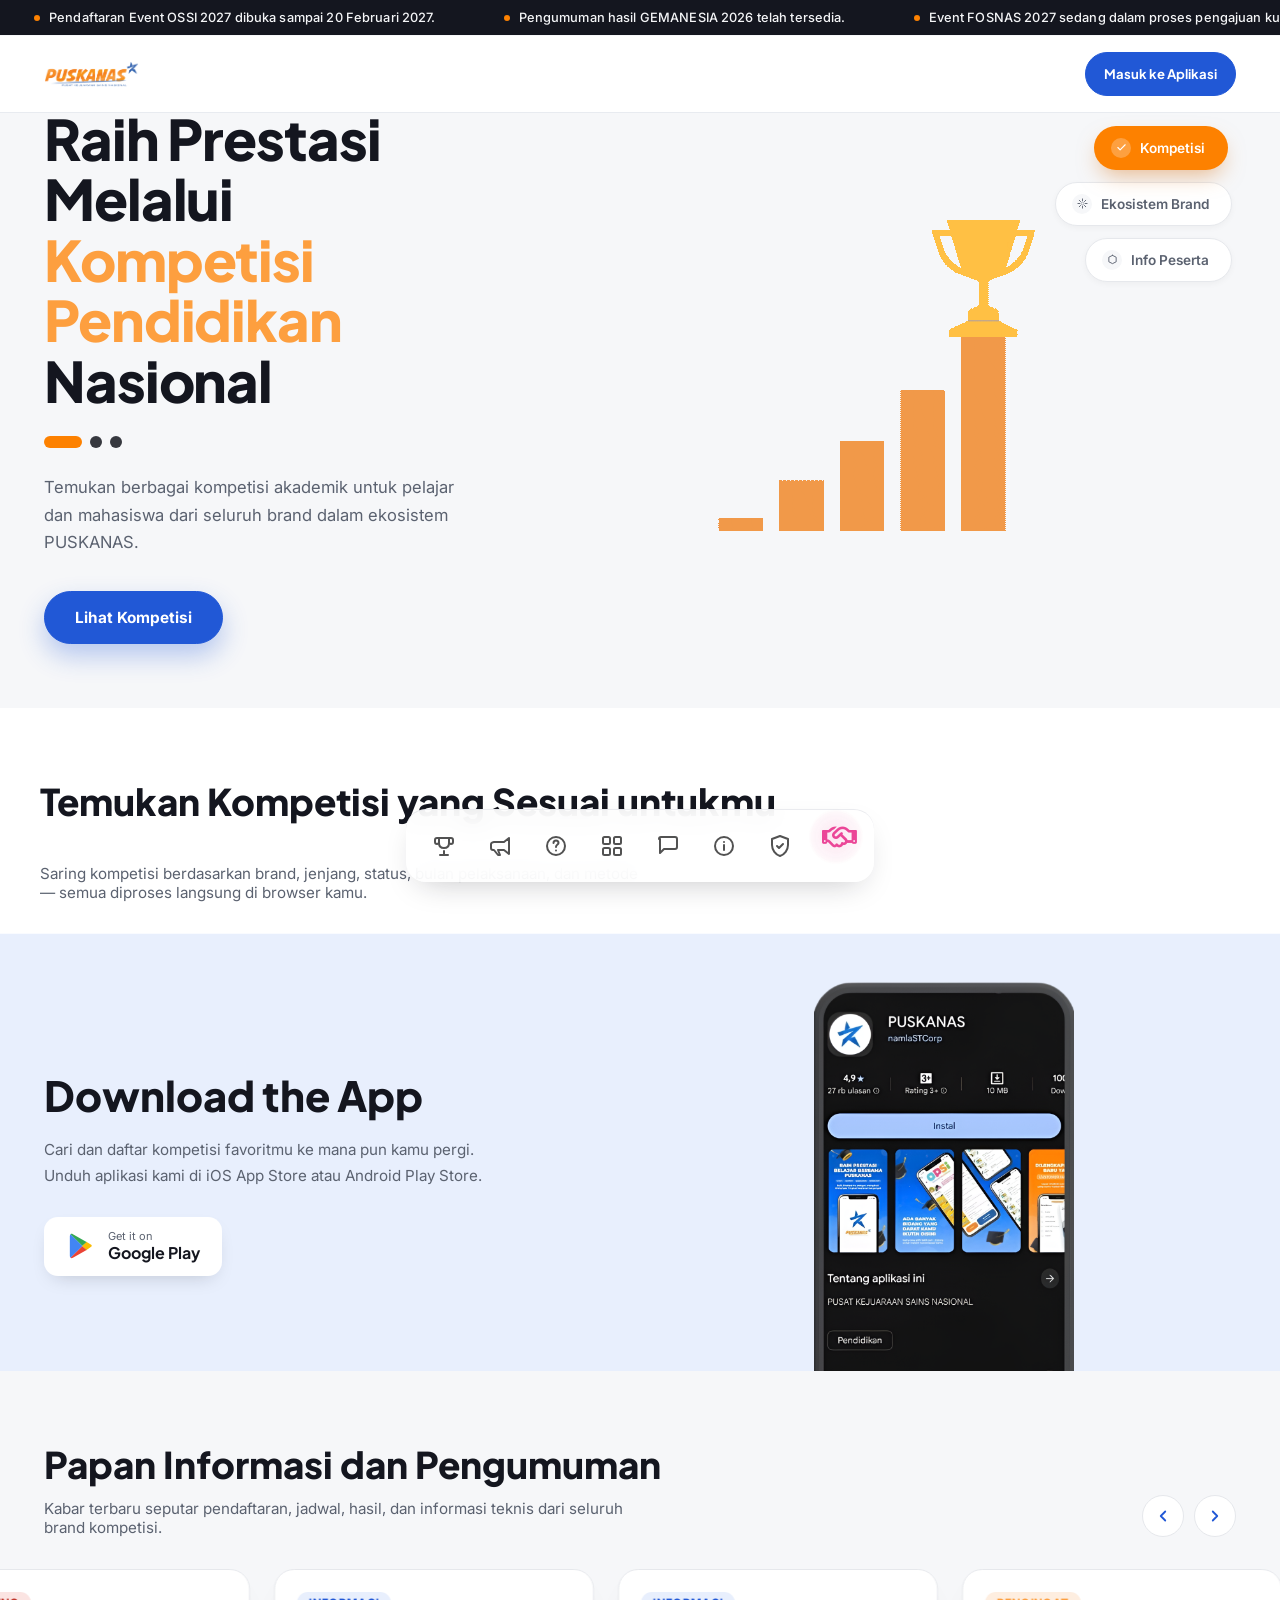
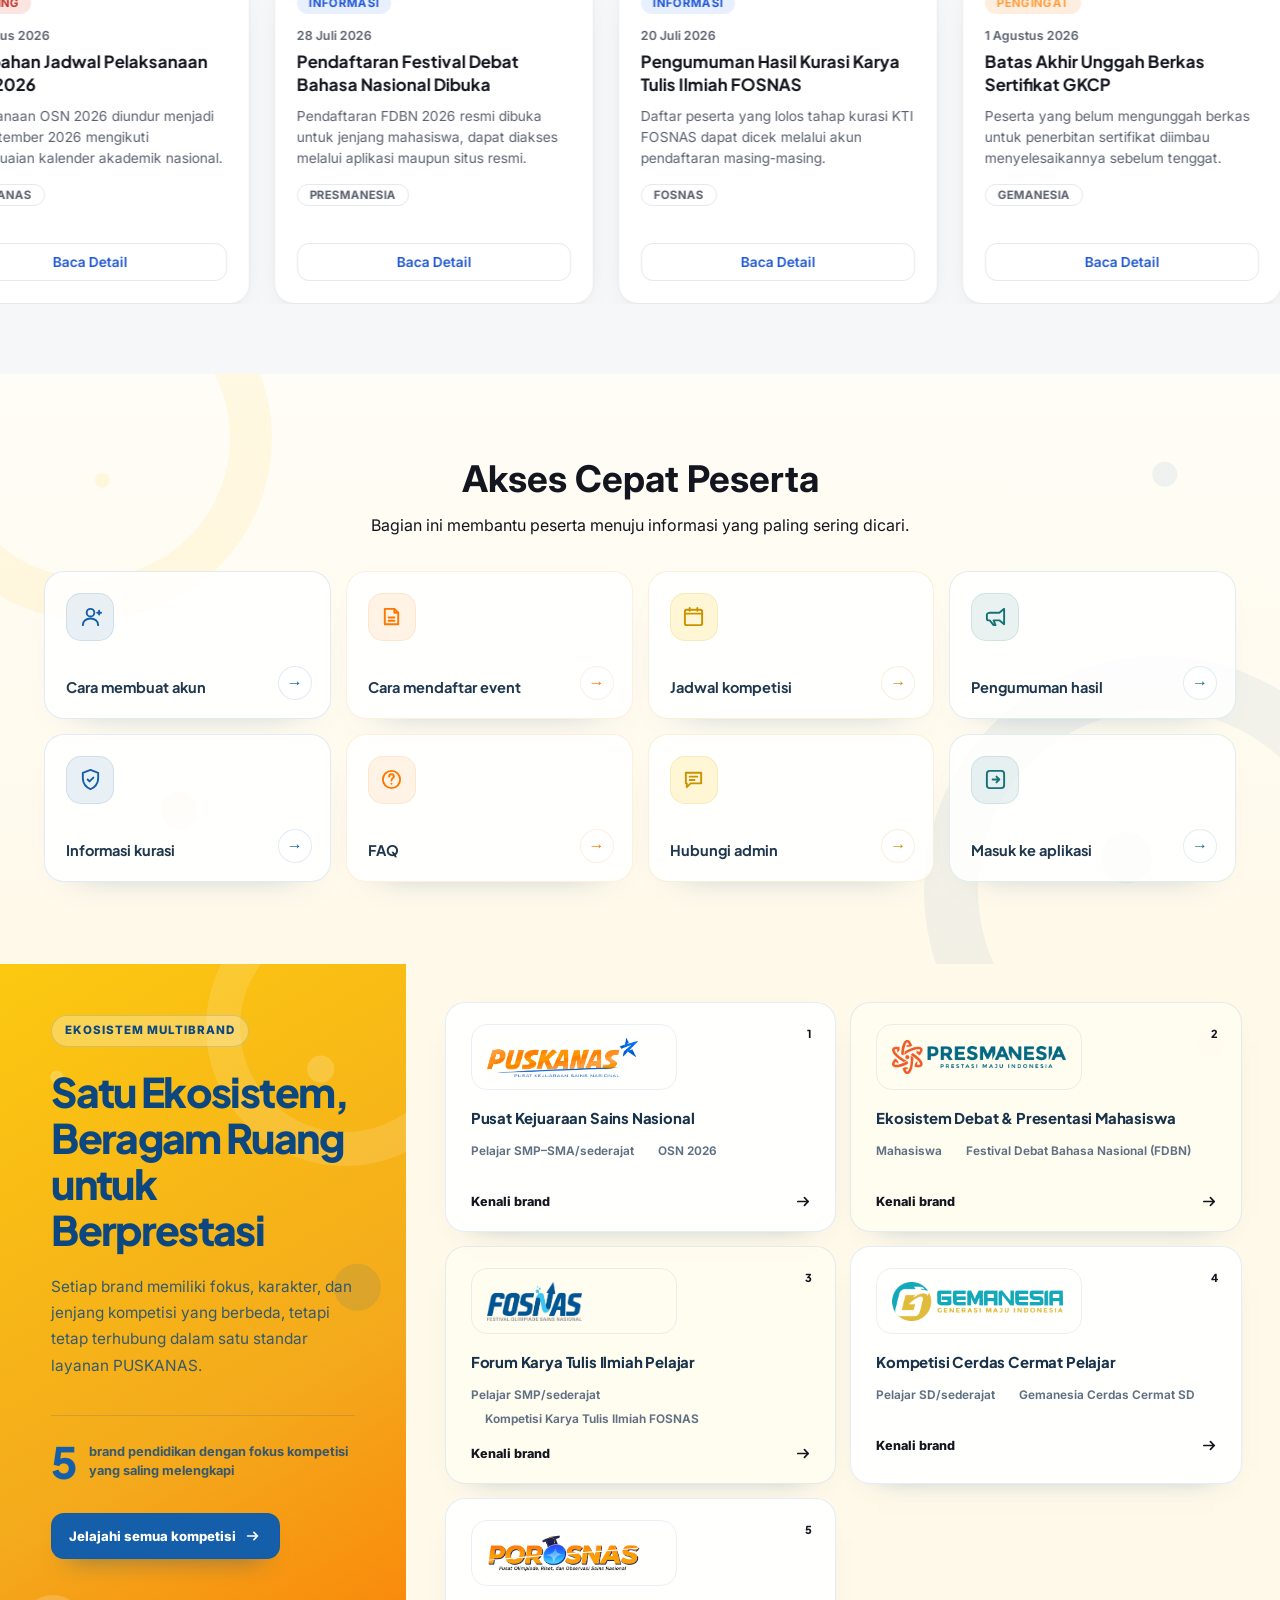
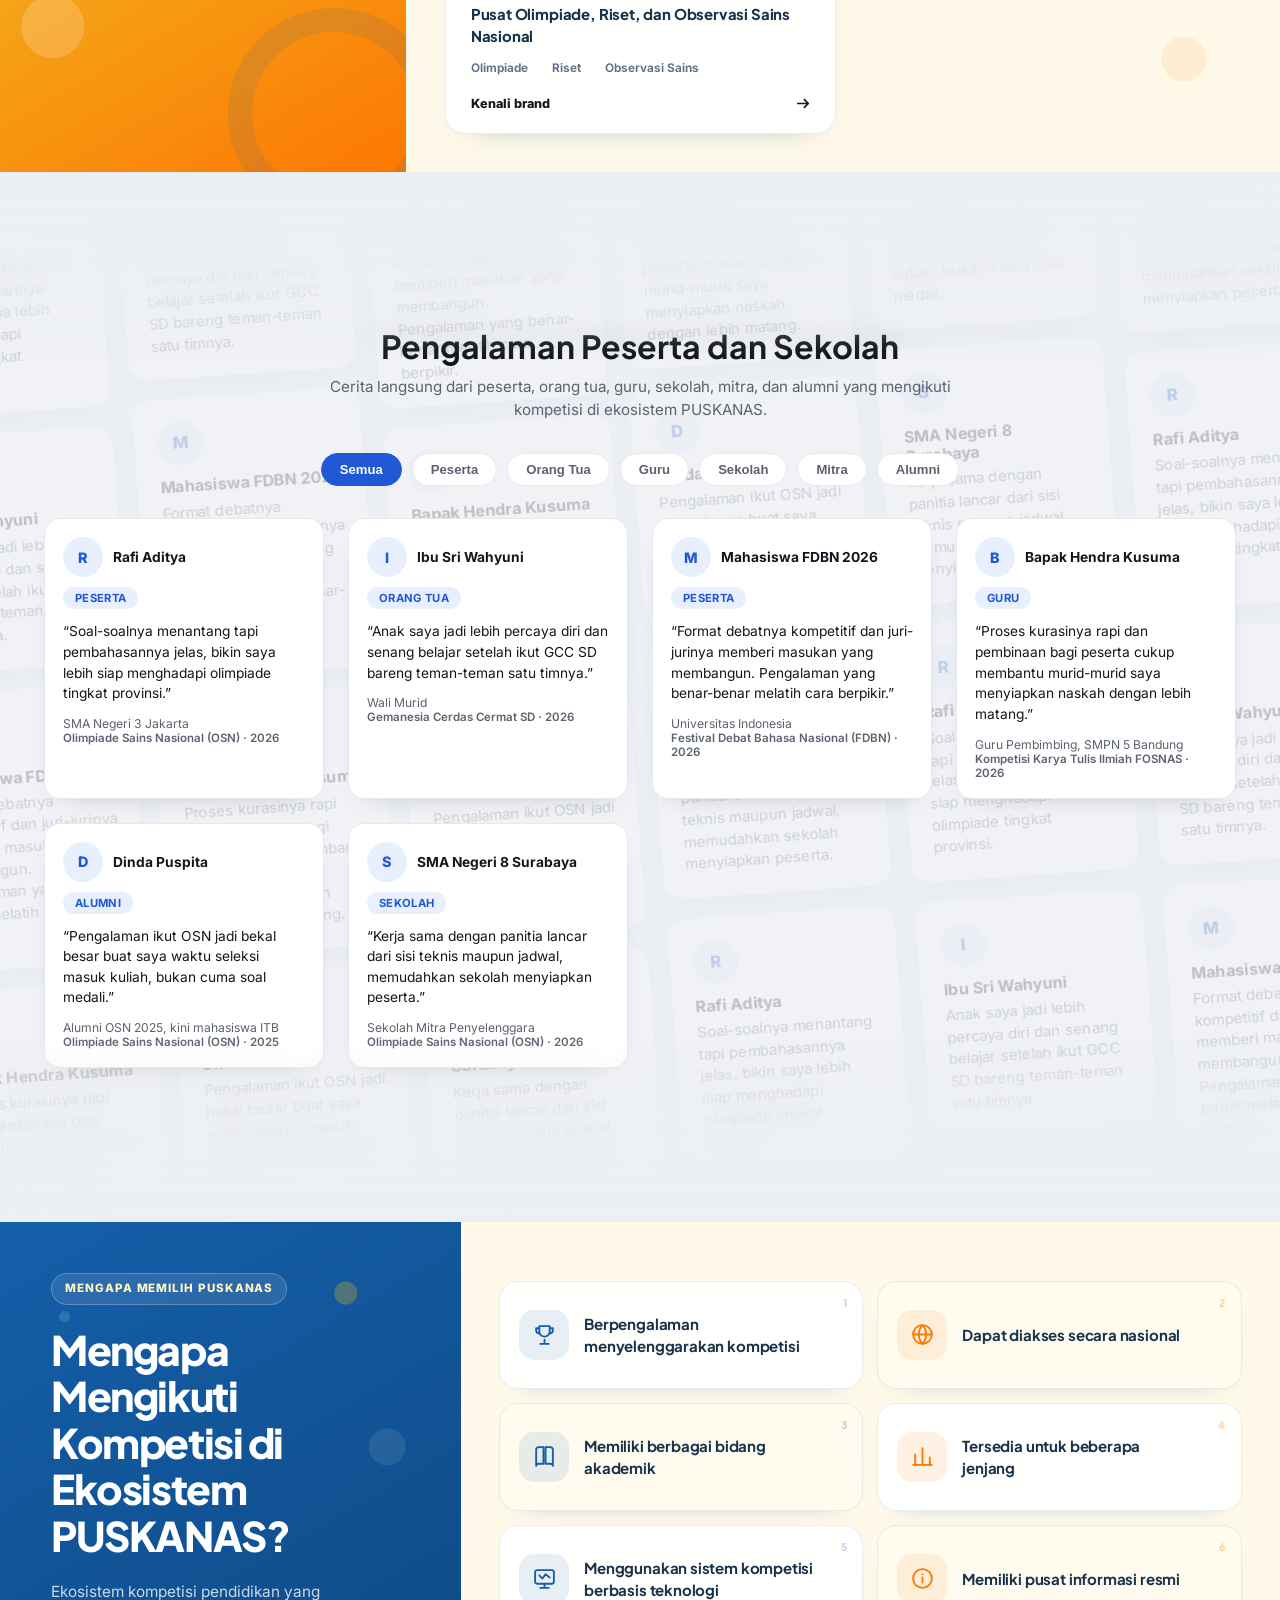
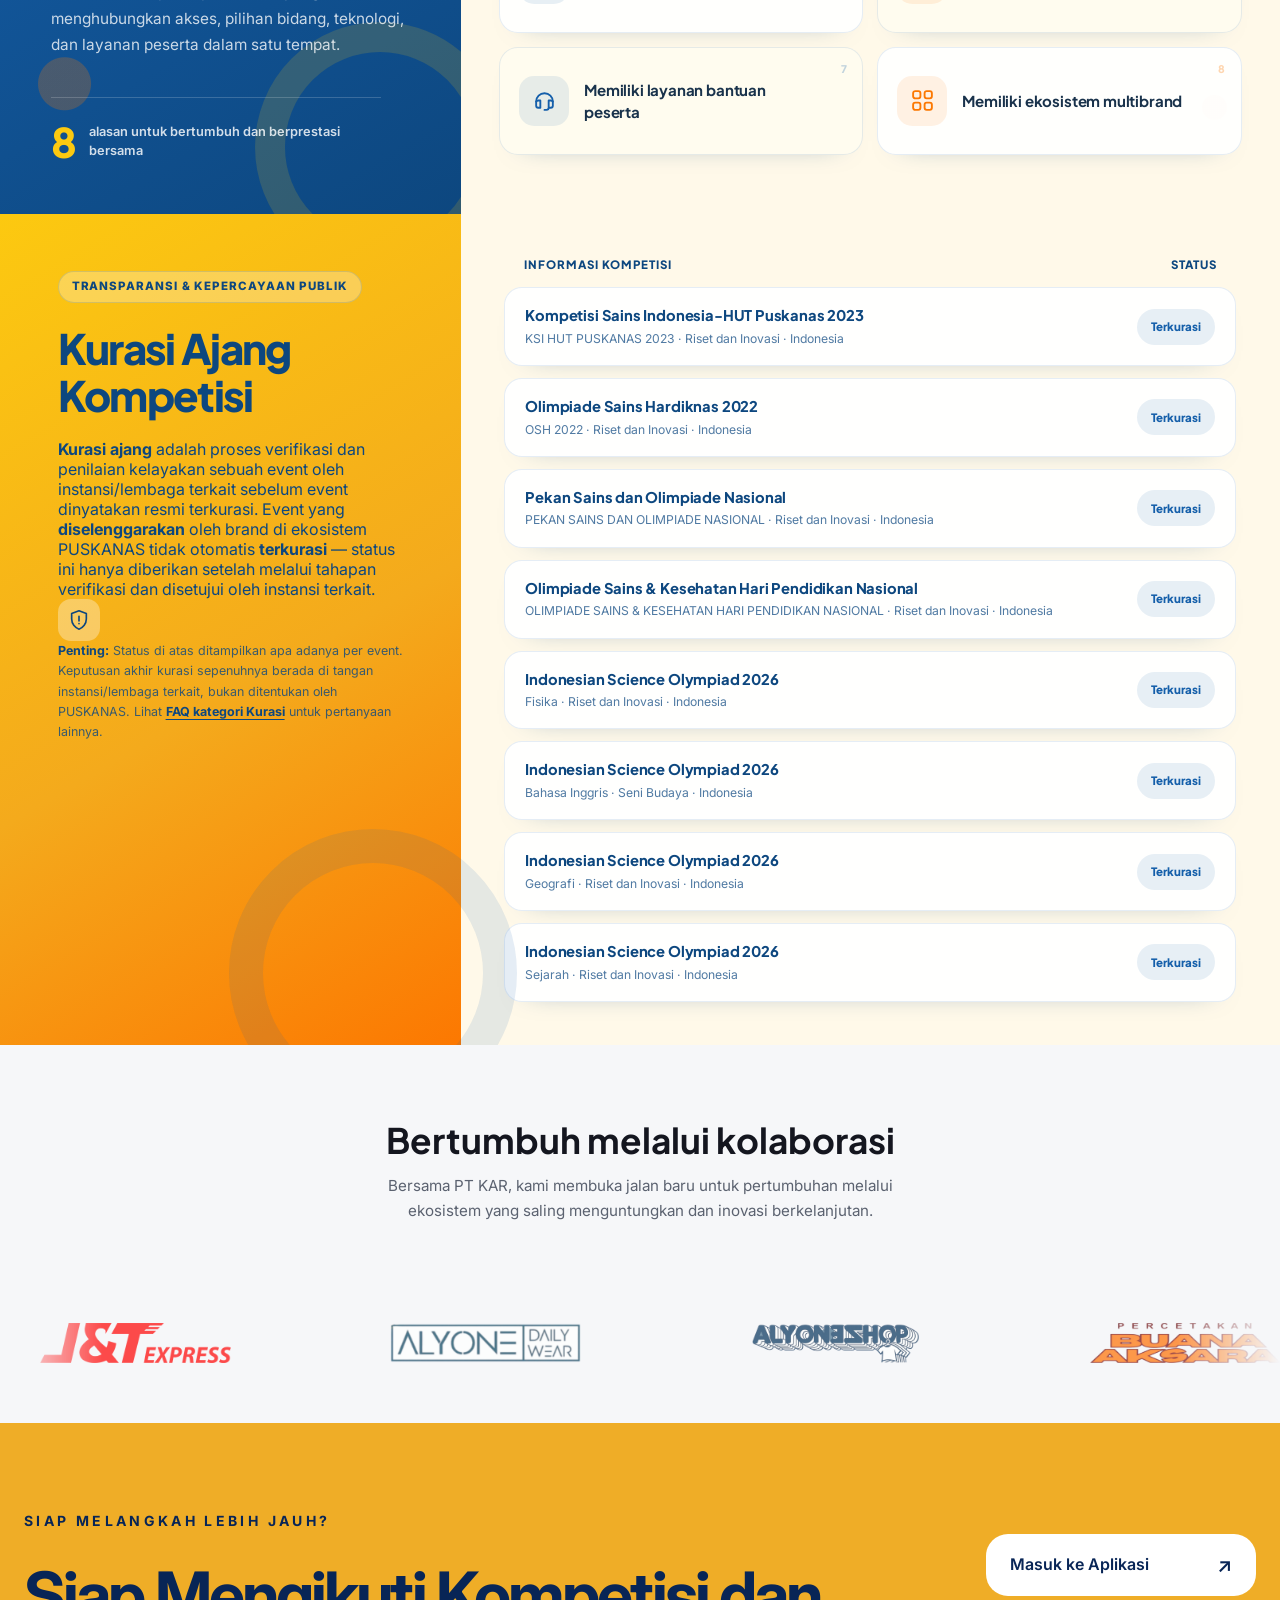
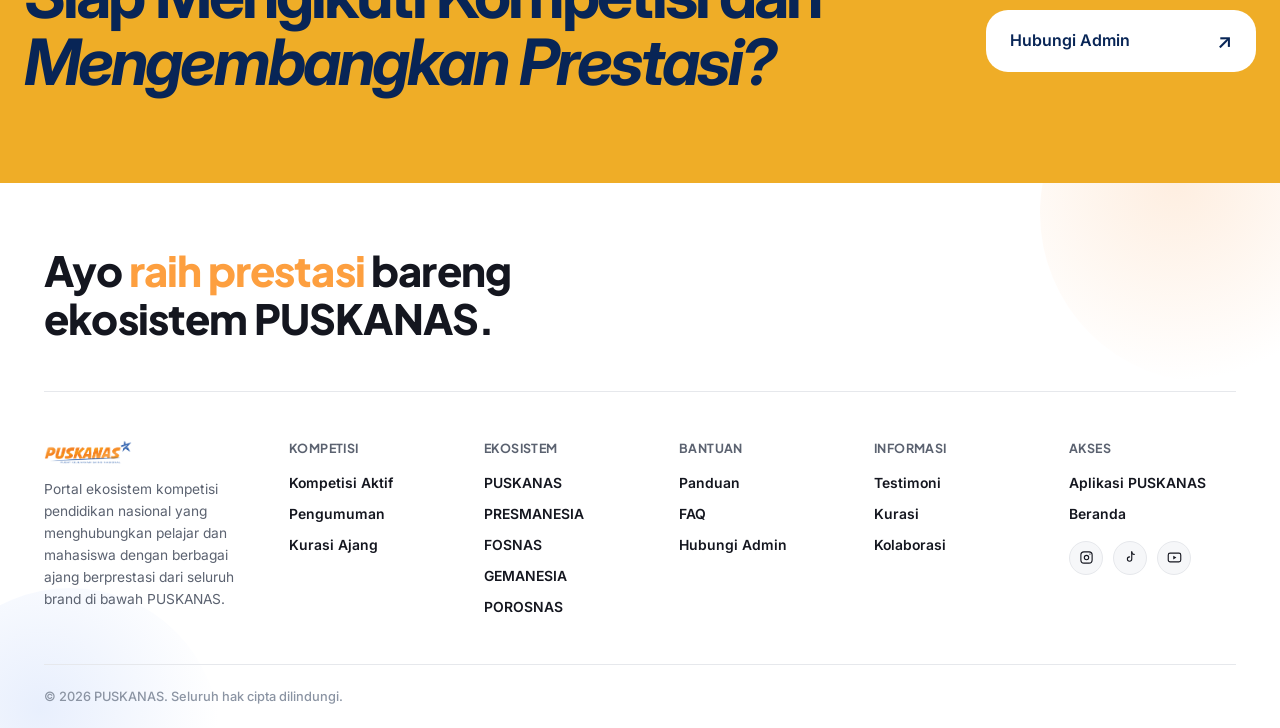
<file: index.html>
<!DOCTYPE html>
<html lang="id">
<head>
<meta charset="UTF-8">
<meta name="viewport" content="width=device-width, initial-scale=1.0">
<title>PUSKANAS — Hero Section</title>
<link rel="icon" type="image/x-icon" href="assets/images/favicon.ico">
<link rel="icon" type="image/png" sizes="32x32" href="assets/images/favicon-192.png">
<link rel="apple-touch-icon" href="assets/images/apple-touch-icon.png">
<link rel="preconnect" href="https://fonts.googleapis.com">
<link rel="preconnect" href="https://fonts.gstatic.com" crossorigin>
<link href="https://fonts.googleapis.com/css2?family=Plus+Jakarta+Sans:wght@500;600;700;800&family=Inter:wght@400;500;600&display=swap" rel="stylesheet">
<link rel="stylesheet" href="style.css?v=kurasi-index-redesign-2">
<link rel="stylesheet" href="assets/css/brand-orbit.css">



<link rel="stylesheet" href="assets/css/components.css?v=1">
<link rel="stylesheet" href="https://cdnjs.cloudflare.com/ajax/libs/font-awesome/6.5.2/css/all.min.css">
</head>
<body>
  <div class="info-bar" aria-label="Informasi dan pengumuman">
    <div class="info-track">
      <span class="info-item"><span class="dot"></span>Pendaftaran Event OSSI 2027 dibuka sampai 20 Februari 2027.</span>
      <span class="info-item"><span class="dot"></span>Pengumuman hasil GEMANESIA 2026 telah tersedia.</span>
      <span class="info-item"><span class="dot"></span>Event FOSNAS 2027 sedang dalam proses pengajuan kurasi.</span>
      <span class="info-item" aria-hidden="true"><span class="dot"></span>Pendaftaran Event OSSI 2027 dibuka sampai 20 Februari 2027.</span>
      <span class="info-item" aria-hidden="true"><span class="dot"></span>Pengumuman hasil GEMANESIA 2026 telah tersedia.</span>
      <span class="info-item" aria-hidden="true"><span class="dot"></span>Event FOSNAS 2027 sedang dalam proses pengajuan kurasi.</span>
    </div>
  </div>

  <!-- Navbar dimuat dari components/navbar.html -->
  <div id="site-navbar"></div>

  <div class="wrap">

    <div class="hero">
      <!-- LEFT -->
      <div>
        <h1 id="slideTitle" class="hero-fade">Raih Prestasi Melalui <span class="hl">Kompetisi Pendidikan</span> Nasional</h1>

        <div class="indicator" id="indicator">
          <div class="seg active" data-i="0"></div>
          <div class="seg" data-i="1"></div>
          <div class="seg" data-i="2"></div>
        </div>

        <p class="lede hero-fade" id="slideDesc">Temukan berbagai kompetisi akademik untuk pelajar dan mahasiswa dari seluruh brand dalam ekosistem PUSKANAS.</p>

        <a href="#" class="btn-primary hero-fade" id="slideCta">Lihat Kompetisi</a>
      </div>

      <!-- RIGHT -->
      <div class="visual">
        <div class="photo-slot" id="photoSlot">
          <img id="photoImg" class="photo-img" alt="Ilustrasi hero PUSKANAS">

          <!-- Gambar untuk panel "Ekosistem Brand": animasi 5 logo brand berputar, menggantikan foto statis khusus di slide ini -->
          <section class="brand-orbit" id="brandOrbit" aria-labelledby="brandOrbitTitle">
            <div class="brand-orbit__stage" data-brand-orbit>
              <div class="brand-orbit__glow" aria-hidden="true"></div>
              <div class="brand-orbit__ring brand-orbit__ring--outer" aria-hidden="true"></div>
              <div class="brand-orbit__ring brand-orbit__ring--inner" aria-hidden="true"></div>

              <div class="brand-orbit__hub">
                <span class="brand-orbit__hub-icon" aria-hidden="true">
                  <svg viewBox="0 0 64 64" role="img">
                    <path d="M8 25 32 13l24 12-24 12L8 25Z"/>
                    <path d="M17 31v12c8 7 22 7 30 0V31"/>
                    <path d="M54 27v16"/>
                  </svg>
                </span>
                <!-- <h3 id="brandOrbitTitle">Ekosistem<br>PUSKANAS</h3>
                <p>Satu ekosistem pendidikan</p> -->
              </div>

              <div class="brand-orbit__item" style="--orbit-delay: 0s;">
                <div class="brand-orbit__counter-rotation" style="--orbit-delay: 0s;">
                  <article class="brand-card">
                    <img src="assets/images/puskanas.webp" alt="Logo PUSKANAS" draggable="false">
        </article>
                </div>
              </div>

              <div class="brand-orbit__item" style="--orbit-delay: -4s;">
                <div class="brand-orbit__counter-rotation" style="--orbit-delay: -4s;">
                  <article class="brand-card">
                    <img src="assets/images/gemanesia.webp" alt="Logo GEMANESIA" draggable="false">
        </article>
                </div>
              </div>

              <div class="brand-orbit__item" style="--orbit-delay: -8s;">
                <div class="brand-orbit__counter-rotation" style="--orbit-delay: -8s;">
                  <article class="brand-card">
                    <img src="assets/images/presmanesia.webp" alt="Logo PRESMANESIA" draggable="false">
        </article>
                </div>
              </div>

              <div class="brand-orbit__item" style="--orbit-delay: -12s;">
                <div class="brand-orbit__counter-rotation" style="--orbit-delay: -12s;">
                  <article class="brand-card">
                    <img src="assets/images/fosnas.webp" alt="Logo FOSNAS" draggable="false">
        </article>
                </div>
              </div>

              <div class="brand-orbit__item" style="--orbit-delay: -16s;">
                <div class="brand-orbit__counter-rotation" style="--orbit-delay: -16s;">
                  <article class="brand-card brand-card--porosnas">
                    <img src="assets/images/porosnas.png" alt="Logo POROSNAS" draggable="false">
                  </article>
                </div>
              </div>

             
            </div>
          </section>
        </div>

        <!-- Gambar akan otomatis berganti tiap panel aktif berubah, membaca dari hero-1.gif, assets/images/hero-2.png, hero-3.png.
             Selama file belum diunggah ke folder tersebut, kotak placeholder di atas akan tetap tampil sebagai penanda. -->

        <div class="pill-stack" id="pillStack">
          <button class="pill active" data-i="0">
            <span class="dot"><svg viewBox="0 0 24 24" fill="none"><path d="M20 6L9 17L4 12" stroke-width="2.4" stroke-linecap="round" stroke-linejoin="round"/></svg></span>
            Kompetisi
          </button>
          <button class="pill outline" data-i="1">
            <span class="dot"><svg viewBox="0 0 24 24" fill="none"><circle cx="12" cy="12" r="3"/><path d="M12 2V6M12 18V22M4.9 4.9L7.8 7.8M16.2 16.2L19.1 19.1M2 12H6M18 12H22M4.9 19.1L7.8 16.2M16.2 7.8L19.1 4.9" stroke-width="2" stroke-linecap="round"/></svg></span>
            Ekosistem Brand
          </button>
          <button class="pill outline" data-i="2">
            <span class="dot"><svg viewBox="0 0 24 24" fill="none"><path d="M12 3L4 7V17L12 21L20 17V7L12 3Z" stroke-width="2" stroke-linecap="round" stroke-linejoin="round"/></svg></span>
            Info Peserta
          </button>
        </div>


      </div>
    </div>
  </div>
 
  <section class="komp-filter" id="filter-kompetisi">
    <div class="komp-filter-inner">
      <h2>Temukan Kompetisi yang Sesuai untukmu</h2>
      <p>Saring kompetisi berdasarkan brand, jenjang, status, bulan pelaksanaan, dan metode — semua diproses langsung di browser kamu.</p>
      <section class="download-app">
        <div class="download-app-inner">
          <div class="download-copy">
            <h2>Download the App</h2>
            <p>Cari dan daftar kompetisi favoritmu ke mana pun kamu pergi. Unduh aplikasi kami di iOS App Store atau Android Play Store.</p>
            <div class="store-badges">

              <a href="https://play.google.com/store/apps/details?id=com.namlastcorp.newgen_pusk&pcampaignid=web_share" class="store-badge">
      
  <svg
    class="google-play-icon"
    viewBox="0 0 24 24"
    aria-hidden="true"
  >
    <path
      fill="#4285F4"
      d="M3.61 2.65c-.34.36-.54.92-.54 1.64v15.42c0 .72.2 1.28.55 1.64l.1.08L13 12.15v-.29L3.71 2.57l-.1.08z"
    />
    <path
      fill="#FBBC04"
      d="M16.2 15.35l-3.2-3.2v-.3l3.21-3.21 3.63 2.06c1.04.59 1.04 1.55 0 2.14l-3.64 2.51z"
    />
    <path
      fill="#EA4335"
      d="M13 12.15l-9.34 9.28c.35.36 1.02.4 1.86-.07l10.93-6.2-3.45-3.01z"
    />
    <path
      fill="#34A853"
      d="M13 11.85l3.45-3-10.93-6.2c-.84-.48-1.51-.43-1.86-.07L13 11.85z"
    />
  </svg>

  <span>
    <small>Get it on</small>
    <strong>Google Play</strong>
  </span>
</a>

            </div>
          </div>
    
          <div class="phone-mockup">
            <!-- TODO: nanti kalau sudah ada gambar HP, ganti div ini jadi:
                 <img src="nama-file.jpg" alt="Preview aplikasi PUSKANAS di HP" class="phone-image"> -->
            <div class="phone-image" role="img" aria-label="Preview aplikasi PUSKANAS di HP"><img src="gambarhp.png" alt=""></div>
          </div>
        </div>
      </section>
</div>
</section>

  <section class="papan-pengumuman" id="papan-pengumuman">
    <div class="papan-inner">
      <div class="papan-head">
        <div>
          <h2>Papan Informasi dan Pengumuman</h2>
          <p>Kabar terbaru seputar pendaftaran, jadwal, hasil, dan informasi teknis dari seluruh brand kompetisi.</p>
        </div>
        <div class="papan-nav">
          <button type="button" class="papan-nav-btn" id="papanPrev" aria-label="Pengumuman sebelumnya">
            <svg width="18" height="18" viewBox="0 0 24 24" fill="none" stroke="currentColor" stroke-width="2.4" stroke-linecap="round" stroke-linejoin="round" aria-hidden="true"><path d="M15 18l-6-6 6-6"/></svg>
          </button>
          <button type="button" class="papan-nav-btn" id="papanNext" aria-label="Pengumuman berikutnya">
            <svg width="18" height="18" viewBox="0 0 24 24" fill="none" stroke="currentColor" stroke-width="2.4" stroke-linecap="round" stroke-linejoin="round" aria-hidden="true"><path d="M9 6l6 6-6 6"/></svg>
          </button>
        </div>
      </div>

      <div class="papan-marquee">
        <div class="papan-track" id="papanTrack">
          <article class="papan-card">
            <span class="papan-badge is-penting">Penting</span>
            <time class="papan-date" datetime="2026-08-05">5 Agustus 2026</time>
            <h3>Perubahan Jadwal Pelaksanaan OSN 2026</h3>
            <p class="papan-ringkasan">Pelaksanaan OSN 2026 diundur menjadi 22 September 2026 mengikuti penyesuaian kalender akademik nasional.</p>
            <span class="papan-brand">PUSKANAS</span>
            <a href="pengumuman.html?id=osn-2026-jadwal" class="komp-cta-secondary">Baca Detail</a>
        </article>

          <article class="papan-card">
            <span class="papan-badge is-informasi">Informasi</span>
            <time class="papan-date" datetime="2026-07-28">28 Juli 2026</time>
            <h3>Pendaftaran Festival Debat Bahasa Nasional Dibuka</h3>
            <p class="papan-ringkasan">Pendaftaran FDBN 2026 resmi dibuka untuk jenjang mahasiswa, dapat diakses melalui aplikasi maupun situs resmi.</p>
            <span class="papan-brand">PRESMANESIA</span>
            <a href="pengumuman.html?id=fdbn-pendaftaran" class="komp-cta-secondary">Baca Detail</a>
        </article>

          <article class="papan-card">
            <span class="papan-badge is-informasi">Informasi</span>
            <time class="papan-date" datetime="2026-07-20">20 Juli 2026</time>
            <h3>Pengumuman Hasil Kurasi Karya Tulis Ilmiah FOSNAS</h3>
            <p class="papan-ringkasan">Daftar peserta yang lolos tahap kurasi KTI FOSNAS dapat dicek melalui akun pendaftaran masing-masing.</p>
            <span class="papan-brand">FOSNAS</span>
            <a href="pengumuman.html?id=kti-fosnas-hasil" class="komp-cta-secondary">Baca Detail</a>
        </article>

          <article class="papan-card">
            <span class="papan-badge is-pengingat">Pengingat</span>
            <time class="papan-date" datetime="2026-08-01">1 Agustus 2026</time>
            <h3>Batas Akhir Unggah Berkas Sertifikat GKCP</h3>
            <p class="papan-ringkasan">Peserta yang belum mengunggah berkas untuk penerbitan sertifikat diimbau menyelesaikannya sebelum tenggat.</p>
            <span class="papan-brand">GEMANESIA</span>
            <a href="pengumuman.html?id=gkcp-sertifikat" class="komp-cta-secondary">Baca Detail</a>
        </article>

          <article class="papan-card">
            <span class="papan-badge is-informasi">Informasi</span>
            <time class="papan-date" datetime="2026-07-15">15 Juli 2026</time>
            <h3>Pemeliharaan Sistem Aplikasi PUSKANAS</h3>
            <p class="papan-ringkasan">Aplikasi akan mengalami pemeliharaan terjadwal sehingga pendaftaran dan pengiriman berkas bisa terganggu sementara.</p>
            <span class="papan-brand">PUSKANAS</span>
            <a href="pengumuman.html?id=puskanas-pemeliharaan" class="komp-cta-secondary">Baca Detail</a>
        </article>

          <article class="papan-card is-tuntas">
            <span class="papan-badge is-selesai">Selesai</span>
            <time class="papan-date" datetime="2026-06-30">30 Juni 2026</time>
            <h3>Pengiriman Piala dan Sertifikat PPSC 2026 Selesai</h3>
            <p class="papan-ringkasan">Seluruh piala dan sertifikat pemenang Puskanas Physics and Science Challenge telah dikirimkan ke alamat pemenang.</p>
            <span class="papan-brand">PUSKANAS</span>
            <a href="pengumuman.html?id=ppsc-2026-selesai" class="komp-cta-secondary">Baca Detail</a>
        </article>

          <!-- duplikat untuk loop marquee tanpa jeda; disembunyikan dari pembaca layar & keyboard -->
          <article class="papan-card" aria-hidden="true">
            <span class="papan-badge is-penting">Penting</span>
            <time class="papan-date" datetime="2026-08-05">5 Agustus 2026</time>
            <h3>Perubahan Jadwal Pelaksanaan OSN 2026</h3>
            <p class="papan-ringkasan">Pelaksanaan OSN 2026 diundur menjadi 22 September 2026 mengikuti penyesuaian kalender akademik nasional.</p>
            <span class="papan-brand">PUSKANAS</span>
            <a href="pengumuman.html?id=osn-2026-jadwal" class="komp-cta-secondary" tabindex="-1">Baca Detail</a>
        </article>

          <article class="papan-card" aria-hidden="true">
            <span class="papan-badge is-informasi">Informasi</span>
            <time class="papan-date" datetime="2026-07-28">28 Juli 2026</time>
            <h3>Pendaftaran Festival Debat Bahasa Nasional Dibuka</h3>
            <p class="papan-ringkasan">Pendaftaran FDBN 2026 resmi dibuka untuk jenjang mahasiswa, dapat diakses melalui aplikasi maupun situs resmi.</p>
            <span class="papan-brand">PRESMANESIA</span>
            <a href="pengumuman.html?id=fdbn-pendaftaran" class="komp-cta-secondary" tabindex="-1">Baca Detail</a>
        </article>

          <article class="papan-card" aria-hidden="true">
            <span class="papan-badge is-informasi">Informasi</span>
            <time class="papan-date" datetime="2026-07-20">20 Juli 2026</time>
            <h3>Pengumuman Hasil Kurasi Karya Tulis Ilmiah FOSNAS</h3>
            <p class="papan-ringkasan">Daftar peserta yang lolos tahap kurasi KTI FOSNAS dapat dicek melalui akun pendaftaran masing-masing.</p>
            <span class="papan-brand">FOSNAS</span>
            <a href="pengumuman.html?id=kti-fosnas-hasil" class="komp-cta-secondary" tabindex="-1">Baca Detail</a>
        </article>

          <article class="papan-card" aria-hidden="true">
            <span class="papan-badge is-pengingat">Pengingat</span>
            <time class="papan-date" datetime="2026-08-01">1 Agustus 2026</time>
            <h3>Batas Akhir Unggah Berkas Sertifikat GKCP</h3>
            <p class="papan-ringkasan">Peserta yang belum mengunggah berkas untuk penerbitan sertifikat diimbau menyelesaikannya sebelum tenggat.</p>
            <span class="papan-brand">GEMANESIA</span>
            <a href="pengumuman.html?id=gkcp-sertifikat" class="komp-cta-secondary" tabindex="-1">Baca Detail</a>
        </article>

          <article class="papan-card" aria-hidden="true">
            <span class="papan-badge is-informasi">Informasi</span>
            <time class="papan-date" datetime="2026-07-15">15 Juli 2026</time>
            <h3>Pemeliharaan Sistem Aplikasi PUSKANAS</h3>
            <p class="papan-ringkasan">Aplikasi akan mengalami pemeliharaan terjadwal sehingga pendaftaran dan pengiriman berkas bisa terganggu sementara.</p>
            <span class="papan-brand">PUSKANAS</span>
            <a href="pengumuman.html?id=puskanas-pemeliharaan" class="komp-cta-secondary" tabindex="-1">Baca Detail</a>
        </article>

          <article class="papan-card is-tuntas" aria-hidden="true">
            <span class="papan-badge is-selesai">Selesai</span>
            <time class="papan-date" datetime="2026-06-30">30 Juni 2026</time>
            <h3>Pengiriman Piala dan Sertifikat PPSC 2026 Selesai</h3>
            <p class="papan-ringkasan">Seluruh piala dan sertifikat pemenang Puskanas Physics and Science Challenge telah dikirimkan ke alamat pemenang.</p>
            <span class="papan-brand">PUSKANAS</span>
            <a href="pengumuman.html?id=ppsc-2026-selesai" class="komp-cta-secondary" tabindex="-1">Baca Detail</a>
        </article>
        </div>
      </div>
    </div>
  </section>

  <section class="akses-cepat" id="akses-cepat">
    <div class="akses-cepat-inner">
      <div class="akses-cepat-head">
        <h2>Akses Cepat Peserta</h2>
        <p>Bagian ini membantu peserta menuju informasi yang paling sering dicari.</p>
      </div>

      <nav class="akses-grid" aria-label="Menu akses cepat">
        <a href="panduan.html#akun" class="akses-item">
          <span class="akses-ic"><svg viewBox="0 0 24 24" fill="none" stroke-linecap="round" stroke-linejoin="round"><circle cx="12" cy="8" r="4" stroke-width="2"/><path d="M4 21C4 17 7.5 14 12 14C16.5 14 20 17 20 21" stroke-width="2"/><path d="M19 8H23M21 6V10" stroke-width="2"/></svg></span>
          Cara membuat akun
        </a>
        <a href="panduan.html#daftar" class="akses-item">
          <span class="akses-ic"><svg viewBox="0 0 24 24" fill="none" stroke-linecap="round" stroke-linejoin="round"><path d="M5 4H15L19 8V20H5V4Z" stroke-width="2"/><path d="M15 4V8H19" stroke-width="2"/><path d="M9 13H15M9 16.5H15" stroke-width="2"/></svg></span>
          Cara mendaftar event
        </a>
        <a href="#filter-kompetisi" class="akses-item">
          <span class="akses-ic"><svg viewBox="0 0 24 24" fill="none" stroke-linecap="round" stroke-linejoin="round"><rect x="3" y="5" width="18" height="16" rx="2" stroke-width="2"/><path d="M3 9H21" stroke-width="2"/><path d="M8 3V6M16 3V6" stroke-width="2"/></svg></span>
          Jadwal kompetisi
        </a>
        <a href="#papan-pengumuman" class="akses-item">
          <span class="akses-ic"><svg viewBox="0 0 24 24" fill="none" stroke-linecap="round" stroke-linejoin="round"><path d="M3 10V14C3 15 4 16 5 16H6L10 21H12L10 16H16L21 20V4L16 8H10H6C5 8 3 9 3 10Z" stroke-width="2"/></svg></span>
          Pengumuman hasil
        </a>
        <a href="#kurasi" class="akses-item">
          <span class="akses-ic"><svg viewBox="0 0 24 24" fill="none" stroke-linecap="round" stroke-linejoin="round"><path d="M12 2L20 5V11C20 16 16.5 20.5 12 22C7.5 20.5 4 16 4 11V5L12 2Z" stroke-width="2"/><path d="M9 12L11 14L15 10" stroke-width="2"/></svg></span>
          Informasi kurasi
        </a>
        <a href="faq.html" class="akses-item">
          <span class="akses-ic"><svg viewBox="0 0 24 24" fill="none" stroke-linecap="round" stroke-linejoin="round"><circle cx="12" cy="12" r="9" stroke-width="2"/><path d="M9.5 9C9.5 7.5 10.5 6.5 12 6.5C13.5 6.5 14.5 7.5 14.5 9C14.5 10.5 12 10.5 12 13" stroke-width="2"/><circle cx="12" cy="16.5" r="1" fill="currentColor" stroke="none"/></svg></span>
          FAQ
        </a>
        <a href="panduan.html#admin" class="akses-item">
          <span class="akses-ic"><svg viewBox="0 0 24 24" fill="none" stroke-linecap="round" stroke-linejoin="round"><path d="M4 5H20V16H9L5 20V16H4V5Z" stroke-width="2"/><path d="M8 9H16M8 12.5H13" stroke-width="2"/></svg></span>
          Hubungi admin
        </a>
        <a href="https://app.puskanas.id/" class="akses-item" target="_blank" rel="noopener">
          <span class="akses-ic"><svg viewBox="0 0 24 24" fill="none" stroke-linecap="round" stroke-linejoin="round"><rect x="3" y="3" width="18" height="18" rx="3" stroke-width="2"/><path d="M9 12H16M16 12L13 9M16 12L13 15" stroke-width="2"/></svg></span>
          Masuk ke aplikasi
        </a>
      </nav>
    </div>
  </section>

  <section class="ekosistem-brand" id="ekosistem-brand" aria-labelledby="ekosistemTitle">
    <div class="ekosistem-inner">
      <div class="ekosistem-panel">
        <div class="ekosistem-intro">
          <span class="ekosistem-eyebrow">Ekosistem multibrand</span>
          <h2 id="ekosistemTitle">Satu Ekosistem, Beragam Ruang untuk Berprestasi</h2>
          <p>Setiap brand memiliki fokus, karakter, dan jenjang kompetisi yang berbeda, tetapi tetap terhubung dalam satu standar layanan PUSKANAS.</p>

          <div class="ekosistem-summary" aria-label="Lima brand dalam ekosistem PUSKANAS">
            <strong>5</strong>
            <span>brand pendidikan dengan fokus kompetisi yang saling melengkapi</span>
          </div>

          <a class="ekosistem-all-link" href="#filter-kompetisi">
            Jelajahi semua kompetisi
            <svg viewBox="0 0 20 20" fill="none" aria-hidden="true">
              <path d="M4 10h11M11 6l4 4-4 4" stroke="currentColor" stroke-width="1.8" stroke-linecap="round" stroke-linejoin="round"/>
            </svg>
          </a>
        </div>

        <div class="ekosistem-content">
          <div class="ekosistem-grid" id="ekosistemGrid" aria-label="Daftar brand dalam ekosistem PUSKANAS">
            <!-- Kartu brand dirender otomatis oleh ekosistem-brand.js dari data-brand.js -->
          </div>


        </div>
      </div>
    </div>
  </section>

  <section class="testimoni-section" id="testimoni">
    <div class="testimoni-bg" id="testimoniBg" aria-hidden="true"></div>
    <div class="testimoni-inner">
      <div class="testimoni-head">
        <h2>Pengalaman Peserta dan Sekolah</h2>
        <p>Cerita langsung dari peserta, orang tua, guru, sekolah, mitra, dan alumni yang mengikuti kompetisi di ekosistem PUSKANAS.</p>
      </div>

      <div class="testimoni-filter" id="testimoniFilter" role="group" aria-label="Saring testimoni berdasarkan sumber">
        <button type="button" class="testimoni-chip is-active" data-sumber="semua">Semua</button>
        <button type="button" class="testimoni-chip" data-sumber="peserta">Peserta</button>
        <button type="button" class="testimoni-chip" data-sumber="orangtua">Orang Tua</button>
        <button type="button" class="testimoni-chip" data-sumber="guru">Guru</button>
        <button type="button" class="testimoni-chip" data-sumber="sekolah">Sekolah</button>
        <button type="button" class="testimoni-chip" data-sumber="mitra">Mitra</button>
        <button type="button" class="testimoni-chip" data-sumber="alumni">Alumni</button>
      </div>

      <div class="testimoni-grid" id="testimoniGrid"></div>
      <p class="testimoni-empty" id="testimoniEmpty" hidden>Belum ada testimoni untuk kategori ini.</p>
    </div>
  </section>

  <section class="alasan-section" id="alasan" aria-labelledby="alasanTitle">
    <div class="alasan-inner">
      <div class="alasan-panel">
        <div class="alasan-intro">
          <span class="alasan-eyebrow">Mengapa memilih PUSKANAS</span>
          <h2 id="alasanTitle">Mengapa Mengikuti Kompetisi di Ekosistem PUSKANAS?</h2>
          <p>Ekosistem kompetisi pendidikan yang menghubungkan akses, pilihan bidang, teknologi, dan layanan peserta dalam satu tempat.</p>

          <div class="alasan-summary" aria-label="Delapan alasan memilih ekosistem PUSKANAS">
            <strong>8</strong>
            <span>alasan untuk bertumbuh dan berprestasi bersama</span>
          </div>
        </div>

        <div class="alasan-content">
          <div class="alasan-grid">
            <article class="alasan-card">
              <span class="alasan-number" aria-hidden="true">1</span>
              <span class="alasan-icon" aria-hidden="true">
                <svg viewBox="0 0 24 24" fill="none" stroke="currentColor" stroke-width="1.8" stroke-linecap="round" stroke-linejoin="round">
                  <path d="M8 21h8M12 17v4M7 4h10v5a5 5 0 0 1-10 0V4Z"/>
                  <path d="M7 6H4v2a3 3 0 0 0 3 3M17 6h3v2a3 3 0 0 1-3 3"/>
                </svg>
              </span>
              <h3>Berpengalaman menyelenggarakan kompetisi</h3>
            </article>

            <article class="alasan-card">
              <span class="alasan-number" aria-hidden="true">2</span>
              <span class="alasan-icon" aria-hidden="true">
                <svg viewBox="0 0 24 24" fill="none" stroke="currentColor" stroke-width="1.8" stroke-linecap="round" stroke-linejoin="round">
                  <circle cx="12" cy="12" r="9"/>
                  <path d="M3 12h18M12 3c2.3 2.5 3.5 5.5 3.5 9S14.3 18.5 12 21M12 3C9.7 5.5 8.5 8.5 8.5 12S9.7 18.5 12 21"/>
                </svg>
              </span>
              <h3>Dapat diakses secara nasional</h3>
            </article>

            <article class="alasan-card">
              <span class="alasan-number" aria-hidden="true">3</span>
              <span class="alasan-icon" aria-hidden="true">
                <svg viewBox="0 0 24 24" fill="none" stroke="currentColor" stroke-width="1.8" stroke-linecap="round" stroke-linejoin="round">
                  <path d="M4 5.5A2.5 2.5 0 0 1 6.5 3H11v16H6.5A2.5 2.5 0 0 0 4 21V5.5ZM20 5.5A2.5 2.5 0 0 0 17.5 3H13v16h4.5A2.5 2.5 0 0 1 20 21V5.5Z"/>
                </svg>
              </span>
              <h3>Memiliki berbagai bidang akademik</h3>
            </article>

            <article class="alasan-card">
              <span class="alasan-number" aria-hidden="true">4</span>
              <span class="alasan-icon" aria-hidden="true">
                <svg viewBox="0 0 24 24" fill="none" stroke="currentColor" stroke-width="1.8" stroke-linecap="round" stroke-linejoin="round">
                  <path d="M5 20V10M12 20V4M19 20v-7"/>
                  <path d="M3 20h18"/>
                </svg>
              </span>
              <h3>Tersedia untuk beberapa jenjang</h3>
            </article>

            <article class="alasan-card">
              <span class="alasan-number" aria-hidden="true">5</span>
              <span class="alasan-icon" aria-hidden="true">
                <svg viewBox="0 0 24 24" fill="none" stroke="currentColor" stroke-width="1.8" stroke-linecap="round" stroke-linejoin="round">
                  <rect x="3" y="4" width="18" height="13" rx="2"/>
                  <path d="M8 21h8M12 17v4M7 9l3 3 3-4 4 3"/>
                </svg>
              </span>
              <h3>Menggunakan sistem kompetisi berbasis teknologi</h3>
            </article>

            <article class="alasan-card">
              <span class="alasan-number" aria-hidden="true">6</span>
              <span class="alasan-icon" aria-hidden="true">
                <svg viewBox="0 0 24 24" fill="none" stroke="currentColor" stroke-width="1.8" stroke-linecap="round" stroke-linejoin="round">
                  <circle cx="12" cy="12" r="9"/>
                  <path d="M12 11v5M12 8h.01"/>
                </svg>
              </span>
              <h3>Memiliki pusat informasi resmi</h3>
            </article>

            <article class="alasan-card">
              <span class="alasan-number" aria-hidden="true">7</span>
              <span class="alasan-icon" aria-hidden="true">
                <svg viewBox="0 0 24 24" fill="none" stroke="currentColor" stroke-width="1.8" stroke-linecap="round" stroke-linejoin="round">
                  <path d="M4 13a8 8 0 0 1 16 0"/>
                  <path d="M4 13v4a2 2 0 0 0 2 2h2v-7H6a2 2 0 0 0-2 2ZM20 13v4a2 2 0 0 1-2 2h-2v-7h2a2 2 0 0 1 2 2ZM16 19c0 1.1-.9 2-2 2h-2"/>
                </svg>
              </span>
              <h3>Memiliki layanan bantuan peserta</h3>
            </article>

            <article class="alasan-card">
              <span class="alasan-number" aria-hidden="true">8</span>
              <span class="alasan-icon" aria-hidden="true">
                <svg viewBox="0 0 24 24" fill="none" stroke="currentColor" stroke-width="1.8" stroke-linecap="round" stroke-linejoin="round">
                  <rect x="3" y="3" width="7" height="7" rx="2"/>
                  <rect x="14" y="3" width="7" height="7" rx="2"/>
                  <rect x="3" y="14" width="7" height="7" rx="2"/>
                  <rect x="14" y="14" width="7" height="7" rx="2"/>
                </svg>
              </span>
              <h3>Memiliki ekosistem multibrand</h3>
            </article>
          </div>
        </div>
      </div>
    </div>
  </section>

  <section class="kurasi-section kurasi-v4" id="kurasi" aria-labelledby="kurasiTitle">
    <div class="kurasi-v4__inner">
      <div class="kurasi-v4__panel">
        <div class="kurasi-v4__intro">
          <span class="kurasi-eyebrow">Transparansi &amp; Kepercayaan Publik</span>
          <h2 id="kurasiTitle">Kurasi Ajang Kompetisi</h2>
          <p><strong>Kurasi ajang</strong> adalah proses verifikasi dan penilaian kelayakan sebuah event oleh instansi/lembaga terkait sebelum event dinyatakan resmi terkurasi. Event yang <strong>diselenggarakan</strong> oleh brand di ekosistem PUSKANAS tidak otomatis <strong>terkurasi</strong> — status ini hanya diberikan setelah melalui tahapan verifikasi dan disetujui oleh instansi terkait.</p>

          <aside class="kurasi-v4__disclaimer">
            <span class="kurasi-v4__disclaimer-icon" aria-hidden="true">
              <svg viewBox="0 0 24 24" fill="none" stroke="currentColor" stroke-width="1.8" stroke-linecap="round" stroke-linejoin="round">
                <path d="M12 2 20 5v6c0 5-3.5 9.5-8 11-4.5-1.5-8-6-8-11V5l8-3Z"/>
                <path d="M12 8v5M12 16h.01"/>
              </svg>
            </span>
            <p><strong>Penting:</strong> Status di atas ditampilkan apa adanya per event. Keputusan akhir kurasi sepenuhnya berada di tangan instansi/lembaga terkait, bukan ditentukan oleh PUSKANAS. Lihat <a href="faq.html">FAQ kategori Kurasi</a> untuk pertanyaan lainnya.</p>
          </aside>
        </div>

        <div class="kurasi-v4__content">
          <div class="kurasi-v4__content-head" aria-hidden="true">
            <span>Informasi Kompetisi</span>
            <span>Status</span>
          </div>
          <div class="kurasi-events" id="kurasiEvents"></div>
        </div>
      </div>
    </div>
  </section>

  <section class="kolaborasi-section" id="kolaborasi">
    <div class="kolaborasi-inner">
      <h2>Bertumbuh melalui kolaborasi</h2>
      <p>Bersama PT KAR, kami membuka jalan baru untuk pertumbuhan melalui ekosistem yang saling menguntungkan dan inovasi berkelanjutan.</p>
    </div>

    <div class="mitra-marquee" aria-label="Mitra kolaborasi PUSKANAS">
      <div class="mitra-track">
        <span class="mitra-logo"><img src="assets/images/mitra/J&T_Express_logo.webp" alt=""></span>
        <span class="mitra-logo"><img src="assets/images/mitra/logo-alyone-daily.webp" alt=""></span>
        <span class="mitra-logo"><img src="assets/images/mitra/logo-alyone-shop.webp" alt=""></span>
        <span class="mitra-logo"><img src="assets/images/mitra/logo-busana-aksara.webp" alt=""></span>
        <span class="mitra-logo"><img src="assets/images/mitra/logo-daffa-kreatif.webp" alt=""></span>
        <span class="mitra-logo"><img src="assets/images/mitra/logo-pt-multi-karya.webp" alt=""></span>
        <span class="mitra-logo"><img src="assets/images/mitra/Logo_JNE.png" alt=""></span>
        <!-- duplikat buat efek loop tak berujung -->
        <span class="mitra-logo"><img src="assets/images/mitra/J&T_Express_logo.webp" alt=""></span>
        <span class="mitra-logo"><img src="assets/images/mitra/logo-alyone-daily.webp" alt=""></span>
        <span class="mitra-logo"><img src="assets/images/mitra/logo-alyone-shop.webp" alt=""></span>
        <span class="mitra-logo"><img src="assets/images/mitra/logo-busana-aksara.webp" alt=""></span>
        <span class="mitra-logo"><img src="assets/images/mitra/logo-daffa-kreatif.webp" alt=""></span>
        <span class="mitra-logo"><img src="assets/images/mitra/logo-pt-multi-karya.webp" alt=""></span>
        <span class="mitra-logo"><img src="assets/images/mitra/Logo_JNE.png" alt=""></span>
      </div>
    </div>
  </section>

  <!-- CTA Penutup -->
<section class="closing-cta" aria-labelledby="closing-cta-title">
  <div class="closing-cta__container">
    <div class="closing-cta__content">
      <p class="closing-cta__label">SIAP MELANGKAH LEBIH JAUH?</p>

      <h2 class="closing-cta__title" id="closing-cta-title">
        Siap Mengikuti Kompetisi dan
        <span>Mengembangkan Prestasi?</span>
      </h2>
    </div>

    <div class="closing-cta__actions">
      <a
        class="closing-cta__button"
        href="https://app.puskanas.id/#reg"
        aria-label="Masuk ke Aplikasi PUSKANAS"
      >
        <span>Masuk ke Aplikasi</span>
        <span class="closing-cta__arrow" aria-hidden="true">↗</span>
      </a>
    
      <a
        class="closing-cta__button"
        href="https://wa.me/6281225000794"
        aria-label="Hubungi Admin PUSKANAS"
      >
        <span>Hubungi Admin</span>
        <span class="closing-cta__arrow" aria-hidden="true">↗</span>
      </a>
    </div>
</section>

  <!-- Footer dimuat dari components/footer.html -->
  <div id="site-footer"></div>

  <!-- Dock navigasi (urutan mengikuti urutan section halaman dari atas ke bawah) -->
  <div class="dock-wrap">
    <nav class="dock" id="dock">
      <div class="dock-item" data-target="#filter-kompetisi">
        <span class="dock-face">
            <span class="dock-glow"></span>
            <svg viewBox="0 0 24 24" fill="none" stroke-linecap="round" stroke-linejoin="round">
              <path d="M8 21H16M12 17V21M7 4H17V9C17 12 15 14 12 14C9 14 7 12 7 9V4Z" stroke-width="2"/>
              <path d="M5 4H7V8C7 9 6 10 5 10C4 10 3 9 3 8V6C3 5 4 4 5 4Z" stroke-width="2"/>
              <path d="M19 4H17V8C17 9 18 10 19 10C20 10 21 9 21 8V6C21 5 20 4 19 4Z" stroke-width="2"/>
            </svg>
            <span class="dock-label">Kompetisi</span>
        </span>
      </div>
      <div class="dock-item" data-target="#papan-pengumuman">
        <span class="dock-face">
            <span class="dock-glow"></span>
            <svg viewBox="0 0 24 24" fill="none" stroke-linecap="round" stroke-linejoin="round">
              <path d="M3 10V14C3 15 4 16 5 16H6L10 21H12L10 16H16L21 20V4L16 8H10H6C5 8 3 9 3 10Z" stroke-width="2"/>
            </svg>
            <span class="dock-label">Pengumuman</span>
        </span>
      </div>
      <div class="dock-item" data-target="#akses-cepat">
        <span class="dock-face">
            <span class="dock-glow"></span>
            <svg viewBox="0 0 24 24" fill="none" stroke-linecap="round" stroke-linejoin="round">
              <circle cx="12" cy="12" r="9" stroke-width="2"/>
              <path d="M9.5 9C9.5 7.5 10.5 6.5 12 6.5C13.5 6.5 14.5 7.5 14.5 9C14.5 10.5 12 10.5 12 13" stroke-width="2"/>
              <circle cx="12" cy="16.5" r="1" fill="#525252" stroke="none"/>
            </svg>
            <span class="dock-label">Bantuan</span>
        </span>
      </div>
      <div class="dock-item" data-target="#ekosistem-brand">
        <span class="dock-face">
            <span class="dock-glow"></span>
            <svg viewBox="0 0 24 24" fill="none" stroke-linecap="round" stroke-linejoin="round">
              <rect x="3" y="3" width="7" height="7" rx="1.5" stroke-width="2"/>
              <rect x="14" y="3" width="7" height="7" rx="1.5" stroke-width="2"/>
              <rect x="3" y="14" width="7" height="7" rx="1.5" stroke-width="2"/>
              <rect x="14" y="14" width="7" height="7" rx="1.5" stroke-width="2"/>
            </svg>
            <span class="dock-label">Brand Kami</span>
        </span>
      </div>
      <div class="dock-item" data-target="#testimoni">
        <span class="dock-face">
            <span class="dock-glow"></span>
            <svg viewBox="0 0 24 24" fill="none" stroke-linecap="round" stroke-linejoin="round">
              <path d="M3 5C3 3.9 3.9 3 5 3H19C20.1 3 21 3.9 21 5V13C21 14.1 20.1 15 19 15H8L4 19V5Z" stroke-width="2"/>
            </svg>
            <span class="dock-label">Testimoni</span>
        </span>
      </div>
      <div class="dock-item" data-target="#alasan">
        <span class="dock-face">
            <span class="dock-glow"></span>
            <svg viewBox="0 0 24 24" fill="none" stroke-linecap="round" stroke-linejoin="round">
              <circle cx="12" cy="12" r="9" stroke-width="2"/>
              <path d="M12 11V16" stroke-width="2"/>
              <circle cx="12" cy="8" r="1" fill="#525252" stroke="none"/>
            </svg>
            <span class="dock-label">Tentang</span>
        </span>
      </div>
      <div class="dock-item" data-target="#kurasi">
        <span class="dock-face">
            <span class="dock-glow"></span>
            <svg viewBox="0 0 24 24" fill="none" stroke-linecap="round" stroke-linejoin="round">
              <path d="M12 2L20 5V11C20 16 16.5 20.5 12 22C7.5 20.5 4 16 4 11V5L12 2Z" stroke-width="2"/>
              <path d="M9 12L11 14L15 10" stroke-width="2"/>
            </svg>
            <span class="dock-label">Kurasi</span>
        </span>
      </div>
      <div class="dock-item" data-target="#kolaborasi">
        <span class="dock-face">
            <span class="dock-glow"></span>
            <i class="fa-regular fa-handshake"></i>
            <span class="dock-label">Kolaborasi</span>
        </span>
      </div>
    </nav>
  </div>

<script src="data-kompetisi.js"></script>
<script src="data-testimoni.js"></script>
<script src="testimoni.js"></script>
<script src="data-brand.js"></script>
<script src="ekosistem-brand.js"></script>
<script src="assets/js/brand-orbit.js"></script>
<script src="data-kurasi.js"></script>
<script src="kurasi-events.js"></script>
<script src="main.js"></script>
<script src="assets/js/components.js?v=1" defer></script>
</body>
</html>
</file>
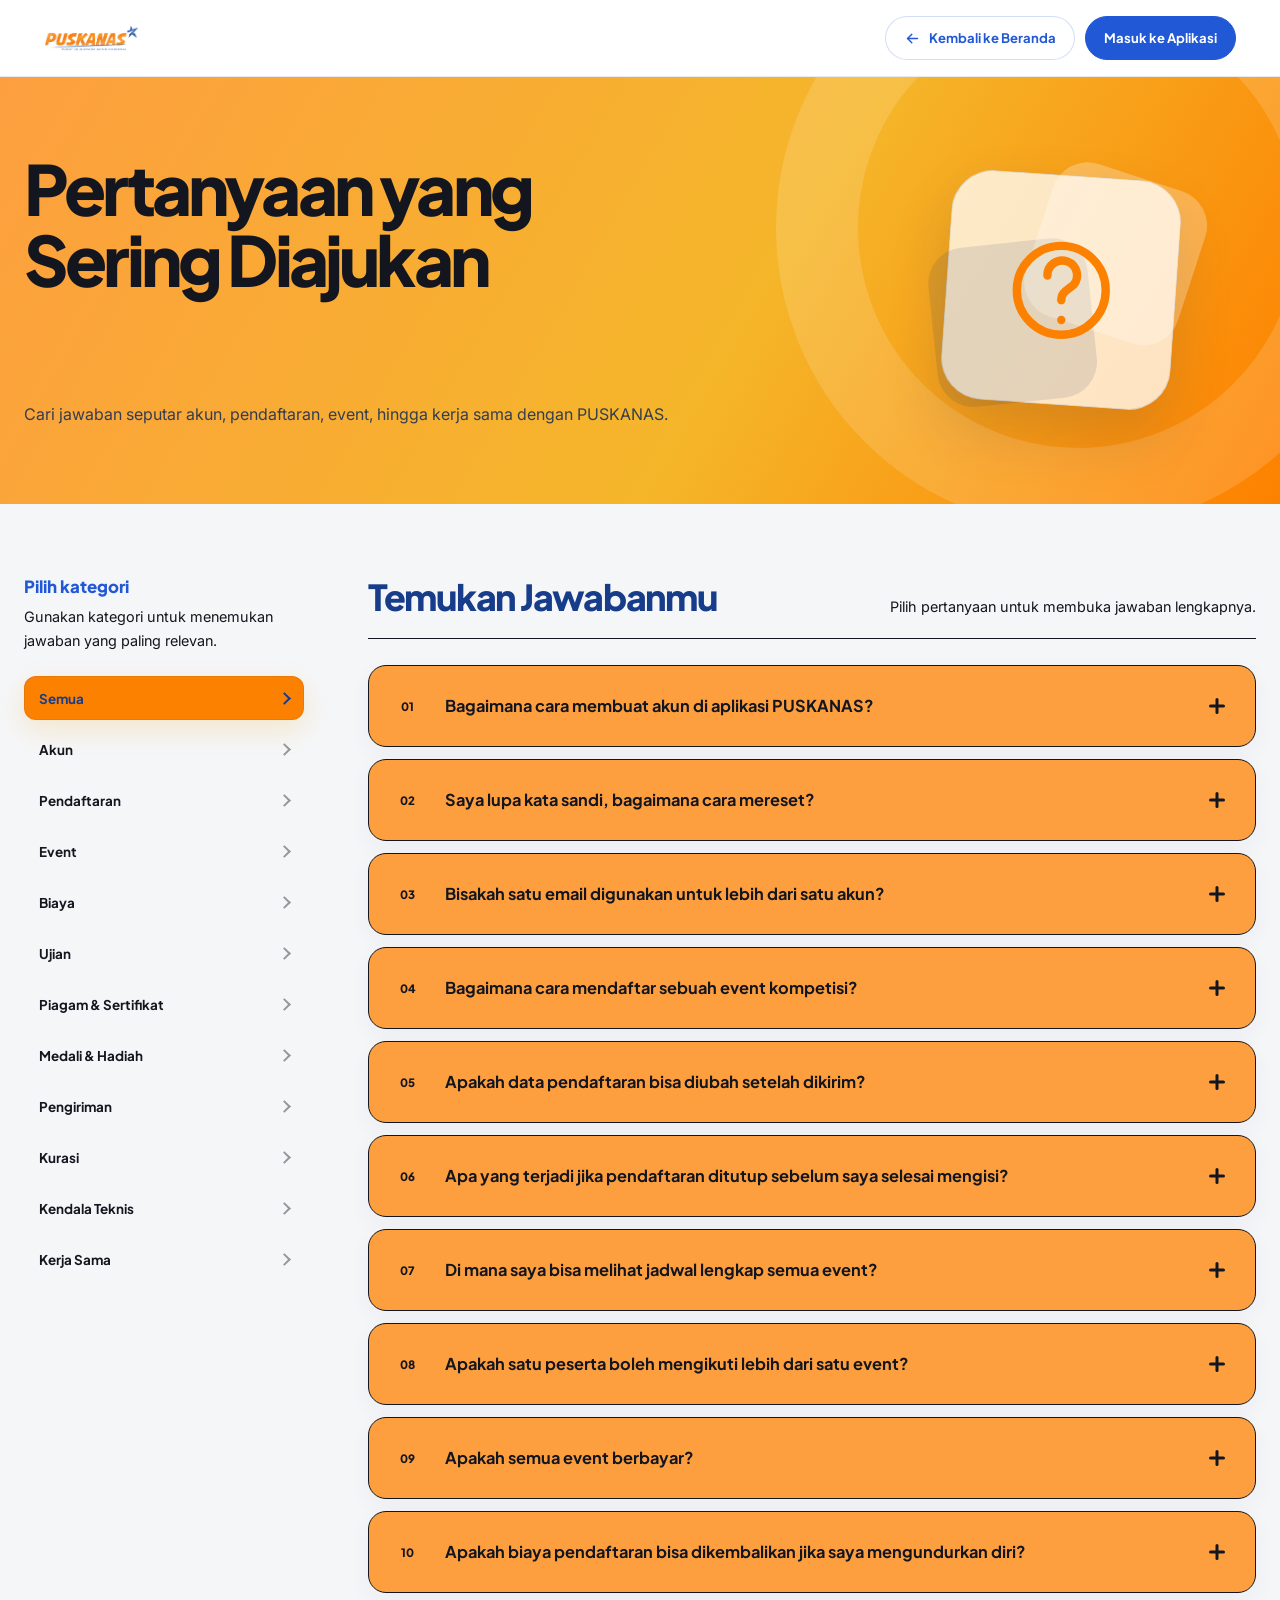
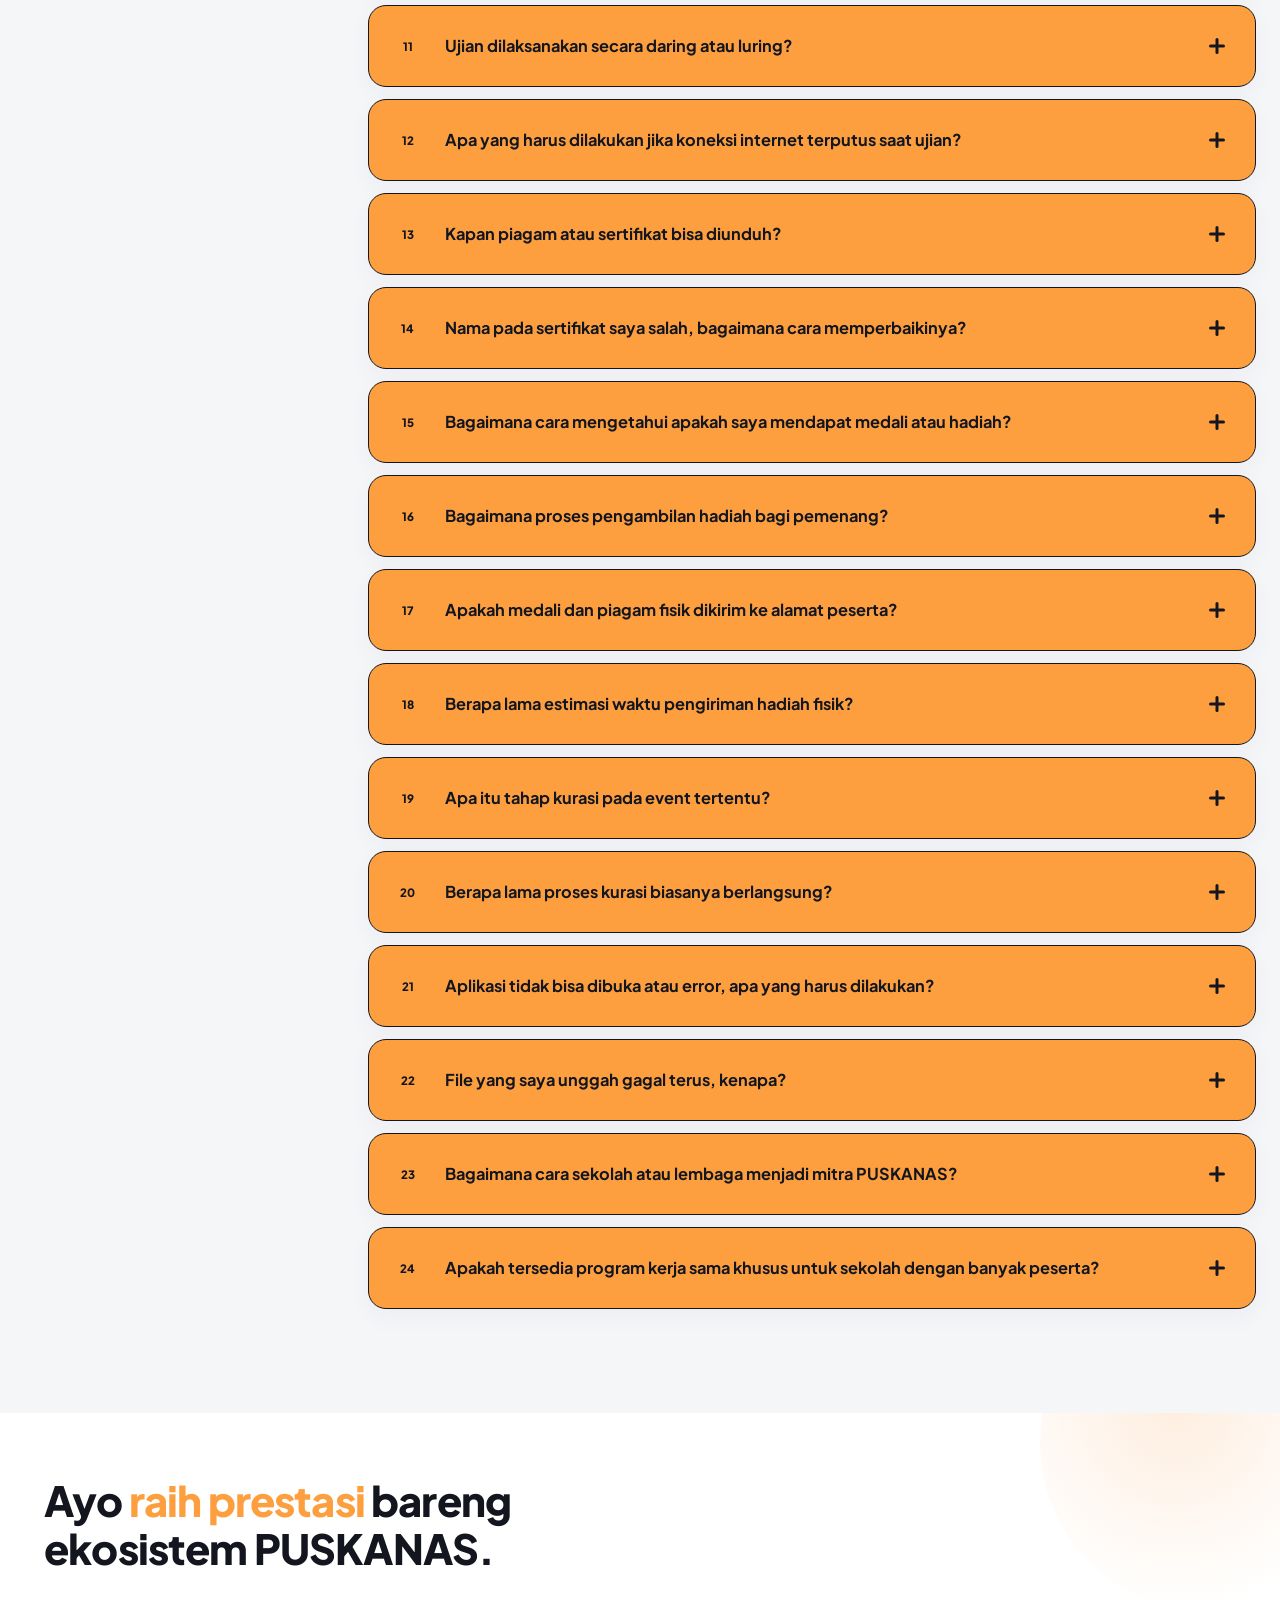
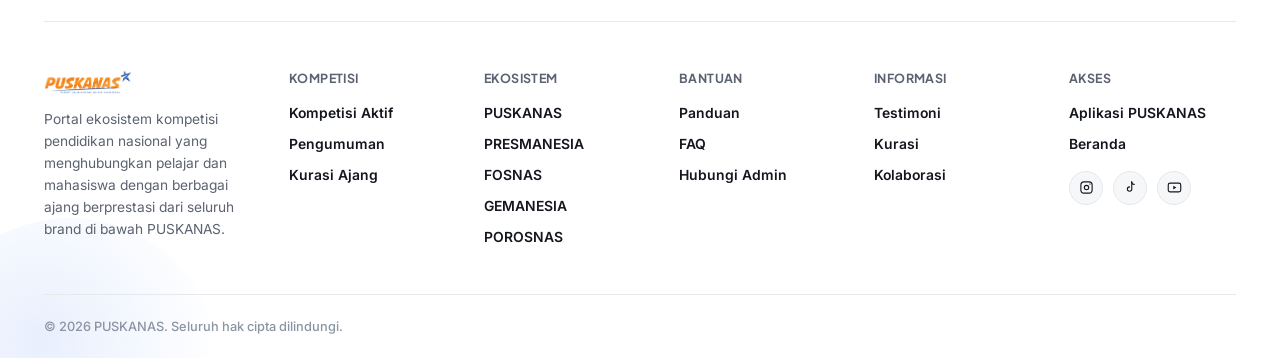
<file: faq.html>
<!DOCTYPE html>
<html lang="id">
<head>
<meta charset="UTF-8">
<meta name="viewport" content="width=device-width, initial-scale=1.0">
<title>FAQ — PUSKANAS</title>
<link rel="icon" type="image/x-icon" href="assets/images/favicon.ico">
<link rel="icon" type="image/png" sizes="32x32" href="assets/images/favicon-192.png">
<link rel="apple-touch-icon" href="assets/images/apple-touch-icon.png">
<link rel="preconnect" href="https://fonts.googleapis.com">
<link rel="preconnect" href="https://fonts.gstatic.com" crossorigin>
<link href="https://fonts.googleapis.com/css2?family=Plus+Jakarta+Sans:wght@500;600;700;800&family=Inter:wght@400;500;600&display=swap" rel="stylesheet">
<link rel="stylesheet" href="style.css">

<link rel="stylesheet" href="assets/css/components.css?v=1">
</head>
<body class="faq-redesign">
  <a class="faq-skip-link" href="#faq-main">Lewati ke konten utama</a>

  <!-- Navbar dimuat dari components/navbar.html -->
  <div id="site-navbar"></div>

  <main id="faq-main">
    <section class="faq-hero-v2" aria-labelledby="faq-title">
      <div class="faq-hero-v2__inner">
        <div>
         
          <h1 id="faq-title">Pertanyaan yang Sering Diajukan</h1>
          <p>Cari jawaban seputar akun, pendaftaran, event, hingga kerja sama dengan PUSKANAS.</p>
        </div>

        <div class="faq-hero-v2__visual" aria-hidden="true">
          <div class="faq-hero-v2__symbol">
            <svg viewBox="0 0 24 24" fill="none" stroke="currentColor" stroke-width="1.7" stroke-linecap="round" stroke-linejoin="round">
              <path d="M9.2 9a3 3 0 1 1 5.3 1.9c-1.3 1.1-2.5 1.5-2.5 3.1"/>
              <path d="M12 18h.01"/>
              <circle cx="12" cy="12" r="9"/>
            </svg>
          </div>
        </div>
      </div>
    </section>

    <div class="wrap">
      <section class="faq-page" aria-label="Daftar pertanyaan dan jawaban">
        <div class="faq-content-v2">
          <aside class="faq-category-panel" aria-label="Kategori pertanyaan">
            <h2 class="faq-category-panel__title">Pilih kategori</h2>
            <p class="faq-category-panel__description">Gunakan kategori untuk menemukan jawaban yang paling relevan.</p>

            <div class="testimoni-filter" id="faqFilter" role="group" aria-label="Saring FAQ berdasarkan kategori">
              <button type="button" class="testimoni-chip is-active" data-kategori="semua">Semua</button>
              <button type="button" class="testimoni-chip" data-kategori="akun">Akun</button>
              <button type="button" class="testimoni-chip" data-kategori="pendaftaran">Pendaftaran</button>
              <button type="button" class="testimoni-chip" data-kategori="event">Event</button>
              <button type="button" class="testimoni-chip" data-kategori="biaya">Biaya</button>
              <button type="button" class="testimoni-chip" data-kategori="ujian">Ujian</button>
              <button type="button" class="testimoni-chip" data-kategori="piagam">Piagam &amp; Sertifikat</button>
              <button type="button" class="testimoni-chip" data-kategori="medali">Medali &amp; Hadiah</button>
              <button type="button" class="testimoni-chip" data-kategori="pengiriman">Pengiriman</button>
              <button type="button" class="testimoni-chip" data-kategori="kurasi">Kurasi</button>
              <button type="button" class="testimoni-chip" data-kategori="teknis">Kendala Teknis</button>
              <button type="button" class="testimoni-chip" data-kategori="kerjasama">Kerja Sama</button>
            </div>
          </aside>

          <div class="faq-results-panel">
            <div class="faq-results-panel__head">
              <h2>Temukan Jawabanmu</h2>
              <p>Pilih pertanyaan untuk membuka jawaban lengkapnya.</p>
            </div>

            <div class="faq-list" id="faqList"></div>
            <p class="testimoni-empty" id="faqEmpty" hidden>Belum ada pertanyaan untuk kategori ini.</p>
          </div>
        </div>
      </section>
    </div>
  </main>

  <!-- Footer dimuat dari components/footer.html -->
  <div id="site-footer"></div>

<script src="data-faq.js"></script>
<script src="faq.js"></script>
<script src="assets/js/components.js?v=1" defer></script>
</body>
</html>
</file>
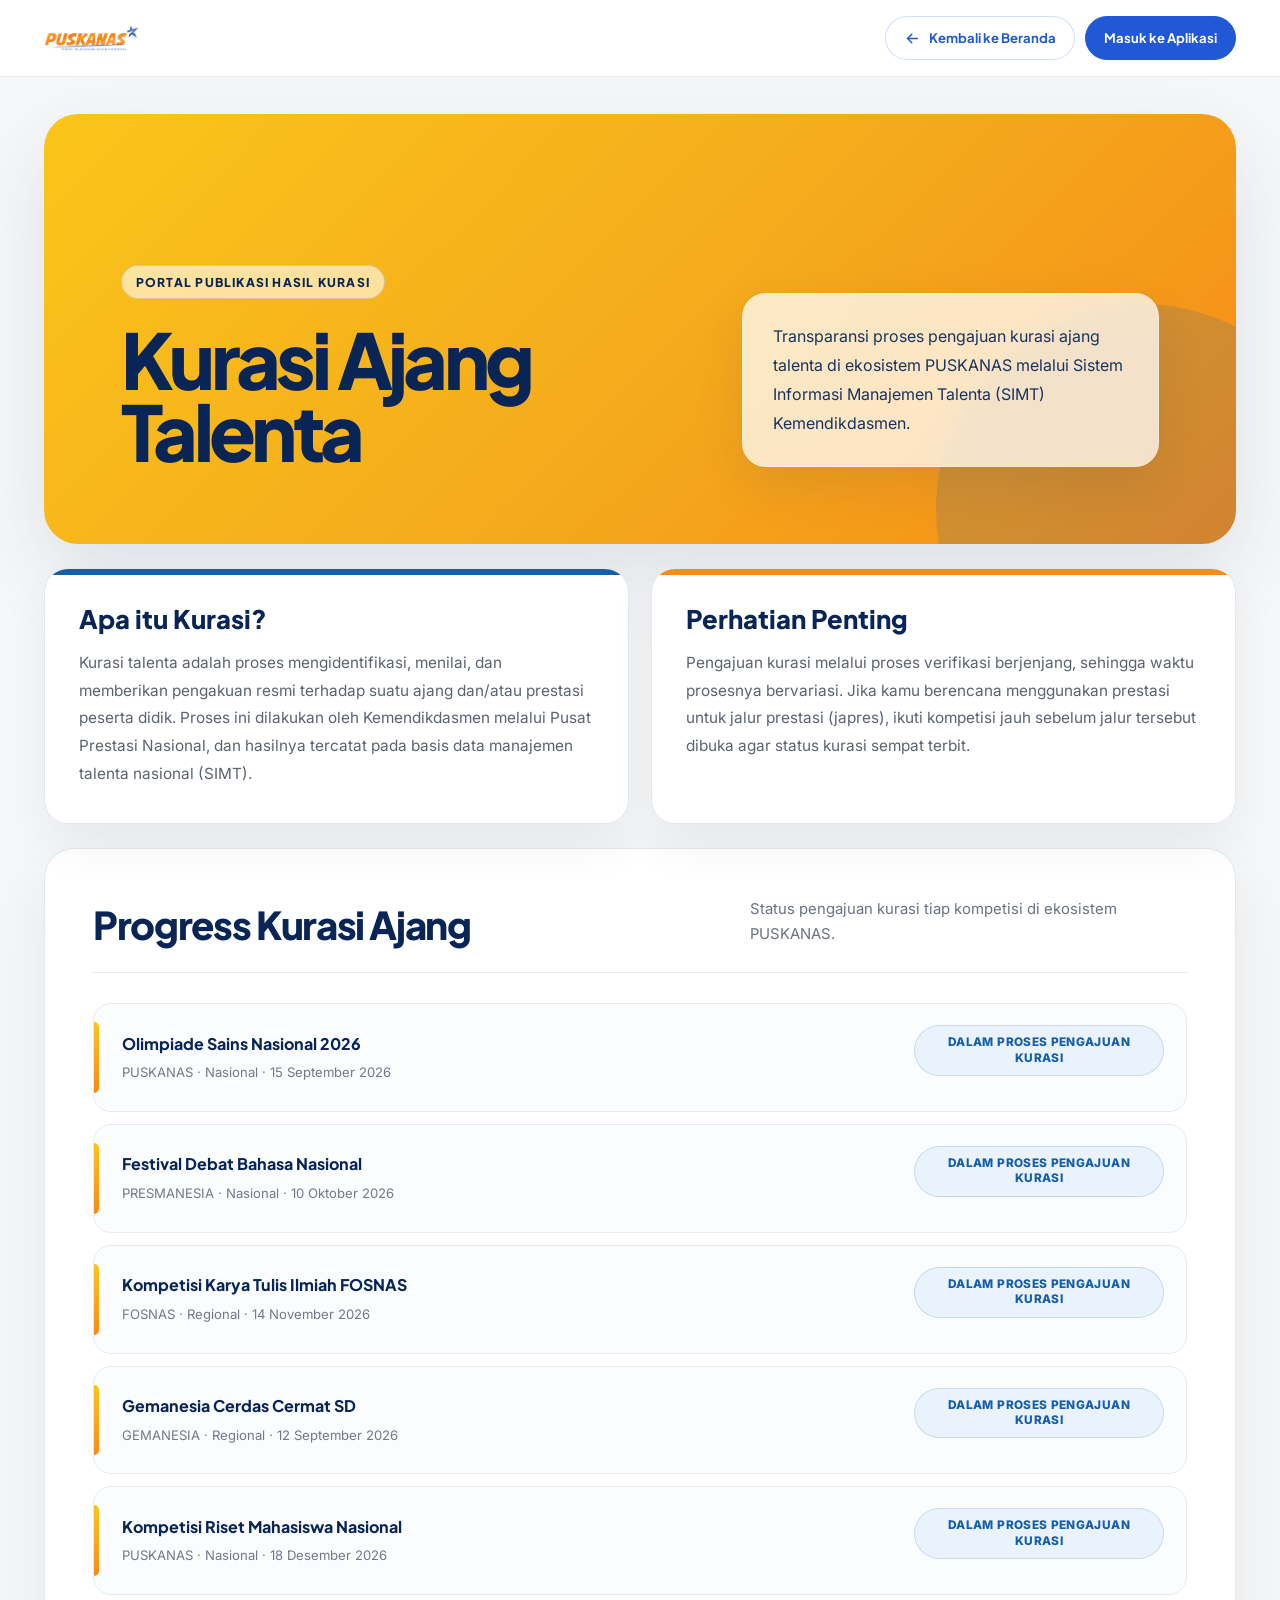
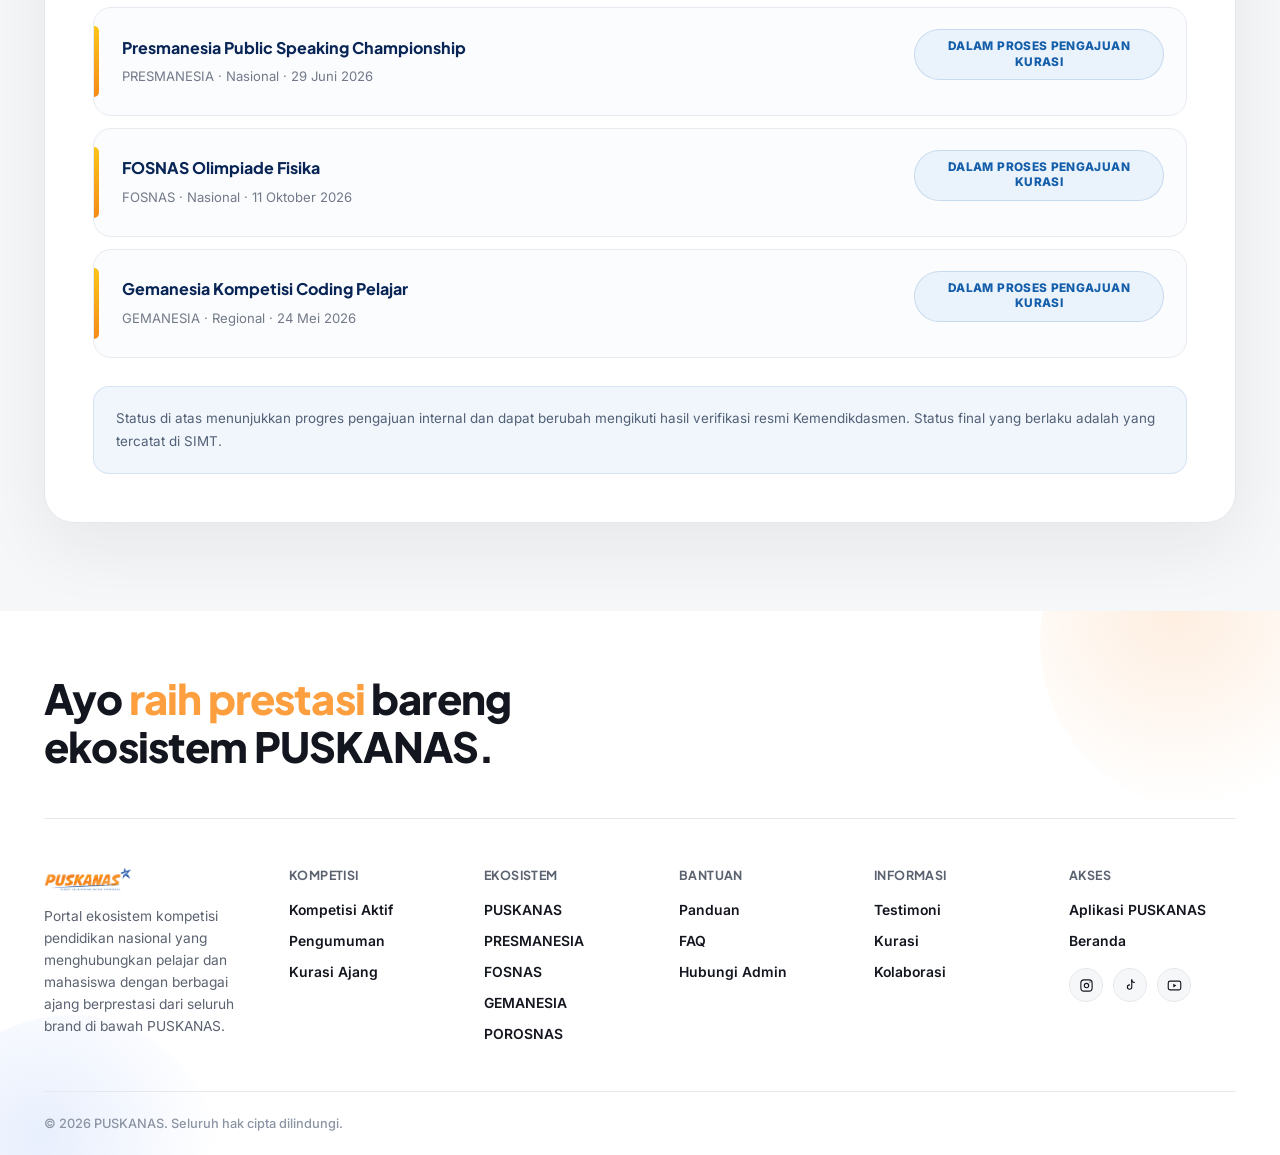
<file: kurasi.html>
<!doctype html>
<html lang="id">
  <head>
    <meta charset="UTF-8" />
    <meta name="viewport" content="width=device-width, initial-scale=1.0" />
    <title>Kurasi Ajang Talenta — PUSKANAS</title>
<link rel="icon" type="image/x-icon" href="assets/images/favicon.ico">
<link rel="icon" type="image/png" sizes="32x32" href="assets/images/favicon-192.png">
<link rel="apple-touch-icon" href="assets/images/apple-touch-icon.png">
    <link rel="preconnect" href="https://fonts.googleapis.com" />
    <link rel="preconnect" href="https://fonts.gstatic.com" crossorigin />
    <link
      href="https://fonts.googleapis.com/css2?family=Plus+Jakarta+Sans:wght@500;600;700;800&family=Inter:wght@400;500;600&display=swap"
      rel="stylesheet"
    />
    <link rel="stylesheet" href="style.css" />

    <style>
      /* =====================================================
         REDESIGN HALAMAN KURASI
         Seluruh style dibatasi di .kurasi-page agar tidak
         memengaruhi halaman lain.
         ===================================================== */

      .kurasi-page {
        width: min(100%, 1360px);
        margin-inline: auto;
        padding: 38px 44px 88px;
      }

      .kurasi-hero {
        position: relative;
        isolation: isolate;
        overflow: hidden;
        display: grid;
        grid-template-columns: minmax(0, 1.12fr) minmax(320px, 0.88fr);
        align-items: end;
        gap: clamp(42px, 7vw, 112px);
        min-height: 430px;
        padding: clamp(46px, 6vw, 82px);
        border-radius: 34px;
        background: linear-gradient(135deg, #fbc51a 0%, #f4aa1c 54%, #f68b18 100%);
        box-shadow: 0 30px 80px rgba(46, 63, 92, 0.12);
      }

      .kurasi-hero::after {
        content: "";
        position: absolute;
        right: -110px;
        bottom: -170px;
        z-index: -1;
        width: 410px;
        aspect-ratio: 1;
        border-radius: 50%;
        background: rgba(21, 95, 170, 0.16);
      }

      .kurasi-hero__copy,
      .kurasi-hero__summary {
        position: relative;
        z-index: 1;
      }

      .kurasi-eyebrow {
        display: inline-flex;
        align-items: center;
        min-height: 34px;
        margin: 0 0 24px;
        padding: 8px 14px;
        border: 1px solid rgba(8, 37, 86, 0.14);
        border-radius: 999px;
        background: rgba(255, 255, 255, 0.58);
        color: #082556;
        font-family: "Plus Jakarta Sans", sans-serif;
        font-size: 0.76rem;
        font-weight: 800;
        line-height: 1;
        letter-spacing: 0.1em;
        text-transform: uppercase;
        backdrop-filter: blur(8px);
        -webkit-backdrop-filter: blur(8px);
      }

      .kurasi-hero h1 {
        max-width: 730px;
        min-height: 0;
        margin: 0;
        color: #082556;
        font-size: clamp(3.2rem, 6vw, 6.6rem);
        line-height: 0.94;
        letter-spacing: -0.06em;
      }

      .kurasi-hero__summary {
        padding: 28px 30px;
        border: 1px solid rgba(255, 255, 255, 0.34);
        border-radius: 24px;
        background: rgba(255, 255, 255, 0.74);
        box-shadow: 0 18px 50px rgba(8, 37, 86, 0.09);
        backdrop-filter: blur(12px);
        -webkit-backdrop-filter: blur(12px);
      }

      .kurasi-hero__summary p {
        margin: 0;
        color: #17345f;
        font-size: 1rem;
        line-height: 1.82;
      }

      .kurasi-info-grid {
        display: grid;
        grid-template-columns: repeat(2, minmax(0, 1fr));
        gap: 22px;
        margin-top: 24px;
      }

      .kurasi-info-card {
        position: relative;
        overflow: hidden;
        min-height: 100%;
        padding: 34px 34px 36px;
        border: 1px solid #e4e8ee;
        border-radius: 24px;
        background: #ffffff;
        box-shadow: 0 20px 50px rgba(20, 22, 31, 0.06);
      }

      .kurasi-info-card::before {
        content: "";
        position: absolute;
        top: 0;
        left: 0;
        width: 100%;
        height: 6px;
        background: #155faa;
      }

      .kurasi-info-card.is-warning::before {
        background: #f68b18;
      }

      .kurasi-info-card h2 {
        margin: 0 0 14px;
        color: #082556;
        font-family: "Plus Jakarta Sans", sans-serif;
        font-size: clamp(1.25rem, 2vw, 1.7rem);
        font-weight: 800;
        line-height: 1.25;
      }

      .kurasi-info-card p {
        margin: 0;
        color: #5b6270;
        font-size: 0.96rem;
        line-height: 1.8;
      }

      .kurasi-list {
        margin-top: 24px;
        padding: clamp(28px, 4vw, 48px);
        border: 1px solid #e4e8ee;
        border-radius: 30px;
        background: #ffffff;
        box-shadow: 0 24px 70px rgba(20, 22, 31, 0.07);
      }

      .kurasi-list-head {
        display: grid;
        grid-template-columns: minmax(0, 1fr) minmax(280px, 0.7fr);
        align-items: end;
        gap: 32px;
        margin: 0 0 30px;
        padding: 0 0 26px;
        border-bottom: 1px solid #e7eaf0;
      }

      .kurasi-list-head h2 {
        margin: 0;
        color: #082556;
        font-family: "Plus Jakarta Sans", sans-serif;
        font-size: clamp(1.8rem, 3vw, 2.7rem);
        font-weight: 800;
        line-height: 1.12;
        letter-spacing: -0.035em;
      }

      .kurasi-list-head p {
        margin: 0;
        color: #6a7180;
        font-size: 0.93rem;
        line-height: 1.65;
      }

      .kurasi-table {
        display: grid;
        gap: 12px;
      }

      .kurasi-row {
        position: relative;
        display: grid;
        grid-template-columns: minmax(0, 1fr) auto;
        align-items: center;
        gap: 26px;
        min-height: 96px;
        padding: 21px 22px 21px 28px;
        border: 1px solid #e7eaf0;
        border-radius: 18px;
        background: #fbfcfe;
        transition:
          transform 180ms ease,
          border-color 180ms ease,
          box-shadow 180ms ease,
          background-color 180ms ease;
      }

      .kurasi-row::before {
        content: "";
        position: absolute;
        top: 18px;
        bottom: 18px;
        left: 0;
        width: 5px;
        border-radius: 0 999px 999px 0;
        background: linear-gradient(180deg, #fbc51a, #f68b18);
      }

      .kurasi-row:hover {
        transform: translateY(-2px);
        border-color: rgba(21, 95, 170, 0.28);
        background: #ffffff;
        box-shadow: 0 16px 34px rgba(8, 37, 86, 0.08);
      }

      .kurasi-row-info {
        min-width: 0;
      }

      .kurasi-row-title {
        color: #082556;
        font-family: "Plus Jakarta Sans", sans-serif;
        font-size: 1rem;
        font-weight: 750;
        line-height: 1.42;
      }

      .kurasi-row-meta {
        margin-top: 7px;
        color: #727988;
        font-size: 0.82rem;
        line-height: 1.55;
      }

      .kurasi-status {
        flex-shrink: 0;
        display: inline-flex;
        align-items: center;
        justify-content: center;
        min-height: 40px;
        max-width: 250px;
        padding: 9px 15px;
        border: 1px solid rgba(21, 95, 170, 0.16);
        border-radius: 999px;
        background: #eaf2fc !important;
        color: #155faa !important;
        font-size: 0.74rem;
        font-weight: 800;
        line-height: 1.3;
        text-align: center;
        box-shadow: none !important;
      }

      .kurasi-note {
        margin: 28px 0 0;
        padding: 20px 22px;
        border: 1px solid rgba(21, 95, 170, 0.12);
        border-radius: 16px;
        background: #f1f6fd;
        color: #526176;
        font-size: 0.84rem;
        line-height: 1.72;
      }

      @media (max-width: 1024px) {
        .kurasi-page {
          padding-inline: 28px;
        }

        .kurasi-hero {
          grid-template-columns: 1fr;
          min-height: 0;
          gap: 34px;
        }

        .kurasi-hero h1 {
          max-width: 860px;
          font-size: clamp(3.2rem, 9vw, 5.7rem);
        }

        .kurasi-hero__summary {
          max-width: 700px;
        }
      }

      @media (max-width: 760px) {
        .kurasi-page {
          padding: 22px 18px 64px;
        }

        .kurasi-hero {
          padding: 38px 26px;
          border-radius: 26px;
        }

        .kurasi-hero h1 {
          font-size: clamp(2.8rem, 15vw, 4.7rem);
          line-height: 0.98;
        }

        .kurasi-hero__summary {
          padding: 23px;
          border-radius: 19px;
        }

        .kurasi-info-grid {
          grid-template-columns: 1fr;
          gap: 16px;
          margin-top: 16px;
        }

        .kurasi-info-card {
          padding: 28px 24px 30px;
          border-radius: 20px;
        }

        .kurasi-list {
          margin-top: 16px;
          padding: 28px 20px;
          border-radius: 24px;
        }

        .kurasi-list-head {
          grid-template-columns: 1fr;
          gap: 12px;
          margin-bottom: 22px;
          padding-bottom: 20px;
        }

        .kurasi-row {
          grid-template-columns: 1fr;
          gap: 16px;
          min-height: 0;
          padding: 20px 18px 20px 22px;
        }

        .kurasi-status {
          width: 100%;
          max-width: none;
          border-radius: 13px;
        }
      }

      @media (max-width: 420px) {
        .kurasi-page {
          padding-inline: 14px;
        }

        .kurasi-hero {
          padding: 32px 20px;
          border-radius: 22px;
        }

        .kurasi-eyebrow {
          margin-bottom: 18px;
          font-size: 0.68rem;
        }

        .kurasi-hero h1 {
          font-size: 2.75rem;
        }

        .kurasi-hero__summary p,
        .kurasi-info-card p {
          font-size: 0.91rem;
        }

        .kurasi-list {
          padding-inline: 16px;
        }
      }

      @media (prefers-reduced-motion: reduce) {
        .kurasi-row {
          transition: none;
        }

        .kurasi-row:hover {
          transform: none;
        }
      }
    </style>
  <link rel="stylesheet" href="assets/css/components.css?v=1">
</head>
  <body>
    <!-- Navbar dimuat dari components/navbar.html -->
  <div id="site-navbar"></div>

    <main class="kurasi-page">
      <section class="kurasi-hero">
        <div class="kurasi-hero__copy">
          <span class="kurasi-eyebrow">Portal Publikasi Hasil Kurasi</span>
          <h1>Kurasi Ajang Talenta</h1>
        </div>

        <div class="kurasi-hero__summary">
          <p>
            Transparansi proses pengajuan kurasi ajang talenta di ekosistem
            PUSKANAS melalui Sistem Informasi Manajemen Talenta (SIMT)
            Kemendikdasmen.
          </p>
        </div>
      </section>

      <section class="kurasi-info-grid">
        <article class="kurasi-info-card">
          <h2>Apa itu Kurasi?</h2>
          <p>
            Kurasi talenta adalah proses mengidentifikasi, menilai, dan
            memberikan pengakuan resmi terhadap suatu ajang dan/atau prestasi
            peserta didik. Proses ini dilakukan oleh Kemendikdasmen melalui
            Pusat Prestasi Nasional, dan hasilnya tercatat pada basis data
            manajemen talenta nasional (SIMT).
          </p>
        </article>

        <article class="kurasi-info-card is-warning">
          <h2>Perhatian Penting</h2>
          <p>
            Pengajuan kurasi melalui proses verifikasi berjenjang, sehingga
            waktu prosesnya bervariasi. Jika kamu berencana menggunakan
            prestasi untuk jalur prestasi (japres), ikuti kompetisi jauh
            sebelum jalur tersebut dibuka agar status kurasi sempat terbit.
          </p>
        </article>
      </section>

      <section class="kurasi-list">
        <div class="kurasi-list-head">
          <h2>Progress Kurasi Ajang</h2>
          <p>Status pengajuan kurasi tiap kompetisi di ekosistem PUSKANAS.</p>
        </div>

        <div class="kurasi-table" id="kurasiTable"></div>

        <p class="kurasi-note">
          Status di atas menunjukkan progres pengajuan internal dan dapat
          berubah mengikuti hasil verifikasi resmi Kemendikdasmen. Status
          final yang berlaku adalah yang tercatat di SIMT.
        </p>
      </section>
    </main>

    <!-- Footer dimuat dari components/footer.html -->
  <div id="site-footer"></div>

    <script src="data-kompetisi.js"></script>
    <script src="kurasi.js"></script>
  <script src="assets/js/components.js?v=1" defer></script>
</body>
</html>
</file>
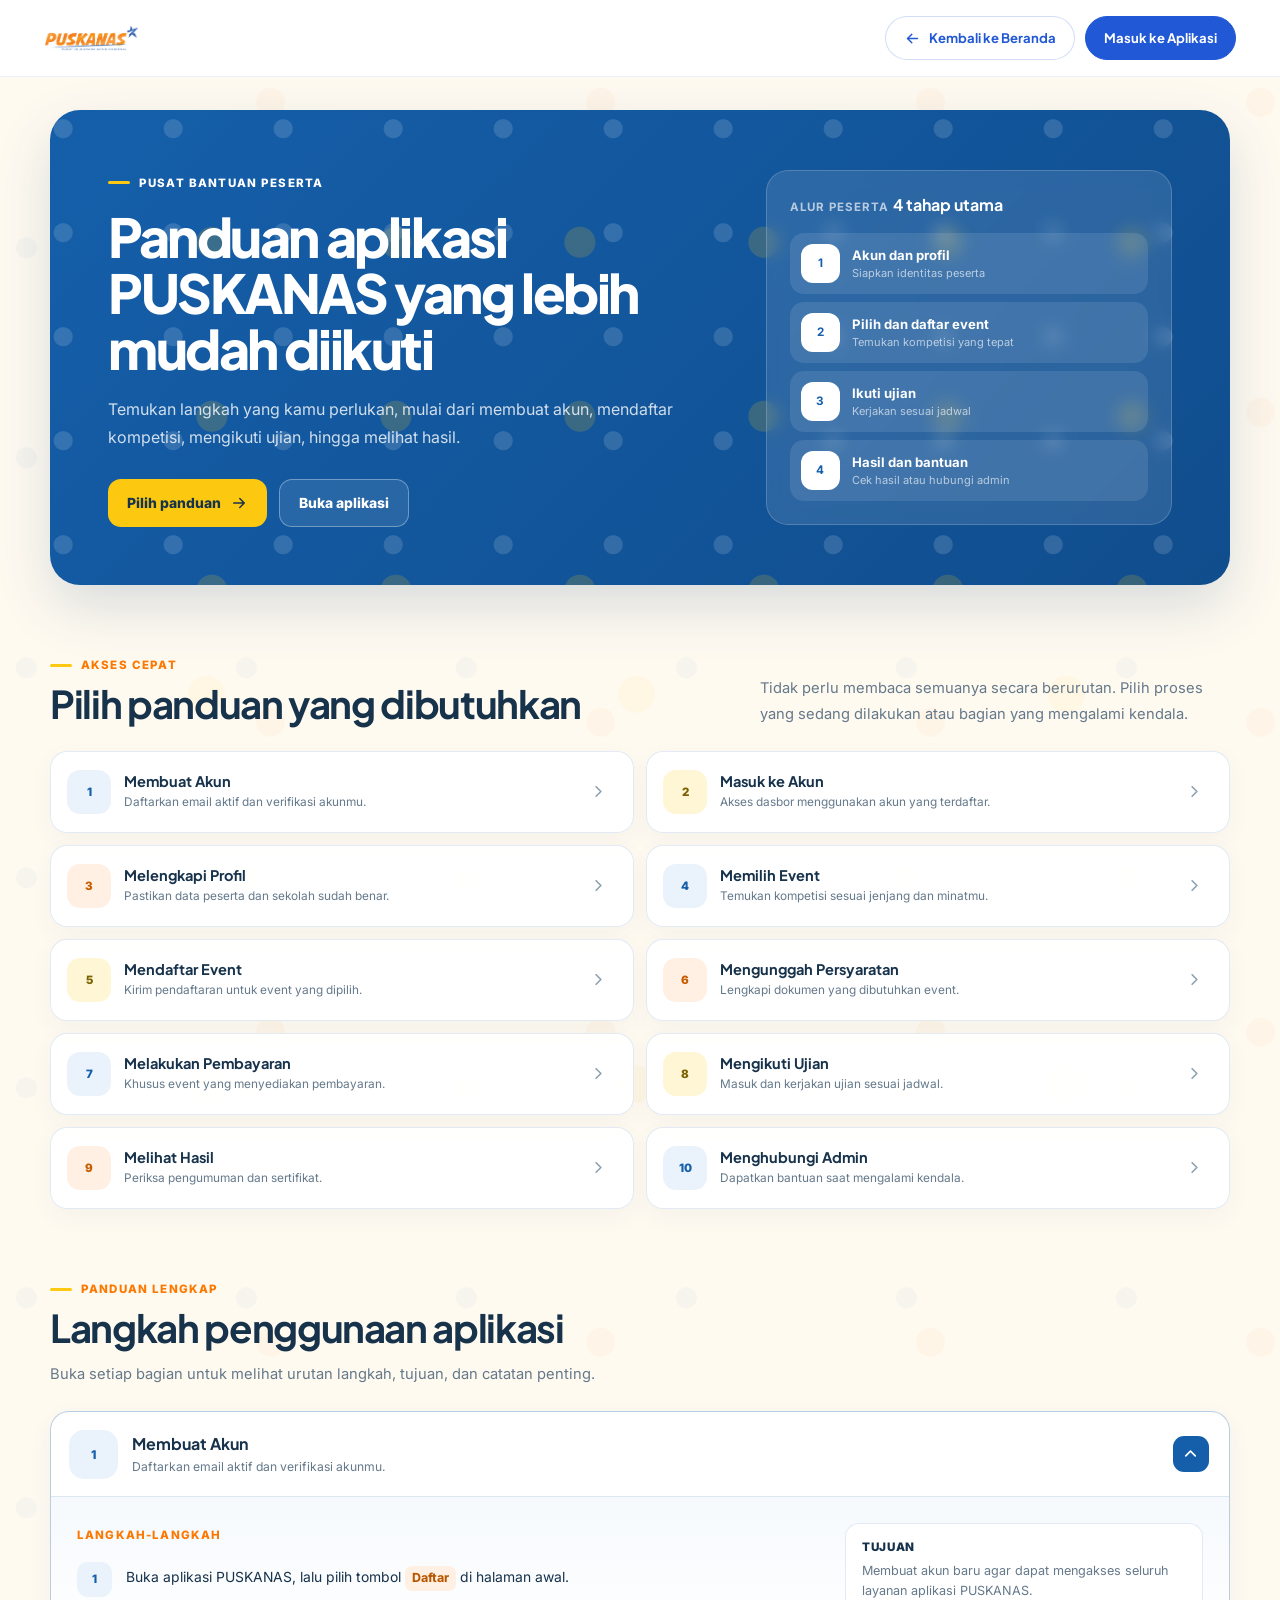
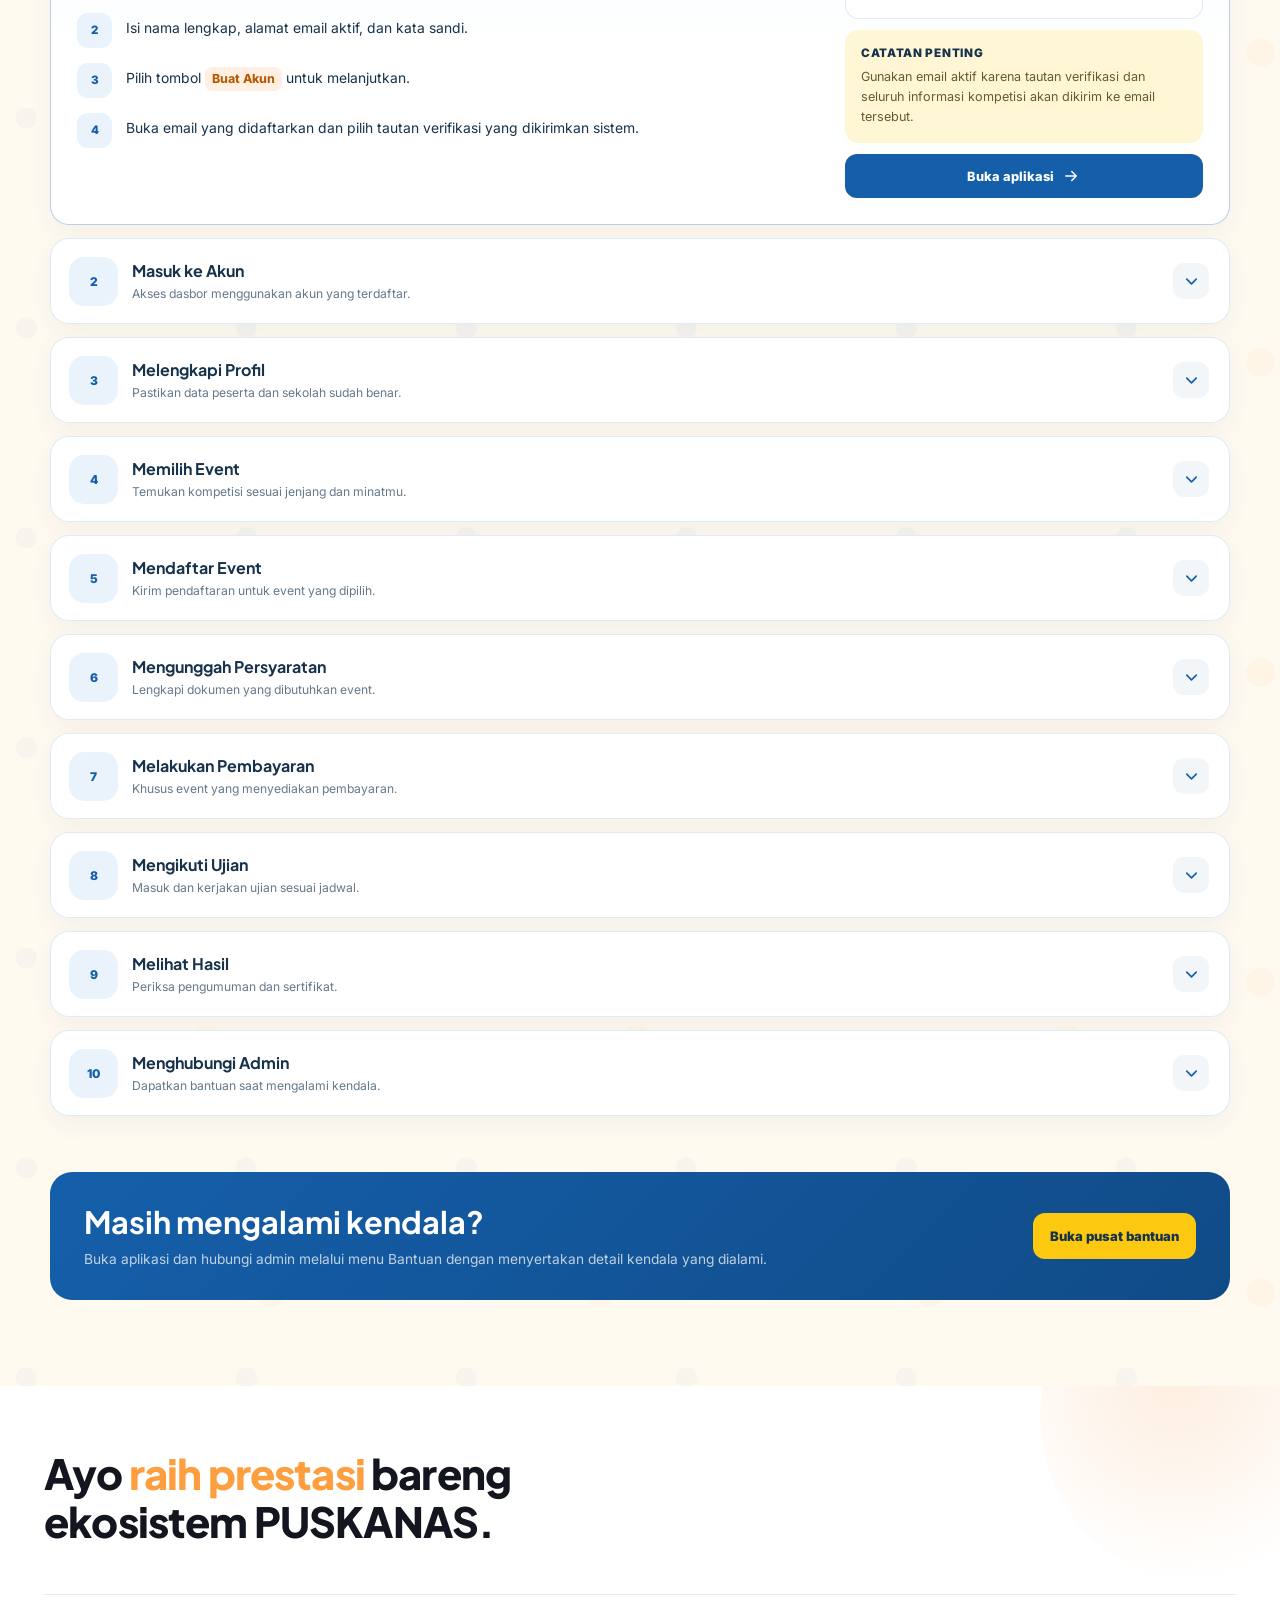
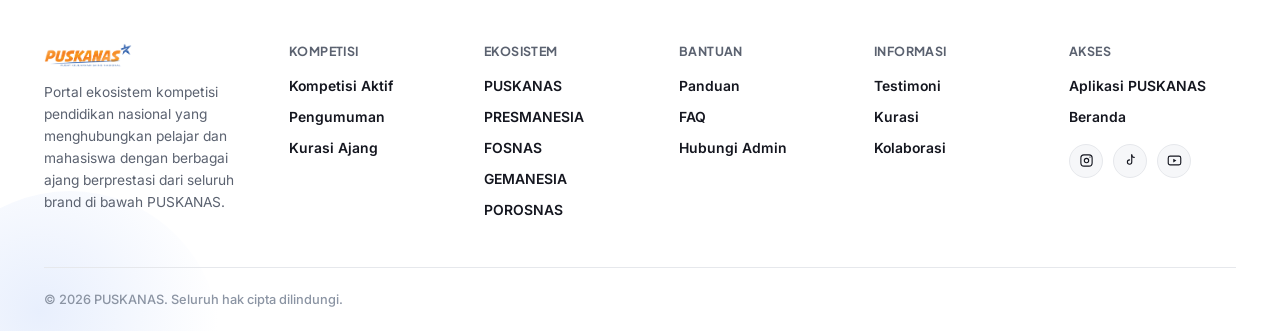
<file: panduan.html>
<!DOCTYPE html>
<html lang="id">
<head>
  <meta charset="UTF-8">
  <meta name="viewport" content="width=device-width, initial-scale=1.0">
  <meta name="description" content="Panduan penggunaan aplikasi PUSKANAS untuk peserta kompetisi.">
  <title>Panduan Peserta — PUSKANAS</title>
<link rel="icon" type="image/x-icon" href="assets/images/favicon.ico">
<link rel="icon" type="image/png" sizes="32x32" href="assets/images/favicon-192.png">
<link rel="apple-touch-icon" href="assets/images/apple-touch-icon.png">
  <link rel="preconnect" href="https://fonts.googleapis.com">
  <link rel="preconnect" href="https://fonts.gstatic.com" crossorigin>
  <link href="https://fonts.googleapis.com/css2?family=Plus+Jakarta+Sans:wght@500;600;700;800&family=Inter:wght@400;500;600;700&display=swap" rel="stylesheet">
  <link rel="stylesheet" href="style.css">
<link rel="stylesheet" href="assets/css/components.css?v=1">
</head>
<body class="guidev2-page">
  <!-- Navbar dimuat dari components/navbar.html -->
  <div id="site-navbar"></div>

  <main class="guidev2-shell">
    <section class="guidev2-hero" aria-labelledby="guidev2-title">
      <div class="guidev2-hero-copy">
        <span class="guidev2-eyebrow">Pusat Bantuan Peserta</span>
        <h1 id="guidev2-title">Panduan aplikasi PUSKANAS yang lebih mudah diikuti</h1>
        <p>Temukan langkah yang kamu perlukan, mulai dari membuat akun, mendaftar kompetisi, mengikuti ujian, hingga melihat hasil.</p>
        <div class="guidev2-actions">
          <a class="guidev2-primary" href="#daftar-panduan">Pilih panduan <svg viewBox="0 0 24 24" aria-hidden="true"><path d="M5 12h14M13 6l6 6-6 6"/></svg></a>
          <a class="guidev2-secondary" href="https://app.puskanas.id/#reg" target="_blank" rel="noopener">Buka aplikasi</a>
        </div>
      </div>
      <aside class="guidev2-flow" aria-label="Ringkasan alur peserta">
        <div class="guidev2-flow-head"><div><span>Alur peserta </span><strong>4 tahap utama</strong></div></div>
        <div class="guidev2-flow-list">
          <div class="guidev2-flow-item"><b>1</b><div><strong>Akun dan profil</strong><small>Siapkan identitas peserta</small></div></div>
          <div class="guidev2-flow-item"><b>2</b><div><strong>Pilih dan daftar event</strong><small>Temukan kompetisi yang tepat</small></div></div>
          <div class="guidev2-flow-item"><b>3</b><div><strong>Ikuti ujian</strong><small>Kerjakan sesuai jadwal</small></div></div>
          <div class="guidev2-flow-item"><b>4</b><div><strong>Hasil dan bantuan</strong><small>Cek hasil atau hubungi admin</small></div></div>
        </div>
      </aside>
    </section>

    <section class="guidev2-section" id="daftar-panduan" aria-labelledby="guidev2-quick-title">
      <div class="guidev2-heading">
        <div><span class="guidev2-kicker">Akses cepat</span><h2 id="guidev2-quick-title">Pilih panduan yang dibutuhkan</h2></div>
        <p>Tidak perlu membaca semuanya secara berurutan. Pilih proses yang sedang dilakukan atau bagian yang mengalami kendala.</p>
      </div>
      <div class="guidev2-quick-grid"><a class="guidev2-quick" href="#akun"><span>1</span><div><strong>Membuat Akun</strong><small>Daftarkan email aktif dan verifikasi akunmu.</small></div><svg viewBox="0 0 24 24" aria-hidden="true"><path d="m9 18 6-6-6-6"/></svg></a>
<a class="guidev2-quick" href="#masuk"><span>2</span><div><strong>Masuk ke Akun</strong><small>Akses dasbor menggunakan akun yang terdaftar.</small></div><svg viewBox="0 0 24 24" aria-hidden="true"><path d="m9 18 6-6-6-6"/></svg></a>
<a class="guidev2-quick" href="#profil"><span>3</span><div><strong>Melengkapi Profil</strong><small>Pastikan data peserta dan sekolah sudah benar.</small></div><svg viewBox="0 0 24 24" aria-hidden="true"><path d="m9 18 6-6-6-6"/></svg></a>
<a class="guidev2-quick" href="#pilih-event"><span>4</span><div><strong>Memilih Event</strong><small>Temukan kompetisi sesuai jenjang dan minatmu.</small></div><svg viewBox="0 0 24 24" aria-hidden="true"><path d="m9 18 6-6-6-6"/></svg></a>
<a class="guidev2-quick" href="#daftar"><span>5</span><div><strong>Mendaftar Event</strong><small>Kirim pendaftaran untuk event yang dipilih.</small></div><svg viewBox="0 0 24 24" aria-hidden="true"><path d="m9 18 6-6-6-6"/></svg></a>
<a class="guidev2-quick" href="#unggah"><span>6</span><div><strong>Mengunggah Persyaratan</strong><small>Lengkapi dokumen yang dibutuhkan event.</small></div><svg viewBox="0 0 24 24" aria-hidden="true"><path d="m9 18 6-6-6-6"/></svg></a>
<a class="guidev2-quick" href="#bayar"><span>7</span><div><strong>Melakukan Pembayaran</strong><small>Khusus event yang menyediakan pembayaran.</small></div><svg viewBox="0 0 24 24" aria-hidden="true"><path d="m9 18 6-6-6-6"/></svg></a>
<a class="guidev2-quick" href="#ujian"><span>8</span><div><strong>Mengikuti Ujian</strong><small>Masuk dan kerjakan ujian sesuai jadwal.</small></div><svg viewBox="0 0 24 24" aria-hidden="true"><path d="m9 18 6-6-6-6"/></svg></a>
<a class="guidev2-quick" href="#hasil"><span>9</span><div><strong>Melihat Hasil</strong><small>Periksa pengumuman dan sertifikat.</small></div><svg viewBox="0 0 24 24" aria-hidden="true"><path d="m9 18 6-6-6-6"/></svg></a>
<a class="guidev2-quick" href="#admin"><span>10</span><div><strong>Menghubungi Admin</strong><small>Dapatkan bantuan saat mengalami kendala.</small></div><svg viewBox="0 0 24 24" aria-hidden="true"><path d="m9 18 6-6-6-6"/></svg></a></div>
    </section>

    <section class="guidev2-section" aria-labelledby="guidev2-content-title">
      <div class="guidev2-content-head"><span class="guidev2-kicker">Panduan lengkap</span><h2 id="guidev2-content-title">Langkah penggunaan aplikasi</h2><p>Buka setiap bagian untuk melihat urutan langkah, tujuan, dan catatan penting.</p></div>
      <div class="guidev2-list">
<details class="guidev2-item" id="akun" name="guidev2-accordion" open>
  <summary>
    <span class="guidev2-number">1</span>
    <span class="guidev2-summary-copy"><strong>Membuat Akun</strong><small>Daftarkan email aktif dan verifikasi akunmu.</small></span>
    <span class="guidev2-chevron" aria-hidden="true"><svg viewBox="0 0 24 24"><path d="m6 9 6 6 6-6"/></svg></span>
  </summary>
  <div class="guidev2-collapse"><div class="guidev2-body">
    <div class="guidev2-body-main">
      <span class="guidev2-label">Langkah-langkah</span>
      <ol class="guidev2-steps"><li>Buka aplikasi PUSKANAS, lalu pilih tombol <span class="guidev2-chip">Daftar</span> di halaman awal.</li>
<li>Isi nama lengkap, alamat email aktif, dan kata sandi.</li>
<li>Pilih tombol <span class="guidev2-chip">Buat Akun</span> untuk melanjutkan.</li>
<li>Buka email yang didaftarkan dan pilih tautan verifikasi yang dikirimkan sistem.</li></ol>
    </div>
    <aside class="guidev2-body-aside">
      <div class="guidev2-purpose"><span>Tujuan</span><p>Membuat akun baru agar dapat mengakses seluruh layanan aplikasi PUSKANAS.</p></div>
      <div class="guidev2-note"><span>Catatan penting</span><p>Gunakan email aktif karena tautan verifikasi dan seluruh informasi kompetisi akan dikirim ke email tersebut.</p></div>
      <a class="guidev2-open-app" href="https://app.puskanas.id/#reg" target="_blank" rel="noopener">Buka aplikasi <svg viewBox="0 0 24 24" aria-hidden="true"><path d="M5 12h14M13 6l6 6-6 6"/></svg></a>
    </aside>
  </div></div>
</details>
<details class="guidev2-item" id="masuk" name="guidev2-accordion">
  <summary>
    <span class="guidev2-number">2</span>
    <span class="guidev2-summary-copy"><strong>Masuk ke Akun</strong><small>Akses dasbor menggunakan akun yang terdaftar.</small></span>
    <span class="guidev2-chevron" aria-hidden="true"><svg viewBox="0 0 24 24"><path d="m6 9 6 6 6-6"/></svg></span>
  </summary>
  <div class="guidev2-collapse"><div class="guidev2-body">
    <div class="guidev2-body-main">
      <span class="guidev2-label">Langkah-langkah</span>
      <ol class="guidev2-steps"><li>Buka aplikasi, lalu pilih tombol <span class="guidev2-chip">Masuk</span>.</li>
<li>Masukkan email dan kata sandi yang terdaftar.</li>
<li>Pilih tombol <span class="guidev2-chip">Masuk</span> untuk mengakses dasbor.</li></ol>
    </div>
    <aside class="guidev2-body-aside">
      <div class="guidev2-purpose"><span>Tujuan</span><p>Masuk ke akun yang sudah terdaftar untuk mengakses dasbor peserta.</p></div>
      <div class="guidev2-note"><span>Catatan penting</span><p>Jika lupa kata sandi, gunakan menu Lupa Kata Sandi pada halaman masuk dan jangan membuat akun baru.</p></div>
      <a class="guidev2-open-app" href="https://app.puskanas.id/#reg" target="_blank" rel="noopener">Buka aplikasi <svg viewBox="0 0 24 24" aria-hidden="true"><path d="M5 12h14M13 6l6 6-6 6"/></svg></a>
    </aside>
  </div></div>
</details>
<details class="guidev2-item" id="profil" name="guidev2-accordion">
  <summary>
    <span class="guidev2-number">3</span>
    <span class="guidev2-summary-copy"><strong>Melengkapi Profil</strong><small>Pastikan data peserta dan sekolah sudah benar.</small></span>
    <span class="guidev2-chevron" aria-hidden="true"><svg viewBox="0 0 24 24"><path d="m6 9 6 6 6-6"/></svg></span>
  </summary>
  <div class="guidev2-collapse"><div class="guidev2-body">
    <div class="guidev2-body-main">
      <span class="guidev2-label">Langkah-langkah</span>
      <ol class="guidev2-steps"><li>Dari dasbor, buka menu <span class="guidev2-chip">Profil Saya</span>.</li>
<li>Isi data sekolah atau institusi, jenjang, dan nomor kontak yang aktif.</li>
<li>Unggah foto profil jika diperlukan.</li>
<li>Pilih tombol <span class="guidev2-chip">Simpan Profil</span>.</li></ol>
    </div>
    <aside class="guidev2-body-aside">
      <div class="guidev2-purpose"><span>Tujuan</span><p>Melengkapi data diri agar dapat mendaftar event dan menerima sertifikat dengan data yang benar.</p></div>
      <div class="guidev2-note"><span>Catatan penting</span><p>Pastikan nama dan sekolah ditulis sesuai dokumen resmi karena data tersebut digunakan pada sertifikat.</p></div>
      <a class="guidev2-open-app" href="https://app.puskanas.id/#reg" target="_blank" rel="noopener">Buka aplikasi <svg viewBox="0 0 24 24" aria-hidden="true"><path d="M5 12h14M13 6l6 6-6 6"/></svg></a>
    </aside>
  </div></div>
</details>
<details class="guidev2-item" id="pilih-event" name="guidev2-accordion">
  <summary>
    <span class="guidev2-number">4</span>
    <span class="guidev2-summary-copy"><strong>Memilih Event</strong><small>Temukan kompetisi sesuai jenjang dan minatmu.</small></span>
    <span class="guidev2-chevron" aria-hidden="true"><svg viewBox="0 0 24 24"><path d="m6 9 6 6 6-6"/></svg></span>
  </summary>
  <div class="guidev2-collapse"><div class="guidev2-body">
    <div class="guidev2-body-main">
      <span class="guidev2-label">Langkah-langkah</span>
      <ol class="guidev2-steps"><li>Buka menu <span class="guidev2-chip">Kompetisi</span> pada dasbor.</li>
<li>Gunakan filter jenjang, bidang, atau brand penyelenggara.</li>
<li>Pilih salah satu event untuk membuka informasi lengkap.</li>
<li>Periksa jadwal dan persyaratan sebelum melanjutkan.</li></ol>
    </div>
    <aside class="guidev2-body-aside">
      <div class="guidev2-purpose"><span>Tujuan</span><p>Menemukan dan memilih event kompetisi yang sesuai dengan jenjang serta minat peserta.</p></div>
      <div class="guidev2-note"><span>Catatan penting</span><p>Perhatikan batas akhir pendaftaran karena setiap event dan brand dapat memiliki jadwal yang berbeda.</p></div>
      <a class="guidev2-open-app" href="https://app.puskanas.id/#reg" target="_blank" rel="noopener">Buka aplikasi <svg viewBox="0 0 24 24" aria-hidden="true"><path d="M5 12h14M13 6l6 6-6 6"/></svg></a>
    </aside>
  </div></div>
</details>
<details class="guidev2-item" id="daftar" name="guidev2-accordion">
  <summary>
    <span class="guidev2-number">5</span>
    <span class="guidev2-summary-copy"><strong>Mendaftar Event</strong><small>Kirim pendaftaran untuk event yang dipilih.</small></span>
    <span class="guidev2-chevron" aria-hidden="true"><svg viewBox="0 0 24 24"><path d="m6 9 6 6 6-6"/></svg></span>
  </summary>
  <div class="guidev2-collapse"><div class="guidev2-body">
    <div class="guidev2-body-main">
      <span class="guidev2-label">Langkah-langkah</span>
      <ol class="guidev2-steps"><li>Pada halaman detail event, pilih <span class="guidev2-chip">Daftar Sekarang</span>.</li>
<li>Periksa kembali data profil yang tampil.</li>
<li>Setujui syarat dan ketentuan event.</li>
<li>Pilih tombol <span class="guidev2-chip">Kirim Pendaftaran</span>.</li></ol>
    </div>
    <aside class="guidev2-body-aside">
      <div class="guidev2-purpose"><span>Tujuan</span><p>Mendaftarkan diri sebagai peserta pada event yang sudah dipilih.</p></div>
      <div class="guidev2-note"><span>Catatan penting</span><p>Periksa kembali seluruh data sebelum dikirim agar tidak terjadi kesalahan pada data peserta.</p></div>
      <a class="guidev2-open-app" href="https://app.puskanas.id/#reg" target="_blank" rel="noopener">Buka aplikasi <svg viewBox="0 0 24 24" aria-hidden="true"><path d="M5 12h14M13 6l6 6-6 6"/></svg></a>
    </aside>
  </div></div>
</details>
<details class="guidev2-item" id="unggah" name="guidev2-accordion">
  <summary>
    <span class="guidev2-number">6</span>
    <span class="guidev2-summary-copy"><strong>Mengunggah Persyaratan</strong><small>Lengkapi dokumen yang dibutuhkan event.</small></span>
    <span class="guidev2-chevron" aria-hidden="true"><svg viewBox="0 0 24 24"><path d="m6 9 6 6 6-6"/></svg></span>
  </summary>
  <div class="guidev2-collapse"><div class="guidev2-body">
    <div class="guidev2-body-main">
      <span class="guidev2-label">Langkah-langkah</span>
      <ol class="guidev2-steps"><li>Buka menu <span class="guidev2-chip">Persyaratan</span> pada halaman pendaftaran.</li>
<li>Pilih <span class="guidev2-chip">Unggah File</span> pada setiap jenis dokumen.</li>
<li>Pilih file dari perangkat dan tunggu sampai statusnya terunggah.</li>
<li>Pilih tombol <span class="guidev2-chip">Simpan</span> setelah semua dokumen lengkap.</li></ol>
    </div>
    <aside class="guidev2-body-aside">
      <div class="guidev2-purpose"><span>Tujuan</span><p>Melengkapi dokumen persyaratan yang diminta oleh event.</p></div>
      <div class="guidev2-note"><span>Catatan penting</span><p>Perhatikan format dan ukuran maksimal file yang tertera pada setiap kolom unggahan.</p></div>
      <a class="guidev2-open-app" href="https://app.puskanas.id/#reg" target="_blank" rel="noopener">Buka aplikasi <svg viewBox="0 0 24 24" aria-hidden="true"><path d="M5 12h14M13 6l6 6-6 6"/></svg></a>
    </aside>
  </div></div>
</details>
<details class="guidev2-item" id="bayar" name="guidev2-accordion">
  <summary>
    <span class="guidev2-number">7</span>
    <span class="guidev2-summary-copy"><strong>Melakukan Pembayaran</strong><small>Khusus event yang menyediakan pembayaran.</small></span>
    <span class="guidev2-chevron" aria-hidden="true"><svg viewBox="0 0 24 24"><path d="m6 9 6 6 6-6"/></svg></span>
  </summary>
  <div class="guidev2-collapse"><div class="guidev2-body">
    <div class="guidev2-body-main">
      <span class="guidev2-label">Langkah-langkah</span>
      <ol class="guidev2-steps"><li>Buka menu <span class="guidev2-chip">Pembayaran</span> pada halaman pendaftaran.</li>
<li>Pilih metode pembayaran yang tersedia.</li>
<li>Pilih <span class="guidev2-chip">Bayar Sekarang</span> dan ikuti instruksi.</li>
<li>Tunggu hingga status pembayaran berubah menjadi Lunas.</li></ol>
    </div>
    <aside class="guidev2-body-aside">
      <div class="guidev2-purpose"><span>Tujuan</span><p>Menyelesaikan biaya pendaftaran untuk event berbayar jika fitur tersebut tersedia.</p></div>
      <div class="guidev2-note"><span>Catatan penting</span><p>Simpan bukti pembayaran. Apabila status belum berubah setelah 1x24 jam, hubungi admin.</p></div>
      <a class="guidev2-open-app" href="https://app.puskanas.id/#reg" target="_blank" rel="noopener">Buka aplikasi <svg viewBox="0 0 24 24" aria-hidden="true"><path d="M5 12h14M13 6l6 6-6 6"/></svg></a>
    </aside>
  </div></div>
</details>
<details class="guidev2-item" id="ujian" name="guidev2-accordion">
  <summary>
    <span class="guidev2-number">8</span>
    <span class="guidev2-summary-copy"><strong>Mengikuti Ujian</strong><small>Masuk dan kerjakan ujian sesuai jadwal.</small></span>
    <span class="guidev2-chevron" aria-hidden="true"><svg viewBox="0 0 24 24"><path d="m6 9 6 6 6-6"/></svg></span>
  </summary>
  <div class="guidev2-collapse"><div class="guidev2-body">
    <div class="guidev2-body-main">
      <span class="guidev2-label">Langkah-langkah</span>
      <ol class="guidev2-steps"><li>Buka menu <span class="guidev2-chip">Ujian Saya</span> beberapa menit sebelum jadwal.</li>
<li>Pilih <span class="guidev2-chip">Mulai Ujian</span> saat status ujian aktif.</li>
<li>Kerjakan soal sesuai waktu yang tersedia.</li>
<li>Pilih <span class="guidev2-chip">Kumpulkan Jawaban</span> sebelum waktu habis.</li></ol>
    </div>
    <aside class="guidev2-body-aside">
      <div class="guidev2-purpose"><span>Tujuan</span><p>Mengikuti sesi ujian kompetisi secara daring sesuai jadwal yang ditetapkan.</p></div>
      <div class="guidev2-note"><span>Catatan penting</span><p>Pastikan koneksi internet stabil. Jangan menutup aplikasi atau memuat ulang halaman selama ujian.</p></div>
      <a class="guidev2-open-app" href="https://app.puskanas.id/#reg" target="_blank" rel="noopener">Buka aplikasi <svg viewBox="0 0 24 24" aria-hidden="true"><path d="M5 12h14M13 6l6 6-6 6"/></svg></a>
    </aside>
  </div></div>
</details>
<details class="guidev2-item" id="hasil" name="guidev2-accordion">
  <summary>
    <span class="guidev2-number">9</span>
    <span class="guidev2-summary-copy"><strong>Melihat Hasil</strong><small>Periksa pengumuman dan sertifikat.</small></span>
    <span class="guidev2-chevron" aria-hidden="true"><svg viewBox="0 0 24 24"><path d="m6 9 6 6 6-6"/></svg></span>
  </summary>
  <div class="guidev2-collapse"><div class="guidev2-body">
    <div class="guidev2-body-main">
      <span class="guidev2-label">Langkah-langkah</span>
      <ol class="guidev2-steps"><li>Buka menu <span class="guidev2-chip">Hasil</span> pada dasbor peserta.</li>
<li>Pilih event yang ingin dilihat hasilnya.</li>
<li>Pilih <span class="guidev2-chip">Lihat Sertifikat</span> apabila fitur sertifikat sudah tersedia.</li></ol>
    </div>
    <aside class="guidev2-body-aside">
      <div class="guidev2-purpose"><span>Tujuan</span><p>Melihat hasil dan status setelah pengumuman resmi diterbitkan.</p></div>
      <div class="guidev2-note"><span>Catatan penting</span><p>Hasil hanya tampil setelah tanggal pengumuman resmi. Pantau juga halaman Papan Pengumuman.</p></div>
      <a class="guidev2-open-app" href="https://app.puskanas.id/#reg" target="_blank" rel="noopener">Buka aplikasi <svg viewBox="0 0 24 24" aria-hidden="true"><path d="M5 12h14M13 6l6 6-6 6"/></svg></a>
    </aside>
  </div></div>
</details>
<details class="guidev2-item" id="admin" name="guidev2-accordion">
  <summary>
    <span class="guidev2-number">10</span>
    <span class="guidev2-summary-copy"><strong>Menghubungi Admin</strong><small>Dapatkan bantuan saat mengalami kendala.</small></span>
    <span class="guidev2-chevron" aria-hidden="true"><svg viewBox="0 0 24 24"><path d="m6 9 6 6 6-6"/></svg></span>
  </summary>
  <div class="guidev2-collapse"><div class="guidev2-body">
    <div class="guidev2-body-main">
      <span class="guidev2-label">Langkah-langkah</span>
      <ol class="guidev2-steps"><li>Buka menu <span class="guidev2-chip">Bantuan</span> pada dasbor peserta.</li>
<li>Pilih <span class="guidev2-chip">Hubungi Admin</span> dan tentukan kanal yang tersedia.</li>
<li>Sertakan nama, event yang diikuti, dan detail kendala agar dapat diperiksa lebih cepat.</li></ol>
    </div>
    <aside class="guidev2-body-aside">
      <div class="guidev2-purpose"><span>Tujuan</span><p>Mendapatkan bantuan langsung dari admin apabila mengalami kendala.</p></div>
      <div class="guidev2-note"><span>Catatan penting</span><p>Periksa halaman FAQ terlebih dahulu karena jawaban untuk kendala umum mungkin sudah tersedia.</p></div>
      <a class="guidev2-open-app" href="https://app.puskanas.id/#reg" target="_blank" rel="noopener">Buka aplikasi <svg viewBox="0 0 24 24" aria-hidden="true"><path d="M5 12h14M13 6l6 6-6 6"/></svg></a>
    </aside>
  </div></div>
</details></div>
    </section>

    <section class="guidev2-help" aria-label="Bantuan peserta">
      <div><h2>Masih mengalami kendala?</h2><p>Buka aplikasi dan hubungi admin melalui menu Bantuan dengan menyertakan detail kendala yang dialami.</p></div>
      <a href="https://app.puskanas.id/#reg" target="_blank" rel="noopener">Buka pusat bantuan</a>
    </section>
  </main>

  <!-- Footer dimuat dari components/footer.html -->
  <div id="site-footer"></div>
<script src="assets/js/components.js?v=1" defer></script>
</body>
</html>
</file>
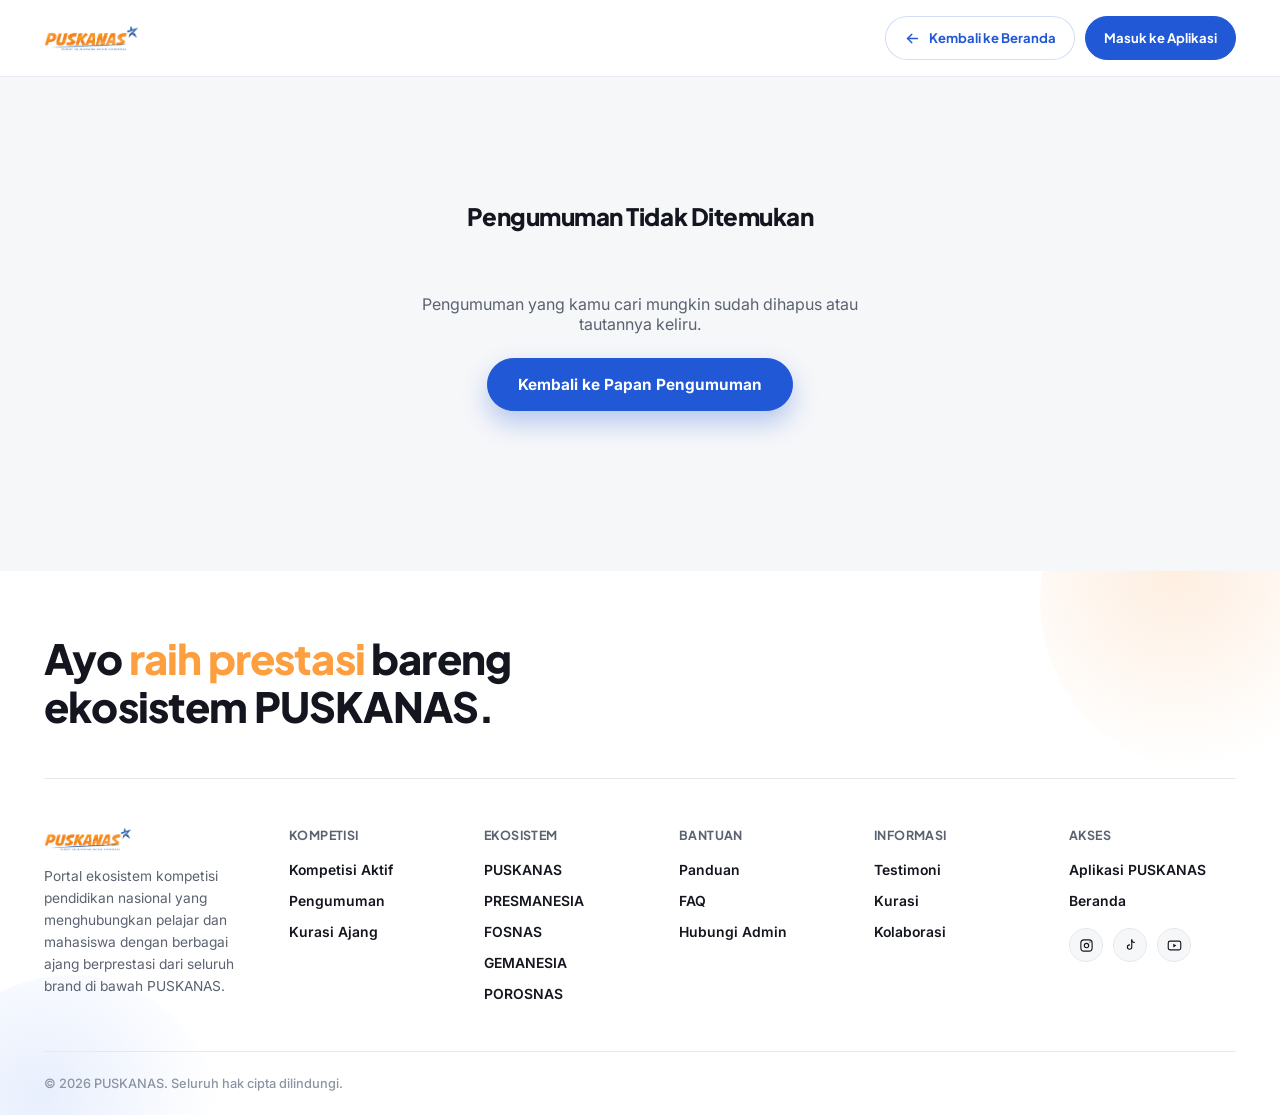
<file: pengumuman.html>
<!doctype html>
<html lang="id">
  <head>
    <meta charset="UTF-8" />
    <meta name="viewport" content="width=device-width, initial-scale=1.0" />
    <title>Detail Pengumuman — PUSKANAS</title>
<link rel="icon" type="image/x-icon" href="assets/images/favicon.ico">
<link rel="icon" type="image/png" sizes="32x32" href="assets/images/favicon-192.png">
<link rel="apple-touch-icon" href="assets/images/apple-touch-icon.png">
    <link rel="preconnect" href="https://fonts.googleapis.com" />
    <link rel="preconnect" href="https://fonts.gstatic.com" crossorigin />
    <link
      href="https://fonts.googleapis.com/css2?family=Plus+Jakarta+Sans:wght@500;600;700;800&family=Inter:wght@400;500;600&display=swap"
      rel="stylesheet"
    />
    <link rel="stylesheet" href="style.css" />
  <link rel="stylesheet" href="assets/css/components.css?v=1">
</head>
  <body>
    <!-- Navbar dimuat dari components/navbar.html -->
  <div id="site-navbar"></div>

    <div class="wrap">
      <div class="pengumuman-notfound" id="notFound" hidden>
        <h1>Pengumuman Tidak Ditemukan</h1>
        <p>
          Pengumuman yang kamu cari mungkin sudah dihapus atau tautannya keliru.
        </p>
        <a href="index.html#papan-pengumuman" class="btn-primary"
          >Kembali ke Papan Pengumuman</a
        >
      </div>

      <article class="pengumuman-detail" id="detailContent" hidden>
        <a href="index.html#papan-pengumuman" class="pengumuman-back"
          >&larr; Kembali ke Papan Pengumuman</a
        >

        <div class="pengumuman-meta">
          <span id="badge" class="papan-badge"></span>
          <time id="tanggal"></time>
        </div>

        <h1 id="judul"></h1>

        <div class="pengumuman-brand-row">
          <span id="brandInisial" class="pengumuman-brand-badge"></span>
          <div>
            <div id="brand" class="pengumuman-brand-name"></div>
            <div class="pengumuman-brand-label">Penyelenggara</div>
          </div>
        </div>

        <p id="isi" class="pengumuman-isi"></p>
      </article>
    </div>

    <!-- Footer dimuat dari components/footer.html -->
  <div id="site-footer"></div>

    <script src="data-pengumuman.js"></script>
    <script src="pengumuman.js"></script>
  <script src="assets/js/components.js?v=1" defer></script>
</body>
</html>
</file>
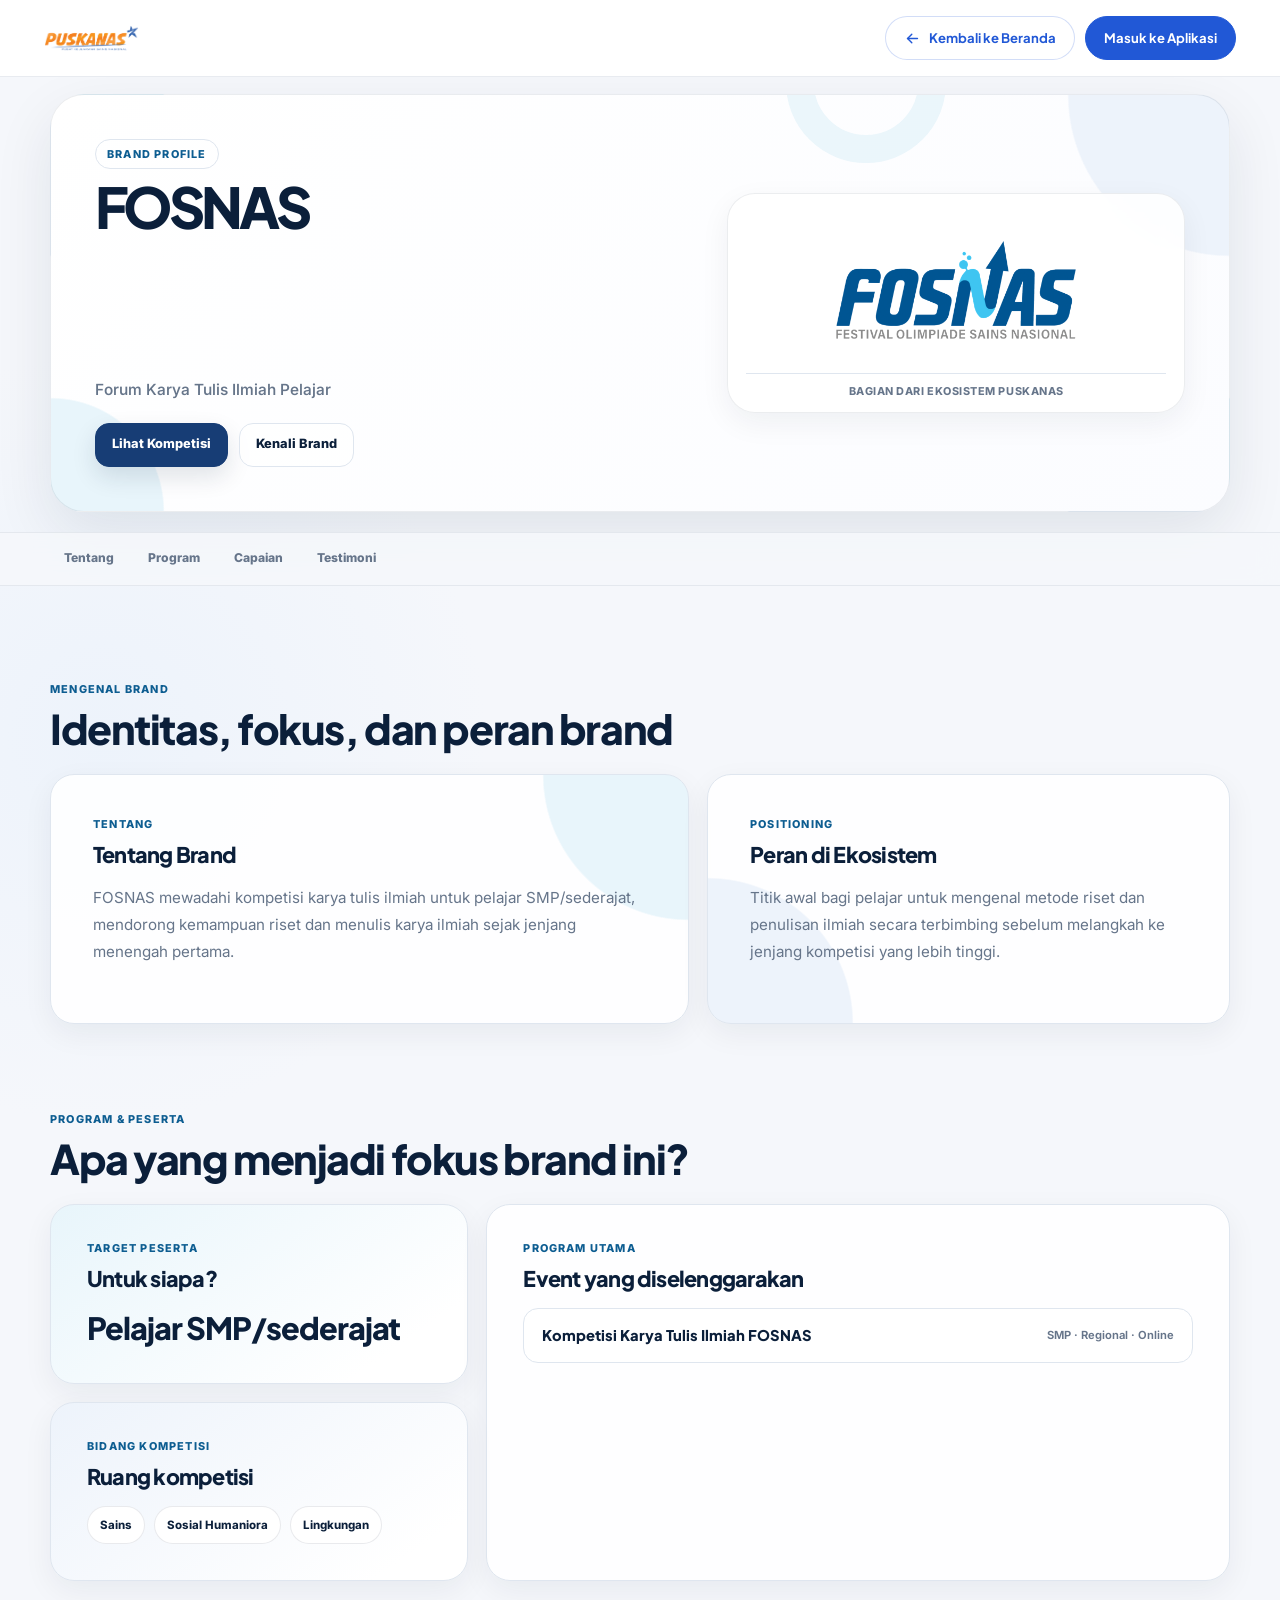
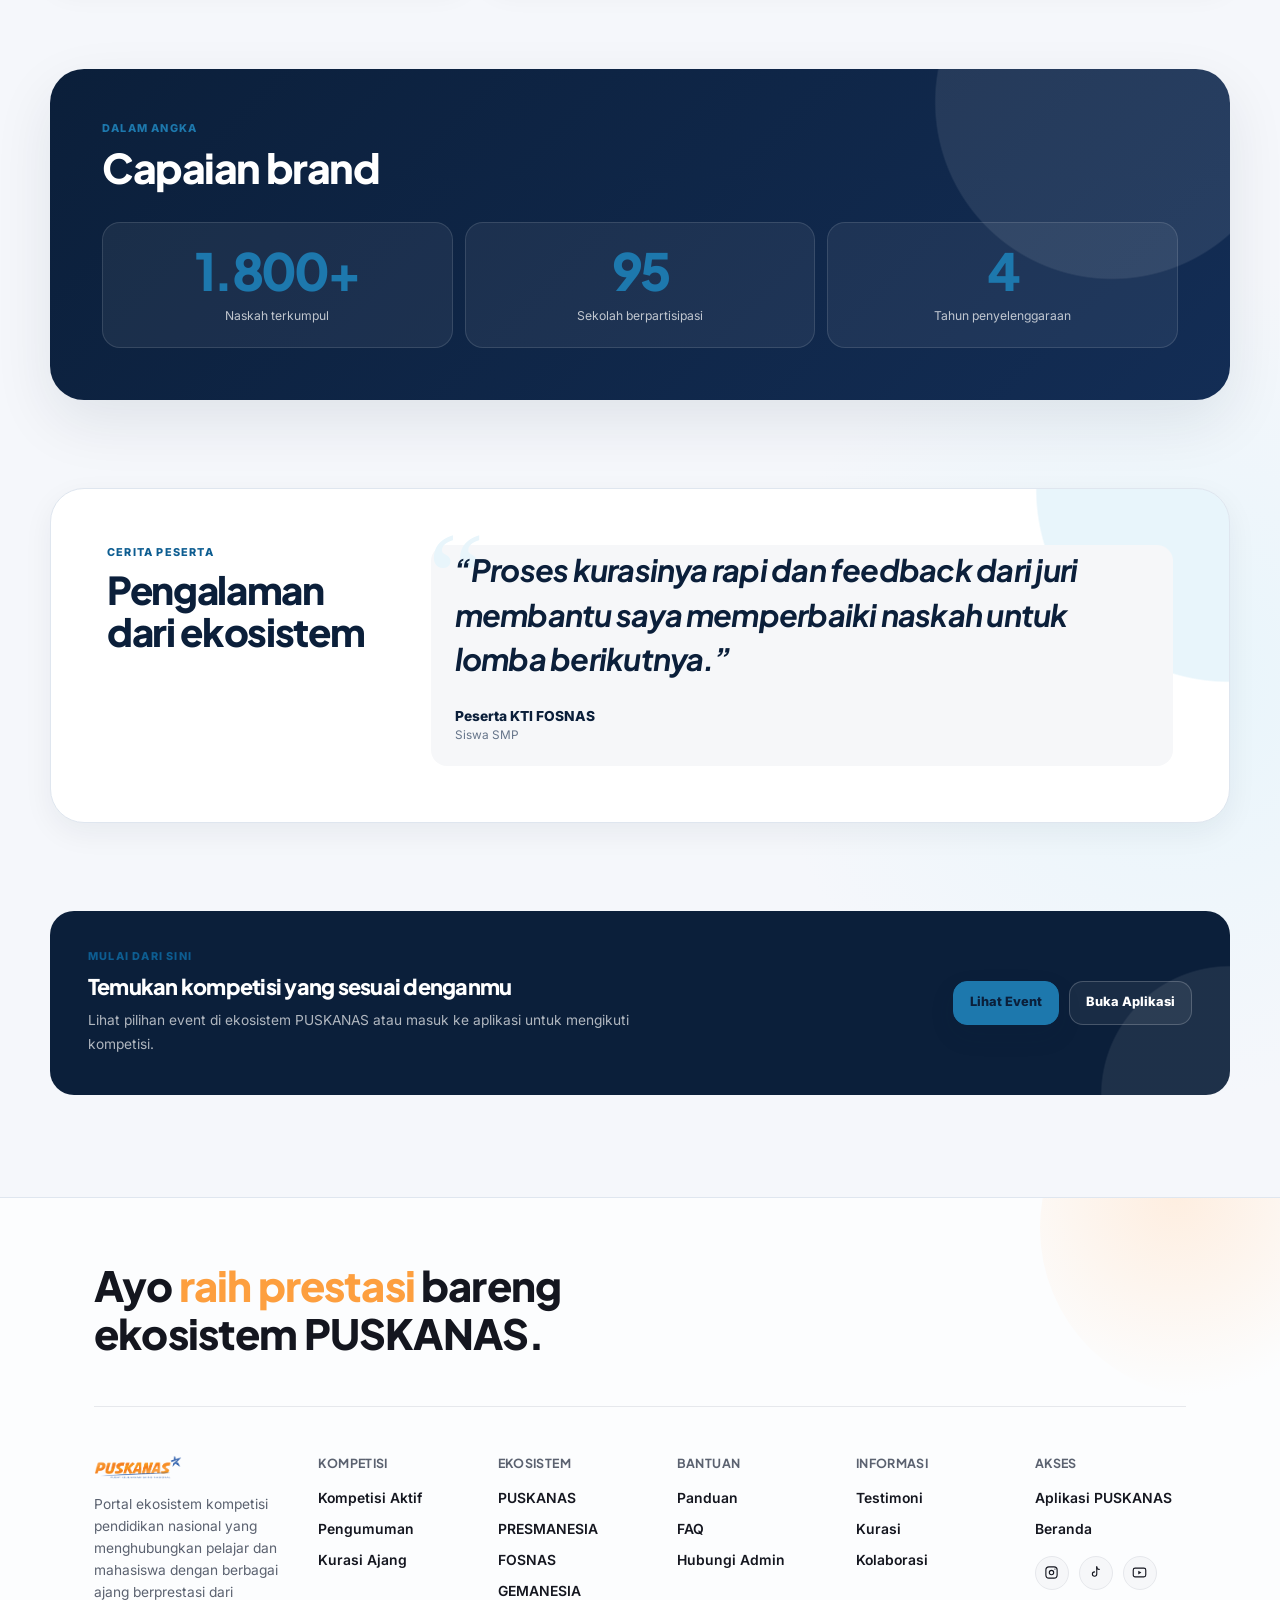
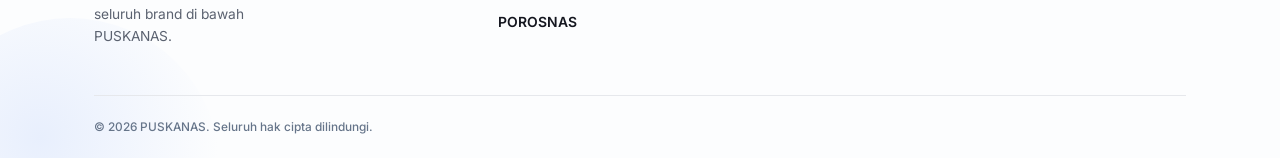
<file: brand/fosnas.html>
<!DOCTYPE html>
<html lang="id">
<head>
<meta charset="UTF-8">
<meta name="viewport" content="width=device-width, initial-scale=1.0">
<title>Detail Brand — FOSNAS</title>
<link rel="icon" type="image/x-icon" href="../assets/images/favicon.ico">
<link rel="icon" type="image/png" sizes="32x32" href="../assets/images/favicon-192.png">
<link rel="apple-touch-icon" href="../assets/images/apple-touch-icon.png">
<meta name="description" content="Profil brand FOSNAS dalam ekosistem PUSKANAS.">
<link rel="preconnect" href="https://fonts.googleapis.com">
<link rel="preconnect" href="https://fonts.gstatic.com" crossorigin>
<link href="https://fonts.googleapis.com/css2?family=Plus+Jakarta+Sans:wght@500;600;700;800&family=Inter:wght@400;500;600;700;800&display=swap" rel="stylesheet">
<link rel="stylesheet" href="../style.css">
<link rel="stylesheet" href="../assets/css/components.css?v=1">
<link rel="stylesheet" href="../assets/css/brand-pages.css">
</head>
<body class="brand-page" data-brand="fosnas">
  <!-- Navbar dimuat dari components/navbar.html -->
  <div id="site-navbar"></div>

<main class="brand-page-main">
    <section class="brand-profile-hero" aria-labelledby="nama">
      <div class="brand-profile-hero__inner">
        <div class="brand-profile-hero__copy">

          <p class="brand-profile-eyebrow">Brand Profile</p>
          <h1 id="nama">FOSNAS</h1>
          <p id="tagline" class="brand-profile-tagline"></p>
          <div class="brand-profile-hero-actions">
            <a href="../index.html#filter-kompetisi" class="btn-primary">Lihat Kompetisi</a>
            <a href="#tentang-brand" class="komp-cta-secondary">Kenali Brand</a>
          </div>
        </div>

        <div class="brand-profile-logo-panel" aria-label="Identitas visual brand">
          <img id="logo" src="../assets/images/fosnas.webp" alt="Logo FOSNAS">
        </div>
      </div>
    </section>

    <nav class="brand-profile-jump" aria-label="Navigasi isi profil brand">
      <div class="brand-profile-jump__inner">
        <a href="#tentang-brand">Tentang</a>
        <a href="#program-brand">Program</a>
        <a href="#capaian-brand">Capaian</a>
        <a href="#testimoni-brand">Testimoni</a>
      </div>
    </nav>

    <div class="brand-profile-content">
      <section id="tentang-brand" aria-labelledby="tentang-heading">
        <div class="brand-profile-section-heading">
          <span class="brand-profile-kicker">Mengenal Brand</span>
          <h2 id="tentang-heading">Identitas, fokus, dan peran brand</h2>
        </div>

        <div class="brand-profile-pair">
          <article class="brand-profile-copy-block">
            <span class="brand-profile-kicker">Tentang</span>
            <h3>Tentang Brand</h3>
            <p id="tentang"></p>
          </article>

          <article class="brand-profile-copy-block">
            <span class="brand-profile-kicker">Positioning</span>
            <h3>Peran di Ekosistem</h3>
            <p id="positioning"></p>
          </article>
        </div>
      </section>

      <section id="program-brand" aria-labelledby="program-heading">
        <div class="brand-profile-section-heading">
          <span class="brand-profile-kicker">Program & Peserta</span>
          <h2 id="program-heading">Apa yang menjadi fokus brand ini?</h2>
        </div>

        <div class="brand-profile-program">
          <article class="brand-profile-target">
            <span class="brand-profile-kicker">Target Peserta</span>
            <h3>Untuk siapa?</h3>
            <p class="brand-target" id="targetPeserta"></p>
          </article>

          <article class="brand-profile-events">
            <span class="brand-profile-kicker">Program Utama</span>
            <h3>Event yang diselenggarakan</h3>
            <ul class="brand-event-list" id="eventUtama"></ul>
          </article>

          <article class="brand-profile-fields">
            <span class="brand-profile-kicker">Bidang Kompetisi</span>
            <h3>Ruang kompetisi</h3>
            <div class="ekosistem-karakter" id="bidangKompetisi"></div>
          </article>
        </div>
      </section>

      <section class="brand-profile-achievement" id="capaian-brand" aria-labelledby="capaian-heading">
        <span class="brand-profile-kicker">Dalam Angka</span>
        <h2 id="capaian-heading">Capaian brand</h2>
        <div class="brand-stats" id="capaian"></div>
      </section>

      <section class="brand-profile-testimonial" id="testimoni-brand" aria-labelledby="testimoni-heading">
        <div class="brand-profile-testimonial__head">
          <span class="brand-profile-kicker">Cerita Peserta</span>
          <h2 id="testimoni-heading">Pengalaman dari ekosistem</h2>
        </div>
        <div class="brand-testimoni">
          <p id="testimoniIsi"></p>
          <div class="brand-testimoni-nama" id="testimoniNama"></div>
          <div class="brand-testimoni-peran" id="testimoniPeran"></div>
        </div>
      </section>

      <section class="brand-profile-end" id="media-brand">
        <article class="brand-profile-social">
          <span class="brand-profile-kicker">Terhubung</span>
          <h3>Media Sosial</h3>
          <div class="brand-sosial">
            <a id="sosialInstagram" href="#" aria-label="Instagram" target="_blank" rel="noopener">
              <svg viewBox="0 0 24 24" fill="none" stroke="currentColor" stroke-width="1.8" aria-hidden="true"><rect x="3" y="3" width="18" height="18" rx="5"/><circle cx="12" cy="12" r="3.5"/><circle cx="17.5" cy="6.5" r="1" fill="currentColor" stroke="none"/></svg>
            </a>
            <a id="sosialTiktok" href="#" aria-label="TikTok" target="_blank" rel="noopener">
              <svg viewBox="0 0 24 24" fill="none" stroke="currentColor" stroke-width="1.8" stroke-linecap="round" aria-hidden="true"><path d="M14 3V14.5C14 16.4 12.4 18 10.5 18C8.6 18 7 16.4 7 14.5C7 12.6 8.6 11 10.5 11"/><path d="M14 3C14 5.2 15.8 7 18 7"/></svg>
            </a>
            <a id="sosialYoutube" href="#" aria-label="YouTube" target="_blank" rel="noopener">
              <svg viewBox="0 0 24 24" fill="none" stroke="currentColor" stroke-width="1.8" aria-hidden="true"><rect x="2" y="5" width="20" height="14" rx="3"/><path d="M10 9L15 12L10 15V9Z" fill="currentColor" stroke="none"/></svg>
            </a>
          </div>
        </article>

        <article class="brand-profile-actions">
          <div>
            <span class="brand-profile-kicker">Mulai dari sini</span>
            <h3>Temukan kompetisi yang sesuai denganmu</h3>
            <p>Lihat pilihan event di ekosistem PUSKANAS atau masuk ke aplikasi untuk mengikuti kompetisi.</p>
          </div>
          <div class="brand-cta-row">
            <a href="../index.html#filter-kompetisi" class="btn-primary">Lihat Event</a>
            <a href="https://app.puskanas.id/" class="komp-cta-secondary" target="_blank" rel="noopener">Buka Aplikasi</a>
          </div>
        </article>
      </section>
    </div>
  </main>
  <!-- Footer dimuat dari components/footer.html -->
  <div id="site-footer"></div>

<script src="../assets/js/components.js?v=1" defer></script>
<script src="../data-brand.js"></script>
<script src="../brand.js"></script>
</body>
</html>
</file>
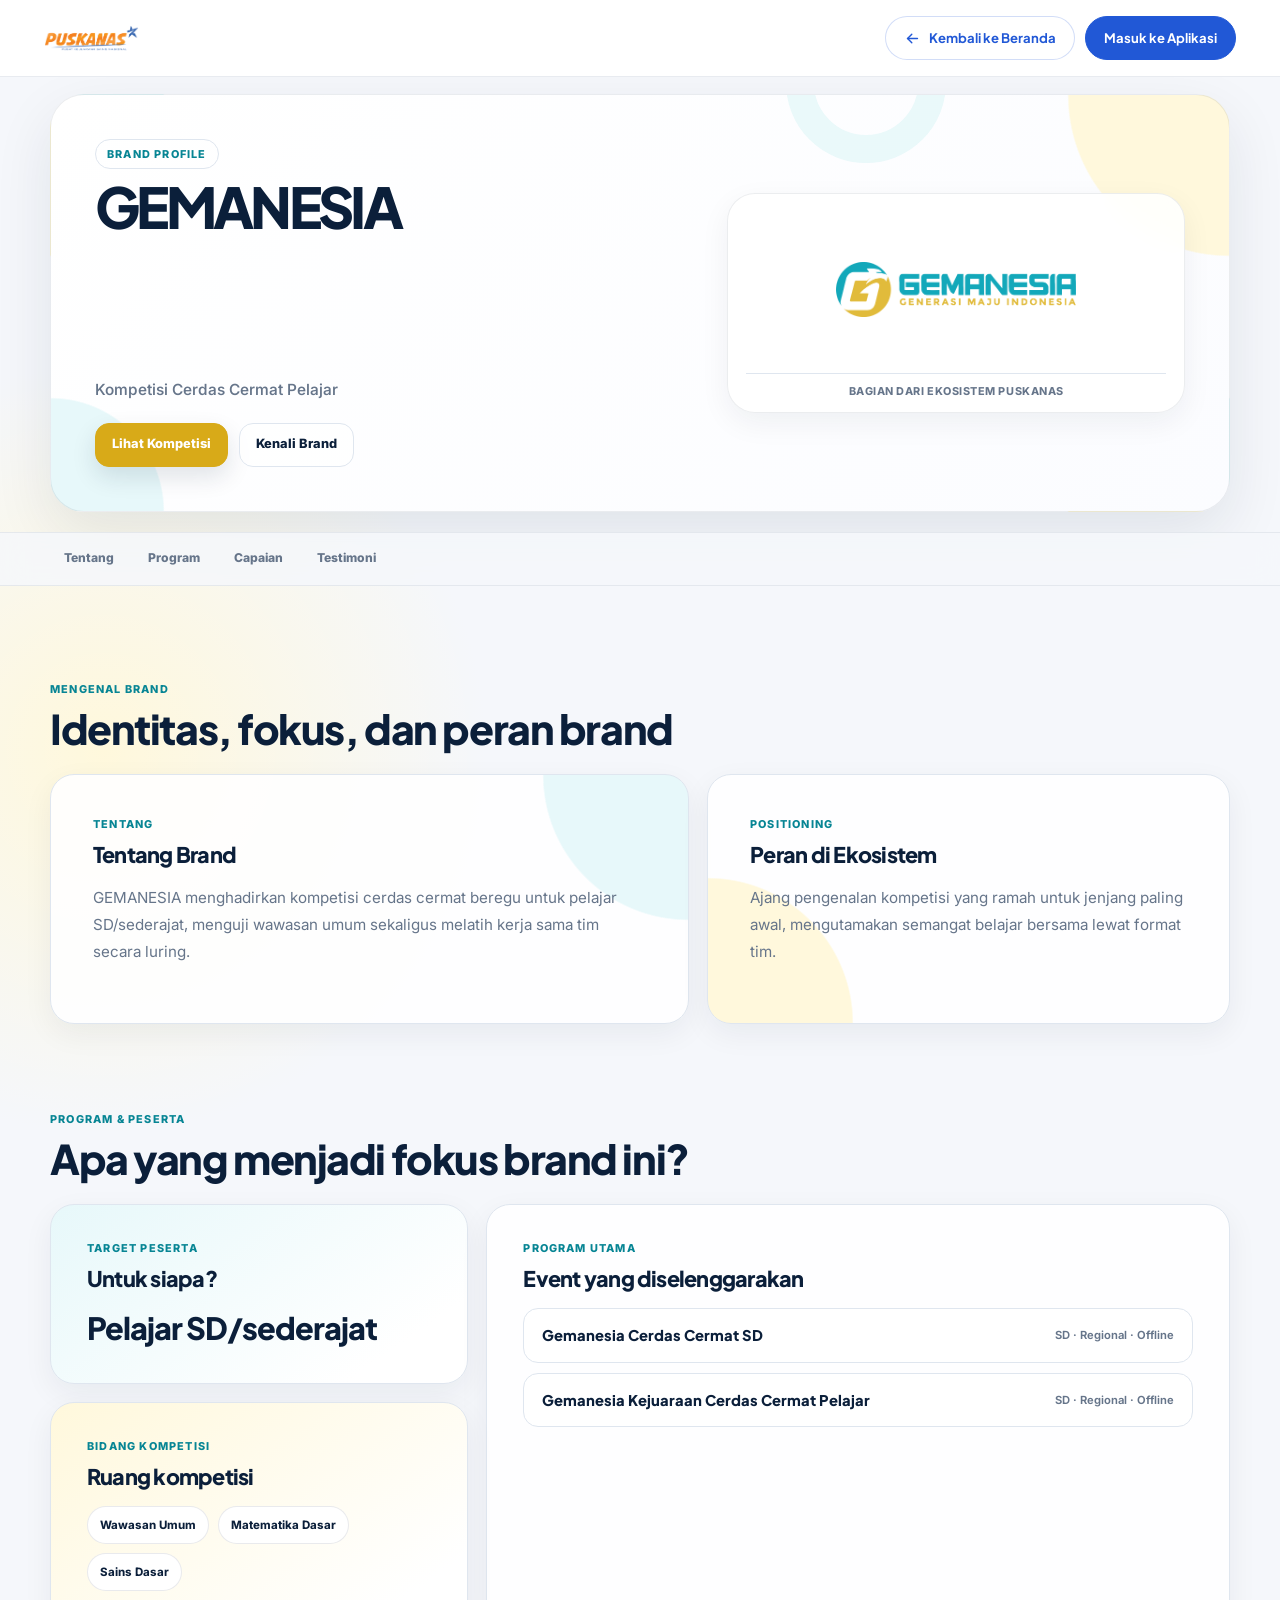
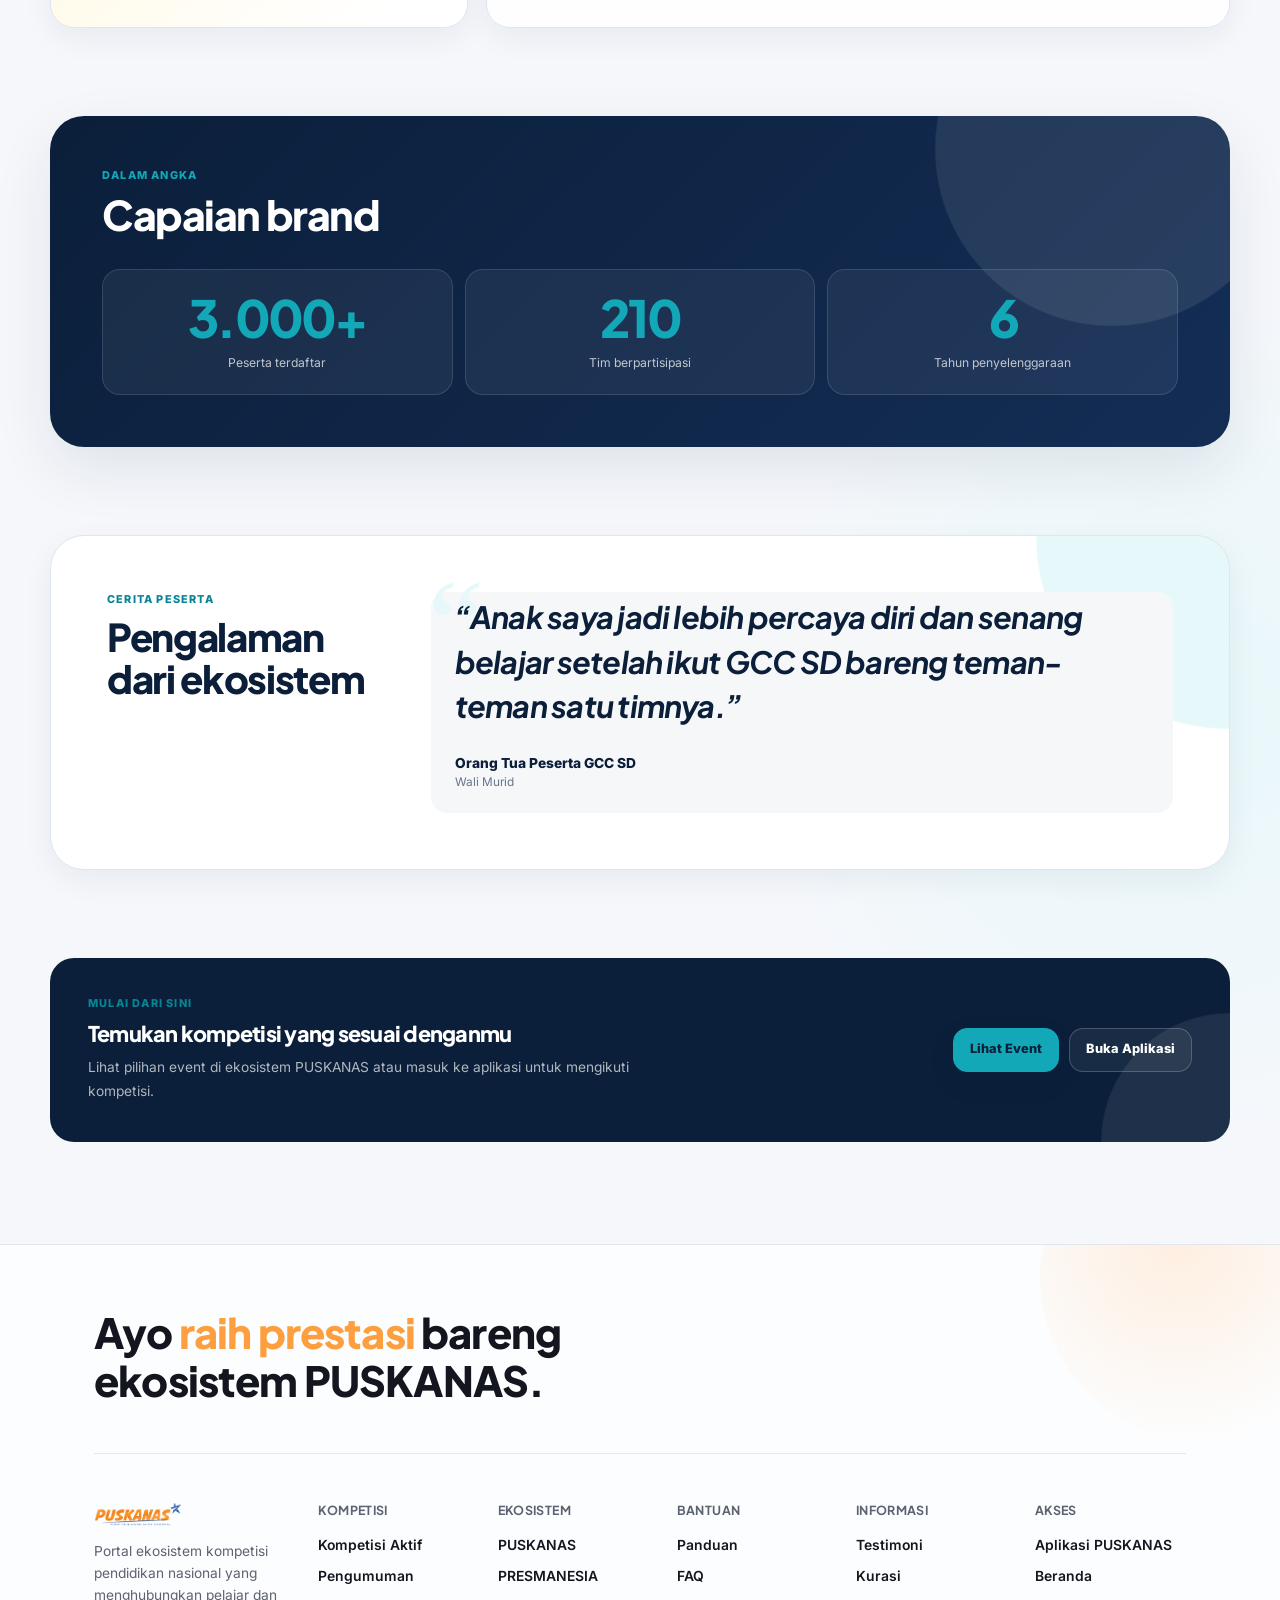
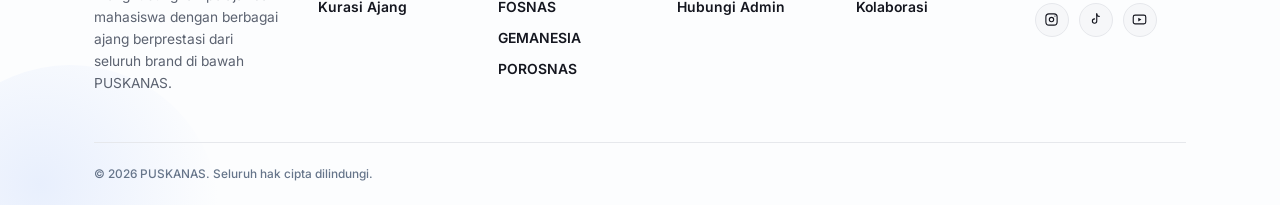
<file: brand/gemanesia.html>
<!DOCTYPE html>
<html lang="id">
<head>
<meta charset="UTF-8">
<meta name="viewport" content="width=device-width, initial-scale=1.0">
<title>Detail Brand — GEMANESIA</title>
<link rel="icon" type="image/x-icon" href="../assets/images/favicon.ico">
<link rel="icon" type="image/png" sizes="32x32" href="../assets/images/favicon-192.png">
<link rel="apple-touch-icon" href="../assets/images/apple-touch-icon.png">
<meta name="description" content="Profil brand GEMANESIA dalam ekosistem PUSKANAS.">
<link rel="preconnect" href="https://fonts.googleapis.com">
<link rel="preconnect" href="https://fonts.gstatic.com" crossorigin>
<link href="https://fonts.googleapis.com/css2?family=Plus+Jakarta+Sans:wght@500;600;700;800&family=Inter:wght@400;500;600;700;800&display=swap" rel="stylesheet">
<link rel="stylesheet" href="../style.css">
<link rel="stylesheet" href="../assets/css/components.css?v=1">
<link rel="stylesheet" href="../assets/css/brand-pages.css">
</head>
<body class="brand-page" data-brand="gemanesia">
  <!-- Navbar dimuat dari components/navbar.html -->
  <div id="site-navbar"></div>

<main class="brand-page-main">
    <section class="brand-profile-hero" aria-labelledby="nama">
      <div class="brand-profile-hero__inner">
        <div class="brand-profile-hero__copy">

          <p class="brand-profile-eyebrow">Brand Profile</p>
          <h1 id="nama">GEMANESIA</h1>
          <p id="tagline" class="brand-profile-tagline"></p>
          <div class="brand-profile-hero-actions">
            <a href="../index.html#filter-kompetisi" class="btn-primary">Lihat Kompetisi</a>
            <a href="#tentang-brand" class="komp-cta-secondary">Kenali Brand</a>
          </div>
        </div>

        <div class="brand-profile-logo-panel" aria-label="Identitas visual brand">
          <img id="logo" src="../assets/images/gemanesia.webp" alt="Logo GEMANESIA">
        </div>
      </div>
    </section>

    <nav class="brand-profile-jump" aria-label="Navigasi isi profil brand">
      <div class="brand-profile-jump__inner">
        <a href="#tentang-brand">Tentang</a>
        <a href="#program-brand">Program</a>
        <a href="#capaian-brand">Capaian</a>
        <a href="#testimoni-brand">Testimoni</a>
      </div>
    </nav>

    <div class="brand-profile-content">
      <section id="tentang-brand" aria-labelledby="tentang-heading">
        <div class="brand-profile-section-heading">
          <span class="brand-profile-kicker">Mengenal Brand</span>
          <h2 id="tentang-heading">Identitas, fokus, dan peran brand</h2>
        </div>

        <div class="brand-profile-pair">
          <article class="brand-profile-copy-block">
            <span class="brand-profile-kicker">Tentang</span>
            <h3>Tentang Brand</h3>
            <p id="tentang"></p>
          </article>

          <article class="brand-profile-copy-block">
            <span class="brand-profile-kicker">Positioning</span>
            <h3>Peran di Ekosistem</h3>
            <p id="positioning"></p>
          </article>
        </div>
      </section>

      <section id="program-brand" aria-labelledby="program-heading">
        <div class="brand-profile-section-heading">
          <span class="brand-profile-kicker">Program & Peserta</span>
          <h2 id="program-heading">Apa yang menjadi fokus brand ini?</h2>
        </div>

        <div class="brand-profile-program">
          <article class="brand-profile-target">
            <span class="brand-profile-kicker">Target Peserta</span>
            <h3>Untuk siapa?</h3>
            <p class="brand-target" id="targetPeserta"></p>
          </article>

          <article class="brand-profile-events">
            <span class="brand-profile-kicker">Program Utama</span>
            <h3>Event yang diselenggarakan</h3>
            <ul class="brand-event-list" id="eventUtama"></ul>
          </article>

          <article class="brand-profile-fields">
            <span class="brand-profile-kicker">Bidang Kompetisi</span>
            <h3>Ruang kompetisi</h3>
            <div class="ekosistem-karakter" id="bidangKompetisi"></div>
          </article>
        </div>
      </section>

      <section class="brand-profile-achievement" id="capaian-brand" aria-labelledby="capaian-heading">
        <span class="brand-profile-kicker">Dalam Angka</span>
        <h2 id="capaian-heading">Capaian brand</h2>
        <div class="brand-stats" id="capaian"></div>
      </section>

      <section class="brand-profile-testimonial" id="testimoni-brand" aria-labelledby="testimoni-heading">
        <div class="brand-profile-testimonial__head">
          <span class="brand-profile-kicker">Cerita Peserta</span>
          <h2 id="testimoni-heading">Pengalaman dari ekosistem</h2>
        </div>
        <div class="brand-testimoni">
          <p id="testimoniIsi"></p>
          <div class="brand-testimoni-nama" id="testimoniNama"></div>
          <div class="brand-testimoni-peran" id="testimoniPeran"></div>
        </div>
      </section>

      <section class="brand-profile-end" id="media-brand">
        <article class="brand-profile-social">
          <span class="brand-profile-kicker">Terhubung</span>
          <h3>Media Sosial</h3>
          <div class="brand-sosial">
            <a id="sosialInstagram" href="#" aria-label="Instagram" target="_blank" rel="noopener">
              <svg viewBox="0 0 24 24" fill="none" stroke="currentColor" stroke-width="1.8" aria-hidden="true"><rect x="3" y="3" width="18" height="18" rx="5"/><circle cx="12" cy="12" r="3.5"/><circle cx="17.5" cy="6.5" r="1" fill="currentColor" stroke="none"/></svg>
            </a>
            <a id="sosialTiktok" href="#" aria-label="TikTok" target="_blank" rel="noopener">
              <svg viewBox="0 0 24 24" fill="none" stroke="currentColor" stroke-width="1.8" stroke-linecap="round" aria-hidden="true"><path d="M14 3V14.5C14 16.4 12.4 18 10.5 18C8.6 18 7 16.4 7 14.5C7 12.6 8.6 11 10.5 11"/><path d="M14 3C14 5.2 15.8 7 18 7"/></svg>
            </a>
            <a id="sosialYoutube" href="#" aria-label="YouTube" target="_blank" rel="noopener">
              <svg viewBox="0 0 24 24" fill="none" stroke="currentColor" stroke-width="1.8" aria-hidden="true"><rect x="2" y="5" width="20" height="14" rx="3"/><path d="M10 9L15 12L10 15V9Z" fill="currentColor" stroke="none"/></svg>
            </a>
          </div>
        </article>

        <article class="brand-profile-actions">
          <div>
            <span class="brand-profile-kicker">Mulai dari sini</span>
            <h3>Temukan kompetisi yang sesuai denganmu</h3>
            <p>Lihat pilihan event di ekosistem PUSKANAS atau masuk ke aplikasi untuk mengikuti kompetisi.</p>
          </div>
          <div class="brand-cta-row">
            <a href="../index.html#filter-kompetisi" class="btn-primary">Lihat Event</a>
            <a href="https://app.puskanas.id/" class="komp-cta-secondary" target="_blank" rel="noopener">Buka Aplikasi</a>
          </div>
        </article>
      </section>
    </div>
  </main>
  <!-- Footer dimuat dari components/footer.html -->
  <div id="site-footer"></div>

<script src="../assets/js/components.js?v=1" defer></script>
<script src="../data-brand.js"></script>
<script src="../brand.js"></script>
</body>
</html>
</file>
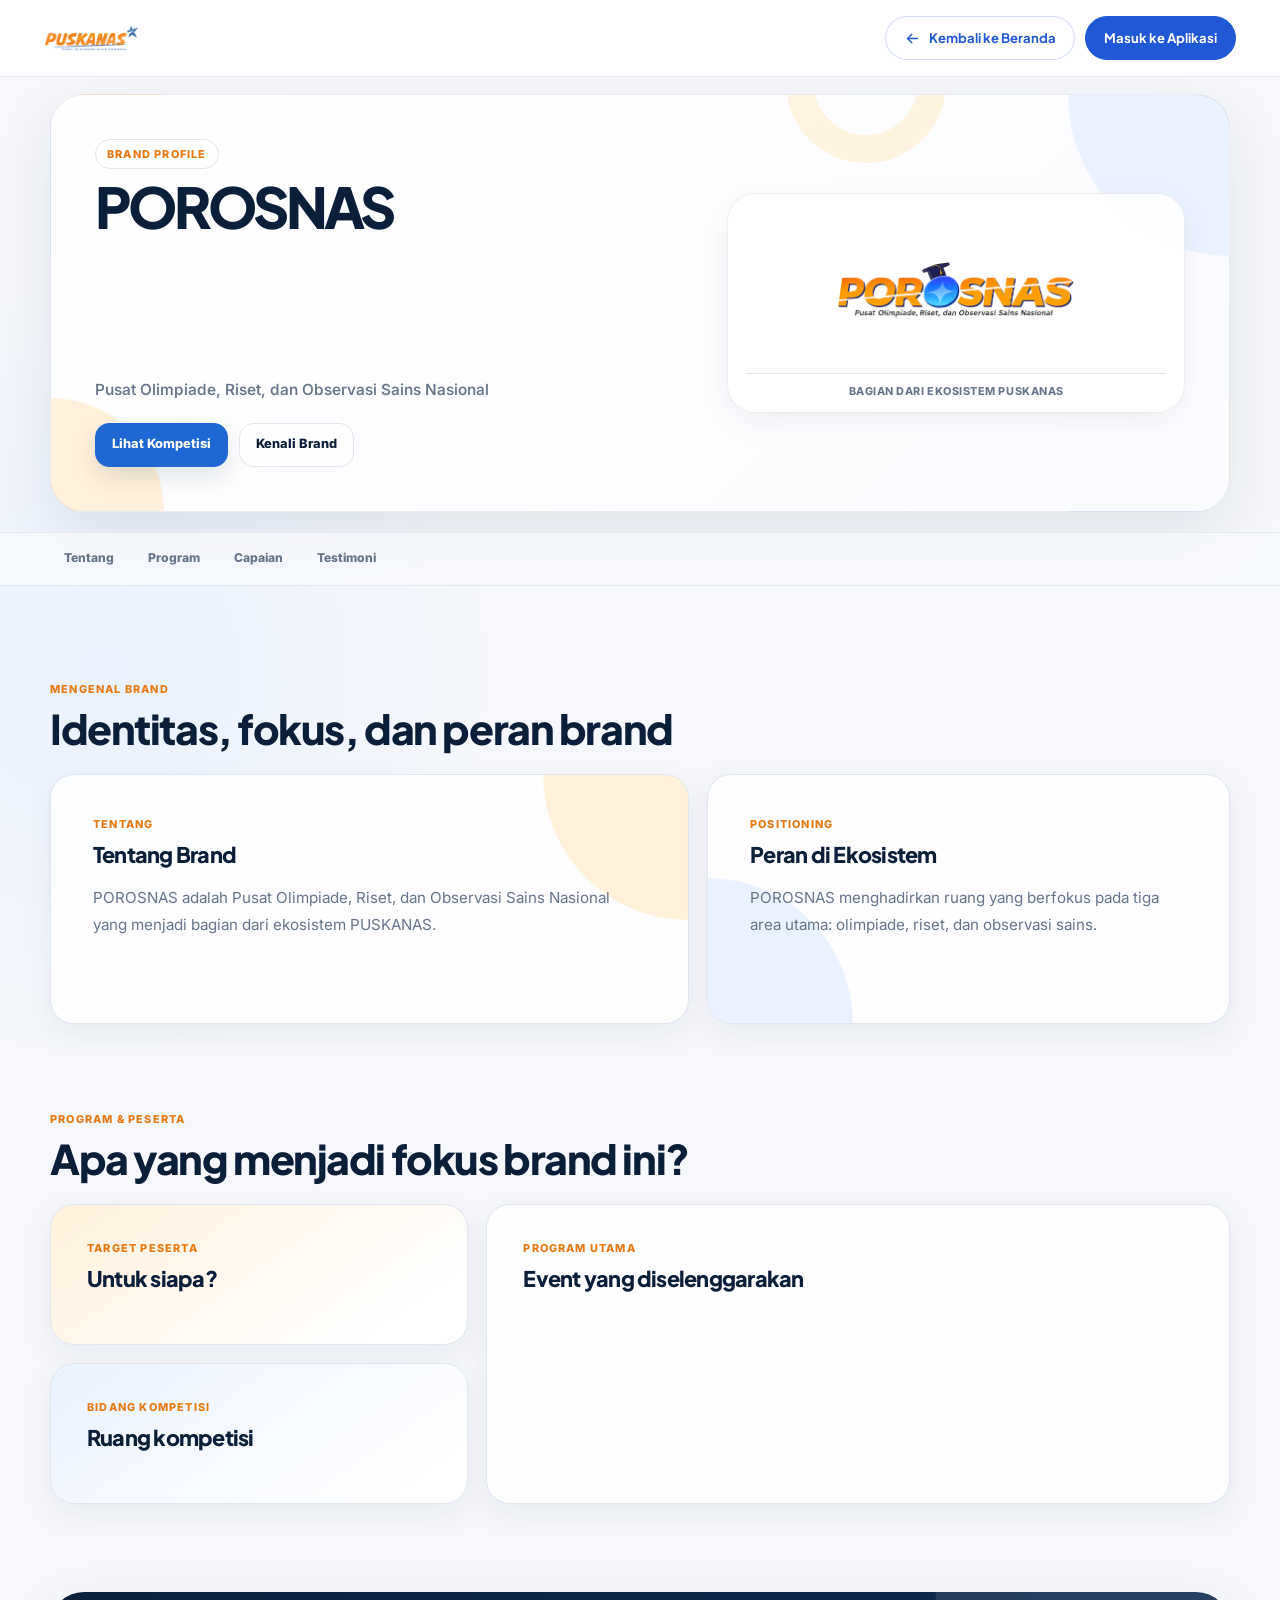
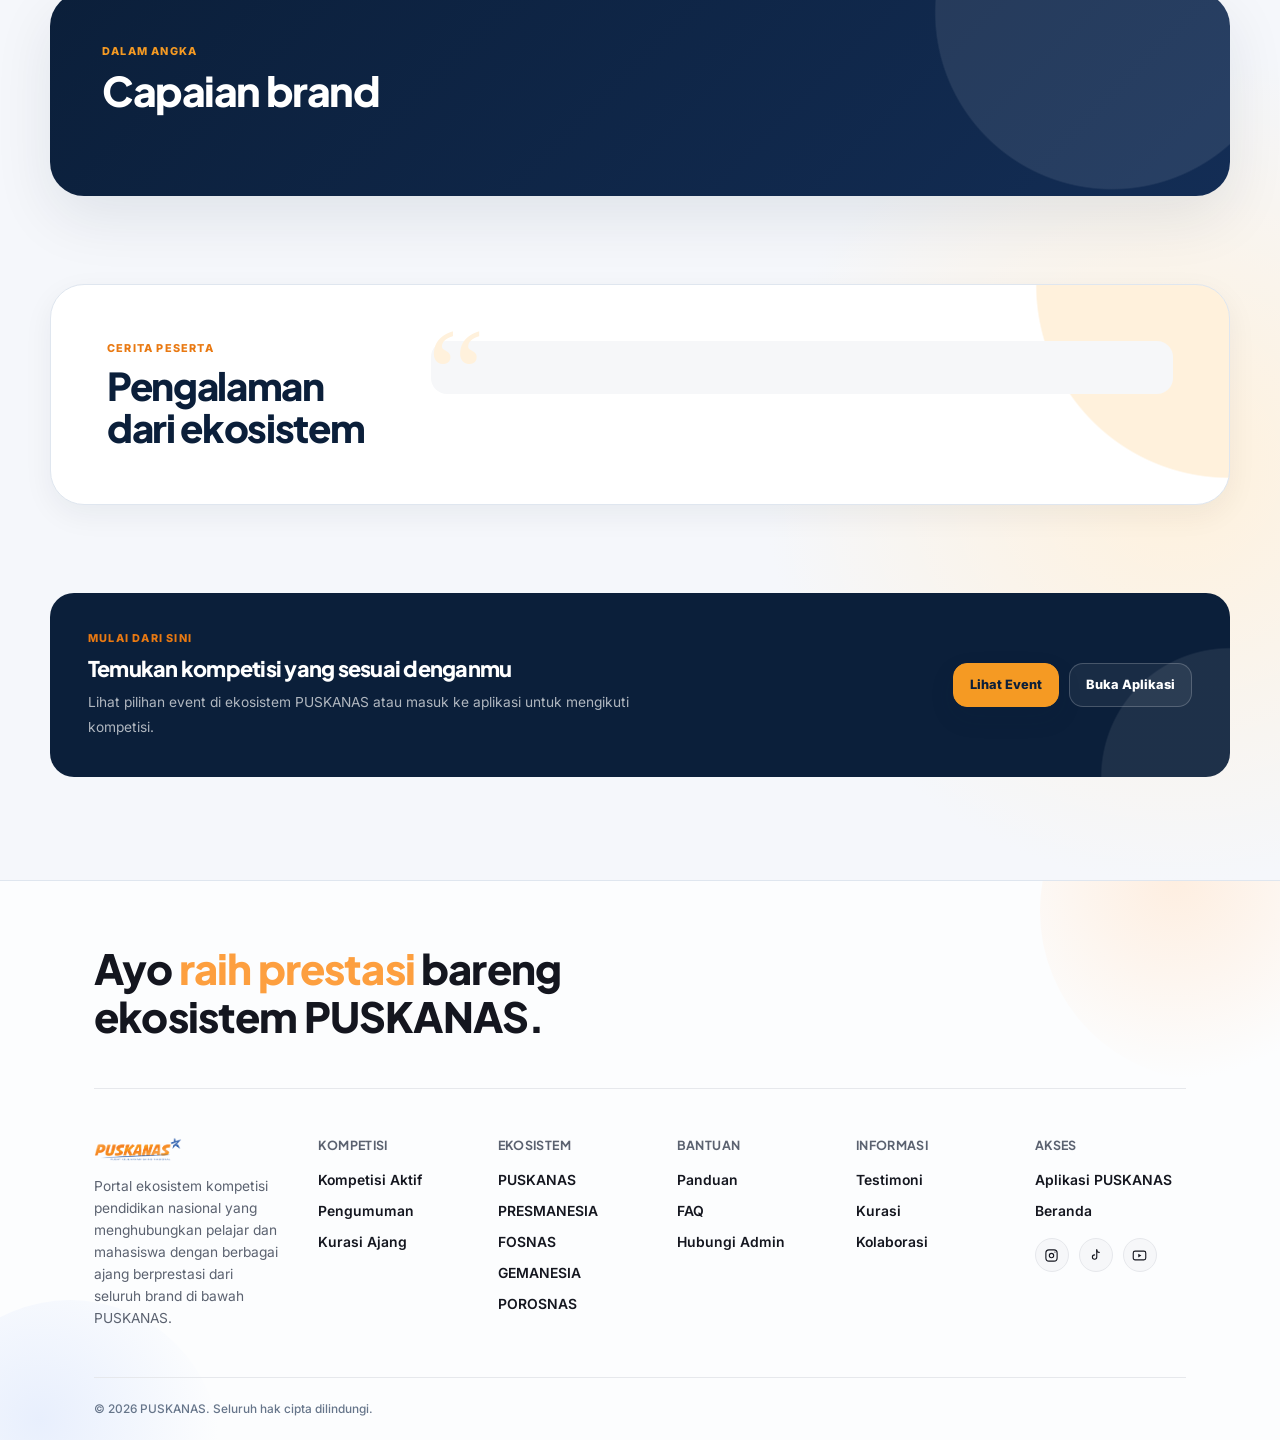
<file: brand/porosnas.html>
<!DOCTYPE html>
<html lang="id">
<head>
<meta charset="UTF-8">
<meta name="viewport" content="width=device-width, initial-scale=1.0">
<title>Detail Brand — POROSNAS</title>
<link rel="icon" type="image/x-icon" href="../assets/images/favicon.ico">
<link rel="icon" type="image/png" sizes="32x32" href="../assets/images/favicon-192.png">
<link rel="apple-touch-icon" href="../assets/images/apple-touch-icon.png">
<meta name="description" content="Profil brand POROSNAS dalam ekosistem PUSKANAS.">
<link rel="preconnect" href="https://fonts.googleapis.com">
<link rel="preconnect" href="https://fonts.gstatic.com" crossorigin>
<link href="https://fonts.googleapis.com/css2?family=Plus+Jakarta+Sans:wght@500;600;700;800&family=Inter:wght@400;500;600;700;800&display=swap" rel="stylesheet">
<link rel="stylesheet" href="../style.css">
<link rel="stylesheet" href="../assets/css/components.css?v=1">
<link rel="stylesheet" href="../assets/css/brand-pages.css">
</head>
<body class="brand-page" data-brand="porosnas">
  <!-- Navbar dimuat dari components/navbar.html -->
  <div id="site-navbar"></div>

<main class="brand-page-main">
    <section class="brand-profile-hero" aria-labelledby="nama">
      <div class="brand-profile-hero__inner">
        <div class="brand-profile-hero__copy">

          <p class="brand-profile-eyebrow">Brand Profile</p>
          <h1 id="nama">POROSNAS</h1>
          <p id="tagline" class="brand-profile-tagline"></p>
          <div class="brand-profile-hero-actions">
            <a href="../index.html#filter-kompetisi" class="btn-primary">Lihat Kompetisi</a>
            <a href="#tentang-brand" class="komp-cta-secondary">Kenali Brand</a>
          </div>
        </div>

        <div class="brand-profile-logo-panel" aria-label="Identitas visual brand">
          <img id="logo" src="../logo.png" alt="Logo POROSNAS">
        </div>
      </div>
    </section>

    <nav class="brand-profile-jump" aria-label="Navigasi isi profil brand">
      <div class="brand-profile-jump__inner">
        <a href="#tentang-brand">Tentang</a>
        <a href="#program-brand">Program</a>
        <a href="#capaian-brand">Capaian</a>
        <a href="#testimoni-brand">Testimoni</a>
      </div>
    </nav>

    <div class="brand-profile-content">
      <section id="tentang-brand" aria-labelledby="tentang-heading">
        <div class="brand-profile-section-heading">
          <span class="brand-profile-kicker">Mengenal Brand</span>
          <h2 id="tentang-heading">Identitas, fokus, dan peran brand</h2>
        </div>

        <div class="brand-profile-pair">
          <article class="brand-profile-copy-block">
            <span class="brand-profile-kicker">Tentang</span>
            <h3>Tentang Brand</h3>
            <p id="tentang"></p>
          </article>

          <article class="brand-profile-copy-block">
            <span class="brand-profile-kicker">Positioning</span>
            <h3>Peran di Ekosistem</h3>
            <p id="positioning"></p>
          </article>
        </div>
      </section>

      <section id="program-brand" aria-labelledby="program-heading">
        <div class="brand-profile-section-heading">
          <span class="brand-profile-kicker">Program & Peserta</span>
          <h2 id="program-heading">Apa yang menjadi fokus brand ini?</h2>
        </div>

        <div class="brand-profile-program">
          <article class="brand-profile-target">
            <span class="brand-profile-kicker">Target Peserta</span>
            <h3>Untuk siapa?</h3>
            <p class="brand-target" id="targetPeserta"></p>
          </article>

          <article class="brand-profile-events">
            <span class="brand-profile-kicker">Program Utama</span>
            <h3>Event yang diselenggarakan</h3>
            <ul class="brand-event-list" id="eventUtama"></ul>
          </article>

          <article class="brand-profile-fields">
            <span class="brand-profile-kicker">Bidang Kompetisi</span>
            <h3>Ruang kompetisi</h3>
            <div class="ekosistem-karakter" id="bidangKompetisi"></div>
          </article>
        </div>
      </section>

      <section class="brand-profile-achievement" id="capaian-brand" aria-labelledby="capaian-heading">
        <span class="brand-profile-kicker">Dalam Angka</span>
        <h2 id="capaian-heading">Capaian brand</h2>
        <div class="brand-stats" id="capaian"></div>
      </section>

      <section class="brand-profile-testimonial" id="testimoni-brand" aria-labelledby="testimoni-heading">
        <div class="brand-profile-testimonial__head">
          <span class="brand-profile-kicker">Cerita Peserta</span>
          <h2 id="testimoni-heading">Pengalaman dari ekosistem</h2>
        </div>
        <div class="brand-testimoni">
          <p id="testimoniIsi"></p>
          <div class="brand-testimoni-nama" id="testimoniNama"></div>
          <div class="brand-testimoni-peran" id="testimoniPeran"></div>
        </div>
      </section>

      <section class="brand-profile-end" id="media-brand">
        <article class="brand-profile-social">
          <span class="brand-profile-kicker">Terhubung</span>
          <h3>Media Sosial</h3>
          <div class="brand-sosial">
            <a id="sosialInstagram" href="#" aria-label="Instagram" target="_blank" rel="noopener">
              <svg viewBox="0 0 24 24" fill="none" stroke="currentColor" stroke-width="1.8" aria-hidden="true"><rect x="3" y="3" width="18" height="18" rx="5"/><circle cx="12" cy="12" r="3.5"/><circle cx="17.5" cy="6.5" r="1" fill="currentColor" stroke="none"/></svg>
            </a>
            <a id="sosialTiktok" href="#" aria-label="TikTok" target="_blank" rel="noopener">
              <svg viewBox="0 0 24 24" fill="none" stroke="currentColor" stroke-width="1.8" stroke-linecap="round" aria-hidden="true"><path d="M14 3V14.5C14 16.4 12.4 18 10.5 18C8.6 18 7 16.4 7 14.5C7 12.6 8.6 11 10.5 11"/><path d="M14 3C14 5.2 15.8 7 18 7"/></svg>
            </a>
            <a id="sosialYoutube" href="#" aria-label="YouTube" target="_blank" rel="noopener">
              <svg viewBox="0 0 24 24" fill="none" stroke="currentColor" stroke-width="1.8" aria-hidden="true"><rect x="2" y="5" width="20" height="14" rx="3"/><path d="M10 9L15 12L10 15V9Z" fill="currentColor" stroke="none"/></svg>
            </a>
          </div>
        </article>

        <article class="brand-profile-actions">
          <div>
            <span class="brand-profile-kicker">Mulai dari sini</span>
            <h3>Temukan kompetisi yang sesuai denganmu</h3>
            <p>Lihat pilihan event di ekosistem PUSKANAS atau masuk ke aplikasi untuk mengikuti kompetisi.</p>
          </div>
          <div class="brand-cta-row">
            <a href="../index.html#filter-kompetisi" class="btn-primary">Lihat Event</a>
            <a href="https://app.puskanas.id/" class="komp-cta-secondary" target="_blank" rel="noopener">Buka Aplikasi</a>
          </div>
        </article>
      </section>
    </div>
  </main>
  <!-- Footer dimuat dari components/footer.html -->
  <div id="site-footer"></div>

<script src="../assets/js/components.js?v=1" defer></script>
<script src="../data-brand.js"></script>
<script src="../brand.js"></script>
</body>
</html>
</file>
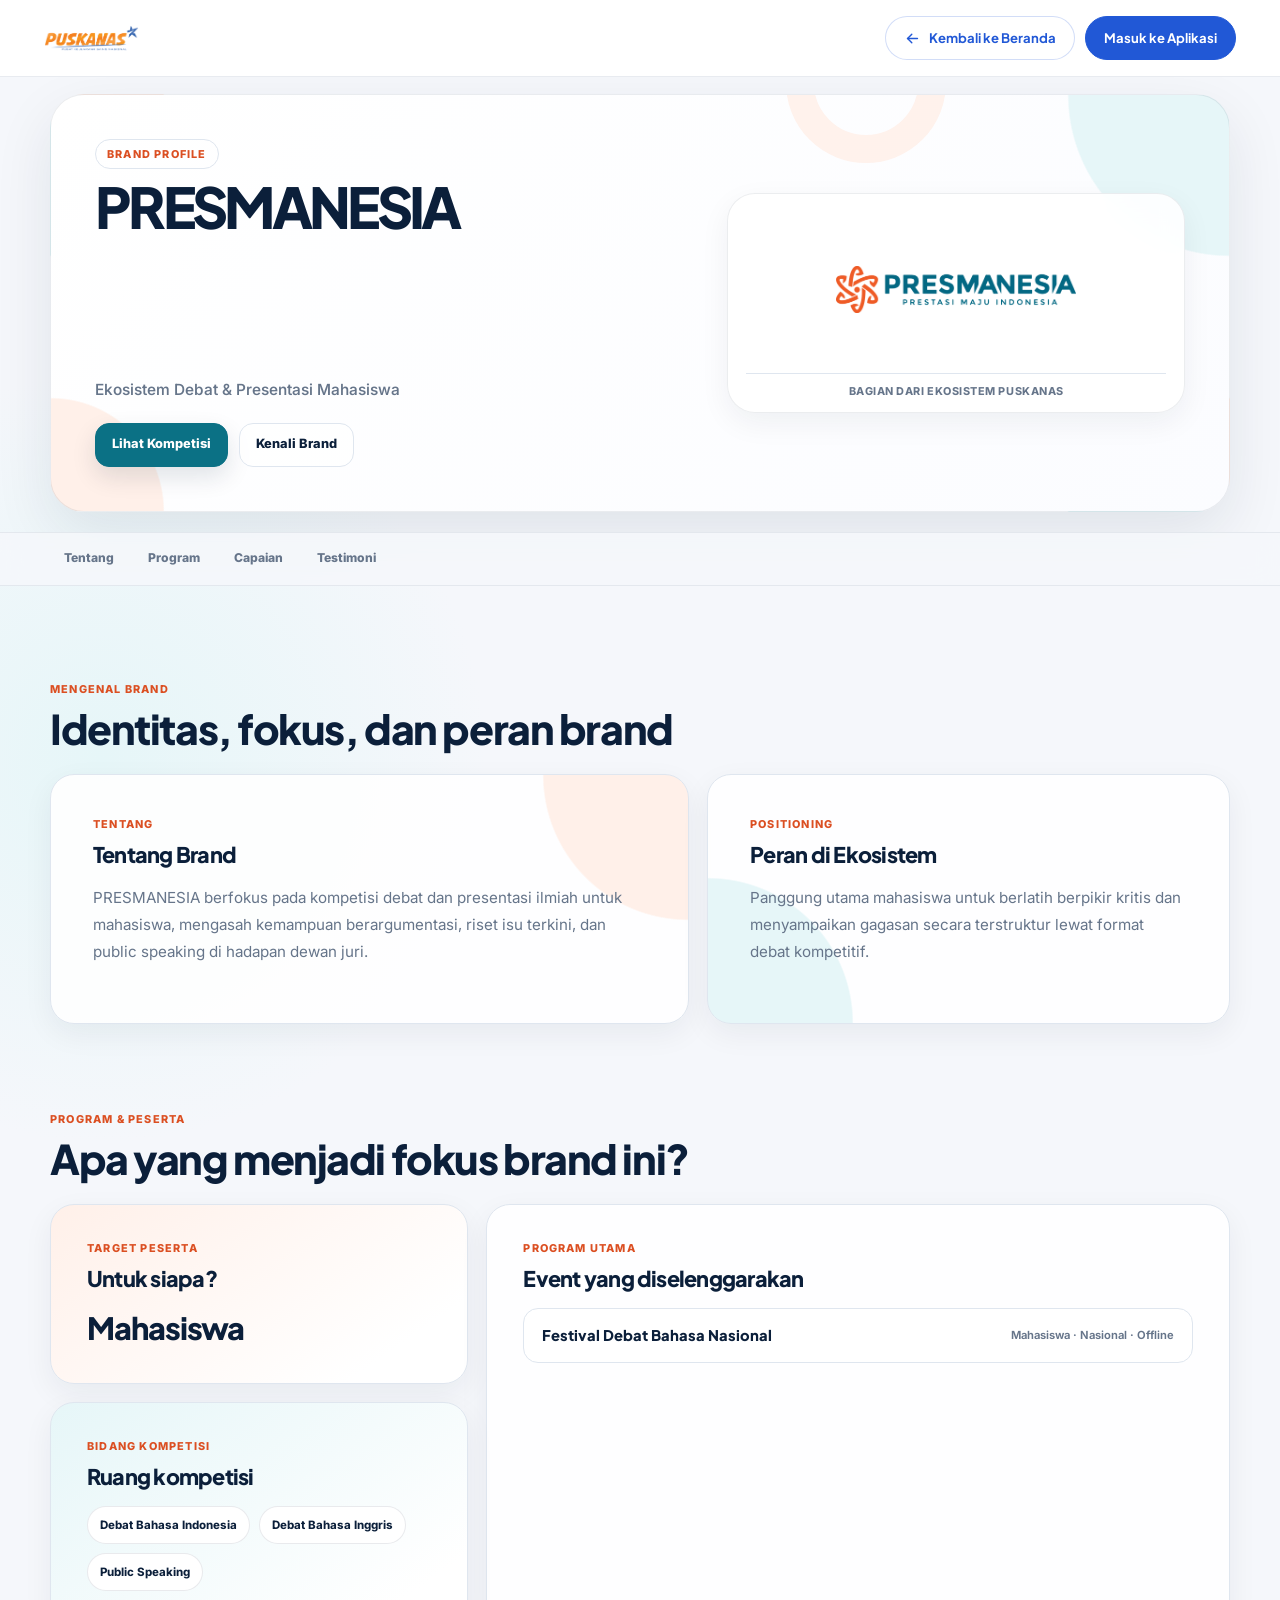
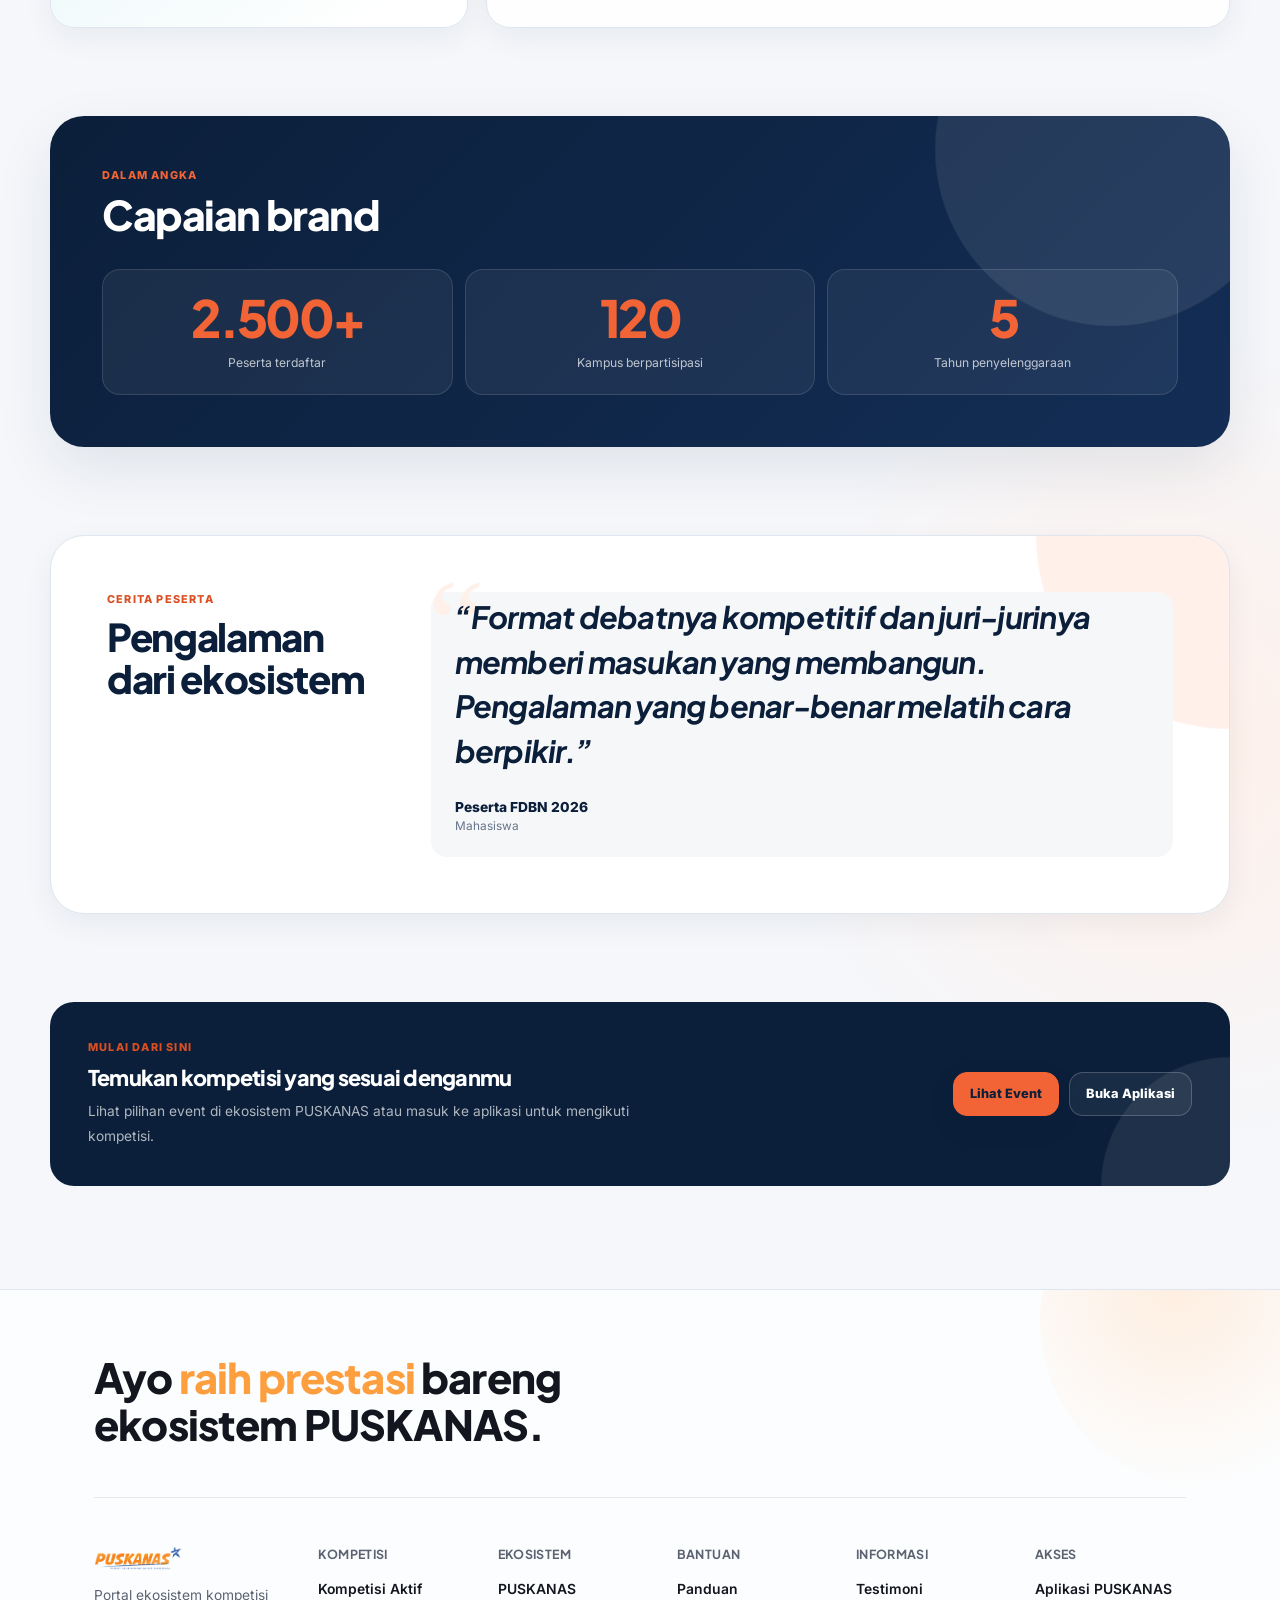
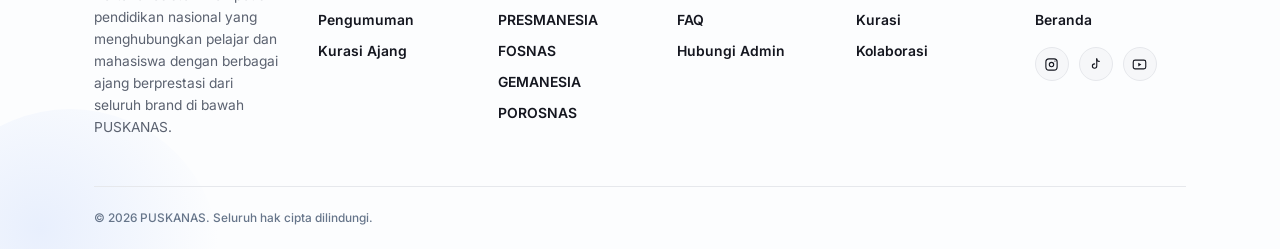
<file: brand/presmanesia.html>
<!DOCTYPE html>
<html lang="id">
<head>
<meta charset="UTF-8">
<meta name="viewport" content="width=device-width, initial-scale=1.0">
<title>Detail Brand — PRESMANESIA</title>
<link rel="icon" type="image/x-icon" href="../assets/images/favicon.ico">
<link rel="icon" type="image/png" sizes="32x32" href="../assets/images/favicon-192.png">
<link rel="apple-touch-icon" href="../assets/images/apple-touch-icon.png">
<meta name="description" content="Profil brand PRESMANESIA dalam ekosistem PUSKANAS.">
<link rel="preconnect" href="https://fonts.googleapis.com">
<link rel="preconnect" href="https://fonts.gstatic.com" crossorigin>
<link href="https://fonts.googleapis.com/css2?family=Plus+Jakarta+Sans:wght@500;600;700;800&family=Inter:wght@400;500;600;700;800&display=swap" rel="stylesheet">
<link rel="stylesheet" href="../style.css">
<link rel="stylesheet" href="../assets/css/components.css?v=1">
<link rel="stylesheet" href="../assets/css/brand-pages.css">
</head>
<body class="brand-page" data-brand="presmanesia">
  <!-- Navbar dimuat dari components/navbar.html -->
  <div id="site-navbar"></div>

<main class="brand-page-main">
    <section class="brand-profile-hero" aria-labelledby="nama">
      <div class="brand-profile-hero__inner">
        <div class="brand-profile-hero__copy">

          <p class="brand-profile-eyebrow">Brand Profile</p>
          <h1 id="nama">PRESMANESIA</h1>
          <p id="tagline" class="brand-profile-tagline"></p>
          <div class="brand-profile-hero-actions">
            <a href="../index.html#filter-kompetisi" class="btn-primary">Lihat Kompetisi</a>
            <a href="#tentang-brand" class="komp-cta-secondary">Kenali Brand</a>
          </div>
        </div>

        <div class="brand-profile-logo-panel" aria-label="Identitas visual brand">
          <img id="logo" src="../assets/images/presmanesia.webp" alt="Logo PRESMANESIA">
        </div>
      </div>
    </section>

    <nav class="brand-profile-jump" aria-label="Navigasi isi profil brand">
      <div class="brand-profile-jump__inner">
        <a href="#tentang-brand">Tentang</a>
        <a href="#program-brand">Program</a>
        <a href="#capaian-brand">Capaian</a>
        <a href="#testimoni-brand">Testimoni</a>
      </div>
    </nav>

    <div class="brand-profile-content">
      <section id="tentang-brand" aria-labelledby="tentang-heading">
        <div class="brand-profile-section-heading">
          <span class="brand-profile-kicker">Mengenal Brand</span>
          <h2 id="tentang-heading">Identitas, fokus, dan peran brand</h2>
        </div>

        <div class="brand-profile-pair">
          <article class="brand-profile-copy-block">
            <span class="brand-profile-kicker">Tentang</span>
            <h3>Tentang Brand</h3>
            <p id="tentang"></p>
          </article>

          <article class="brand-profile-copy-block">
            <span class="brand-profile-kicker">Positioning</span>
            <h3>Peran di Ekosistem</h3>
            <p id="positioning"></p>
          </article>
        </div>
      </section>

      <section id="program-brand" aria-labelledby="program-heading">
        <div class="brand-profile-section-heading">
          <span class="brand-profile-kicker">Program & Peserta</span>
          <h2 id="program-heading">Apa yang menjadi fokus brand ini?</h2>
        </div>

        <div class="brand-profile-program">
          <article class="brand-profile-target">
            <span class="brand-profile-kicker">Target Peserta</span>
            <h3>Untuk siapa?</h3>
            <p class="brand-target" id="targetPeserta"></p>
          </article>

          <article class="brand-profile-events">
            <span class="brand-profile-kicker">Program Utama</span>
            <h3>Event yang diselenggarakan</h3>
            <ul class="brand-event-list" id="eventUtama"></ul>
          </article>

          <article class="brand-profile-fields">
            <span class="brand-profile-kicker">Bidang Kompetisi</span>
            <h3>Ruang kompetisi</h3>
            <div class="ekosistem-karakter" id="bidangKompetisi"></div>
          </article>
        </div>
      </section>

      <section class="brand-profile-achievement" id="capaian-brand" aria-labelledby="capaian-heading">
        <span class="brand-profile-kicker">Dalam Angka</span>
        <h2 id="capaian-heading">Capaian brand</h2>
        <div class="brand-stats" id="capaian"></div>
      </section>

      <section class="brand-profile-testimonial" id="testimoni-brand" aria-labelledby="testimoni-heading">
        <div class="brand-profile-testimonial__head">
          <span class="brand-profile-kicker">Cerita Peserta</span>
          <h2 id="testimoni-heading">Pengalaman dari ekosistem</h2>
        </div>
        <div class="brand-testimoni">
          <p id="testimoniIsi"></p>
          <div class="brand-testimoni-nama" id="testimoniNama"></div>
          <div class="brand-testimoni-peran" id="testimoniPeran"></div>
        </div>
      </section>

      <section class="brand-profile-end" id="media-brand">
        <article class="brand-profile-social">
          <span class="brand-profile-kicker">Terhubung</span>
          <h3>Media Sosial</h3>
          <div class="brand-sosial">
            <a id="sosialInstagram" href="#" aria-label="Instagram" target="_blank" rel="noopener">
              <svg viewBox="0 0 24 24" fill="none" stroke="currentColor" stroke-width="1.8" aria-hidden="true"><rect x="3" y="3" width="18" height="18" rx="5"/><circle cx="12" cy="12" r="3.5"/><circle cx="17.5" cy="6.5" r="1" fill="currentColor" stroke="none"/></svg>
            </a>
            <a id="sosialTiktok" href="#" aria-label="TikTok" target="_blank" rel="noopener">
              <svg viewBox="0 0 24 24" fill="none" stroke="currentColor" stroke-width="1.8" stroke-linecap="round" aria-hidden="true"><path d="M14 3V14.5C14 16.4 12.4 18 10.5 18C8.6 18 7 16.4 7 14.5C7 12.6 8.6 11 10.5 11"/><path d="M14 3C14 5.2 15.8 7 18 7"/></svg>
            </a>
            <a id="sosialYoutube" href="#" aria-label="YouTube" target="_blank" rel="noopener">
              <svg viewBox="0 0 24 24" fill="none" stroke="currentColor" stroke-width="1.8" aria-hidden="true"><rect x="2" y="5" width="20" height="14" rx="3"/><path d="M10 9L15 12L10 15V9Z" fill="currentColor" stroke="none"/></svg>
            </a>
          </div>
        </article>

        <article class="brand-profile-actions">
          <div>
            <span class="brand-profile-kicker">Mulai dari sini</span>
            <h3>Temukan kompetisi yang sesuai denganmu</h3>
            <p>Lihat pilihan event di ekosistem PUSKANAS atau masuk ke aplikasi untuk mengikuti kompetisi.</p>
          </div>
          <div class="brand-cta-row">
            <a href="../index.html#filter-kompetisi" class="btn-primary">Lihat Event</a>
            <a href="https://app.puskanas.id/" class="komp-cta-secondary" target="_blank" rel="noopener">Buka Aplikasi</a>
          </div>
        </article>
      </section>
    </div>
  </main>
  <!-- Footer dimuat dari components/footer.html -->
  <div id="site-footer"></div>

<script src="../assets/js/components.js?v=1" defer></script>
<script src="../data-brand.js"></script>
<script src="../brand.js"></script>
</body>
</html>
</file>
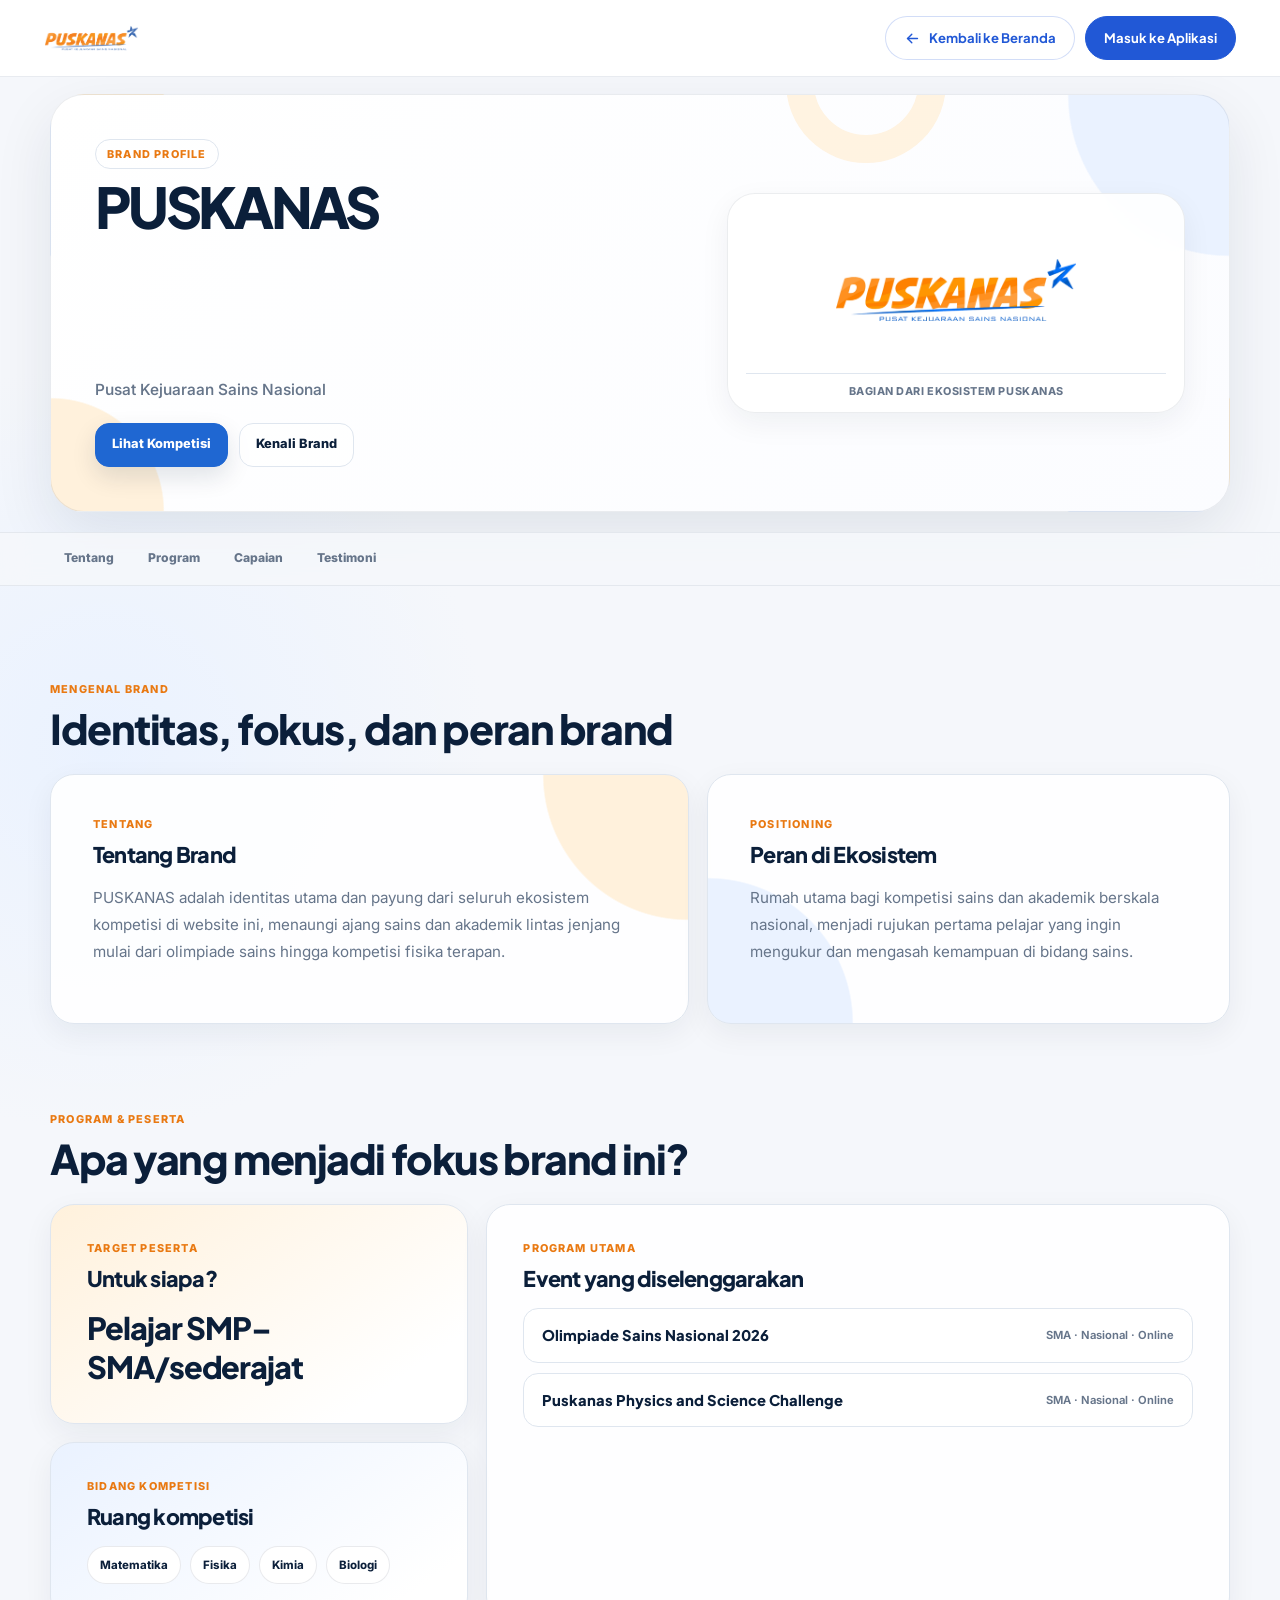
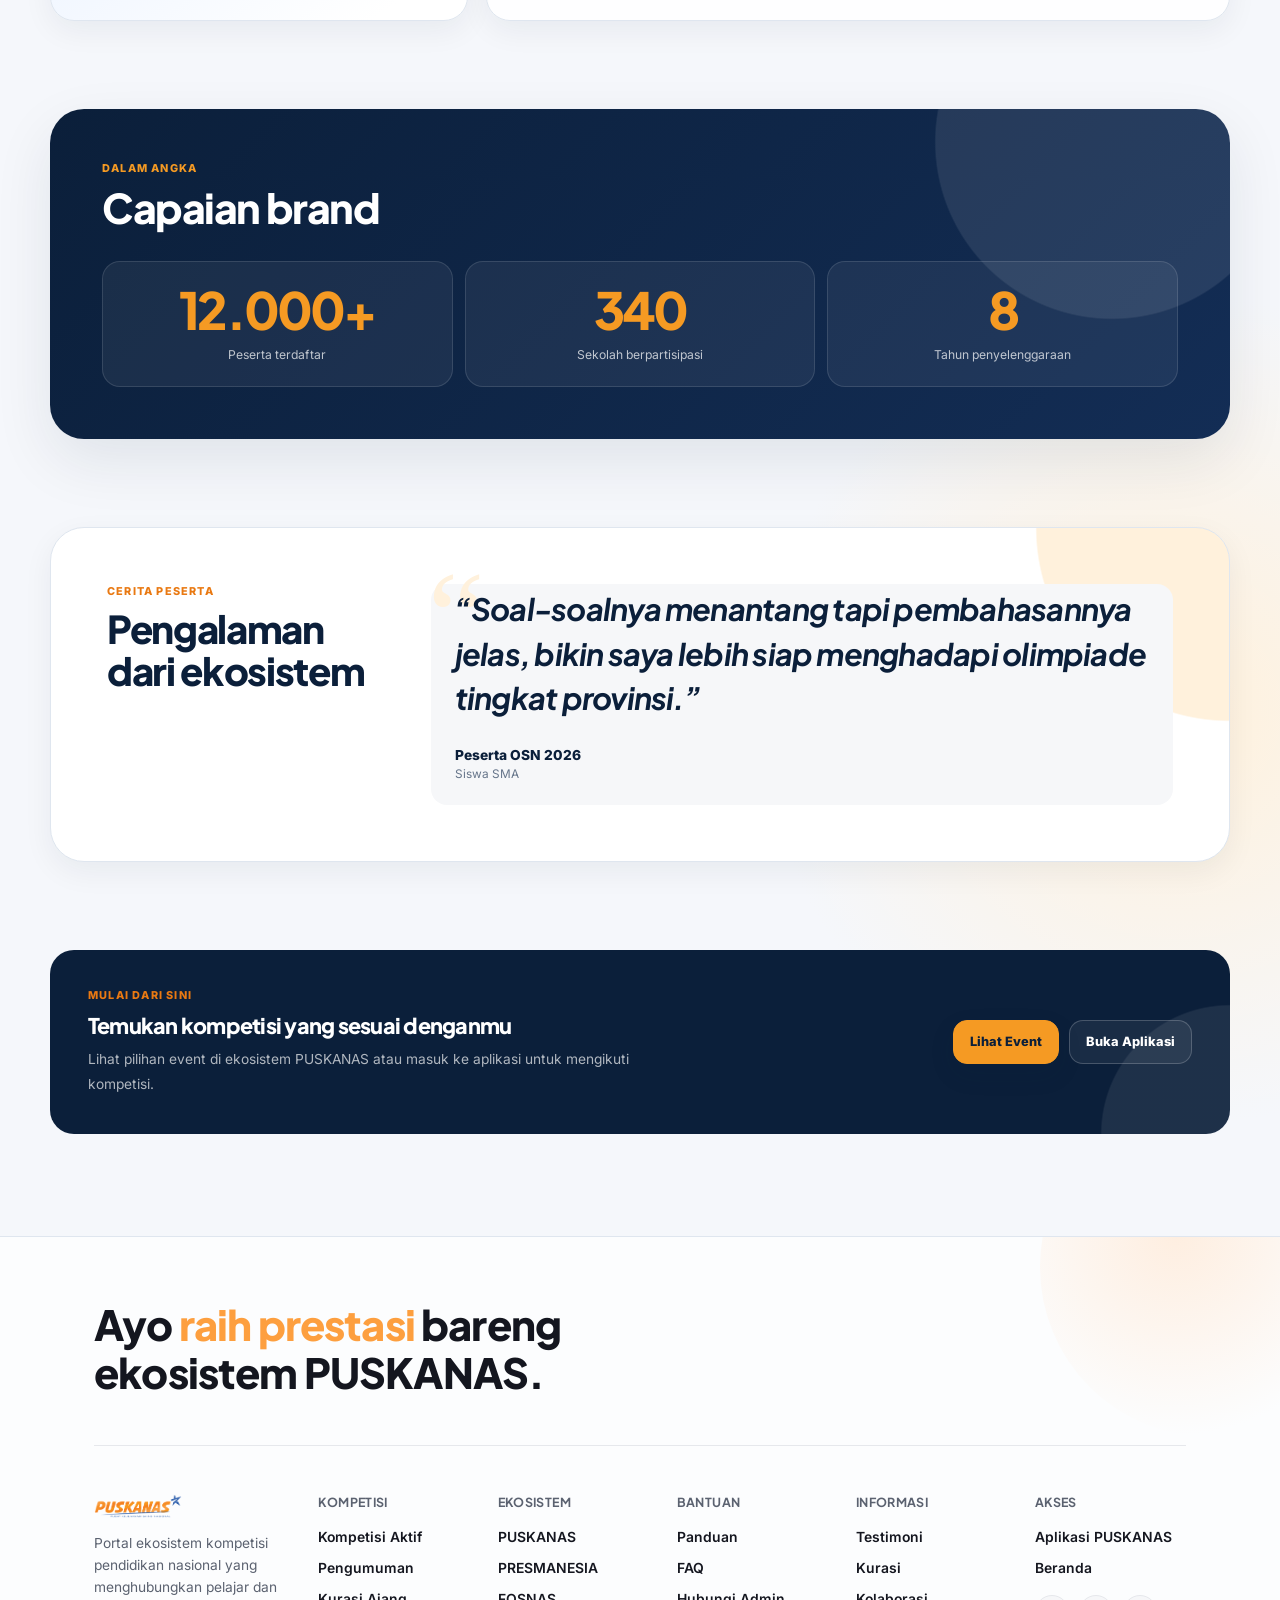
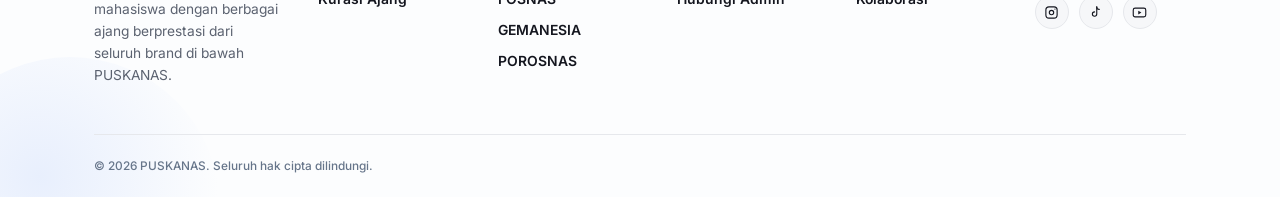
<file: brand/puskanas.html>
<!DOCTYPE html>
<html lang="id">
<head>
<meta charset="UTF-8">
<meta name="viewport" content="width=device-width, initial-scale=1.0">
<title>Detail Brand — PUSKANAS</title>
<link rel="icon" type="image/x-icon" href="../assets/images/favicon.ico">
<link rel="icon" type="image/png" sizes="32x32" href="../assets/images/favicon-192.png">
<link rel="apple-touch-icon" href="../assets/images/apple-touch-icon.png">
<meta name="description" content="Profil brand PUSKANAS dalam ekosistem PUSKANAS.">
<link rel="preconnect" href="https://fonts.googleapis.com">
<link rel="preconnect" href="https://fonts.gstatic.com" crossorigin>
<link href="https://fonts.googleapis.com/css2?family=Plus+Jakarta+Sans:wght@500;600;700;800&family=Inter:wght@400;500;600;700;800&display=swap" rel="stylesheet">
<link rel="stylesheet" href="../style.css">
<link rel="stylesheet" href="../assets/css/components.css?v=1">
<link rel="stylesheet" href="../assets/css/brand-pages.css">
</head>
<body class="brand-page" data-brand="puskanas">
  <!-- Navbar dimuat dari components/navbar.html -->
  <div id="site-navbar"></div>

<main class="brand-page-main">
    <section class="brand-profile-hero" aria-labelledby="nama">
      <div class="brand-profile-hero__inner">
        <div class="brand-profile-hero__copy">

          <p class="brand-profile-eyebrow">Brand Profile</p>
          <h1 id="nama">PUSKANAS</h1>
          <p id="tagline" class="brand-profile-tagline"></p>
          <div class="brand-profile-hero-actions">
            <a href="../index.html#filter-kompetisi" class="btn-primary">Lihat Kompetisi</a>
            <a href="#tentang-brand" class="komp-cta-secondary">Kenali Brand</a>
          </div>
        </div>

        <div class="brand-profile-logo-panel" aria-label="Identitas visual brand">
          <img id="logo" src="../assets/images/puskanas.webp" alt="Logo PUSKANAS">
        </div>
      </div>
    </section>

    <nav class="brand-profile-jump" aria-label="Navigasi isi profil brand">
      <div class="brand-profile-jump__inner">
        <a href="#tentang-brand">Tentang</a>
        <a href="#program-brand">Program</a>
        <a href="#capaian-brand">Capaian</a>
        <a href="#testimoni-brand">Testimoni</a>
      </div>
    </nav>

    <div class="brand-profile-content">
      <section id="tentang-brand" aria-labelledby="tentang-heading">
        <div class="brand-profile-section-heading">
          <span class="brand-profile-kicker">Mengenal Brand</span>
          <h2 id="tentang-heading">Identitas, fokus, dan peran brand</h2>
        </div>

        <div class="brand-profile-pair">
          <article class="brand-profile-copy-block">
            <span class="brand-profile-kicker">Tentang</span>
            <h3>Tentang Brand</h3>
            <p id="tentang"></p>
          </article>

          <article class="brand-profile-copy-block">
            <span class="brand-profile-kicker">Positioning</span>
            <h3>Peran di Ekosistem</h3>
            <p id="positioning"></p>
          </article>
        </div>
      </section>

      <section id="program-brand" aria-labelledby="program-heading">
        <div class="brand-profile-section-heading">
          <span class="brand-profile-kicker">Program & Peserta</span>
          <h2 id="program-heading">Apa yang menjadi fokus brand ini?</h2>
        </div>

        <div class="brand-profile-program">
          <article class="brand-profile-target">
            <span class="brand-profile-kicker">Target Peserta</span>
            <h3>Untuk siapa?</h3>
            <p class="brand-target" id="targetPeserta"></p>
          </article>

          <article class="brand-profile-events">
            <span class="brand-profile-kicker">Program Utama</span>
            <h3>Event yang diselenggarakan</h3>
            <ul class="brand-event-list" id="eventUtama"></ul>
          </article>

          <article class="brand-profile-fields">
            <span class="brand-profile-kicker">Bidang Kompetisi</span>
            <h3>Ruang kompetisi</h3>
            <div class="ekosistem-karakter" id="bidangKompetisi"></div>
          </article>
        </div>
      </section>

      <section class="brand-profile-achievement" id="capaian-brand" aria-labelledby="capaian-heading">
        <span class="brand-profile-kicker">Dalam Angka</span>
        <h2 id="capaian-heading">Capaian brand</h2>
        <div class="brand-stats" id="capaian"></div>
      </section>

      <section class="brand-profile-testimonial" id="testimoni-brand" aria-labelledby="testimoni-heading">
        <div class="brand-profile-testimonial__head">
          <span class="brand-profile-kicker">Cerita Peserta</span>
          <h2 id="testimoni-heading">Pengalaman dari ekosistem</h2>
        </div>
        <div class="brand-testimoni">
          <p id="testimoniIsi"></p>
          <div class="brand-testimoni-nama" id="testimoniNama"></div>
          <div class="brand-testimoni-peran" id="testimoniPeran"></div>
        </div>
      </section>

      <section class="brand-profile-end" id="media-brand">
        <article class="brand-profile-social">
          <span class="brand-profile-kicker">Terhubung</span>
          <h3>Media Sosial</h3>
          <div class="brand-sosial">
            <a id="sosialInstagram" href="#" aria-label="Instagram" target="_blank" rel="noopener">
              <svg viewBox="0 0 24 24" fill="none" stroke="currentColor" stroke-width="1.8" aria-hidden="true"><rect x="3" y="3" width="18" height="18" rx="5"/><circle cx="12" cy="12" r="3.5"/><circle cx="17.5" cy="6.5" r="1" fill="currentColor" stroke="none"/></svg>
            </a>
            <a id="sosialTiktok" href="#" aria-label="TikTok" target="_blank" rel="noopener">
              <svg viewBox="0 0 24 24" fill="none" stroke="currentColor" stroke-width="1.8" stroke-linecap="round" aria-hidden="true"><path d="M14 3V14.5C14 16.4 12.4 18 10.5 18C8.6 18 7 16.4 7 14.5C7 12.6 8.6 11 10.5 11"/><path d="M14 3C14 5.2 15.8 7 18 7"/></svg>
            </a>
            <a id="sosialYoutube" href="#" aria-label="YouTube" target="_blank" rel="noopener">
              <svg viewBox="0 0 24 24" fill="none" stroke="currentColor" stroke-width="1.8" aria-hidden="true"><rect x="2" y="5" width="20" height="14" rx="3"/><path d="M10 9L15 12L10 15V9Z" fill="currentColor" stroke="none"/></svg>
            </a>
          </div>
        </article>

        <article class="brand-profile-actions">
          <div>
            <span class="brand-profile-kicker">Mulai dari sini</span>
            <h3>Temukan kompetisi yang sesuai denganmu</h3>
            <p>Lihat pilihan event di ekosistem PUSKANAS atau masuk ke aplikasi untuk mengikuti kompetisi.</p>
          </div>
          <div class="brand-cta-row">
            <a href="../index.html#filter-kompetisi" class="btn-primary">Lihat Event</a>
            <a href="https://app.puskanas.id/" class="komp-cta-secondary" target="_blank" rel="noopener">Buka Aplikasi</a>
          </div>
        </article>
      </section>
    </div>
  </main>
  <!-- Footer dimuat dari components/footer.html -->
  <div id="site-footer"></div>

<script src="../assets/js/components.js?v=1" defer></script>
<script src="../data-brand.js"></script>
<script src="../brand.js"></script>
</body>
</html>
</file>
<file: style.css>
:root {
  --blue-700: #173c8a;
  --blue-600: #2158d6;
  --blue-100: #e8effd;
  --orange-500: #fd8100;
  --orange-600: #fd9f3f;
  --orange-100: #feeee0;
  --ink-900: #14161f;
  --body-600: #5b6270;
  --bg: #f6f7f9;
  --white: #ffffff;
  --line: #e6e8ec;
  --red-600: #c0362c;
  --red-100: #fbe4e2;
}

* {
  box-sizing: border-box;
  margin: 0;
  padding: 0;
}
html {
  overflow-x: hidden;
}
body {
  font-family: "Inter", sans-serif;
  background: var(--bg);
  color: var(--ink-900);
  -webkit-font-smoothing: antialiased;
  overflow-x: hidden;
  padding-top: 76px; /* ruang untuk info-bar fixed di atas header */
}

.wrap {
  max-width: 1360px;
  margin: 0 auto;
  padding: 32px 44px 64px;
}

/* ---------- Information Bar (marquee) ---------- */
.info-bar {
  position: fixed;
  top: 0;
  left: 0;
  z-index: 41;
  background: var(--ink-900);
  color: #f4f5f7;
  overflow: hidden;
  white-space: nowrap;
  width: 100%;
}
.info-track {
  display: inline-flex;
  width: max-content;
  padding: 10px 0;
  animation: marquee 32s linear infinite;
}
/* marquee tetap berjalan meski kursor diarahkan ke atasnya */
.info-item {
  display: inline-flex;
  align-items: center;
  gap: 9px;
  font-size: 0.8rem;
  font-weight: 500;
  padding: 0 34px;
  letter-spacing: 0.01em;
}
.info-item .dot {
  width: 6px;
  height: 6px;
  border-radius: 50%;
  background: var(--orange-500);
  flex-shrink: 0;
}
@keyframes marquee {
  from {
    transform: translateX(0);
  }
  to {
    transform: translateX(-50%);
  }
}
@media (prefers-reduced-motion: reduce) {
  .info-track {
    animation: none;
  }
}

/* ---------- Header ---------- */
header {
  position: fixed;
  top: 36px; /* turun sebesar tinggi info-bar biar tidak tumpang tindih */
  z-index: 40;
  width: 100%;
  background: #ffffff;
  backdrop-filter: none;
  -webkit-backdrop-filter: none;
  border-bottom: 1px solid var(--line);
}
.header-inner {
  max-width: 1360px;
  margin: 0 auto;
  padding: 14px 44px;
  display: flex;
  align-items: center;
  justify-content: space-between;
}
.logo {
  display: flex;
  align-items: center;
}
.logo img {
  height: 26px;
  width: auto;
  display: block;
}
nav {
  flex: 1;
} /* menu dikosongkan sesuai arahan */
.btn-app {
  background: var(--blue-600);
  color: var(--white);
  font-weight: 600;
  font-size: 0.82rem;
  padding: 9px 20px;
  border-radius: 999px;
  text-decoration: none;
  border: 1px solid var(--blue-600);
  transition:
    transform 0.15s ease,
    box-shadow 0.15s ease;
}
.btn-app:hover {
  transform: translateY(-1px);
  box-shadow: 0 10px 20px rgba(33, 88, 214, 0.28);
}

/* ---------- Hero grid ---------- */
.hero {
  display: grid;
  grid-template-columns: minmax(300px, 460px) 1fr;
  gap: 24px;
  align-items: center;
}

h1 {
  font-family: "Plus Jakarta Sans", sans-serif;
  font-weight: 800;
  font-size: clamp(2.3rem, 3.2vw + 1rem, 3.5rem);
  line-height: 1.08;
  letter-spacing: -0.02em;
  color: var(--ink-900);
  max-width: 520px;
  margin-bottom: 26px;
  min-height: calc(3 * 1.08em);
}
h1 .hl {
  color: var(--orange-600);
}

/* decorative + functional slide indicator, styled after reference's mixed pill/dot row */
.indicator {
  display: flex;
  align-items: center;
  gap: 8px;
  margin-bottom: 26px;
}
.indicator .seg {
  height: 12px;
  border-radius: 999px;
  background: var(--ink-900);
  cursor: pointer;
  transition: all 0.2s ease;
}
.indicator .seg.active {
  width: 38px;
  background: var(--orange-500);
}
.indicator .seg:not(.active) {
  width: 12px;
  opacity: 0.85;
}

p.lede {
  font-size: 1.04rem;
  line-height: 1.65;
  color: var(--body-600);
  max-width: 440px;
  margin-bottom: 34px;
  min-height: 3.3em;
}

.btn-primary {
  display: inline-block;
  background: var(--blue-600);
  color: var(--white);
  font-weight: 700;
  font-size: 0.96rem;
  padding: 16px 30px;
  border-radius: 999px;
  text-decoration: none;
  border: 1px solid var(--blue-600);
  box-shadow: 0 12px 26px rgba(33, 88, 214, 0.3);
  transition: transform 0.15s ease;
}
.btn-primary:hover {
  transform: translateY(-2px);
}

/* ---------- Visual column ---------- */
.visual {
  position: relative;
  min-height: 520px;
  display: flex;
  align-items: center;
  justify-content: center;
}

.photo-slot {
  position: absolute;
  width: 500px;
  height: 500px;
  left: calc(50% - 255px);
  top: 0;
  z-index: 2;
  border-radius: 20px;
  overflow: hidden;
}
.photo-img {
  position: absolute;
  inset: 0;
  width: 100%;
  height: 100%;
  object-fit: cover;
  opacity: 0;
  transition: opacity 0.35s ease;
}
.photo-img.is-visible {
  opacity: 1;
}
.hero-fade {
  transition:
    opacity 0.25s ease,
    transform 0.25s ease;
}
.hero-fade.is-switching {
  opacity: 0;
  transform: translateY(8px);
}
.photo-placeholder {
  position: absolute;
  inset: 0;
  border: 2px dashed #c7cdd6;
  border-radius: 20px;
  background: #eef0f3;
  display: flex;
  flex-direction: column;
  align-items: center;
  justify-content: center;
  gap: 10px;
  color: #8b94a3;
  text-align: center;
  padding: 20px;
  transition: opacity 0.25s ease;
}
.photo-placeholder.is-hidden {
  opacity: 0;
  pointer-events: none;
}
.photo-placeholder svg {
  width: 40px;
  height: 40px;
  stroke: #8b94a3;
}
.photo-placeholder p {
  font-size: 0.85rem;
  font-weight: 600;
  max-width: 230px;
  line-height: 1.4;
}
.photo-placeholder span {
  font-size: 0.72rem;
  color: #a7aeb9;
}

/* Panel "Ekosistem Brand": animasi orbit tampil menggantikan foto/placeholder di slide ini saja */
#brandOrbit {
  position: absolute;
  inset: 0;
  z-index: 3;
  opacity: 0;
  pointer-events: none;
  transition: opacity 0.35s ease;
}
#brandOrbit.is-active {
  opacity: 1;
  pointer-events: auto;
}

/* photoImg.src diisi otomatis oleh JS sesuai slide aktif (assets/images/hero-1.png, hero-2.png, hero-3.png).
     Jika file belum ada, kotak placeholder di atas tetap tampil sebagai penanda. */

/* pill cluster, top right — sekaligus berfungsi sebagai saklar slide */
.pill-stack {
  position: absolute;
  top: 10px;
  right: 4px;
  display: flex;
  flex-direction: column;
  align-items: flex-end;
  gap: 12px;
  z-index: 3;
}
.pill {
  display: inline-flex;
  align-items: center;
  gap: 9px;
  font-family: "Inter", sans-serif;
  font-size: 0.85rem;
  font-weight: 600;
  padding: 11px 22px 11px 16px;
  border-radius: 999px;
  white-space: nowrap;
  border: 1.5px solid transparent;
  cursor: pointer;
  transition: all 0.2s ease;
}
.pill .dot {
  width: 20px;
  height: 20px;
  border-radius: 50%;
  display: flex;
  align-items: center;
  justify-content: center;
  flex-shrink: 0;
  transition: all 0.2s ease;
}
.pill .dot svg {
  width: 11px;
  height: 11px;
}
.pill.outline {
  background: var(--white);
  color: var(--body-600);
  border-color: var(--line);
  box-shadow: 0 2px 6px rgba(20, 22, 31, 0.04);
}
.pill.outline .dot {
  background: var(--bg);
}
.pill.outline .dot svg {
  stroke: var(--body-600);
}
.pill.outline:hover {
  border-color: var(--orange-500);
  color: var(--ink-900);
  transform: translateX(-2px);
}
.pill.active {
  background: var(--orange-500);
  color: var(--white);
  box-shadow: 0 10px 22px -6px rgba(219, 127, 44, 0.55);
  transform: translateX(-4px);
}
.pill.active .dot {
  background: rgba(255, 255, 255, 0.25);
}
.pill.active .dot svg {
  stroke: var(--white);
}

/* floating info card, overlapping bottom of blob — like Interactive Engagement */
.float-card {
  position: absolute;
  right: -8px;
  bottom: 150px;
  width: 236px;
  background: var(--white);
  border-radius: 16px;
  padding: 16px 16px 15px;
  box-shadow: 0 18px 36px -10px rgba(20, 22, 31, 0.18);
  z-index: 4;
}
.float-card .row {
  display: flex;
  align-items: center;
  gap: 10px;
  margin-bottom: 9px;
}
.float-card .ic {
  width: 32px;
  height: 32px;
  border-radius: 9px;
  background: var(--orange-100);
  display: flex;
  align-items: center;
  justify-content: center;
  flex-shrink: 0;
}
.float-card .ic svg {
  width: 17px;
  height: 17px;
}
.float-card h4 {
  font-family: "Plus Jakarta Sans", sans-serif;
  font-size: 0.9rem;
  font-weight: 700;
  color: var(--ink-900);
  line-height: 1.2;
}
.float-card p {
  font-size: 0.77rem;
  line-height: 1.5;
  color: var(--body-600);
}

/* ---------- Footer ---------- */
footer {
  background: var(--white);

  position: relative;
  overflow: hidden;
}
footer::before {
  content: "";
  position: absolute;
  top: -140px;
  right: -100px;
  width: 340px;
  height: 340px;
  border-radius: 50%;
  background: radial-gradient(
    circle at 40% 40%,
    var(--orange-100),
    transparent 70%
  );
  pointer-events: none;
}
footer::after {
  content: "";
  position: absolute;
  bottom: -160px;
  left: -80px;
  width: 300px;
  height: 300px;
  border-radius: 50%;
  background: radial-gradient(
    circle at 40% 40%,
    var(--blue-100),
    transparent 70%
  );
  pointer-events: none;
}

.footer-inner {
  max-width: 1360px;
  margin: 0 auto;
  padding: 0 44px;
  position: relative;
  z-index: 1;
}

/* CTA full-width di atas, supaya tidak ada mismatch tinggi dengan kolom lain */
.footer-cta {
  padding: 64px 0 48px;
  border-bottom: 1px solid var(--line);
  display: flex;
  align-items: center;
  justify-content: space-between;
  gap: 32px;
  flex-wrap: wrap;
}
.footer-heading {
  font-family: "Plus Jakarta Sans", sans-serif;
  font-weight: 800;
  font-size: clamp(1.7rem, 2.4vw + 1rem, 2.6rem);
  line-height: 1.15;
  letter-spacing: -0.02em;
  color: var(--ink-900);
  max-width: 560px;
}
.footer-heading .hl {
  color: var(--orange-600);
}

/* grid link, pakai fr supaya selalu pas mengikuti lebar container */
.footer-links-grid {
  display: grid;
  grid-template-columns: 1.3fr repeat(5, 1fr);
  gap: 28px;
  padding: 48px 0;
  border-bottom: 1px solid var(--line);
}
.footer-col-brand {
  padding-right: 12px;
}
.footer-logo {
  display: block;
  height: 24px;
  width: auto;
  margin-bottom: 14px;
}
.footer-col-brand p {
  color: var(--body-600);
  font-size: 0.86rem;
  line-height: 1.6;
  max-width: 230px;
}

.footer-col h4 {
  font-family: "Plus Jakarta Sans", sans-serif;
  font-size: 0.78rem;
  font-weight: 700;
  letter-spacing: 0.03em;
  text-transform: uppercase;
  color: var(--body-600);
  margin-bottom: 16px;
}
.footer-col ul {
  list-style: none;
  display: flex;
  flex-direction: column;
  gap: 11px;
}
.footer-col a {
  color: var(--ink-900);
  text-decoration: none;
  font-weight: 600;
  font-size: 0.87rem;
  transition: color 0.15s ease;
}
.footer-col a:hover {
  color: var(--orange-500);
}
.footer-col a.is-active {
  color: var(--orange-500);
}

.footer-social {
  display: flex;
  gap: 10px;
  margin-top: 18px;
}
.footer-social a {
  width: 34px;
  height: 34px;
  border-radius: 50%;
  background: var(--bg);
  border: 1px solid var(--line);
  display: flex;
  align-items: center;
  justify-content: center;
  color: var(--ink-900);
  transition:
    background 0.15s ease,
    color 0.15s ease,
    transform 0.15s ease;
}
.footer-social a:hover {
  background: var(--blue-600);
  color: var(--white);
  transform: translateY(-2px);
}
.footer-social svg {
  width: 15px;
  height: 15px;
}

.footer-bottom {
  padding: 24px 0;
}
.footer-copyright {
  font-size: 0.8rem;
  color: #8b94a3;
  font-weight: 500;
}

@media (max-width: 1050px) {
  .footer-links-grid {
    grid-template-columns: repeat(3, 1fr);
    row-gap: 36px;
  }
  .footer-col-brand {
    grid-column: 1 / -1;
    padding-right: 0;
  }
  .footer-col-brand p {
    max-width: 420px;
  }
}
@media (max-width: 640px) {
  .header-inner {
    padding: 10px 24px;
  }
  .logo img {
    height: 22px;
  }
  .btn-app {
    padding: 7px 16px;
    font-size: 0.76rem;
  }
  .footer-inner {
    padding: 0 24px;
  }
  .footer-cta {
    flex-direction: column;
    align-items: flex-start;
    padding: 48px 0 36px;
  }
  .footer-links-grid {
    grid-template-columns: 1fr 1fr;
  }
}

/* ---------- Filter Kompetisi ---------- */
.komp-filter {
  background: var(--white);
  padding-top: 30px;
}
.komp-filter-inner {
  max-width: 1360px;
  margin: 0 auto;
}
.komp-filter-inner h2 {
  font-family: "Plus Jakarta Sans", sans-serif;
  margin: 40px;
  font-weight: 800;
  font-size: clamp(1.7rem, 2.4vw + 1rem, 2.3rem);
  color: var(--ink-900);
  margin-bottom: 12px;
}
.komp-filter-inner > p {
  margin: 40px;
  color: var(--body-600);
  font-size: 0.95rem;
  max-width: 600px;
  margin-bottom: 32px;
}

.komp-cta-secondary {
  color: var(--blue-600);
  text-align: center;
  text-decoration: none;
  font-weight: 600;
  font-size: 0.86rem;
  padding: 10px 18px;
  border: 1px solid var(--line);
  border-radius: 12px;
  transition:
    border-color 0.2s ease,
    transform 0.2s ease;
}
.komp-cta-secondary:hover {
  border-color: var(--blue-600);
  transform: translateY(-2px);
}

@media (prefers-reduced-motion: reduce) {
  .komp-cta-secondary {
    transition: none;
  }
  .komp-cta-secondary:hover {
    transform: none;
  }
}

@media (max-width: 640px) {
  .komp-filter-inner {
    padding: 56px 24px;
  }
}

/* ---------- Papan Pengumuman ---------- */
.papan-pengumuman {
  background: var(--bg);
}
.papan-inner {
  max-width: 1360px;
  margin: 0 auto;
  padding: 70px 44px;
}
.papan-head {
  display: flex;
  align-items: flex-end;
  justify-content: space-between;
  gap: 24px;
  margin-bottom: 32px;
}
.papan-head h2 {
  font-family: "Plus Jakarta Sans", sans-serif;
  font-weight: 800;
  font-size: clamp(1.7rem, 2.4vw + 1rem, 2.3rem);
  color: var(--ink-900);
  margin-bottom: 12px;
}
.papan-head > div > p {
  color: var(--body-600);
  font-size: 0.95rem;
  max-width: 600px;
}
.papan-nav {
  display: flex;
  gap: 10px;
  flex-shrink: 0;
}
.papan-nav-btn {
  width: 42px;
  height: 42px;
  border-radius: 50%;
  flex-shrink: 0;
  background: var(--white);
  color: var(--blue-600);
  border: 1px solid var(--line);
  display: flex;
  align-items: center;
  justify-content: center;
  cursor: pointer;
  transition:
    background 0.2s ease,
    color 0.2s ease,
    border-color 0.2s ease;
}
.papan-nav-btn:hover {
  background: var(--blue-600);
  color: var(--white);
  border-color: var(--blue-600);
}

.papan-marquee {
  overflow: hidden;
  width: 100vw;
  margin-left: calc(50% - 50vw);
  padding-left: 44px;
  cursor: grab;
  touch-action: pan-y;
  user-select: none;
}
.papan-marquee.is-dragging {
  cursor: grabbing;
}
.papan-marquee.is-dragging .papan-card {
  pointer-events: none;
}
.papan-track {
  display: flex;
  width: max-content;
  gap: 24px;
  will-change: transform;
}
.papan-card {
  flex: 0 0 320px;
  width: 320px;
  border: 1px solid var(--line);
  border-radius: 20px;
  background: var(--white);
  box-shadow: 0 14px 32px -20px rgba(20, 22, 31, 0.22);
  padding: 22px;
  display: flex;
  flex-direction: column;
  transition:
    transform 0.25s ease,
    border-color 0.25s ease,
    box-shadow 0.25s ease,
    opacity 0.4s ease;
}
.papan-track.is-entering .papan-card {
  opacity: 0;
  transform: translateX(30px);
}
.papan-track.is-entering .papan-card:nth-child(2) {
  transition-delay: 0.05s;
}
.papan-track.is-entering .papan-card:nth-child(3) {
  transition-delay: 0.1s;
}
.papan-track.is-entering .papan-card:nth-child(4) {
  transition-delay: 0.15s;
}
.papan-badge {
  display: inline-block;
  align-self: flex-start;
  font-size: 0.72rem;
  font-weight: 700;
  padding: 4px 12px;
  border-radius: 999px;
  margin-bottom: 14px;
  text-transform: uppercase;
  letter-spacing: 0.03em;
}
.papan-badge.is-penting {
  background: var(--red-100);
  color: var(--red-600);
}
.papan-badge.is-informasi {
  background: var(--blue-100);
  color: var(--blue-600);
}
.papan-badge.is-pengingat {
  background: var(--orange-100);
  color: var(--orange-600);
}
.papan-badge.is-selesai {
  background: #e7e9ed;
  color: #6b7280;
}
.papan-badge.is-segera {
  background: var(--orange-100);
  color: var(--orange-600);
}
.papan-date {
  color: var(--body-600);
  font-size: 0.78rem;
  font-weight: 600;
  margin-bottom: 8px;
}
.papan-card h3 {
  font-family: "Plus Jakarta Sans", sans-serif;
  font-weight: 700;
  font-size: 1.05rem;
  color: var(--ink-900);
  margin-bottom: 10px;
  line-height: 1.35;
}
.papan-ringkasan {
  color: var(--body-600);
  font-size: 0.86rem;
  line-height: 1.5;
  margin-bottom: 16px;
}
.papan-brand {
  align-self: flex-start;
  font-size: 0.72rem;
  font-weight: 700;
  color: var(--body-600);
  border: 1px solid var(--line);
  border-radius: 999px;
  padding: 3px 12px;
  margin-bottom: 16px;
}
.papan-card .komp-cta-secondary {
  margin-top: auto;
}

@media (hover: hover) and (pointer: fine) {
  .papan-card:hover {
    transform: translateY(-6px);
    border-color: var(--orange-500);
    box-shadow: 0 22px 44px -18px rgba(20, 22, 31, 0.3);
  }
}
@media (prefers-reduced-motion: reduce) {
  .papan-card {
    transition: none;
  }
  .papan-card:hover {
    transform: none;
  }
}

@media (max-width: 640px) {
  .papan-inner {
    padding: 56px 24px;
  }
  .papan-marquee {
    padding-left: 24px;
  }
  .papan-head {
    flex-wrap: wrap;
  }
  .papan-card {
    width: 260px;
  }
}

/* ---------- Detail Pengumuman ---------- */
.pengumuman-back {
  display: inline-flex;
  align-items: center;
  gap: 6px;
  color: var(--blue-600);
  text-decoration: none;
  font-weight: 600;
  font-size: 0.86rem;
  margin: 32px 0 28px;
}
.pengumuman-back:hover {
  text-decoration: underline;
}
.pengumuman-detail {
  max-width: 720px;
  margin: 0 auto;
  padding-bottom: 96px;
}
.pengumuman-meta {
  display: flex;
  align-items: center;
  gap: 14px;
  flex-wrap: wrap;
  margin-bottom: 18px;
}
.pengumuman-detail h1 {
  font-family: "Plus Jakarta Sans", sans-serif;
  font-weight: 800;
  font-size: clamp(1.6rem, 2vw + 1rem, 2.4rem);
  line-height: 1.3;
  color: var(--ink-900);
  margin-bottom: 22px;
}
.pengumuman-brand-row {
  display: flex;
  align-items: center;
  gap: 12px;
  padding-bottom: 28px;
  margin-bottom: 28px;
  border-bottom: 1px solid var(--line);
}
.pengumuman-brand-badge {
  width: 40px;
  height: 40px;
  border-radius: 50%;
  background: var(--blue-100);
  color: var(--blue-600);
  display: flex;
  align-items: center;
  justify-content: center;
  font-weight: 800;
  font-size: 0.9rem;
}
.pengumuman-brand-name {
  font-weight: 700;
  font-size: 0.92rem;
  color: var(--ink-900);
}
.pengumuman-brand-label {
  font-size: 0.78rem;
  color: var(--body-600);
}
.pengumuman-isi {
  color: var(--body-600);
  font-size: 1.02rem;
  line-height: 1.85;
  white-space: pre-line;
}
.pengumuman-notfound {
  max-width: 480px;
  margin: 96px auto;
  text-align: center;
}
.pengumuman-notfound h1 {
  font-family: "Plus Jakarta Sans", sans-serif;
  font-size: 1.5rem;
  margin-bottom: 12px;
}
.pengumuman-notfound p {
  color: var(--body-600);
  margin-bottom: 24px;
}

@media (max-width: 640px) {
  .pengumuman-detail {
    padding-bottom: 64px;
  }
}

/* ---------- Download App ---------- */
.download-app {
  background: var(--blue-100);
  box-shadow: 0 0 0 100vmax var(--blue-100);
  clip-path: inset(0 -100vmax);
}
.download-app-inner {
  max-width: 1360px;
  margin: 0 auto;
  padding: 0 44px;
  display: grid;
  grid-template-columns: 1fr 1fr;
  align-items: center;
  gap: 24px;
}
.download-copy {
  padding: 70px 0;
}
.download-copy h2 {
  font-family: "Plus Jakarta Sans", sans-serif;
  font-weight: 800;
  font-size: clamp(1.8rem, 3vw + 1rem, 2.6rem);
  color: var(--ink-900);
  margin-bottom: 16px;
  margin-left: 0;
}
.download-copy p {
  color: var(--body-600);
  font-size: 0.95rem;
  line-height: 1.7;
  max-width: 440px;
  margin-bottom: 28px;
}
.google-play-icon {
  width: 30px;
  height: 30px;
  display: block;
  flex-shrink: 0;
}

.store-badges {
  display: flex;
  gap: 16px;
  flex-wrap: wrap;
}
.store-badge {
  display: inline-flex;
  align-items: center;
  gap: 12px;
  background: var(--white);
  border-radius: 14px;
  padding: 12px 22px;
  text-decoration: none;
  color: var(--ink-900);
  box-shadow: 0 8px 20px -10px rgba(20, 22, 31, 0.25);
}
.store-badge span {
  display: flex;
  flex-direction: column;
  line-height: 1.3;
}
.store-badge small {
  font-size: 11px;
  color: var(--body-600);
}
.store-badge strong {
  font-size: 16px;
  font-weight: 700;
  font-family: "Plus Jakarta Sans", sans-serif;
}

.phone-mockup {
  display: flex;
  justify-content: center;
  align-items: center;
  width: 100%;
  padding: 48px 0 0;
}
.phone-image {
  width: 100%;
  max-width: 260px;
}
.phone-image img {
  width: 100%;
  height: auto;
  display: block;
}

@media (max-width: 860px) {
  .download-app-inner {
    grid-template-columns: 1fr;
    text-align: center;
  }
  .download-copy {
    padding: 56px 0 0;
  }
  .download-copy p {
    margin-left: auto;
    margin-right: auto;
  }
  .store-badges {
    justify-content: center;
  }
  .phone-mockup {
    padding: 32px 0 0;
  }
  .phone-image {
    max-width: 320px;
  }
}

/* ---------- Akses Cepat Peserta ---------- */
.akses-cepat {
  --akses-blue: #155faa;
  --akses-blue-dark: #0d477f;
  --akses-yellow: #fcc910;
  --akses-orange: #fc7801;
  --akses-teal: #15727a;
  position: relative;
  isolation: isolate;
  overflow: hidden;
  padding: 82px 0;
  background:
    radial-gradient(
      circle at 8% 18%,
      rgba(252, 201, 16, 0.11) 0 7px,
      transparent 8px
    ),
    radial-gradient(
      circle at 14% 74%,
      rgba(252, 120, 1, 0.07) 0 18px,
      transparent 19px
    ),
    radial-gradient(
      circle at 91% 17%,
      rgba(21, 95, 170, 0.07) 0 12px,
      transparent 13px
    ),
    radial-gradient(
      circle at 88% 82%,
      rgba(21, 114, 122, 0.06) 0 25px,
      transparent 26px
    ),
    linear-gradient(180deg, #fffdf7 0%, #fff9e9 100%);
}

.akses-cepat::before,
.akses-cepat::after {
  content: "";
  position: absolute;
  z-index: -1;
  border-radius: 50%;
  pointer-events: none;
}

.akses-cepat::before {
  top: -118px;
  left: -92px;
  width: 280px;
  height: 280px;
  border: 42px solid rgba(252, 201, 16, 0.09);
}

.akses-cepat::after {
  right: -112px;
  bottom: -160px;
  width: 360px;
  height: 360px;
  border: 54px solid rgba(21, 95, 170, 0.055);
}

.akses-cepat-inner {
  width: min(100%, 1360px);
  margin-inline: auto;
  padding-inline: 44px;
  box-sizing: border-box;
}

.akses-cepat-head {
  display: flex;
  flex-direction: column;
  align-items: center;
  gap: 14px;
  margin-bottom: 36px;
  text-align: center;
}

.akses-cepat-head::before {
  content: none;
  display: none;
}

.akses-cepat-head h2 {
  width: 100%;
  margin: 0;
  font-size: clamp(1.7rem, 2.4vw + 1rem, 2.3rem);
}

.akses-cepat-head p {
  width: 100%;
  max-width: 560px;
  margin: 0 auto;
  text-align: center;
}

.akses-grid {
  display: grid;
  grid-template-columns: repeat(4, minmax(0, 1fr));
  gap: 15px;
}

.akses-item {
  --akses-accent: var(--akses-blue);
  --akses-soft: rgba(21, 95, 170, 0.09);
  --akses-border: rgba(21, 95, 170, 0.12);
  position: relative;
  display: flex;
  min-height: 148px;
  flex-direction: column;
  align-items: flex-start;
  justify-content: space-between;
  gap: 20px;
  overflow: hidden;
  padding: 21px 58px 21px 21px;
  border: 1px solid var(--akses-border);
  border-radius: 20px;
  background: rgba(255, 255, 255, 0.86);
  box-shadow: 0 16px 38px -34px rgba(13, 71, 127, 0.58);
  color: #20384e;
  font-family: "Plus Jakarta Sans", sans-serif;
  font-size: 0.91rem;
  font-weight: 700;
  line-height: 1.4;
  text-decoration: none;
  transition:
    transform 180ms ease,
    border-color 180ms ease,
    box-shadow 180ms ease,
    background-color 180ms ease;
}

.akses-item:nth-child(4n + 2) {
  --akses-accent: var(--akses-orange);
  --akses-soft: rgba(252, 120, 1, 0.09);
  --akses-border: rgba(252, 120, 1, 0.12);
}

.akses-item:nth-child(4n + 3) {
  --akses-accent: #c99200;
  --akses-soft: rgba(252, 201, 16, 0.16);
  --akses-border: rgba(201, 146, 0, 0.14);
}

.akses-item:nth-child(4n + 4) {
  --akses-accent: var(--akses-teal);
  --akses-soft: rgba(21, 114, 122, 0.09);
  --akses-border: rgba(21, 114, 122, 0.12);
}

.akses-item::before {
  content: none;
  display: none;
}

.akses-item::after {
  content: "→";
  position: absolute;
  right: 18px;
  bottom: 18px;
  display: grid;
  place-items: center;
  width: 32px;
  height: 32px;
  border: 1px solid var(--akses-border);
  border-radius: 50%;
  background: #fff;
  color: var(--akses-accent);
  font-family: Arial, sans-serif;
  font-size: 1rem;
  font-weight: 700;
  line-height: 1;
  transition:
    transform 180ms ease,
    background-color 180ms ease,
    color 180ms ease;
}

.akses-item:hover {
  transform: translateY(-3px);
  border-color: color-mix(in srgb, var(--akses-accent) 28%, transparent);
  background: #fff;
  box-shadow: 0 22px 44px -32px rgba(13, 71, 127, 0.46);
}

.akses-item:hover::after {
  transform: translateX(2px);
  border-color: var(--akses-accent);
  background: var(--akses-accent);
  color: #fff;
}

.akses-item:focus-visible {
  outline: 3px solid color-mix(in srgb, var(--akses-accent) 28%, transparent);
  outline-offset: 3px;
}

.akses-ic {
  display: grid;
  place-items: center;
  flex-shrink: 0;
  width: 48px;
  height: 48px;
  border: 1px solid var(--akses-border);
  border-radius: 15px;
  background: var(--akses-soft);
  color: var(--akses-accent);
}

.akses-ic svg {
  width: 23px;
  height: 23px;
  stroke: currentColor;
}

@media (prefers-reduced-motion: reduce) {
  .akses-item,
  .akses-item::after {
    transition: none;
  }

  .akses-item:hover,
  .akses-item:hover::after {
    transform: none;
  }
}

@media (max-width: 980px) {
  .akses-cepat-head {
    grid-template-columns: 1fr;
    gap: 12px;
  }

  .akses-cepat-head::before {
    grid-column: auto;
    margin-bottom: 5px;
  }

  .akses-cepat-head p {
    max-width: 660px;
  }

  .akses-grid {
    width: 100%;
    margin-inline: auto;
  }
}

@media (max-width: 980px) {
  .akses-cepat-inner {
    padding-inline: 32px;
  }

  .akses-cepat-head {
    gap: 12px;
    margin-bottom: 30px;
  }

  .akses-cepat-head p {
    max-width: 520px;
  }

  .akses-grid {
    display: flex;
    grid-template-columns: none;
    overflow-x: auto;
    overscroll-behavior-x: contain;
    scroll-snap-type: x mandatory;
    -webkit-overflow-scrolling: touch;
    padding-bottom: 6px;
    margin-bottom: -6px;
    scrollbar-width: thin;
  }

  .akses-item {
    flex: 0 0 auto;
    width: min(78%, 300px);
    scroll-snap-align: start;
    min-height: 132px;
    padding: 18px 52px 18px 18px;
  }
}

/* Mobile */
@media (max-width: 640px) {
  .akses-cepat-inner {
    padding-inline: 20px;
  }

  .akses-cepat-head {
    margin-bottom: 26px;
  }

  .akses-cepat-head h2 {
    font-size: clamp(1.8rem, 9vw, 2.25rem);
  }

  .akses-cepat-head p {
    max-width: 390px;
    font-size: 0.9rem;
    line-height: 1.65;
  }

  /* Menonaktifkan aturan garis vertikal versi mobile */
  .akses-item::before {
    content: none;
    display: none;
  }
}

/* ---------- Ekosistem Brand ---------- */
.ekosistem-brand {
  --ekosistem-blue: #155faa;
  --ekosistem-blue-dark: #0d477f;
  --ekosistem-yellow: #fcc910;
  --ekosistem-orange: #fc7801;
  --ekosistem-cream: #fff9e9;
  padding: 0 0;
  background: #f8f9fb;
}

.ekosistem-inner {
  max-width: none;
  margin: 0;
}

.ekosistem-panel {
  display: grid;
  grid-template-columns: minmax(290px, 0.8fr) minmax(0, 1.72fr);
  width: 100%;
  overflow: hidden;
  border: 0;
  background: var(--ekosistem-cream);
  box-shadow: none;
}

.ekosistem-intro {
  position: relative;
  isolation: isolate;
  overflow: hidden;
  display: flex;
  flex-direction: column;
  justify-content: flex-start;
  min-height: 610px;
  padding: clamp(38px, 4vw, 58px);
  color: var(--ekosistem-blue-dark);
  background:
    radial-gradient(
      circle at 14% 14%,
      rgba(255, 255, 255, 0.22) 0 6px,
      transparent 7px
    ),
    radial-gradient(
      circle at 79% 13%,
      rgba(255, 255, 255, 0.18) 0 13px,
      transparent 14px
    ),
    radial-gradient(
      circle at 88% 40%,
      rgba(21, 95, 170, 0.11) 0 23px,
      transparent 24px
    ),
    radial-gradient(
      circle at 13% 82%,
      rgba(255, 255, 255, 0.18) 0 31px,
      transparent 32px
    ),
    linear-gradient(
      150deg,
      var(--ekosistem-yellow) 0%,
      #f4aa1c 56%,
      var(--ekosistem-orange) 100%
    );
}

.ekosistem-intro::before {
  content: "";
  position: absolute;
  top: -76px;
  right: -78px;
  z-index: -1;
  width: 210px;
  height: 210px;
  border: 34px solid rgba(255, 255, 255, 0.13);
  border-radius: 50%;
}

.ekosistem-intro::after {
  content: "";
  position: absolute;
  right: -34px;
  bottom: -48px;
  z-index: -1;
  width: 164px;
  height: 164px;
  border: 24px solid rgba(21, 95, 170, 0.11);
  border-radius: 50%;
}

.ekosistem-eyebrow {
  display: inline-flex;
  align-items: center;
  align-self: flex-start;
  min-height: 32px;
  margin-bottom: 22px;
  padding: 7px 13px;
  border: 1px solid rgba(21, 95, 170, 0.18);
  border-radius: 999px;
  background: rgba(255, 255, 255, 0.28);
  color: var(--ekosistem-blue-dark);
  font-size: 0.72rem;
  font-weight: 800;
  letter-spacing: 0.08em;
  line-height: 1;
  text-transform: uppercase;
}

.ekosistem-intro h2 {
  max-width: 460px;
  margin: 0 0 20px;
  color: #0c477f;
  font-family: "Plus Jakarta Sans", sans-serif;
  font-size: clamp(1.95rem, 2.25vw + 0.75rem, 3rem);
  font-weight: 800;
  letter-spacing: -0.04em;
  line-height: 1.13;
}

.ekosistem-intro > p {
  max-width: 445px;
  margin: 0;
  color: rgba(12, 71, 127, 0.82);
  font-size: 0.96rem;
  line-height: 1.72;
}

.ekosistem-summary {
  display: grid;
  grid-template-columns: auto minmax(0, 1fr);
  align-items: center;
  gap: 14px;
  max-width: 340px;
  margin-top: 36px;
  padding-top: 24px;
  border-top: 1px solid rgba(21, 95, 170, 0.18);
}

.ekosistem-summary strong {
  color: var(--ekosistem-blue);
  font-family: "Plus Jakarta Sans", sans-serif;
  font-size: 2.7rem;
  font-weight: 800;
  letter-spacing: -0.065em;
  line-height: 1;
}

.ekosistem-summary span {
  color: rgba(12, 71, 127, 0.82);
  font-size: 0.8rem;
  font-weight: 700;
  line-height: 1.45;
}

.ekosistem-all-link {
  display: inline-flex;
  align-items: center;
  align-self: flex-start;
  gap: 8px;
  min-height: 46px;
  margin-top: 30px;
  padding: 11px 17px;
  border: 1px solid rgba(13, 71, 127, 0.16);
  border-radius: 13px;
  background: var(--ekosistem-blue);
  color: #fff;
  font-size: 0.82rem;
  font-weight: 800;
  text-decoration: none;
  box-shadow: 0 14px 26px -18px rgba(13, 71, 127, 0.9);
  transition:
    transform 180ms ease,
    background-color 180ms ease,
    box-shadow 180ms ease;
}

.ekosistem-all-link svg {
  width: 18px;
  height: 18px;
  transition: transform 180ms ease;
}

.ekosistem-all-link:focus-visible,
.ekosistem-card-link:focus-visible {
  outline: 3px solid rgba(21, 95, 170, 0.27);
  outline-offset: 4px;
}

.ekosistem-content {
  position: relative;
  display: flex;
  flex-direction: column;
  justify-content: center;
  padding: clamp(24px, 3vw, 42px);
  background:
    radial-gradient(
      circle at 10% 14%,
      rgba(252, 201, 16, 0.15) 0 5px,
      transparent 6px
    ),
    radial-gradient(
      circle at 92% 10%,
      rgba(21, 95, 170, 0.08) 0 12px,
      transparent 13px
    ),
    radial-gradient(
      circle at 89% 86%,
      rgba(252, 120, 1, 0.1) 0 22px,
      transparent 23px
    ),
    var(--ekosistem-cream);
}

.ekosistem-grid {
  display: grid;
  grid-template-columns: repeat(2, minmax(0, 1fr));
  gap: 14px;
}

.ekosistem-card {
  position: relative;
  min-width: 0;
  min-height: 228px;
  overflow: hidden;
  border: 1px solid rgba(21, 95, 170, 0.11);
  border-radius: 20px;
  background: rgba(255, 255, 255, 0.91);
  box-shadow: 0 13px 30px -28px rgba(13, 71, 127, 0.68);
  transition:
    transform 180ms ease,
    border-color 180ms ease,
    box-shadow 180ms ease;
}

.ekosistem-card:nth-child(4n + 2),
.ekosistem-card:nth-child(4n + 3) {
  background: rgba(255, 252, 240, 0.96);
}

.ekosistem-card::before {
  content: "";
  position: absolute;
  top: 0;
  left: 0;
  width: 5px;
  height: 100%;
  background: var(--brand-accent, var(--ekosistem-blue));
}

.ekosistem-card::after {
  content: "";
  position: absolute;
  top: -45px;
  right: -45px;
  width: 126px;
  height: 126px;
  border: 20px solid var(--brand-ring, rgba(21, 95, 170, 0.08));
  border-radius: 50%;
  pointer-events: none;
}

.ekosistem-card-link {
  position: relative;
  z-index: 1;
  display: flex;
  flex-direction: column;
  min-height: 228px;
  padding: 21px 22px 20px 25px;
  color: inherit;
  text-decoration: none;
}

.ekosistem-card-top {
  display: flex;
  align-items: flex-start;
  justify-content: space-between;
  gap: 14px;
}

.ekosistem-logo-shell {
  display: flex;
  align-items: center;
  justify-content: flex-start;
  width: min(100%, 206px);
  min-height: 66px;
  padding: 12px 15px;
  border: 1px solid rgba(21, 95, 170, 0.09);
  border-radius: 16px;
  background: var(--brand-soft, rgba(21, 95, 170, 0.08));
}

.ekosistem-logo {
  display: block;
  width: auto;
  height: auto;
  max-width: 100%;
  max-height: 39px;
  object-fit: contain;
  object-position: left center;
}

.ekosistem-index {
  flex: 0 0 auto;
  padding-top: 3px;
  color: var(--brand-accent, var(--ekosistem-blue));
  font-family: "Plus Jakarta Sans", sans-serif;
  font-size: 0.69rem;
  font-weight: 800;
  letter-spacing: 0.08em;
}

.ekosistem-card-copy {
  margin-top: 18px;
}

.ekosistem-card-copy h3 {
  position: absolute;
  width: 1px;
  height: 1px;
  padding: 0;
  margin: -1px;
  overflow: hidden;
  clip: rect(0, 0, 0, 0);
  white-space: nowrap;
  border: 0;
}

.ekosistem-tagline {
  max-width: 330px;
  margin: 0;
  color: #19324b;
  font-family: "Plus Jakarta Sans", sans-serif;
  font-size: 0.93rem;
  font-weight: 750;
  letter-spacing: -0.012em;
  line-height: 1.45;
}

.ekosistem-meta {
  display: flex;
  align-items: center;
  flex-wrap: wrap;
  gap: 7px 10px;
  margin-top: 13px;
  color: #607083;
  font-size: 0.74rem;
  font-weight: 650;
  line-height: 1.4;
}

.ekosistem-meta-item {
  display: inline-flex;
  align-items: center;
  gap: 6px;
}

.ekosistem-meta-item + .ekosistem-meta-item::before {
  content: "";
  width: 4px;
  height: 4px;
  margin-right: 4px;
  border-radius: 50%;
  background: var(--brand-accent, var(--ekosistem-blue));
  opacity: 0.55;
}

.ekosistem-card-action {
  display: flex;
  align-items: center;
  justify-content: space-between;
  gap: 12px;
  margin-top: auto;
  padding-top: 17px;
  color: var(--brand-accent, var(--ekosistem-blue));
  font-size: 0.79rem;
  font-weight: 800;
}

.ekosistem-card-action svg {
  width: 19px;
  height: 19px;
  transition: transform 180ms ease;
}

.ekosistem-coming {
  display: grid;
  grid-template-columns: 50px minmax(0, 1fr);
  align-items: center;
  gap: 15px;
  min-height: 92px;
  margin-top: 14px;
  padding: 17px 20px;
  border: 1px dashed rgba(21, 95, 170, 0.2);
  border-radius: 18px;
  background: rgba(255, 255, 255, 0.58);
}

.ekosistem-coming-icon {
  display: grid;
  place-items: center;
  width: 50px;
  height: 50px;
  border-radius: 15px;
  background: rgba(21, 95, 170, 0.09);
  color: var(--ekosistem-blue);
}

.ekosistem-coming-icon svg {
  width: 24px;
  height: 24px;
}

.ekosistem-coming-label {
  display: inline-block;
  margin-bottom: 4px;
  color: var(--ekosistem-orange);
  font-size: 0.66rem;
  font-weight: 800;
  letter-spacing: 0.08em;
  text-transform: uppercase;
}

.ekosistem-coming-copy h3 {
  margin: 0 0 3px;
  color: #19324b;
  font-family: "Plus Jakarta Sans", sans-serif;
  font-size: 0.9rem;
  font-weight: 800;
  line-height: 1.35;
}

.ekosistem-coming-copy p {
  margin: 0;
  color: #687789;
  font-size: 0.76rem;
  line-height: 1.49;
}

@media (hover: hover) and (pointer: fine) {
  .ekosistem-card:hover {
    transform: translateY(-3px);
    border-color: color-mix(in srgb, var(--brand-accent) 34%, transparent);
    box-shadow: 0 20px 40px -30px rgba(13, 71, 127, 0.72);
  }

  .ekosistem-card:hover .ekosistem-card-action svg,
  .ekosistem-all-link:hover svg {
    transform: translateX(3px);
  }

  .ekosistem-all-link:hover {
    transform: translateY(-2px);
    background: var(--ekosistem-blue-dark);
    box-shadow: 0 17px 30px -18px rgba(13, 71, 127, 0.95);
  }
}

@media (max-width: 1080px) {
  .ekosistem-panel {
    grid-template-columns: 1fr;
  }

  .ekosistem-intro {
    min-height: auto;
    padding: 48px;
  }

  .ekosistem-intro h2,
  .ekosistem-intro > p {
    max-width: 720px;
  }
}

@media (max-width: 720px) {
  .ekosistem-brand {
    padding: 60px 0 72px;
  }

  .ekosistem-inner {
    padding: 0 24px;
  }

  .ekosistem-panel {
    border-radius: 26px;
  }

  .ekosistem-intro {
    padding: 40px 30px;
  }

  .ekosistem-content {
    padding: 22px;
  }

  .ekosistem-grid {
    grid-template-columns: 1fr;
  }

  .ekosistem-card,
  .ekosistem-card-link {
    min-height: 214px;
  }
}

@media (max-width: 480px) {
  .ekosistem-inner {
    padding: 0 18px;
  }

  .ekosistem-panel {
    border-radius: 22px;
  }

  .ekosistem-intro {
    padding: 36px 24px;
  }

  .ekosistem-intro h2 {
    font-size: 1.8rem;
  }

  .ekosistem-content {
    padding: 16px;
  }

  .ekosistem-card,
  .ekosistem-card-link {
    min-height: 204px;
  }

  .ekosistem-card-link {
    padding: 18px 18px 17px 21px;
  }

  .ekosistem-logo-shell {
    min-height: 60px;
  }

  .ekosistem-coming {
    grid-template-columns: 44px minmax(0, 1fr);
    gap: 13px;
    padding: 15px;
  }

  .ekosistem-coming-icon {
    width: 44px;
    height: 44px;
    border-radius: 13px;
  }
}

@media (prefers-reduced-motion: reduce) {
  .ekosistem-card,
  .ekosistem-all-link,
  .ekosistem-card-action svg,
  .ekosistem-all-link svg {
    transition: none;
  }

  .ekosistem-card:hover,
  .ekosistem-all-link:hover {
    transform: none;
  }
}
/* panduan */

.guidev2-page {
  --g-blue: #155faa;
  --g-blue-dark: #0e4b87;
  --g-blue-soft: #eaf3fb;
  --g-yellow: #fcc910;
  --g-orange: #fc7801;
  --g-ink: #17324b;
  --g-muted: #65798b;
  --g-line: #dbe6ee;
  --g-surface: #ffffff;
  background-color: #fffaf0;
  background-image:
    radial-gradient(
      circle at 12% 18%,
      rgba(21, 95, 170, 0.035) 0 10px,
      transparent 11px
    ),
    radial-gradient(
      circle at 82% 33%,
      rgba(252, 120, 1, 0.04) 0 14px,
      transparent 15px
    ),
    radial-gradient(
      circle at 48% 78%,
      rgba(252, 201, 16, 0.055) 0 18px,
      transparent 19px
    );
  background-size:
    220px 210px,
    330px 310px,
    430px 390px;
  color: var(--g-ink);
}
.guidev2-page header {
  background: rgba(255, 255, 255, 0.96);
  border-bottom: 1px solid rgba(21, 95, 170, 0.1);
}
.guidev2-page .header-inner {
  max-width: 1240px;
  padding: 20px 24px;
}
.guidev2-page .guidev2-header-link {
  margin-left: auto;
  margin-right: 18px;
  color: #52697b;
  font-size: 0.86rem;
  font-weight: 700;
  text-decoration: none;
}
.guidev2-page .guidev2-header-link:hover {
  color: var(--g-blue);
}
.guidev2-shell {
  width: min(1180px, calc(100% - 40px));
  margin: 0 auto;
  padding: 34px 0 86px;
}
.guidev2-hero {
  position: relative;
  display: grid;
  grid-template-columns: minmax(0, 1.2fr) minmax(300px, 0.8fr);
  gap: 48px;
  align-items: center;
  overflow: hidden;
  padding: 58px;
  border-radius: 30px;
  background: linear-gradient(135deg, #155faa 0%, #104d8d 100%);
  box-shadow: 0 22px 55px rgba(14, 69, 124, 0.16);
}
.guidev2-hero::before {
  content: "";
  position: absolute;
  inset: 0;
  pointer-events: none;
  background:
    radial-gradient(
        circle at 12% 18%,
        rgba(255, 255, 255, 0.14) 0 9px,
        transparent 10px
      )
      0 0/110px 104px,
    radial-gradient(
        circle at 88% 76%,
        rgba(252, 201, 16, 0.17) 0 15px,
        transparent 16px
      )
      0 0/184px 174px;
}
.guidev2-hero-copy,
.guidev2-flow {
  position: relative;
  z-index: 1;
}
.guidev2-eyebrow,
.guidev2-kicker,
.guidev2-label {
  display: inline-flex;
  align-items: center;
  gap: 9px;
  font-size: 0.72rem;
  font-weight: 800;
  letter-spacing: 0.1em;
  text-transform: uppercase;
}
.guidev2-eyebrow {
  margin-bottom: 18px;
  color: #fff;
}
.guidev2-eyebrow::before,
.guidev2-kicker::before {
  content: "";
  width: 22px;
  height: 3px;
  border-radius: 99px;
  background: var(--g-yellow);
}
.guidev2-hero h1 {
  min-height: 0;
  max-width: 700px;
  margin: 0 0 18px;
  color: #fff;
  font-family: "Plus Jakarta Sans", sans-serif;
  font-size: clamp(2.45rem, 4.2vw, 4.15rem);
  line-height: 1.05;
  letter-spacing: -0.045em;
}
.guidev2-hero-copy > p {
  max-width: 660px;
  margin: 0 0 28px;
  color: rgba(255, 255, 255, 0.8);
  font-size: 1rem;
  line-height: 1.75;
}
.guidev2-actions {
  display: flex;
  flex-wrap: wrap;
  gap: 12px;
}
.guidev2-primary,
.guidev2-secondary {
  display: inline-flex;
  align-items: center;
  justify-content: center;
  min-height: 48px;
  padding: 13px 19px;
  border-radius: 13px;
  font-size: 0.87rem;
  font-weight: 800;
  text-decoration: none;
  transition:
    transform 0.2s ease,
    background 0.2s ease;
}
.guidev2-primary {
  gap: 9px;
  background: var(--g-yellow);
  color: #17324b;
}
.guidev2-secondary {
  border: 1px solid rgba(255, 255, 255, 0.34);
  background: rgba(255, 255, 255, 0.09);
  color: #fff;
}
.guidev2-primary:hover,
.guidev2-secondary:hover {
  transform: translateY(-2px);
}
.guidev2-primary svg,
.guidev2-open-app svg {
  width: 18px;
  height: 18px;
  fill: none;
  stroke: currentColor;
  stroke-width: 2;
  stroke-linecap: round;
  stroke-linejoin: round;
}
.guidev2-flow {
  padding: 23px;
  border: 1px solid rgba(255, 255, 255, 0.18);
  border-radius: 22px;
  background: rgba(255, 255, 255, 0.11);
  backdrop-filter: blur(8px);
}
.guidev2-flow-head {
  display: flex;
  align-items: center;
  justify-content: space-between;
  gap: 14px;
  margin-bottom: 18px;
}
.guidev2-flow-head span {
  color: rgba(255, 255, 255, 0.66);
  font-size: 0.72rem;
  font-weight: 700;
  text-transform: uppercase;
  letter-spacing: 0.08em;
}
.guidev2-flow-head strong {
  color: #fff;
  font-family: "Plus Jakarta Sans", sans-serif;
  font-size: 1rem;
}
.guidev2-flow-list {
  display: grid;
  gap: 8px;
}
.guidev2-flow-item {
  display: grid;
  grid-template-columns: 39px 1fr;
  gap: 12px;
  align-items: center;
  padding: 11px;
  border-radius: 14px;
  background: rgba(255, 255, 255, 0.1);
}
.guidev2-flow-item > b {
  display: grid;
  place-items: center;
  width: 39px;
  height: 39px;
  border-radius: 12px;
  background: #fff;
  color: var(--g-blue);
  font-size: 0.73rem;
}
.guidev2-flow-item strong {
  display: block;
  color: #fff;
  font-size: 0.82rem;
}
.guidev2-flow-item small {
  display: block;
  margin-top: 3px;
  color: rgba(255, 255, 255, 0.64);
  font-size: 0.69rem;
}
.guidev2-section {
  margin-top: 66px;
}
.guidev2-heading {
  display: grid;
  grid-template-columns: minmax(0, 1fr) minmax(260px, 470px);
  gap: 42px;
  align-items: end;
  margin-bottom: 24px;
}
.guidev2-kicker,
.guidev2-label {
  color: var(--g-orange);
}
.guidev2-heading h2,
.guidev2-content-head h2 {
  margin: 10px 0 0;
  color: var(--g-ink);
  font-family: "Plus Jakarta Sans", sans-serif;
  font-size: clamp(1.8rem, 3vw, 2.65rem);
  line-height: 1.15;
  letter-spacing: -0.035em;
}
.guidev2-heading > p,
.guidev2-content-head > p {
  margin: 0;
  color: var(--g-muted);
  font-size: 0.92rem;
  line-height: 1.7;
}
.guidev2-quick-grid {
  display: grid;
  grid-template-columns: repeat(2, minmax(0, 1fr));
  gap: 12px;
}
.guidev2-quick {
  display: grid;
  grid-template-columns: 44px minmax(0, 1fr) 28px;
  gap: 13px;
  align-items: center;
  min-height: 82px;
  padding: 14px 16px;
  border: 1px solid rgba(21, 95, 170, 0.12);
  border-radius: 17px;
  background: rgba(255, 255, 255, 0.94);
  color: inherit;
  text-decoration: none;
  box-shadow: 0 8px 24px rgba(18, 65, 110, 0.045);
  transition:
    border-color 0.2s ease,
    transform 0.2s ease,
    box-shadow 0.2s ease;
}
.guidev2-quick:hover {
  transform: translateY(-2px);
  border-color: rgba(21, 95, 170, 0.28);
  box-shadow: 0 14px 28px rgba(18, 65, 110, 0.08);
}
.guidev2-quick > span {
  display: grid;
  place-items: center;
  width: 44px;
  height: 44px;
  border-radius: 13px;
  background: var(--g-blue-soft);
  color: var(--g-blue);
  font-size: 0.72rem;
  font-weight: 850;
}
.guidev2-quick:nth-child(3n + 2) > span {
  background: #fff6d6;
  color: #7b6100;
}
.guidev2-quick:nth-child(3n) > span {
  background: #fff0e3;
  color: #c65d00;
}
.guidev2-quick strong {
  display: block;
  color: var(--g-ink);
  font-family: "Plus Jakarta Sans", sans-serif;
  font-size: 0.91rem;
}
.guidev2-quick small {
  display: block;
  margin-top: 4px;
  color: var(--g-muted);
  font-size: 0.74rem;
  line-height: 1.45;
}
.guidev2-quick > svg,
.guidev2-chevron svg {
  width: 19px;
  height: 19px;
  fill: none;
  stroke: currentColor;
  stroke-width: 2.1;
  stroke-linecap: round;
  stroke-linejoin: round;
}
.guidev2-quick > svg {
  color: #8da1b0;
}
.guidev2-content-head {
  max-width: 760px;
  margin-bottom: 24px;
}
.guidev2-content-head > p {
  margin-top: 12px;
}
.guidev2-list {
  display: grid;
  gap: 13px;
}
.guidev2-item {
  scroll-margin-top: 100px;
  overflow: hidden;
  border: 1px solid rgba(21, 95, 170, 0.13);
  border-radius: 19px;
  background: rgba(255, 255, 255, 0.97);
  box-shadow: 0 8px 24px rgba(18, 65, 110, 0.05);
}
.guidev2-item:target {
  border-color: rgba(252, 120, 1, 0.55);
  box-shadow: 0 0 0 4px rgba(252, 120, 1, 0.09);
}
.guidev2-item[open] {
  border-color: rgba(21, 95, 170, 0.3);
}
.guidev2-item > summary {
  display: grid;
  grid-template-columns: 49px minmax(0, 1fr) 38px;
  gap: 14px;
  align-items: center;
  min-height: 84px;
  padding: 16px 18px;
  cursor: pointer;
  list-style: none;
}
.guidev2-item > summary::-webkit-details-marker {
  display: none;
}
.guidev2-number {
  display: grid;
  place-items: center;
  width: 49px;
  height: 49px;
  border-radius: 15px;
  background: var(--g-blue-soft);
  color: var(--g-blue);
  font-size: 0.75rem;
  font-weight: 850;
}
.guidev2-summary-copy {
  display: grid;
  gap: 4px;
}
.guidev2-summary-copy strong {
  color: var(--g-ink);
  font-family: "Plus Jakarta Sans", sans-serif;
  font-size: 1rem;
}
.guidev2-summary-copy small {
  color: var(--g-muted);
  font-size: 0.76rem;
  line-height: 1.45;
}
.guidev2-chevron {
  display: grid;
  place-items: center;
  width: 36px;
  height: 36px;
  border-radius: 11px;
  background: #f2f6f9;
  color: var(--g-blue);
  transition:
    transform 0.2s ease,
    background 0.2s ease,
    color 0.2s ease;
}
.guidev2-item[open] .guidev2-chevron {
  transform: rotate(180deg);
  background: var(--g-blue);
  color: #fff;
}
/* Wrapper animasi buka/tutup laci: grid-template-rows 0fr->1fr adalah
   trik CSS native buat animate "height:auto" tanpa JS. Selector
   ".guidev2-item > .guidev2-collapse" sengaja dipakai (bukan cuma
   ".guidev2-collapse") supaya menang specificity dari UA stylesheet
   "details:not([open]) > *:not(summary){display:none}" yang bikin
   konten details ketutup tanpa animasi kalau nggak di-override. */
.guidev2-item > .guidev2-collapse {
  display: grid;
  grid-template-rows: 0fr;
  transition: grid-template-rows 0.32s cubic-bezier(0.4, 0, 0.2, 1);
}
.guidev2-item[open] > .guidev2-collapse {
  grid-template-rows: 1fr;
}
.guidev2-collapse > .guidev2-body {
  overflow: hidden;
}
.guidev2-body {
  display: grid;
  grid-template-columns: minmax(0, 1.35fr) minmax(270px, 0.65fr);
  gap: 24px;
  padding: 26px;
  border-top: 1px solid var(--g-line);
  background: linear-gradient(
    180deg,
    rgba(234, 243, 251, 0.45),
    rgba(255, 255, 255, 0) 150px
  );
}
.guidev2-label {
  margin-bottom: 16px;
}
.guidev2-steps {
  counter-reset: step;
  display: grid;
  gap: 10px;
  margin: 0;
  padding: 0;
  list-style: none;
}
.guidev2-steps li {
  counter-increment: step;
  position: relative;
  min-height: 40px;
  padding: 8px 0 8px 49px;
  color: var(--g-ink);
  font-size: 0.87rem;
  line-height: 1.65;
}
.guidev2-steps li::before {
  content: counter(step);
  position: absolute;
  top: 4px;
  left: 0;
  display: grid;
  place-items: center;
  width: 35px;
  height: 35px;
  border-radius: 11px;
  background: var(--g-blue-soft);
  color: var(--g-blue);
  font-size: 0.72rem;
  font-weight: 850;
}
.guidev2-chip {
  display: inline-flex;
  padding: 2px 7px;
  border-radius: 7px;
  background: #fff0e3;
  color: #b95700;
  font-size: 0.78rem;
  font-weight: 750;
}
.guidev2-body-aside {
  display: grid;
  align-content: start;
  gap: 11px;
}
.guidev2-purpose,
.guidev2-note {
  padding: 16px;
  border-radius: 14px;
}
.guidev2-purpose {
  border: 1px solid rgba(21, 95, 170, 0.12);
  background: #fff;
}
.guidev2-note {
  background: #fff6d6;
}
.guidev2-purpose span,
.guidev2-note span {
  display: block;
  margin-bottom: 7px;
  color: var(--g-ink);
  font-size: 0.73rem;
  font-weight: 850;
  text-transform: uppercase;
  letter-spacing: 0.06em;
}
.guidev2-purpose p,
.guidev2-note p {
  margin: 0;
  color: var(--g-muted);
  font-size: 0.79rem;
  line-height: 1.6;
}
.guidev2-note p {
  color: #685a30;
}
.guidev2-open-app {
  display: inline-flex;
  align-items: center;
  justify-content: center;
  gap: 8px;
  min-height: 44px;
  padding: 11px 15px;
  border-radius: 12px;
  background: var(--g-blue);
  color: #fff;
  font-size: 0.8rem;
  font-weight: 800;
  text-decoration: none;
}
.guidev2-help {
  display: flex;
  align-items: center;
  justify-content: space-between;
  gap: 30px;
  margin-top: 56px;
  padding: 30px 34px;
  border-radius: 22px;
  background: linear-gradient(135deg, #155faa, #104b87);
  color: #fff;
}
.guidev2-help h2 {
  margin: 0 0 7px;
  color: #fff;
  font-family: "Plus Jakarta Sans", sans-serif;
  font-size: clamp(1.4rem, 2.4vw, 2rem);
}
.guidev2-help p {
  margin: 0;
  color: rgba(255, 255, 255, 0.73);
  font-size: 0.86rem;
  line-height: 1.6;
}
.guidev2-help a {
  flex: 0 0 auto;
  display: inline-flex;
  align-items: center;
  justify-content: center;
  min-height: 46px;
  padding: 12px 17px;
  border-radius: 12px;
  background: var(--g-yellow);
  color: #17324b;
  font-size: 0.82rem;
  font-weight: 850;
  text-decoration: none;
}
@media (max-width: 900px) {
  .guidev2-hero {
    grid-template-columns: 1fr;
    padding: 44px;
  }
  .guidev2-flow {
    max-width: 620px;
  }
  .guidev2-heading {
    grid-template-columns: 1fr;
    gap: 12px;
    align-items: start;
  }
  .guidev2-body {
    grid-template-columns: 1fr;
  }
}
@media (max-width: 680px) {
  .guidev2-page .header-inner {
    padding: 16px;
  }
  .guidev2-page .logo img {
    height: 28px;
  }
  .guidev2-page .guidev2-header-link {
    display: none;
  }
  .guidev2-page .btn-app {
    padding: 10px 13px;
    font-size: 0.75rem;
  }
  .guidev2-shell {
    width: min(100% - 28px, 1180px);
    padding-top: 18px;
  }
  .guidev2-hero {
    gap: 28px;
    padding: 34px 23px;
    border-radius: 23px;
  }
  .guidev2-hero h1 {
    font-size: clamp(2.05rem, 10vw, 3rem);
  }
  .guidev2-actions {
    flex-direction: column;
  }
  .guidev2-primary,
  .guidev2-secondary {
    width: 100%;
  }
  .guidev2-section {
    margin-top: 52px;
  }
  .guidev2-quick-grid {
    grid-template-columns: 1fr;
  }
  .guidev2-quick small {
    display: none;
  }
  .guidev2-item > summary {
    grid-template-columns: 43px minmax(0, 1fr) 32px;
    gap: 11px;
    min-height: 74px;
    padding: 13px;
  }
  .guidev2-number {
    width: 43px;
    height: 43px;
  }
  .guidev2-summary-copy small {
    display: none;
  }
  .guidev2-chevron {
    width: 32px;
    height: 32px;
  }
  .guidev2-body {
    padding: 20px 15px;
  }
  .guidev2-help {
    align-items: flex-start;
    flex-direction: column;
    padding: 26px 22px;
  }
  .guidev2-help a {
    width: 100%;
  }
}
@media (prefers-reduced-motion: reduce) {
  .guidev2-page * {
    scroll-behavior: auto !important;
  }
  .guidev2-primary,
  .guidev2-secondary,
  .guidev2-quick,
  .guidev2-chevron {
    transition: none;
  }
}

/* ---------- Halaman Detail Brand ---------- */
.brand-hero {
  background: var(--bg);
  border-bottom: 1px solid var(--line);
  padding: 48px 0 40px;
}
.brand-hero-inner {
  max-width: 860px;
  margin: 0 auto;
  padding: 0 44px;
}
.brand-hero img {
  height: 44px;
  width: auto;
  object-fit: contain;
  object-position: left;
  margin-bottom: 18px;
}
.brand-hero h1 {
  font-family: "Plus Jakarta Sans", sans-serif;
  font-weight: 800;
  font-size: clamp(1.8rem, 2.6vw + 1rem, 2.5rem);
  color: var(--ink-900);
  margin-bottom: 8px;
}
.brand-hero p {
  color: var(--blue-600);
  font-weight: 600;
  font-size: 1rem;
}
.brand-detail {
  max-width: 860px;
  margin: 0 auto;
  padding: 48px 44px 96px;
}
.brand-section {
  padding-bottom: 36px;
  margin-bottom: 36px;
  border-bottom: 1px solid var(--line);
}
.brand-section:last-child {
  border-bottom: none;
}
.brand-section h2 {
  font-family: "Plus Jakarta Sans", sans-serif;
  font-weight: 700;
  font-size: 1.3rem;
  color: var(--ink-900);
  margin-bottom: 14px;
}
.brand-section p {
  color: var(--body-600);
  font-size: 0.98rem;
  line-height: 1.75;
}
.brand-target {
  font-size: 0.98rem;
  color: var(--ink-900);
  font-weight: 600;
}
.brand-event-list {
  list-style: none;
  display: flex;
  flex-direction: column;
  gap: 12px;
}
.brand-event-list li {
  display: flex;
  justify-content: space-between;
  align-items: center;
  gap: 12px;
  flex-wrap: wrap;
  background: var(--bg);
  border: 1px solid var(--line);
  border-radius: 12px;
  padding: 14px 18px;
}
.brand-event-list strong {
  color: var(--ink-900);
  font-size: 0.94rem;
}
.brand-event-list span {
  color: var(--body-600);
  font-size: 0.82rem;
}
.brand-stats {
  display: grid;
  grid-template-columns: repeat(auto-fit, minmax(140px, 1fr));
  gap: 16px;
}
.brand-stat {
  background: var(--blue-100);
  border-radius: 14px;
  padding: 18px;
  text-align: center;
}
.brand-stat strong {
  display: block;
  font-family: "Plus Jakarta Sans", sans-serif;
  font-weight: 800;
  font-size: 1.4rem;
  color: var(--blue-600);
  margin-bottom: 4px;
}
.brand-stat span {
  font-size: 0.78rem;
  color: var(--body-600);
}
.brand-dokumentasi-placeholder {
  border: 1.5px dashed var(--line);
  border-radius: 14px;
  padding: 32px;
  text-align: center;
  color: var(--body-600);
  font-size: 0.86rem;
}
.brand-testimoni {
  background: var(--bg);
  border-radius: 16px;
  padding: 24px;
}
.brand-testimoni p {
  color: var(--ink-900);
  font-size: 1rem;
  font-style: italic;
  margin-bottom: 14px;
}
.brand-testimoni-nama {
  font-weight: 700;
  font-size: 0.88rem;
  color: var(--ink-900);
}
.brand-testimoni-peran {
  font-size: 0.8rem;
  color: var(--body-600);
}
.brand-sosial {
  display: flex;
  gap: 12px;
}
.brand-sosial a {
  width: 40px;
  height: 40px;
  border-radius: 50%;
  border: 1px solid var(--line);
  display: flex;
  align-items: center;
  justify-content: center;
  color: var(--ink-900);
  transition:
    border-color 0.2s ease,
    color 0.2s ease;
}
.brand-sosial a:hover {
  border-color: var(--blue-600);
  color: var(--blue-600);
}
.brand-sosial svg {
  width: 18px;
  height: 18px;
}
.brand-cta-row {
  display: flex;
  flex-wrap: wrap;
  gap: 14px;
}

@media (max-width: 480px) {
  .brand-hero-inner,
  .brand-detail {
    padding-left: 24px;
    padding-right: 24px;
  }
  .brand-event-list li {
    flex-direction: column;
    align-items: flex-start;
  }
}

/* ---------- Responsive ---------- */
@media (max-width: 1050px) {
  .wrap {
    padding: 26px 24px 48px;
  }
  .hero {
    grid-template-columns: 1fr;
  }
  .visual {
    flex-direction: column;
    min-height: 460px;
    margin-top: 20px;
  }
  .photo-slot {
    width: 300px;
    height: 340px;
    left: calc(50% - 150px);
  }
  .pill-stack {
    position: static;
    flex-direction: row;
    flex-wrap: wrap;
    justify-content: flex-start;
    margin-bottom: 16px;
  }
  .float-card {
    right: -4px;
    bottom: 30px;
    width: 200px;
  }
}
/* ---------- Dock navigasi (adaptasi vanilla CSS dari hover-gradient-nav-bar: flip icon -> label) ---------- */
.dock-wrap {
  position: fixed;
  left: 0;
  right: 0;
  bottom: 0;
  z-index: 50;
}
.dock {
  display: flex;
  align-items: center;
  justify-content: space-around;
  width: 100%;
  gap: 10px;
  background: rgba(255, 255, 255, 0.9);
  backdrop-filter: blur(14px);
  -webkit-backdrop-filter: blur(14px);
  border: none;
  border-top: 1px solid rgba(229, 231, 235, 0.8);
  border-radius: 0;
  padding: 20px 14px 10px;
  box-shadow: 0 -8px 24px -12px rgba(20, 22, 31, 0.2);
}
.dock-item {
  position: relative;
  cursor: pointer;
  border-radius: 16px;
}
/* Glow radial-gradient per item saat hover/aktif, warna beda tiap ikon */
.dock-glow {
  content: "";
  position: absolute;
  top: 50%;
  left: 50%;
  width: 58px;
  height: 58px;
  z-index: 0;
  border-radius: 50%;
  opacity: 0;
  transform: translate(-50%, -50%) scale(0.84);
  transform-origin: center;
  filter: blur(1px);
  pointer-events: none;
  transition:
    opacity 0.28s ease,
    transform 0.28s ease;
}
.dock-item.active .dock-glow {
  opacity: 1;
  transform: translate(-50%, -50%) scale(1.3);
}
.dock-item:nth-child(1) .dock-glow {
  background: radial-gradient(
    circle,
    rgba(59, 130, 246, 0.18) 0%,
    rgba(37, 99, 235, 0.07) 50%,
    rgba(29, 78, 216, 0) 100%
  );
}
.dock-item:nth-child(2) .dock-glow {
  background: radial-gradient(
    circle,
    rgba(249, 115, 22, 0.18) 0%,
    rgba(234, 88, 12, 0.07) 50%,
    rgba(194, 65, 12, 0) 100%
  );
}
.dock-item:nth-child(3) .dock-glow {
  background: radial-gradient(
    circle,
    rgba(147, 51, 234, 0.18) 0%,
    rgba(126, 34, 206, 0.07) 50%,
    rgba(88, 28, 135, 0) 100%
  );
}
.dock-item:nth-child(4) .dock-glow {
  background: radial-gradient(
    circle,
    rgba(34, 197, 94, 0.18) 0%,
    rgba(22, 163, 74, 0.07) 50%,
    rgba(21, 128, 61, 0) 100%
  );
}
.dock-item:nth-child(5) .dock-glow {
  background: radial-gradient(
    circle,
    rgba(20, 184, 166, 0.18) 0%,
    rgba(13, 148, 136, 0.07) 50%,
    rgba(15, 118, 110, 0) 100%
  );
}
.dock-item:nth-child(6) .dock-glow {
  background: radial-gradient(
    circle,
    rgba(239, 68, 68, 0.18) 0%,
    rgba(220, 38, 38, 0.07) 50%,
    rgba(185, 28, 28, 0) 100%
  );
}
.dock-item:nth-child(7) .dock-glow {
  background: radial-gradient(
    circle,
    rgba(99, 102, 241, 0.18) 0%,
    rgba(79, 70, 229, 0.07) 50%,
    rgba(67, 56, 202, 0) 100%
  );
}
.dock-item:nth-child(8) .dock-glow {
  background: radial-gradient(
    circle,
    rgba(236, 72, 153, 0.18) 0%,
    rgba(219, 39, 119, 0.07) 50%,
    rgba(190, 24, 93, 0) 100%
  );
}

.dock-face {
  position: relative;
  z-index: 1;
  display: flex;
  flex-direction: column;
  align-items: center;
  justify-content: center;
  padding: 6px 10px;
  border-radius: 16px;
  color: #525252;
  transform-origin: center bottom;
  transition: transform 0.2s ease;
}
/* Section-nya lagi aktif di layar (scroll/klik): full icon, membesar. Berlaku di semua device. */
.dock-item.active .dock-face {
  transform: scale(1.3);
}
.dock-face svg {
  width: 20px;
  height: 20px;
  stroke: #525252;
  flex-shrink: 0;
  transition: stroke 0.2s ease;
}
.dock-face i {
  font-size: 20px;
  line-height: 1;
  color: #525252;
  flex-shrink: 0;
  transition: color 0.2s ease;
}
.dock-item:nth-child(1).active .dock-face svg {
  stroke: #3b82f6;
}
.dock-item:nth-child(2).active .dock-face svg {
  stroke: #f97316;
}
.dock-item:nth-child(3).active .dock-face svg {
  stroke: #9333ea;
}
.dock-item:nth-child(4).active .dock-face svg {
  stroke: #22c55e;
}
.dock-item:nth-child(5).active .dock-face svg {
  stroke: #14b8a6;
}
.dock-item:nth-child(6).active .dock-face svg {
  stroke: #ef4444;
}
.dock-item:nth-child(7).active .dock-face svg {
  stroke: #6366f1;
}
.dock-item:nth-child(8).active .dock-face i {
  color: #ec4899;
}
.dock-label {
  font-size: 0.7rem;
  font-weight: 600;
  white-space: nowrap;
  margin-top: 3px;
  max-height: 20px;
  opacity: 1;
  overflow: hidden;
  transition:
    opacity 0.2s ease,
    max-height 0.2s ease,
    margin-top 0.2s ease;
}
.dock-item.active .dock-label {
  opacity: 0;
  max-height: 0;
  margin-top: 0;
}

/* Efek :hover CUMA buat device yang beneran punya mouse. Di touchscreen, :hover bisa
   "nyangkut" abis disentuh (nggak ada mouse-leave), jadi sengaja nggak dipakai di sana —
   status "aktif" mobile sepenuhnya diatur .active dari JS (scroll/klik), bukan :hover. */
@media (hover: hover) and (pointer: fine) {
  .dock-item:hover .dock-glow {
    opacity: 0.82;
    transform: translate(-50%, -50%) scale(1.2);
  }
  .dock-item:hover .dock-face {
    transform: scale(1.15);
  }
  .dock-item:nth-child(1):hover .dock-face svg {
    stroke: #3b82f6;
  }
  .dock-item:nth-child(2):hover .dock-face svg {
    stroke: #f97316;
  }
  .dock-item:nth-child(3):hover .dock-face svg {
    stroke: #9333ea;
  }
  .dock-item:nth-child(4):hover .dock-face svg {
    stroke: #22c55e;
  }
  .dock-item:nth-child(5):hover .dock-face svg {
    stroke: #14b8a6;
  }
  .dock-item:nth-child(6):hover .dock-face svg {
    stroke: #ef4444;
  }
  .dock-item:nth-child(7):hover .dock-face svg {
    stroke: #6366f1;
  }
  .dock-item:nth-child(8):hover .dock-face i {
    color: #ec4899;
  }
  .dock-item:hover .dock-label {
    opacity: 0;
    max-height: 0;
    margin-top: 0;
  }
}

/* Desktop-only: dock jadi floating pill mengambang di tengah ala macOS dock,
   ikon magnify+lift saat hover, label jadi tooltip yang muncul di atas ikon.
   Scope persis kebalikan dari breakpoint mobile (max-width:640px) di bawah,
   jadi tampilan mobile tidak tersentuh sama sekali. */
@media (min-width: 641px) {
  .dock-wrap {
    left: 50%;
    right: auto;
    bottom: 18px;
    transform: translateX(-50%);
  }
  .dock {
    width: max-content;
    justify-content: center;
    align-items: center;
    gap: 4px;
    padding: 14px 12px;
    border-radius: 20px;
    box-shadow: 0 12px 32px -14px rgba(20, 22, 31, 0.28);
  }
  .dock-face {
    padding: 10px 14px;
    transition: transform 0.2s cubic-bezier(0.34, 1.56, 0.64, 1);
  }
  .dock-face svg,
  .dock-face i {
    width: 24px;
    height: 24px;
    font-size: 24px;
  }
  .dock-item.active .dock-face {
    transform: translateY(-6px) scale(1.15);
  }
  /* Label default disembunyikan; muncul sebagai tooltip di atas ikon saat hover. */
  .dock-label {
    position: absolute;
    left: 50%;
    bottom: calc(100% + 10px);
    z-index: 3;
    width: max-content;
    max-width: 160px;
    max-height: none;
    margin-top: 0;
    padding: 5px 10px;
    border-radius: 6px;
    background: #ffffff;
    font-size: 0.8rem;
    font-weight: 700;
    box-shadow: 0 6px 16px rgba(20, 22, 31, 0.2);
    opacity: 0;
    pointer-events: none;
    transform: translate(-50%, 4px);
    transition:
      opacity 0.16s ease,
      transform 0.16s ease;
  }
  /* Warna teks tooltip mengikuti warna ikon masing-masing, sama seperti mobile. */
  .dock-item:nth-child(1) .dock-label {
    color: #3b82f6;
  }
  .dock-item:nth-child(2) .dock-label {
    color: #f97316;
  }
  .dock-item:nth-child(3) .dock-label {
    color: #9333ea;
  }
  .dock-item:nth-child(4) .dock-label {
    color: #22c55e;
  }
  .dock-item:nth-child(5) .dock-label {
    color: #14b8a6;
  }
  .dock-item:nth-child(6) .dock-label {
    color: #ef4444;
  }
  .dock-item:nth-child(7) .dock-label {
    color: #6366f1;
  }
  .dock-item:nth-child(8) .dock-label {
    color: #ec4899;
  }
  .dock-item.active .dock-glow {
    opacity: 0.75;
    transform: translate(-50%, -50%) scale(0.95);
  }
  /* Glow disamain sama bounding box item (face) biar rapi, ngga lebih kecil/gede dari itemnya. */
  .dock-glow {
    width: 48px;
    height: 48px;
  }
}
@media (min-width: 641px) and (hover: hover) and (pointer: fine) {
  .dock-item:hover .dock-face {
    transform: translateY(-8px) scale(1.2);
  }
  .dock-item:hover .dock-label {
    opacity: 1;
    max-height: none;
    transform: translate(-50%, 0);
  }
  .dock-item:hover .dock-glow {
    opacity: 0.6;
    transform: translate(-50%, -50%) scale(0.9);
  }
}

@media (max-width: 640px) {
  .dock-item {
    flex: 1 1 0;
    min-width: 0;
  }

  /* Mobile: dock dibuat putih solid supaya bersih dan konsisten. */
  .dock {
    gap: 0;
    padding: 10px 2px calc(8px + env(safe-area-inset-bottom));
    background: #ffffff;
    backdrop-filter: none;
    -webkit-backdrop-filter: none;
    border-top: 1px solid #e6e8ec;
    box-shadow: 0 -8px 22px -16px rgba(20, 22, 31, 0.28);
  }

  .dock-face {
    padding: 6px 2px;
    width: 100%;
  }

  /* Glow mobile dibuat kecil agar tidak bocor ke slot ikon di sebelahnya. */
  .dock-glow {
    width: 32px;
    height: 32px;
    filter: none;
  }

  .dock-item.active .dock-glow {
    transform: translate(-50%, -50%) scale(1.08);
  }

  /* Label aktif mobile: putih minimal dan ukurannya mengikuti teks. */
  .dock-label {
    position: absolute;
    left: 50%;
    bottom: calc(100% + 14px);
    z-index: 3;

    display: inline-flex;
    align-items: center;
    justify-content: center;

    width: max-content;
    height: auto;
    min-width: 0;
    min-height: 0;
    max-width: calc(100vw - 20px);
    max-height: none;

    margin: 0;
    padding: 4px 8px;

    border: 0;
    border-radius: 6px;
    background: #ffffff;

    font-size: 0.6rem;
    font-weight: 700;
    letter-spacing: 0;
    line-height: 1.2;
    white-space: nowrap;

    box-shadow: 0 3px 10px rgba(20, 22, 31, 0.06);
    opacity: 0;
    overflow: visible;
    pointer-events: none;

    transform: translate(-50%, 3px);
    transform-origin: center bottom;
    transition:
      opacity 0.16s ease,
      transform 0.16s ease;
  }

  /* Warna font label mengikuti warna ikon masing-masing. */
  .dock-item:nth-child(1) .dock-label {
    color: #3b82f6;
  }
  .dock-item:nth-child(2) .dock-label {
    color: #f97316;
  }
  .dock-item:nth-child(3) .dock-label {
    color: #9333ea;
  }
  .dock-item:nth-child(4) .dock-label {
    color: #22c55e;
  }
  .dock-item:nth-child(5) .dock-label {
    color: #14b8a6;
  }
  .dock-item:nth-child(6) .dock-label {
    color: #ef4444;
  }
  .dock-item:nth-child(7) .dock-label {
    color: #6366f1;
  }
  .dock-item:nth-child(8) .dock-label {
    color: #ec4899;
  }

  /* Tanpa ekor/segitiga agar popup tetap minimal. */
  .dock-label::after {
    content: none;
    display: none;
  }

  .dock-item.active .dock-label {
    opacity: 1;
    max-height: none;
    height: auto;
    overflow: visible;
    transform: translate(-50%, 0);
  }

  /* Di mobile jangan scale seluruh .dock-face karena label ikut membesar dan bisa keluar layar. */
  .dock-item.active .dock-face {
    transform: none;
  }

  /* Item paling kiri/kanan: label dikunci ke dalam viewport agar tidak terpotong. */
  .dock-item:first-child .dock-label {
    left: 4px;
    transform: translate(0, 3px);
    transform-origin: left bottom;
  }

  .dock-item:first-child.active .dock-label {
    max-height: none;
    height: auto;
    transform: translate(0, 0);
  }

  .dock-item:last-child .dock-label {
    left: auto;
    right: 4px;
    transform: translate(0, 3px);
    transform-origin: right bottom;
  }

  .dock-item:last-child.active .dock-label {
    max-height: none;
    height: auto;
    transform: translate(0, 0);
  }

  /* Saat sedang smooth-scroll akibat klik dock, jangan tampilkan label section yang dilewati. */
  .dock.is-navigating .dock-label {
    opacity: 0 !important;
    transform: translate(-50%, 3px) !important;
    transition: none;
  }
}

@media (max-width: 380px) {
  .dock-face svg,
  .dock-face i {
    width: 18px;
    height: 18px;
    font-size: 18px;
  }
  .dock-glow {
    width: 30px;
    height: 30px;
  }
  .dock-label {
    font-size: 0.6rem;
  }
}

@media (max-width: 480px) {
  .pill-stack {
    position: static;
    flex-direction: row;
    flex-wrap: wrap;
    justify-content: flex-start;
    margin-bottom: 16px;
  }
  .pill.active,
  .pill.outline:hover {
    transform: none;
  }
  .float-card {
    position: static;
    width: 100%;
    margin-top: 16px;
  }
  .photo-slot {
    position: relative;
    left: auto;
    top: auto;
    margin: 0 auto;
    width: 260px;
    height: 300px;
  }
  .visual {
    flex-direction: column;
    min-height: auto;
  }
  .wrap {
    padding-bottom: 90px;
  }
}

/* ---------- Testimoni ---------- */
/* Background section testimoni sedikit lebih gelap */
.testimoni-section {
  --bg: #eceff3;
  background-color: var(--bg);
}
.testimoni-section {
  --testimoni-edge-fade: clamp(130px, 12vw, 190px);
  position: relative;
  isolation: isolate;
  overflow: hidden;
  background: var(--bg, #eceff3);
}

/* Beri ruang agar judul dan kartu tidak masuk ke area fade. */
.testimoni-section .testimoni-inner {
  padding-top: var(--testimoni-edge-fade);
  padding-bottom: var(--testimoni-edge-fade);
}

/* Background testimoni ikut menghilang secara bertahap di atas dan bawah. */
.testimoni-section .testimoni-bg {
  -webkit-mask-image: linear-gradient(
    to bottom,
    transparent 0,
    #000 var(--testimoni-edge-fade),
    #000 calc(100% - var(--testimoni-edge-fade)),
    transparent 100%
  );
  mask-image: linear-gradient(
    to bottom,
    transparent 0,
    #000 var(--testimoni-edge-fade),
    #000 calc(100% - var(--testimoni-edge-fade)),
    transparent 100%
  );
  -webkit-mask-repeat: no-repeat;
  mask-repeat: no-repeat;
  -webkit-mask-size: 100% 100%;
  mask-size: 100% 100%;
}

/* Lapisan fade yang benar-benar terlihat pada batas section. */
.testimoni-section {
  isolation: isolate;
}

/* Matikan gradient lama yang menghasilkan batas terlihat kasar */
.testimoni-bg::before,
.testimoni-bg::after {
  display: none !important;
}

/* Pastikan isi utama testimoni tetap tajam dan berada di depan */
.testimoni-inner {
  position: relative;
  z-index: 4;
}

/* Lapisan blur lembut pada batas section */
.testimoni-section::before,
.testimoni-section::after {
  content: "";
  position: absolute;
  left: 0;
  right: 0;
  height: clamp(120px, 15vw, 190px);
  z-index: 3;
  pointer-events: none;
  -webkit-backdrop-filter: blur(14px);
  backdrop-filter: blur(14px);
}

/* Fade bagian atas: kuat di ujung, lalu hilang perlahan */
.testimoni-section::before {
  top: 0;
  background: linear-gradient(
    to bottom,
    var(--bg) 0%,
    color-mix(in srgb, var(--bg) 94%, transparent) 16%,
    color-mix(in srgb, var(--bg) 78%, transparent) 36%,
    color-mix(in srgb, var(--bg) 52%, transparent) 58%,
    color-mix(in srgb, var(--bg) 24%, transparent) 79%,
    transparent 100%
  );
  -webkit-mask-image: linear-gradient(
    to bottom,
    #000 0%,
    rgba(0, 0, 0, 0.96) 18%,
    rgba(0, 0, 0, 0.76) 42%,
    rgba(0, 0, 0, 0.42) 67%,
    rgba(0, 0, 0, 0.14) 86%,
    transparent 100%
  );
  mask-image: linear-gradient(
    to bottom,
    #000 0%,
    rgba(0, 0, 0, 0.96) 18%,
    rgba(0, 0, 0, 0.76) 42%,
    rgba(0, 0, 0, 0.42) 67%,
    rgba(0, 0, 0, 0.14) 86%,
    transparent 100%
  );
}

/* Fade bagian bawah: transparan lalu semakin kuat ke ujung */
.testimoni-section::after {
  bottom: 0;
  background: linear-gradient(
    to top,
    var(--bg) 0%,
    color-mix(in srgb, var(--bg) 94%, transparent) 16%,
    color-mix(in srgb, var(--bg) 78%, transparent) 36%,
    color-mix(in srgb, var(--bg) 52%, transparent) 58%,
    color-mix(in srgb, var(--bg) 24%, transparent) 79%,
    transparent 100%
  );
  -webkit-mask-image: linear-gradient(
    to top,
    #000 0%,
    rgba(0, 0, 0, 0.96) 18%,
    rgba(0, 0, 0, 0.76) 42%,
    rgba(0, 0, 0, 0.42) 67%,
    rgba(0, 0, 0, 0.14) 86%,
    transparent 100%
  );
  mask-image: linear-gradient(
    to top,
    #000 0%,
    rgba(0, 0, 0, 0.96) 18%,
    rgba(0, 0, 0, 0.76) 42%,
    rgba(0, 0, 0, 0.42) 67%,
    rgba(0, 0, 0, 0.14) 86%,
    transparent 100%
  );
}

/* Tinggi fade sedikit diperkecil pada layar HP */
@media (max-width: 640px) {
  .testimoni-section::before,
  .testimoni-section::after {
    height: 110px;
    -webkit-backdrop-filter: blur(10px);
    backdrop-filter: blur(10px);
  }
}
.testimoni-section,
.testimoni-page {
  position: relative;
  overflow: hidden;
}
.testimoni-inner {
  position: relative;
  z-index: 2;
  max-width: 1360px;
  margin: 0 auto;
  padding: 70px 44px;
}
.testimoni-bg {
  position: absolute;
  inset: 0;
  display: flex;
  gap: 16px;
  padding: 0;
  perspective: 500px;
  transform: rotateX(14deg) rotateZ(-4deg) scale(1.15);
  opacity: 0.4;
  pointer-events: none;
  z-index: 1;
}
.testimoni-bg::before,
.testimoni-bg::after {
  content: "";
  position: absolute;
  left: 0;
  right: 0;
  height: 30%;
  z-index: 2;
}
.testimoni-bg::before {
  top: 0;
  background: linear-gradient(to bottom, var(--bg), transparent);
}
.testimoni-bg::after {
  bottom: 0;
  background: linear-gradient(to top, var(--bg), transparent);
}
.testimoni-bg-col {
  display: flex;
  flex-direction: column;
  gap: 16px;
  flex: 1;
  min-width: 0;
  animation: testimoni-bg-scroll 32s linear infinite;
}
.testimoni-bg-col.is-reverse {
  animation-direction: reverse;
}
@keyframes testimoni-bg-scroll {
  from {
    transform: translateY(0);
  }
  to {
    transform: translateY(-50%);
  }
}
@media (prefers-reduced-motion: reduce) {
  .testimoni-bg-col {
    animation: none;
  }
}
.testimoni-bg-card {
  border: 1px solid var(--line);
  border-radius: 18px;
  background: var(--white);
  padding: 20px;
  box-shadow: 0 10px 24px -18px rgba(20, 22, 31, 0.3);
}
.testimoni-bg-avatar {
  width: 40px;
  height: 40px;
  border-radius: 50%;
  background: var(--blue-100);
  color: var(--blue-600);
  display: flex;
  align-items: center;
  justify-content: center;
  font-weight: 800;
  font-size: 0.92rem;
  margin-bottom: 10px;
}
.testimoni-bg-nama {
  font-weight: 700;
  font-size: 0.88rem;
  margin-bottom: 6px;
}
.testimoni-bg-isi {
  font-size: 0.82rem;
  color: var(--body-600);
  line-height: 1.5;
}
.testimoni-head {
  max-width: 640px;
  margin: 0 auto 32px;
  text-align: center;
}
.testimoni-head h2 {
  font-family: "Plus Jakarta Sans", sans-serif;
  font-size: 2rem;
  margin-bottom: 10px;
}
.testimoni-head p {
  color: var(--body-600);
  font-size: 0.95rem;
  line-height: 1.5;
}
.testimoni-filter {
  display: flex;
  flex-wrap: wrap;
  justify-content: center;
  gap: 10px;
  margin-bottom: 32px;
}
.testimoni-chip {
  border: 1px solid var(--line);
  background: var(--white);
  color: var(--body-600);
  font-size: 0.82rem;
  font-weight: 600;
  padding: 8px 18px;
  border-radius: 999px;
  cursor: pointer;
  transition:
    background 0.2s ease,
    color 0.2s ease,
    border-color 0.2s ease;
}
.testimoni-chip:hover {
  border-color: var(--blue-600);
}
.testimoni-chip.is-active {
  background: var(--blue-600);
  border-color: var(--blue-600);
  color: var(--white);
}
.testimoni-grid {
  display: grid;
  grid-template-columns: repeat(auto-fit, minmax(280px, 1fr));
  gap: 24px;
}
.testimoni-card {
  border: 1px solid var(--line);
  border-radius: 16px;
  background: var(--white);
  box-shadow: 0 10px 24px -18px rgba(20, 22, 31, 0.3);
  padding: 18px;
  display: flex;
  flex-direction: column;
}
.testimoni-card-head {
  display: flex;
  align-items: center;
  gap: 10px;
  margin-bottom: 10px;
}
.testimoni-foto {
  width: 40px;
  height: 40px;
  border-radius: 50%;
  object-fit: cover;
  flex-shrink: 0;
}
.testimoni-avatar {
  width: 40px;
  height: 40px;
  border-radius: 50%;
  background: var(--blue-100);
  color: var(--blue-600);
  display: flex;
  align-items: center;
  justify-content: center;
  font-weight: 800;
  font-size: 0.9rem;
  flex-shrink: 0;
}
.testimoni-badge {
  display: inline-block;
  align-self: flex-start;
  font-size: 0.7rem;
  font-weight: 700;
  padding: 4px 12px;
  border-radius: 999px;
  margin-bottom: 12px;
  text-transform: uppercase;
  letter-spacing: 0.03em;
  background: var(--blue-100);
  color: var(--blue-600);
}
.testimoni-isi {
  font-size: 0.86rem;
  line-height: 1.5;
  color: var(--ink-900);
  margin-bottom: 12px;
}
.testimoni-nama {
  font-weight: 700;
  font-size: 0.86rem;
}
.testimoni-status {
  color: var(--body-600);
  font-size: 0.76rem;
}
.testimoni-meta {
  color: var(--body-600);
  font-size: 0.72rem;
  font-weight: 600;
}
.testimoni-empty {
  text-align: center;
  color: var(--body-600);
  padding: 40px 0;
}
@media (max-width: 900px) {
  .testimoni-bg {
    left: -10%;
    right: -10%;
    gap: 12px;
    transform: rotateX(9deg) rotateZ(-3deg) scale(1.08);
    opacity: 0.28;
  }

  .testimoni-bg-col {
    gap: 12px;
  }

  /* Dari 6 kolom menjadi 4 kolom */
  .testimoni-bg-col:nth-child(n + 5) {
    display: none;
  }

  .testimoni-bg-card {
    min-width: 0;
    padding: 15px;
    border-radius: 15px;
  }

  .testimoni-bg-avatar {
    width: 34px;
    height: 34px;
    margin-bottom: 8px;
    font-size: 0.78rem;
  }

  .testimoni-bg-nama {
    font-size: 0.78rem;
    margin-bottom: 5px;
  }

  .testimoni-bg-isi {
    display: -webkit-box;
    overflow: hidden;
    font-size: 0.72rem;
    line-height: 1.45;
    -webkit-box-orient: vertical;
    -webkit-line-clamp: 3;
  }
}

/* Mobile: tampilkan hanya 2 kolom agar kartu tidak terlalu sempit */
@media (max-width: 600px) {
  .testimoni-bg {
    left: -16%;
    right: -16%;
    gap: 10px;
    transform: rotateX(6deg) rotateZ(-2.5deg) scale(1.04);
    opacity: 0.22;
  }

  .testimoni-bg-col {
    gap: 10px;
    flex-basis: 50%;
  }

  .testimoni-bg-col:nth-child(n + 3) {
    display: none;
  }

  .testimoni-bg-card {
    width: 100%;
    padding: 13px;
    border-radius: 14px;
    box-shadow: 0 8px 20px -18px rgba(20, 22, 31, 0.28);
  }

  .testimoni-bg-avatar {
    width: 30px;
    height: 30px;
    font-size: 0.7rem;
  }

  .testimoni-bg-nama {
    overflow: hidden;
    font-size: 0.72rem;
    text-overflow: ellipsis;
    white-space: nowrap;
  }

  .testimoni-bg-isi {
    font-size: 0.66rem;
    line-height: 1.4;
    -webkit-line-clamp: 3;
  }
}

/* HP sangat kecil: beri ruang lebih agar tidak terlihat penuh */
@media (max-width: 380px) {
  .testimoni-bg {
    left: -22%;
    right: -22%;
    gap: 8px;
    opacity: 0.18;
  }

  .testimoni-bg-col {
    gap: 8px;
  }

  .testimoni-bg-card {
    padding: 11px;
    border-radius: 12px;
  }

  .testimoni-bg-isi {
    -webkit-line-clamp: 2;
  }
}
.testimoni-bg {
  opacity: 0.22;
}

@media (max-width: 900px) {
  .testimoni-bg {
    opacity: 0.2;
  }
}

@media (max-width: 600px) {
  .testimoni-bg {
    opacity: 0.16;
  }
}

@media (max-width: 380px) {
  .testimoni-bg {
    opacity: 0.13;
  }
}
/* ---------- Mengapa Memilih PUSKANAS ---------- */
.alasan-section {
  --alasan-blue: #155faa;
  --alasan-blue-dark: #0d477f;
  --alasan-yellow: #fcc910;
  --alasan-orange: #fc7801;
  --alasan-cream: #fff9e9;
}

.alasan-inner {
  max-width: none;
  margin: 0;
}

.alasan-panel {
  display: grid;
  grid-template-columns: minmax(360px, 0.9fr) minmax(0, 1.6fr);
  width: 100%;
  min-height: 560px;
  overflow: hidden;
  border: 0;
  background: var(--alasan-cream);
  box-shadow: none;
}

.alasan-intro {
  position: relative;
  isolation: isolate;
  overflow: hidden;
  display: flex;
  flex-direction: column;
  justify-content: flex-start;
  padding: clamp(36px, 4vw, 58px);
  color: #fff;
  background:
    radial-gradient(
      circle at 14% 16%,
      rgba(255, 255, 255, 0.13) 0 5px,
      transparent 6px
    ),
    radial-gradient(
      circle at 75% 12%,
      rgba(252, 201, 16, 0.26) 0 11px,
      transparent 12px
    ),
    radial-gradient(
      circle at 84% 38%,
      rgba(255, 255, 255, 0.09) 0 18px,
      transparent 19px
    ),
    radial-gradient(
      circle at 14% 78%,
      rgba(252, 120, 1, 0.24) 0 26px,
      transparent 27px
    ),
    linear-gradient(150deg, var(--alasan-blue) 0%, var(--alasan-blue-dark) 100%);
}

.alasan-intro::after {
  content: "";
  position: absolute;
  right: -44px;
  bottom: -58px;
  z-index: -1;
  width: 190px;
  height: 190px;
  border: 30px solid rgba(252, 201, 16, 0.15);
  border-radius: 50%;
}

.alasan-eyebrow {
  display: inline-flex;
  align-items: center;
  align-self: flex-start;
  min-height: 32px;
  margin-bottom: 22px;
  padding: 7px 13px;
  border: 1px solid rgba(255, 255, 255, 0.24);
  border-radius: 999px;
  background: rgba(255, 255, 255, 0.1);
  color: #fff4c5;
  font-size: 0.72rem;
  font-weight: 800;
  letter-spacing: 0.08em;
  line-height: 1;
  text-transform: uppercase;
}

.alasan-intro h2 {
  max-width: 460px;
  margin: 0 0 20px;
  color: #fff;
  font-family: "Plus Jakarta Sans", sans-serif;
  font-size: clamp(1.9rem, 2.25vw + 0.75rem, 3rem);
  font-weight: 800;
  letter-spacing: -0.035em;
  line-height: 1.14;
}

.alasan-intro > p {
  max-width: 440px;
  margin: 0;
  color: rgba(255, 255, 255, 0.78);
  font-size: 0.96rem;
  line-height: 1.72;
}

.alasan-summary {
  display: grid;
  grid-template-columns: auto minmax(0, 1fr);
  align-items: center;
  gap: 14px;
  max-width: 330px;
  margin-top: 38px;
  padding-top: 24px;
  border-top: 1px solid rgba(255, 255, 255, 0.18);
}

.alasan-summary strong {
  color: var(--alasan-yellow);
  font-family: "Plus Jakarta Sans", sans-serif;
  font-size: 2.55rem;
  font-weight: 800;
  letter-spacing: -0.06em;
  line-height: 1;
}

.alasan-summary span {
  color: rgba(255, 255, 255, 0.82);
  font-size: 0.8rem;
  font-weight: 600;
  line-height: 1.45;
}

.alasan-content {
  position: relative;
  display: flex;
  align-items: center;
  padding: clamp(24px, 3vw, 42px);
  background:
    radial-gradient(
      circle at 12% 18%,
      rgba(252, 201, 16, 0.15) 0 4px,
      transparent 5px
    ),
    radial-gradient(
      circle at 92% 82%,
      rgba(252, 120, 1, 0.1) 0 12px,
      transparent 13px
    ),
    var(--alasan-cream);
}

.alasan-grid {
  display: grid;
  grid-template-columns: repeat(2, minmax(0, 1fr));
  gap: 14px;
  width: 100%;
}

.alasan-card {
  position: relative;
  display: grid;
  grid-template-columns: 50px minmax(0, 1fr);
  align-items: center;
  gap: 15px;
  min-height: 108px;
  padding: 19px 46px 19px 19px;
  overflow: hidden;
  border: 1px solid rgba(21, 95, 170, 0.11);
  border-radius: 19px;
  background: rgba(255, 255, 255, 0.9);
  box-shadow: 0 12px 28px -26px rgba(13, 71, 127, 0.58);
  transition:
    border-color 180ms ease,
    box-shadow 180ms ease,
    transform 180ms ease;
}

.alasan-card:nth-child(4n + 2),
.alasan-card:nth-child(4n + 3) {
  background: rgba(255, 252, 240, 0.95);
}

.alasan-card:hover {
  transform: translateY(-2px);
  border-color: rgba(21, 95, 170, 0.24);
  box-shadow: 0 18px 36px -28px rgba(13, 71, 127, 0.7);
}

.alasan-icon {
  display: grid;
  place-items: center;
  width: 50px;
  height: 50px;
  border-radius: 15px;
  background: rgba(21, 95, 170, 0.1);
  color: var(--alasan-blue);
}

.alasan-card:nth-child(even) .alasan-icon {
  background: rgba(252, 120, 1, 0.1);
  color: var(--alasan-orange);
}

.alasan-icon svg {
  width: 25px;
  height: 25px;
}

.alasan-card h3 {
  margin: 0;
  color: #19324b;
  font-family: "Plus Jakarta Sans", sans-serif;
  font-size: 0.94rem;
  font-weight: 700;
  letter-spacing: -0.012em;
  line-height: 1.45;
}

.alasan-number {
  position: absolute;
  top: 14px;
  right: 15px;
  color: rgba(21, 95, 170, 0.26);
  font-family: "Plus Jakarta Sans", sans-serif;
  font-size: 0.66rem;
  font-weight: 800;
  letter-spacing: 0.06em;
}

.alasan-card:nth-child(even) .alasan-number {
  color: rgba(252, 120, 1, 0.3);
}

@media (max-width: 1040px) {
  .alasan-panel {
    grid-template-columns: 1fr;
  }

  .alasan-intro {
    min-height: auto;
    padding: 46px;
  }

  .alasan-intro h2,
  .alasan-intro > p {
    max-width: 700px;
  }

  .alasan-summary {
    margin-top: 30px;
  }
}

@media (max-width: 720px) {
  .alasan-section {
    padding: 56px 0 72px;
  }

  .alasan-inner {
    padding: 0 24px;
  }

  .alasan-panel {
    border-radius: 26px;
  }

  .alasan-intro {
    padding: 38px 30px;
  }

  .alasan-content {
    padding: 22px;
  }

  .alasan-grid {
    grid-template-columns: 1fr;
  }
}

@media (max-width: 480px) {
  .alasan-inner {
    padding: 0 18px;
  }

  .alasan-panel {
    border-radius: 22px;
  }

  .alasan-intro {
    padding: 34px 24px;
  }

  .alasan-intro h2 {
    font-size: 1.78rem;
  }

  .alasan-content {
    padding: 16px;
  }

  .alasan-card {
    grid-template-columns: 44px minmax(0, 1fr);
    gap: 13px;
    min-height: 96px;
    padding: 16px 40px 16px 16px;
    border-radius: 16px;
  }

  .alasan-icon {
    width: 44px;
    height: 44px;
    border-radius: 13px;
  }

  .alasan-icon svg {
    width: 22px;
    height: 22px;
  }
}

@media (prefers-reduced-motion: reduce) {
  .alasan-card {
    transition: none;
  }

  .alasan-card:hover {
    transform: none;
  }
}

/* ---------- Halaman Panduan Peserta ---------- */
.panduan-wrap {
  max-width: 860px;
  padding-top: 48px;
}
.panduan-hero {
  text-align: center;
  margin-bottom: 36px;
}
.panduan-eyebrow {
  display: inline-block;
  padding: 6px 14px;
  border-radius: 999px;
  background: var(--blue-100);
  color: var(--blue-600);
  font-size: 0.74rem;
  font-weight: 800;
  letter-spacing: 0.08em;
  text-transform: uppercase;
  margin-bottom: 16px;
}
.panduan-hero h1 {
  font-family: "Plus Jakarta Sans", sans-serif;
  font-weight: 800;
  font-size: clamp(1.8rem, 2vw + 1.2rem, 2.6rem);
  margin-bottom: 14px;
}
.panduan-hero p {
  color: var(--body-600);
  font-size: 1rem;
  line-height: 1.7;
  max-width: 560px;
  margin: 0 auto;
}

.panduan-toc {
  display: flex;
  flex-wrap: wrap;
  gap: 8px;
  justify-content: center;
  margin-bottom: 40px;
  padding-bottom: 32px;
  border-bottom: 1px solid var(--line);
}
.panduan-toc a {
  padding: 8px 14px;
  border-radius: 999px;
  border: 1px solid var(--line);
  background: var(--white);
  color: var(--ink-900);
  font-size: 0.82rem;
  font-weight: 600;
  text-decoration: none;
}
.panduan-toc a:hover {
  border-color: var(--blue-600);
  color: var(--blue-600);
}

.panduan-list {
  display: flex;
  flex-direction: column;
  gap: 14px;
  padding-bottom: 96px;
}
.panduan-item {
  background: var(--white);
  border: 1px solid var(--line);
  border-radius: 16px;
  padding: 0 22px;
  scroll-margin-top: 90px;
}
.panduan-item > summary {
  display: flex;
  align-items: center;
  gap: 14px;
  padding: 20px 0;
  cursor: pointer;
  list-style: none;
}
.panduan-item > summary::-webkit-details-marker {
  display: none;
}
.panduan-item > summary::after {
  content: "+";
  margin-left: auto;
  font-size: 1.3rem;
  font-weight: 700;
  color: var(--blue-600);
}
.panduan-item[open] > summary::after {
  content: "−";
}
.panduan-num {
  flex-shrink: 0;
  width: 30px;
  height: 30px;
  border-radius: 50%;
  background: var(--blue-100);
  color: var(--blue-600);
  display: flex;
  align-items: center;
  justify-content: center;
  font-weight: 800;
  font-size: 0.86rem;
}
.panduan-judul {
  font-family: "Plus Jakarta Sans", sans-serif;
  font-weight: 700;
  font-size: 1rem;
  color: var(--ink-900);
}
.panduan-body {
  padding: 0 0 26px 44px;
  border-top: 1px solid var(--line);
  padding-top: 20px;
}
.panduan-tujuan {
  color: var(--body-600);
  font-size: 0.94rem;
  line-height: 1.7;
  margin-bottom: 18px;
}
.panduan-tujuan strong {
  color: var(--ink-900);
}
.panduan-screenshot {
  display: flex;
  align-items: center;
  justify-content: center;
  height: 160px;
  border: 1.5px dashed var(--line);
  border-radius: 12px;
  background: var(--bg);
  color: var(--body-600);
  font-size: 0.84rem;
  font-weight: 600;
  margin-bottom: 20px;
  text-align: center;
}
.panduan-steps {
  padding-left: 20px;
  margin-bottom: 18px;
  color: var(--ink-900);
  font-size: 0.94rem;
  line-height: 1.9;
}
.panduan-tombol {
  display: inline-block;
  padding: 2px 10px;
  border-radius: 999px;
  background: var(--orange-100);
  color: var(--orange-600);
  font-weight: 700;
  font-size: 0.82rem;
}
.panduan-catatan {
  background: var(--blue-100);
  border-left: 3px solid var(--blue-600);
  border-radius: 8px;
  padding: 12px 16px;
  color: var(--ink-900);
  font-size: 0.88rem;
  line-height: 1.65;
  margin-bottom: 20px;
}
.panduan-link {
  padding: 12px 24px;
  font-size: 0.88rem;
}

@media (max-width: 640px) {
  .panduan-wrap {
    padding-top: 32px;
  }
  .panduan-body {
    padding-left: 0;
  }
}

/* ---------- Halaman FAQ ---------- */
body.faq-redesign {
  min-width: 0;
  overflow-x: hidden;
  background: #f5f6f8;
}

.faq-skip-link {
  position: fixed;
  top: 12px;
  left: 12px;
  z-index: 9999;
  padding: 12px 16px;
  border-radius: 10px;
  background: var(--blue-700);
  color: #ffffff;
  font-weight: 700;
  text-decoration: none;
  transform: translateY(-150%);
  transition: transform 180ms ease;
}

.faq-skip-link:focus {
  transform: translateY(0);
}

/* Navbar khusus FAQ */
.faq-navbar {
  position: sticky;
  top: 0;
  z-index: 1000;
  width: 100%;
  min-height: 72px;
  border-bottom: 1px solid rgba(8, 37, 86, 0.08);
  background: rgba(255, 255, 255, 0.94);
  backdrop-filter: blur(16px);
  -webkit-backdrop-filter: blur(16px);
}

.faq-navbar__inner {
  width: min(100% - 48px, 1360px);
  min-height: 72px;
  margin-inline: auto;
  display: flex;
  align-items: center;
  justify-content: space-between;
  gap: 24px;
}

.faq-navbar .logo {
  flex: 0 0 auto;
  display: inline-flex;
  align-items: center;
  min-height: 44px;
}

.faq-navbar .logo img {
  display: block;
  width: auto;
  height: 38px;
  object-fit: contain;
}

.faq-navbar__actions {
  display: flex;
  align-items: center;
  justify-content: flex-end;
  gap: 12px;
}

.faq-home-button,
.faq-navbar .btn-app {
  min-height: 44px;
  display: inline-flex;
  align-items: center;
  justify-content: center;
  gap: 9px;
  padding: 11px 17px;
  border-radius: 999px;
  font-family: "Plus Jakarta Sans", sans-serif;
  font-size: 0.86rem;
  font-weight: 700;
  line-height: 1.2;
  text-decoration: none;
  transition:
    transform 180ms ease,
    border-color 180ms ease,
    background-color 180ms ease,
    box-shadow 180ms ease;
}

.faq-home-button {
  border: 1px solid rgba(8, 37, 86, 0.14);
  background: #ffffff;
  color: var(--blue-600);
}

.faq-home-button svg {
  width: 18px;
  height: 18px;
  flex: 0 0 auto;
}

.faq-home-button:hover {
  transform: translateY(-2px);
  border-color: rgba(8, 37, 86, 0.3);
  box-shadow: 0 10px 24px rgba(8, 37, 86, 0.08);
}

.faq-navbar .btn-app {
  border: 1px solid var(--blue-700);
  background: var(--blue-600);
  color: #ffffff;
}

.faq-navbar .btn-app:hover {
  transform: translateY(-2px);
  background: var(--blue-700);
  border-color: var(--blue-700);
  box-shadow: 0 10px 24px rgba(8, 37, 86, 0.16);
}

.faq-home-button:focus-visible,
.faq-navbar .btn-app:focus-visible,
.faq-redesign .testimoni-chip:focus-visible,
.faq-redesign .faq-question:focus-visible {
  outline: 3px solid #ffffff;
  outline-offset: 3px;
  box-shadow: 0 0 0 5px var(--blue-600);
}

/* Hero */
.faq-hero-v2 {
  position: relative;
  overflow: hidden;
  width: 100%;
  background: linear-gradient(
    120deg,
    var(--orange-600) 0%,
    #f5b62a 58%,
    var(--orange-500) 100%
  );
  color: var(--blue-700);
}

.faq-hero-v2::after {
  content: "";
  position: absolute;
  top: -150px;
  right: -100px;
  width: 440px;
  height: 440px;
  border: 82px solid rgba(255, 255, 255, 0.14);
  border-radius: 50%;
  pointer-events: none;
}

.faq-hero-v2__inner {
  position: relative;
  z-index: 1;
  width: min(100% - 48px, 1360px);
  min-height: 360px;
  margin-inline: auto;
  padding-block: 76px;
  display: grid;
  grid-template-columns: minmax(0, 1fr) minmax(260px, 390px);
  align-items: center;
  gap: clamp(48px, 8vw, 120px);
}

.faq-hero-v2 h1 {
  max-width: 820px;
  margin: 0;
  color: var(--ink-900);
  font-family: "Plus Jakarta Sans", sans-serif;
  font-size: clamp(2.55rem, 5.4vw, 5rem);
  font-weight: 800;
  line-height: 1.03;
  letter-spacing: -0.055em;
  text-wrap: balance;
}

.faq-hero-v2 p {
  max-width: 660px;
  margin: 24px 0 0;
  color: rgba(8, 37, 86, 0.82);
  font-size: clamp(1rem, 1.2vw, 1.1rem);
  line-height: 1.75;
}

.faq-hero-v2__visual {
  position: relative;
  min-height: 220px;
  display: grid;
  place-items: center;
}

.faq-hero-v2__symbol {
  position: relative;
  width: clamp(170px, 18vw, 230px);
  aspect-ratio: 1;
  display: grid;
  place-items: center;
  border: 1px solid rgba(8, 37, 86, 0.12);
  border-radius: 42px;
  background: rgba(255, 255, 255, 0.75);
  box-shadow: 0 28px 60px rgba(8, 37, 86, 0.14);
  transform: rotate(4deg);
}

.faq-hero-v2__symbol::before,
.faq-hero-v2__symbol::after {
  content: "";
  position: absolute;
  z-index: -1;
  width: 70%;
  aspect-ratio: 1;
  border-radius: 36px;
  background: rgba(8, 37, 86, 0.1);
}

.faq-hero-v2__symbol::before {
  transform: translate(-46px, 36px) rotate(-10deg);
}

.faq-hero-v2__symbol::after {
  transform: translate(52px, -40px) rotate(14deg);
  background: rgba(255, 255, 255, 0.26);
}

.faq-hero-v2__symbol svg {
  width: 52%;
  height: 52%;
  color: var(--orange-500);
  transform: rotate(-4deg);
}

/* Area FAQ */
.faq-redesign .wrap {
  width: 100%;
  max-width: none;
  margin: 0;
  padding: 0;
}

.faq-redesign .faq-page {
  width: 100%;
  max-width: none;
  margin: 0;
  padding: 0;
}

.faq-content-v2 {
  width: min(100% - 48px, 1360px);
  margin-inline: auto;
  padding-block: 72px 104px;
  display: grid;
  grid-template-columns: minmax(220px, 280px) minmax(0, 1fr);
  align-items: start;
  gap: clamp(32px, 5vw, 72px);
}

.faq-category-panel {
  position: sticky;
  top: 96px;
  min-width: 0;
}

.faq-category-panel__title {
  margin: 0 0 8px;
  color: var(--blue-600);
  font-family: "Plus Jakarta Sans", sans-serif;
  font-size: 1.05rem;
  font-weight: 800;
}

.faq-category-panel__description {
  margin: 0 0 24px;
  color: var(--ink-900);
  font-size: 0.9rem;
  line-height: 1.65;
}

.faq-redesign .testimoni-filter {
  width: 100%;
  margin: 0;
  padding: 0;
  display: flex;
  flex-direction: column;
  align-items: stretch;
  gap: 7px;
}

.faq-redesign .testimoni-chip {
  position: relative;
  width: 100%;
  min-height: 44px;
  display: flex;
  align-items: center;
  justify-content: space-between;
  padding: 11px 14px;
  border: 1px solid transparent;
  border-radius: 12px;
  background: transparent;
  color: var(--ink-900);
  font-family: "Plus Jakarta Sans", sans-serif;
  font-size: 0.84rem;
  font-weight: 700;
  text-align: left;
  white-space: normal;
  cursor: pointer;
  transition:
    color 180ms ease,
    border-color 180ms ease,
    background-color 180ms ease,
    transform 180ms ease;
}

.faq-redesign .testimoni-chip::after {
  content: "";
  width: 7px;
  height: 7px;
  flex: 0 0 auto;
  border-top: 2px solid currentColor;
  border-right: 2px solid currentColor;
  transform: rotate(45deg);
  opacity: 0.42;
}

.faq-redesign .testimoni-chip:hover {
  transform: translateX(3px);
  border-color: rgba(8, 37, 86, 0.1);
  background: rgba(255, 255, 255, 0.72);
  color: var(--faq-navy);
}

.faq-redesign .testimoni-chip.is-active {
  border-color: rgba(8, 37, 86, 0.08);
  background: var(--orange-500);
  color: var(--blue-700);
  box-shadow: 0 10px 26px rgba(244, 170, 28, 0.2);
}

.faq-redesign .testimoni-chip.is-active::after {
  opacity: 1;
}

.faq-results-panel {
  min-width: 0;
}

.faq-results-panel__head {
  display: flex;
  align-items: flex-end;
  justify-content: space-between;
  gap: 24px;
  margin-bottom: 26px;
  padding-bottom: 20px;
  border-bottom: 1px solid var(--ink-900);
}

.faq-results-panel__head h2 {
  margin: 0;
  color: var(--blue-700);
  font-family: "Plus Jakarta Sans", sans-serif;
  font-size: clamp(1.6rem, 2.8vw, 2.35rem);
  font-weight: 800;
  line-height: 1.18;
  letter-spacing: -0.035em;
}

.faq-results-panel__head p {
  max-width: 420px;
  margin: 0;
  color: var(--ink-900);
  font-size: 0.9rem;
  line-height: 1.6;
  text-align: right;
}

.faq-redesign .faq-list {
  counter-reset: faq-counter;
  display: flex;
  flex-direction: column;
  gap: 12px;
}

.faq-redesign .faq-item {
  counter-increment: faq-counter;
  position: relative;
  overflow: hidden;
  border: 1px solid var(--ink-900);
  border-radius: 18px;
  background: var(--orange-600);
  box-shadow: 0 8px 24px rgba(8, 37, 86, 0.045);
  transition:
    border-color 200ms ease,
    box-shadow 200ms ease,
    transform 200ms ease,
    background-color 200ms ease;
}

.faq-redesign .faq-item:hover {
  transform: translateY(-2px);
  border-color: rgba(21, 95, 170, 0.28);
  box-shadow: 0 14px 32px rgba(8, 37, 86, 0.08);
}

.faq-redesign .faq-item.is-open {
  border-color: rgba(244, 170, 28, 0.78);
  background: #fffaf0;
  box-shadow: 0 18px 38px rgba(244, 170, 28, 0.12);
}

.faq-redesign .faq-question {
  width: 100%;
  min-height: 74px;
  display: grid;
  grid-template-columns: 42px minmax(0, 1fr) 40px;
  align-items: center;
  gap: 16px;
  padding: 16px 18px;
  border: 0;
  background: transparent;
  color: var(--ink-900);
  font-family: "Plus Jakarta Sans", sans-serif;
  font-size: clamp(0.94rem, 1.3vw, 1.02rem);
  font-weight: 700;
  line-height: 1.5;
  text-align: left;
  cursor: pointer;
}

.faq-redesign .faq-question::before {
  content: counter(faq-counter, decimal-leading-zero);
  width: 42px;
  height: 42px;
  display: inline-flex;
  align-items: center;
  justify-content: center;
  border-radius: 12px;

  font-size: 0.72rem;
  font-weight: 800;
  letter-spacing: 0.04em;
}

.faq-redesign .faq-icon {
  position: relative;
  width: 48px;
  height: 48px;
  flex: 0 0 48px;

  display: inline-flex;
  align-items: center;
  justify-content: center;
  justify-self: center;

  border-radius: 50%;
  background: var(--orange-600);
  color: var(--ink-900);

  /* Sembunyikan karakter + bawaan */
  font-size: 0;
  line-height: 0;

  transition:
    transform 200ms ease,
    background-color 200ms ease,
    border-color 200ms ease;
}

/* Garis horizontal dan vertikal pembentuk tanda + */
.faq-redesign .faq-icon::before,
.faq-redesign .faq-icon::after {
  content: "";
  position: absolute;
  top: 50%;
  left: 50%;

  width: 16px;
  height: 3px;
  border-radius: 999px;
  background: currentColor;

  transform: translate(-50%, -50%);
}

.faq-redesign .faq-icon::after {
  transform: translate(-50%, -50%) rotate(90deg);
}

/* Saat FAQ dibuka, tanda + berubah menjadi × */
.faq-redesign .faq-item.is-open .faq-icon {
  transform: rotate(45deg);

  background: var(--white);
  color: var(--faq-navy);
}

.faq-redesign .faq-answer {
  margin: 0 18px 18px 76px;
  padding: 18px 20px;
  border-left: 3px solid var(--orange-500);
  border-radius: 0 12px 12px 0;
  background: rgba(255, 255, 255, 0.78);
  color: var(--faq-text);
  font-size: 0.93rem;
  line-height: 1.8;
}

.faq-redesign .faq-answer p {
  margin: 0;
}

.faq-redesign .testimoni-empty {
  margin: 24px 0 0;
  padding: 24px;
  border: 1px dashed rgba(8, 37, 86, 0.2);
  border-radius: 16px;
  background: #ffffff;
  color: var(--faq-text);
  text-align: center;
}

/* Footer tetap sederhana, tetapi lebih menyatu */
.faq-redesign footer {
  margin: 0;
  background: var(--faq-navy);
}

.faq-redesign footer .footer-inner {
  width: min(100% - 48px, 1360px);
  margin-inline: auto;
}

.faq-redesign footer .footer-bottom {
  padding-block: 26px;
  border-top: 0;
}

.faq-redesign footer .footer-copyright {
  color: rgba(255, 255, 255, 0.72);
}

/* Tablet */
@media (max-width: 980px) {
  .faq-hero-v2__inner {
    grid-template-columns: minmax(0, 1fr) 240px;
    min-height: 320px;
    padding-block: 62px;
    gap: 40px;
  }

  .faq-content-v2 {
    grid-template-columns: 220px minmax(0, 1fr);
    gap: 32px;
    padding-block: 60px 88px;
  }

  .faq-results-panel__head {
    align-items: flex-start;
    flex-direction: column;
    gap: 10px;
  }

  .faq-results-panel__head p {
    text-align: left;
  }
}

/* Mobile */
@media (max-width: 760px) {
  .faq-navbar,
  .faq-navbar__inner {
    min-height: 64px;
  }

  .faq-navbar__inner,
  .faq-hero-v2__inner,
  .faq-content-v2,
  .faq-redesign footer .footer-inner {
    width: min(100% - 32px, 1360px);
  }

  .faq-navbar .logo img {
    height: 31px;
  }

  .faq-navbar__actions {
    gap: 8px;
  }

  .faq-home-button,
  .faq-navbar .btn-app {
    padding-inline: 12px;
    font-size: 0.78rem;
  }

  .faq-home-button span {
    display: none;
  }

  .faq-hero-v2__inner {
    min-height: auto;
    grid-template-columns: 1fr;
    padding-block: 56px;
  }

  .faq-hero-v2__visual {
    display: none;
  }

  .faq-hero-v2::after {
    width: 260px;
    height: 260px;
    top: auto;
    right: -110px;
    bottom: -150px;
    border-width: 50px;
  }

  .faq-hero-v2 h1 {
    font-size: clamp(2.35rem, 12vw, 3.6rem);
  }

  .faq-content-v2 {
    grid-template-columns: 1fr;
    gap: 34px;
    padding-block: 48px 72px;
  }

  .faq-category-panel {
    position: static;
  }

  .faq-category-panel__description {
    margin-bottom: 16px;
  }

  .faq-redesign .testimoni-filter {
    width: calc(100vw - 16px);
    margin-right: calc((100vw - 100%) / -2);
    padding: 0 16px 8px 0;
    display: flex;
    flex-direction: row;
    gap: 8px;
    overflow-x: auto;
    overscroll-behavior-inline: contain;
    scrollbar-width: none;
  }

  .faq-redesign .testimoni-filter::-webkit-scrollbar {
    display: none;
  }

  .faq-redesign .testimoni-chip {
    width: auto;
    min-width: max-content;
    padding-inline: 15px;
    border-color: rgba(8, 37, 86, 0.1);
    background: #ffffff;
    white-space: nowrap;
  }

  .faq-redesign .testimoni-chip::after {
    display: none;
  }

  .faq-redesign .testimoni-chip:hover {
    transform: none;
  }

  .faq-results-panel__head {
    margin-bottom: 20px;
  }

  .faq-redesign .faq-question {
    min-height: 68px;
    grid-template-columns: 34px minmax(0, 1fr) 34px;
    gap: 12px;
    padding: 14px;
  }

  .faq-redesign .faq-question::before {
    width: 34px;
    height: 34px;
    border-radius: 10px;
    font-size: 0.65rem;
  }

  .faq-redesign .faq-icon {
    width: 32px;
    height: 32px;
  }

  .faq-redesign .faq-answer {
    margin: 0 14px 14px;
    padding: 16px;
    border-left-width: 3px;
  }
}

@media (max-width: 430px) {
  .faq-navbar__inner {
    gap: 10px;
  }

  .faq-navbar .btn-app {
    padding-inline: 10px;
    font-size: 0.72rem;
  }

  .faq-hero-v2__eyebrow {
    margin-bottom: 18px;
    font-size: 0.66rem;
  }

  .faq-hero-v2 p {
    font-size: 0.94rem;
  }

  .faq-results-panel__head h2 {
    font-size: 1.65rem;
  }
}

@media (prefers-reduced-motion: reduce) {
  html {
    scroll-behavior: auto;
  }

  .faq-skip-link,
  .faq-home-button,
  .faq-navbar .btn-app,
  .faq-redesign .testimoni-chip,
  .faq-redesign .faq-item,
  .faq-redesign .faq-icon {
    transition: none;
  }

  .faq-home-button:hover,
  .faq-navbar .btn-app:hover,
  .faq-redesign .testimoni-chip:hover,
  .faq-redesign .faq-item:hover {
    transform: none;
  }
}
/* =====================================================
   CTA PENUTUP
   ===================================================== */
/* =====================================================
   CTA PENUTUP
   ===================================================== */

.closing-cta {
  position: relative;
  width: 100%;
  overflow: hidden;
  padding: 88px 24px;
  background-color: #efad27;
  color: #082556;
}

/* Container utama */
.closing-cta__container {
  width: min(100%, 1480px);
  margin-inline: auto;

  display: grid;
  grid-template-columns: minmax(0, 1fr) 270px;
  align-items: center;
  gap: clamp(56px, 8vw, 140px);
}

/* Bagian teks */
.closing-cta__content {
  min-width: 0;
}

.closing-cta__label {
  margin: 0 0 30px;

  color: #082556;

  font-family: inherit;
  font-size: 14px;
  font-weight: 700;
  line-height: 1.4;
  letter-spacing: 0.24em;
  text-transform: uppercase;
}

/* Judul utama */
.closing-cta__title {
  max-width: 1080px;
  margin: 0;

  color: #082556;

  font-family: inherit;
  font-size: clamp(44px, 5vw, 78px);
  font-weight: 700;
  line-height: 1.05;
  letter-spacing: -0.045em;

  text-wrap: balance;
}

/* Font tetap sama, hanya italic */
.closing-cta__title span {
  font-family: inherit;
  font-size: inherit;
  font-weight: inherit;
  font-style: italic;
  line-height: inherit;
  letter-spacing: inherit;
}

/* Container kedua tombol */
.closing-cta__actions {
  width: 100%;
  display: flex;
  flex-direction: column;
  align-items: stretch;
  gap: 14px;
}

/* Tombol Masuk ke Aplikasi dan Hubungi Admin */
.closing-cta__button {
  width: 100%;
  min-height: 62px;

  display: flex;
  align-items: center;
  justify-content: space-between;
  gap: 20px;

  padding: 14px 24px;

  border-radius: 22px;

  background-color: #ffffff;
  color: #082556;

  font-family: inherit;
  font-size: 16px;
  font-weight: 600;
  line-height: 1.2;
  text-decoration: none;

  cursor: pointer;

  transition:
    transform 220ms ease,
    box-shadow 220ms ease,
    background-color 220ms ease;
}

/* Panah tombol */
.closing-cta__arrow {
  flex: 0 0 auto;

  display: inline-flex;
  align-items: center;
  justify-content: center;

  color: #082556;

  font-family: inherit;
  font-size: 20px;
  font-weight: 600;
  line-height: 1;

  transition: transform 220ms ease;
}

/* Hover */
.closing-cta__button:hover {
  transform: translateY(-3px);
  background-color: #fffdf8;

  box-shadow:
    0 14px 30px rgba(8, 37, 86, 0.11),
    0 4px 10px rgba(8, 37, 86, 0.05);
}

.closing-cta__button:hover .closing-cta__arrow {
  transform: translate(3px, -3px);
}

/* Saat tombol ditekan */
.closing-cta__button:active {
  transform: translateY(-1px);
}

/* Aksesibilitas keyboard */
.closing-cta__button:focus-visible {
  outline: 3px solid #082556;
  outline-offset: 4px;
}

/* =====================================================
     TABLET
     ===================================================== */

@media (max-width: 1100px) {
  .closing-cta {
    padding-block: 76px;
  }

  .closing-cta__container {
    grid-template-columns: minmax(0, 1fr) 250px;
    gap: 52px;
  }

  .closing-cta__title {
    font-size: clamp(42px, 5.8vw, 62px);
  }

  .closing-cta__button {
    min-height: 58px;
    padding-inline: 21px;
    border-radius: 20px;
  }
}

/* =====================================================
     MOBILE
     ===================================================== */

@media (max-width: 767px) {
  .closing-cta {
    padding: 64px 20px;
  }

  .closing-cta__container {
    grid-template-columns: 1fr;
    gap: 38px;
  }

  .closing-cta__label {
    margin-bottom: 20px;

    font-size: 12px;
    letter-spacing: 0.2em;
  }

  .closing-cta__title {
    max-width: 680px;

    font-size: clamp(36px, 10vw, 50px);
    line-height: 1.08;
    letter-spacing: -0.04em;
  }

  .closing-cta__actions {
    width: 100%;
    max-width: 360px;
    gap: 12px;
  }

  .closing-cta__button {
    min-height: 56px;

    padding: 12px 20px;
    border-radius: 19px;

    font-size: 15px;
  }

  .closing-cta__arrow {
    font-size: 18px;
  }
}

/* =====================================================
     MOBILE KECIL
     ===================================================== */

@media (max-width: 420px) {
  .closing-cta {
    padding: 56px 16px;
  }

  .closing-cta__title {
    font-size: 37px;
  }

  .closing-cta__actions {
    max-width: none;
  }

  .closing-cta__button {
    min-height: 54px;
    padding-inline: 18px;
    border-radius: 18px;
  }
}

/* =====================================================
     REDUCED MOTION
     ===================================================== */

@media (prefers-reduced-motion: reduce) {
  .closing-cta__button,
  .closing-cta__arrow {
    transition: none;
  }

  .closing-cta__button:hover,
  .closing-cta__button:active {
    transform: none;
  }

  .closing-cta__button:hover .closing-cta__arrow {
    transform: none;
  }
}
/* ---------- Section Kurasi ---------- */
.kurasi-section.kurasi-v4 {
  --kurasi-blue: #155faa;
  --kurasi-blue-dark: #0d477f;
  --kurasi-yellow: #fcc910;
  --kurasi-orange: #fc7801;
  --kurasi-cream: #fff9e9;
  width: 100%;
  padding: 0;
  overflow: hidden;
  background: var(--kurasi-cream);
}

.kurasi-v4__inner {
  width: 100%;
  max-width: none;
  margin: 0;
}

.kurasi-v4__panel {
  display: grid;
  grid-template-columns: minmax(360px, 0.9fr) minmax(0, 1.6fr);
  width: 100%;
  min-height: 660px;
  overflow: hidden;
  border: 0;
  border-radius: 0;
  background: var(--kurasi-cream);
  box-shadow: none;
}

.kurasi-v4__intro {
  position: relative;
  isolation: isolate;
  display: flex;
  flex-direction: column;
  justify-content: flex-start;
  padding: clamp(38px, 4.5vw, 64px);
  color: var(--kurasi-blue-dark);
  background: linear-gradient(
    150deg,
    var(--kurasi-yellow) 0%,
    #f4aa1c 56%,
    var(--kurasi-orange) 100%
  );
}

.kurasi-v4__intro::after {
  content: "";
  position: absolute;
  right: -56px;
  bottom: -72px;
  z-index: -1;
  width: 220px;
  height: 220px;
  border: 34px solid rgba(21, 95, 170, 0.11);
  border-radius: 50%;
  pointer-events: none;
}

.kurasi-v4 .kurasi-eyebrow {
  display: inline-flex;
  align-items: center;
  align-self: flex-start;
  min-height: 32px;
  margin-bottom: 22px;
  padding: 7px 13px;
  border: 1px solid rgba(21, 95, 170, 0.18);
  border-radius: 999px;
  background: rgba(255, 255, 255, 0.28);
  color: var(--kurasi-blue-dark);
  font-size: 0.72rem;
  font-weight: 800;
  letter-spacing: 0.08em;
  line-height: 1;
  text-transform: uppercase;
}

.kurasi-v4__intro h2 {
  max-width: 470px;
  margin: 0 0 20px;
  color: var(--kurasi-blue-dark);
  font-family: "Plus Jakarta Sans", sans-serif;
  font-size: clamp(2rem, 2.4vw + 0.7rem, 3.15rem);
  font-weight: 800;
  letter-spacing: -0.04em;
  line-height: 1.12;
}

.mitra-logo img {
  height: 36px;
  display: grid;
  grid-template-columns: 42px minmax(0, 1fr);
  gap: 14px;
  align-items: start;
  margin-top: 38px;
  padding-top: 26px;
}

.kurasi-v4__disclaimer-icon {
  display: grid;
  place-items: center;
  width: 42px;
  height: 42px;
  border-radius: 13px;
  background: rgba(255, 255, 255, 0.32);
  color: var(--kurasi-blue-dark);
}

.kurasi-v4__disclaimer-icon svg {
  width: 22px;
  height: 22px;
}

.kurasi-v4__disclaimer p {
  margin: 0;
  color: rgba(12, 71, 127, 0.8);
  font-size: 0.78rem;
  line-height: 1.62;
}

.kurasi-v4__disclaimer strong,
.kurasi-v4__disclaimer a {
  color: var(--kurasi-blue-dark);
  font-weight: 700;
}

.kurasi-v4__disclaimer a {
  text-underline-offset: 3px;
}

.kurasi-v4__content {
  display: flex;
  min-width: 0;
  flex-direction: column;
  justify-content: center;
  padding: clamp(26px, 3.4vw, 48px);
  background: var(--kurasi-cream);
}

.kurasi-v4__content-head {
  display: grid;
  grid-template-columns: minmax(0, 1fr) auto;
  gap: 24px;
  align-items: center;
  margin-bottom: 14px;
  padding: 0 20px;
  color: var(--kurasi-blue-dark);
  font-family: "Plus Jakarta Sans", sans-serif;
  font-size: 0.72rem;
  font-weight: 800;
  letter-spacing: 0.08em;
  line-height: 1.4;
  text-transform: uppercase;
}

.kurasi-v4 .kurasi-events {
  display: grid;
  gap: 12px;
  width: 100%;
}

.kurasi-v4 .kurasi-event-row {
  display: grid;
  grid-template-columns: minmax(0, 1fr) auto;
  gap: 24px;
  align-items: center;
  min-height: 78px;
  padding: 17px 20px;
  border: 1px solid rgba(21, 95, 170, 0.11);
  border-radius: 18px;
  background: rgba(255, 255, 255, 0.92);
  box-shadow: 0 12px 28px -26px rgba(13, 71, 127, 0.58);
  transition:
    transform 180ms ease,
    border-color 180ms ease,
    box-shadow 180ms ease;
}

.kurasi-v4 .kurasi-event-row:hover {
  transform: translateY(-2px);
  border-color: rgba(21, 95, 170, 0.24);
  box-shadow: 0 18px 36px -28px rgba(13, 71, 127, 0.7);
}

.kurasi-v4 .kurasi-event-title {
  margin: 0 0 4px;
  color: var(--kurasi-blue-dark);
  font-family: "Plus Jakarta Sans", sans-serif;
  font-size: 0.92rem;
  font-weight: 750;
  letter-spacing: -0.012em;
  line-height: 1.4;
}

.kurasi-v4 .kurasi-event-meta {
  color: rgba(12, 71, 127, 0.72);
  font-size: 0.76rem;
  line-height: 1.5;
}

.kurasi-v4 .kurasi-event-badge {
  display: inline-flex;
  align-items: center;
  justify-content: center;
  min-height: 36px;
  padding: 8px 14px;
  border-radius: 999px;
  white-space: nowrap;
  font-family: "Plus Jakarta Sans", sans-serif;
  font-size: 0.72rem;
  font-weight: 800;
  line-height: 1;
}

.kurasi-v4 .kurasi-badge--selesai {
  background: rgba(21, 95, 170, 0.1);
  color: var(--kurasi-blue);
}

.kurasi-v4 .kurasi-badge--proses {
  background: rgba(252, 201, 16, 0.2);
  color: #8a6500;
}

.kurasi-v4 .kurasi-badge--revisi {
  background: rgba(252, 120, 1, 0.12);
  color: #b95400;
}

.kurasi-v4 .kurasi-badge--belum {
  background: rgba(83, 103, 126, 0.12);
  color: #53677e;
}

@media (max-width: 1080px) {
  .kurasi-v4__panel {
    grid-template-columns: 1fr;
    min-height: 0;
  }

  .kurasi-v4__intro {
    justify-content: flex-start;
    min-height: 0;
    padding: 48px;
  }

  .kurasi-v4__intro h2,
  .kurasi-v4__intro > p {
    max-width: 780px;
  }

  .kurasi-v4__disclaimer {
    max-width: 780px;
  }
}

@media (max-width: 720px) {
  .kurasi-section.kurasi-v4 {
    padding: 0;
  }

  .kurasi-v4__intro,
  .kurasi-v4__content {
    padding: 32px 24px;
  }

  .kurasi-v4__intro::after {
    right: -84px;
    bottom: -92px;
  }

  .kurasi-v4__content-head {
    display: none;
  }

  .kurasi-v4 .kurasi-events {
    gap: 10px;
  }

  .kurasi-v4 .kurasi-event-row {
    grid-template-columns: 1fr;
    gap: 12px;
    min-height: 0;
    padding: 17px;
  }

  .kurasi-v4 .kurasi-event-badge {
    justify-self: start;
  }
}

@media (max-width: 420px) {
  .kurasi-section.kurasi-v4 {
    padding: 0;
  }

  .kurasi-v4__intro,
  .kurasi-v4__content {
    padding: 28px 20px;
  }

  .kurasi-v4__disclaimer {
    grid-template-columns: 1fr;
  }
}

@media (prefers-reduced-motion: reduce) {
  .kurasi-v4 .kurasi-event-row {
    transition: none;
  }

  .kurasi-v4 .kurasi-event-row:hover {
    transform: none;
  }
}

/* ---------- Bertumbuh melalui Kolaborasi ---------- */
.kolaborasi-section {
  padding: 72px 0 56px;
  text-align: center;
}
.kolaborasi-inner {
  max-width: 620px;
  margin: 0 auto;
  padding: 0 24px;
}
.kolaborasi-inner h2 {
  font-family: "Plus Jakarta Sans", sans-serif;
  font-size: clamp(1.6rem, 2vw + 1rem, 2.2rem);
  margin-bottom: 12px;
}
.kolaborasi-inner p {
  color: var(--body-600);
  font-size: 0.95rem;
  line-height: 1.6;
}
.mitra-marquee {
  overflow: hidden;
  white-space: nowrap;
  width: 100%;
  margin-top: 36px;
  -webkit-mask-image: linear-gradient(
    90deg,
    transparent,
    #000 8%,
    #000 92%,
    transparent
  );
  mask-image: linear-gradient(
    90deg,
    transparent,
    #000 8%,
    #000 92%,
    transparent
  );
}
.mitra-track {
  display: inline-flex;
  width: max-content;
  animation: marquee 26s linear infinite;
}
.mitra-logo {
  width: 350px;
  display: inline-flex;
  align-items: center;
  padding: 0 40px;
  font-family: "Plus Jakarta Sans", sans-serif;
  font-weight: 700;
  font-size: 1.1rem;
  color: var(--body-600);
  opacity: 0.7;
}
.mitra-logo img {
  height: 66px;
  width: auto;
  object-fit: contain;
}
@media (prefers-reduced-motion: reduce) {
  .mitra-track {
    animation: none;
  }
}
</file>
<file: assets/css/brand-orbit.css>
/* Animasi Orbit Ekosistem Brand PUSKANAS
   Sumber: puskanas-brand-orbit-clockwise.zip
   Dipangkas dari versi demo standalone: aturan global (body, *, .page-shell)
   dihapus karena situs utama sudah punya reset sendiri di style.css. */

:root {
  --brand-blue: #0d6efd;
  --brand-blue-dark: #0757c7;
  --surface: rgba(255, 255, 255, 0.96);
  --text-secondary: #607089;
  --orbit-duration: 20s;
  --bg:#f6f7f9;
  /* dalam persen lebar stage (cqi), bukan px/vw tetap — supaya radius
     dan ukuran card selalu proporsional terhadap stage-nya sendiri,
     berapa pun lebar .photo-slot pembungkusnya di tiap breakpoint */
  --orbit-radius: 31.6cqi;
  --card-width: 35.6cqi;
  --card-height: 15.2cqi;
  --motion-easing: linear;
}

.brand-orbit__stage {
  position: relative;
  width: 500px;
  max-width: 100%;
  aspect-ratio: 1;
  margin-inline: auto;
  overflow: hidden;
  isolation: isolate;
  container-type: inline-size;

  border-radius: 20px;
  background-color: var(--bg);
  
}

.brand-orbit__stage::before,
.brand-orbit__stage::after {
  position: absolute;
  z-index: -2;
  border-radius: 999px;
  content: "";
  filter: blur(2px);
}

.brand-orbit__stage::before {
  top: -24%;
  left: -16%;
  width: 58%;
  aspect-ratio: 1;
  border: 24px solid rgba(13, 110, 253, 0.035);
}

.brand-orbit__stage::after {
  right: -21%;
  bottom: -23%;
  width: 64%;
  aspect-ratio: 1;
  border: 28px solid rgba(255, 171, 45, 0.045);
}

.brand-orbit__glow {
  position: absolute;
  inset: 50% auto auto 50%;
  z-index: -1;
  width: 330px;
  height: 330px;
  border-radius: 50%;
  background: radial-gradient(circle, rgba(68, 145, 255, 0.14), rgba(68, 145, 255, 0) 68%);
  transform: translate(-50%, -50%);
}

.brand-orbit__ring {
  position: absolute;
  top: 50%;
  left: 50%;
  border-radius: 50%;
  transform: translate(-50%, -50%);
  pointer-events: none;
}

.brand-orbit__ring--outer {
  width: 67.6cqi;
  height: 67.6cqi;
  border: 2px solid rgba(13, 110, 253, 0.35);
  box-shadow:
    0 0 0 7px rgba(13, 110, 253, 0.035),
    0 0 35px rgba(13, 110, 253, 0.08);
}

.brand-orbit__ring--outer::before,
.brand-orbit__ring--outer::after {
  position: absolute;
  width: 10px;
  height: 10px;
  border: 2px solid var(--brand-blue);
  border-radius: 50%;
  background: #fff;
  box-shadow: 0 0 0 4px rgba(13, 110, 253, 0.1);
  content: "";
}

.brand-orbit__ring--outer::before {
  top: 11%;
  left: 10%;
}

.brand-orbit__ring--outer::after {
  right: 10%;
  bottom: 11%;
}

.brand-orbit__ring--inner {
  width: 154px;
  height: 154px;
  border: 1px dashed rgba(13, 110, 253, 0.24);
}

.brand-orbit__hub {
  position: absolute;
  top: 50%;
  left: 50%;
  z-index: 4;
  width: clamp(78px, 21cqi, 104px);
  min-height: clamp(78px, 21cqi, 104px);
  display: grid;
  place-items: center;
  align-content: center;
  padding: clamp(10px, 3cqi, 14px);
  border: 1px solid rgba(13, 110, 253, 0.16);
  border-radius: 50%;
  background: rgba(255, 255, 255, 0.86);
  box-shadow:
    0 18px 45px rgba(16, 68, 139, 0.13),
    inset 0 0 0 7px rgba(13, 110, 253, 0.035);
  text-align: center;
  transform: translate(-50%, -50%);
  backdrop-filter: blur(12px);
}

.brand-orbit__hub-icon {
  width: clamp(22px, 6.4cqi, 30px);
  height: clamp(22px, 6.4cqi, 30px);
  display: grid;
  place-items: center;
  margin-bottom: 4px;
  color: var(--brand-blue);
}

.brand-orbit__hub-icon svg {
  width: 100%;
  height: 100%;
  fill: none;
  stroke: currentColor;
  stroke-linecap: round;
  stroke-linejoin: round;
  stroke-width: 3;
}

.brand-orbit__hub h3 {
  margin: 0;
  font-family: "Plus Jakarta Sans", sans-serif;
  font-size: clamp(11px, 3cqi, 14px);
  font-weight: 800;
  line-height: 1.05;
  letter-spacing: -0.02em;
  color: var(--ink-900, #14161f);
}

.brand-orbit__hub p {
  margin: clamp(4px, 1cqi, 6px) 0 0;
  color: var(--text-secondary);
  font-size: clamp(8px, 2cqi, 9px);
  font-weight: 600;
}

.brand-orbit__item {
  position: absolute;
  top: 50%;
  left: 50%;
  z-index: 3;
  width: 0;
  height: 0;
  animation: orbitClockwise var(--orbit-duration) var(--motion-easing) infinite;
  animation-delay: var(--orbit-delay);
  transform-origin: 0 0;
  will-change: transform;
}

.brand-orbit__counter-rotation {
  width: 0;
  height: 0;
  animation: keepCardUpright var(--orbit-duration) var(--motion-easing) infinite;
  animation-delay: var(--orbit-delay);
  transform-origin: 0 0;
  will-change: transform;
}

.brand-card {
  width: var(--card-width);
  height: var(--card-height);
  display: grid;
  place-items: center;
  padding: 13px 16px;
  border: 1px solid rgba(13, 110, 253, 0.11);
  border-radius: 18px;
  background: var(--surface);
  box-shadow:
    0 15px 34px rgba(28, 65, 119, 0.13),
    inset 0 1px 0 rgba(255, 255, 255, 0.96);
  transform: translate(-50%, -50%);
  transition:
    border-color 220ms ease,
    box-shadow 220ms ease,
    scale 220ms ease;
  backdrop-filter: blur(10px);
}

.brand-card img {
  width: 100%;
  height: 100%;
  display: block;
  object-fit: contain;
  object-position: center;
  user-select: none;
}

.brand-orbit__control {
  position: absolute;
  right: 18px;
  bottom: 18px;
  z-index: 8;
  width: 44px;
  height: 44px;
  display: grid;
  place-items: center;
  border: 1px solid rgba(13, 110, 253, 0.2);
  border-radius: 50%;
  background: rgba(255, 255, 255, 0.9);
  color: var(--brand-blue-dark);
  box-shadow: 0 10px 25px rgba(28, 65, 119, 0.12);
  cursor: pointer;
  transition:
    transform 180ms ease,
    background-color 180ms ease,
    box-shadow 180ms ease;
  backdrop-filter: blur(10px);
  font: inherit;
}

.brand-orbit__control:hover {
  transform: translateY(-2px);
  background: #fff;
  box-shadow: 0 14px 30px rgba(28, 65, 119, 0.17);
}

.brand-orbit__control:active {
  transform: translateY(0);
}

.brand-orbit__control:focus-visible {
  outline: 3px solid rgba(13, 110, 253, 0.34);
  outline-offset: 3px;
}

.brand-orbit__stage.is-paused .brand-orbit__item,
.brand-orbit__stage.is-paused .brand-orbit__counter-rotation {
  animation-play-state: paused;
}

@media (hover: hover) and (pointer: fine) {
  .brand-orbit__stage:hover .brand-card {
    border-color: rgba(13, 110, 253, 0.18);
  }

  .brand-card:hover {
    box-shadow:
      0 20px 42px rgba(28, 65, 119, 0.18),
      inset 0 1px 0 rgba(255, 255, 255, 0.96);
    scale: 1.025;
  }
}

@keyframes orbitClockwise {
  from {
    transform: rotate(0deg) translateX(var(--orbit-radius));
  }

  to {
    transform: rotate(360deg) translateX(var(--orbit-radius));
  }
}

@keyframes keepCardUpright {
  from {
    transform: rotate(0deg);
  }

  to {
    transform: rotate(-360deg);
  }
}

.brand-orbit__sr-only {
  position: absolute;
  width: 1px;
  height: 1px;
  padding: 0;
  overflow: hidden;
  clip: rect(0, 0, 0, 0);
  white-space: nowrap;
  border: 0;
}

@media (prefers-reduced-motion: reduce) {
  .brand-orbit__item,
  .brand-orbit__counter-rotation {
    animation-play-state: paused;
  }

  .brand-card,
  .brand-orbit__control {
    transition: none;
  }
}
</file>
<file: assets/css/components.css>
/* =========================================================
   SHARED NAVBAR & FOOTER
   File ini dipakai oleh seluruh halaman.
   ========================================================= */

.site-navbar {
  position: fixed;
  top: 0;
  left: 0;
  z-index: 1000;
  width: 100%;
  min-height: 76px;
  border-bottom: 1px solid rgba(8, 37, 86, 0.09);
  background: rgba(255, 255, 255, 0.97);
  backdrop-filter: blur(16px);
  -webkit-backdrop-filter: blur(16px);
}

body.is-index-page .site-navbar {
  top: 36px;
}

.site-navbar__inner {
  width: min(100%, 1360px);
  min-height: 76px;
  margin-inline: auto;
  padding: 14px 44px;
  display: flex;
  align-items: center;
  justify-content: space-between;
  gap: 24px;
}

.site-navbar__logo {
  display: inline-flex;
  align-items: center;
  flex: 0 0 auto;
  min-height: 44px;
}

.site-navbar__logo img {
  display: block;
  width: auto;
  height: 26px;
  object-fit: contain;
}

.site-navbar__actions {
  flex: 0 0 auto !important;
  display: flex;
  align-items: center;
  justify-content: flex-end;
  gap: 10px;
}

.site-navbar__home,
.site-navbar__app {
  min-height: 44px;
  display: inline-flex;
  align-items: center;
  justify-content: center;
  gap: 8px;
  padding: 10px 18px;
  border-radius: 999px;
  font-family: "Plus Jakarta Sans", sans-serif;
  font-size: 0.82rem;
  font-weight: 700;
  line-height: 1.2;
  text-decoration: none;
  white-space: nowrap;
  transition:
    transform 180ms ease,
    border-color 180ms ease,
    background-color 180ms ease,
    box-shadow 180ms ease;
}

.site-navbar__home {
  border: 1px solid rgba(33, 88, 214, 0.2);
  background: #ffffff;
  color: var(--blue-600, #2158d6);
}

.site-navbar__home svg {
  width: 17px;
  height: 17px;
  flex: 0 0 auto;
}

.site-navbar__app {
  border: 1px solid var(--blue-600, #2158d6);
  background: var(--blue-600, #2158d6);
  color: #ffffff;
}

.site-navbar__home:hover,
.site-navbar__app:hover {
  transform: translateY(-2px);
}

.site-navbar__home:hover {
  border-color: rgba(33, 88, 214, 0.45);
  box-shadow: 0 10px 22px rgba(8, 37, 86, 0.08);
}

.site-navbar__app:hover {
  box-shadow: 0 10px 22px rgba(33, 88, 214, 0.24);
}

.site-navbar__home:focus-visible,
.site-navbar__app:focus-visible,
.site-navbar__logo:focus-visible {
  outline: 3px solid #ffffff;
  outline-offset: 3px;
  box-shadow: 0 0 0 5px var(--blue-600, #2158d6);
}

/* Pastikan footer shared selalu memakai tampilan terang yang sama. */
.site-footer,
.faq-redesign .site-footer {
  margin: 0;
  background: var(--white, #ffffff);
  color: var(--ink-900, #14161f);
}

.site-footer .footer-inner,
.faq-redesign .site-footer .footer-inner {
  width: min(100%, 1360px);
  max-width: 1360px;
  margin-inline: auto;
  padding-inline: 44px;
}

.site-footer .footer-bottom,
.faq-redesign .site-footer .footer-bottom {
  padding: 24px 0;
  border-top: 0;
}

.site-footer .footer-copyright,
.faq-redesign .site-footer .footer-copyright {
  color: #8b94a3;
}

@media (max-width: 760px) {
  .site-navbar,
  .site-navbar__inner {
    min-height: 68px;
  }

  .site-navbar__inner {
    padding: 10px 20px;
    gap: 14px;
  }

  .site-navbar__logo img {
    height: 23px;
  }

  .site-navbar__actions {
    gap: 8px;
  }

  .site-navbar__home,
  .site-navbar__app {
    min-height: 42px;
    padding: 9px 13px;
    font-size: 0.75rem;
  }

  .site-footer .footer-inner,
  .faq-redesign .site-footer .footer-inner {
    padding-inline: 24px;
  }
}

@media (max-width: 520px) {
  .site-navbar__inner {
    padding-inline: 16px;
  }

  .site-navbar__home {
    width: 42px;
    min-width: 42px;
    padding-inline: 0;
  }

  .site-navbar__home span {
    position: absolute;
    width: 1px;
    height: 1px;
    padding: 0;
    margin: -1px;
    overflow: hidden;
    clip: rect(0, 0, 0, 0);
    white-space: nowrap;
    border: 0;
  }

  .site-navbar__app {
    padding-inline: 12px;
    font-size: 0.71rem;
  }

  .site-footer .footer-links-grid {
    grid-template-columns: 1fr;
  }
}

@media (prefers-reduced-motion: reduce) {
  .site-navbar__home,
  .site-navbar__app {
    transition: none;
  }

  .site-navbar__home:hover,
  .site-navbar__app:hover {
    transform: none;
  }
}
</file>
<file: assets/css/brand-pages.css>
.brand-page {
  --brand-accent: #f59a23;
  --brand-accent-strong: #e97912;
  --brand-accent-soft: #fff1dc;
  --brand-secondary: #1f67d2;
  --brand-secondary-soft: #eaf2ff;
  --brand-ink: #0b1f3a;
  --brand-text: #24344d;
  --brand-muted: #66758a;
  --brand-line: #dfe6ef;
  --brand-surface: #ffffff;
  --brand-page-bg: #f5f7fb;
  --brand-success: #15803d;
  --brand-radius-lg: 34px;
  --brand-radius-md: 24px;
  --brand-radius-sm: 16px;
  --brand-shadow: 0 22px 60px rgba(11, 31, 58, 0.09);
  --brand-shadow-soft: 0 10px 30px rgba(11, 31, 58, 0.06);
  min-width: 0;
  overflow-x: clip;
  background:
    radial-gradient(circle at 8% 22%, var(--brand-secondary-soft) 0, transparent 24rem),
    radial-gradient(circle at 92% 68%, var(--brand-accent-soft) 0, transparent 26rem),
    var(--brand-page-bg);
  color: var(--brand-text);
}

.brand-page[data-brand="fosnas"] {
  --brand-accent: #1d78ad;
  --brand-accent-strong: #0d5d91;
  --brand-accent-soft: #e8f5fb;
  --brand-secondary: #173d75;
  --brand-secondary-soft: #edf3fb;
}

.brand-page[data-brand="presmanesia"] {
  --brand-accent: #f26435;
  --brand-accent-strong: #db4f22;
  --brand-accent-soft: #fff0e9;
  --brand-secondary: #0b7185;
  --brand-secondary-soft: #e6f6f8;
}

.brand-page[data-brand="gemanesia"] {
  --brand-accent: #13a8b8;
  --brand-accent-strong: #078594;
  --brand-accent-soft: #e7f8fa;
  --brand-secondary: #d8aa18;
  --brand-secondary-soft: #fff8dc;
}

.brand-page *,
.brand-page *::before,
.brand-page *::after {
  box-sizing: border-box;
}

.brand-page-main img {
  display: block;
  max-width: 100%;
  height: auto;
}

.brand-page a,
.brand-page button {
  touch-action: manipulation;
}

.brand-page-main {
  min-height: 70vh;
  padding-bottom: clamp(64px, 8vw, 110px);
}

/* Header/navbar sekarang pakai komponen bersama .site-navbar
   (components.css + components/navbar.html) — jangan definisikan
   ulang di sini, itu penyebab bug navbar bentrok sebelumnya. */

/* =========================================================
   HERO
   ========================================================= */

.brand-profile-hero {
  width: min(1180px, calc(100% - 48px));
  margin: 18px auto 0;
}

.brand-profile-hero__inner {
  position: relative;
  isolation: isolate;
  overflow: hidden;
  min-height: 320px;
  padding: clamp(26px, 3.6vw, 44px);
  display: grid;
  grid-template-columns: minmax(0, 1.12fr) minmax(260px, 0.88fr);
  align-items: center;
  gap: clamp(26px, 4vw, 50px);
  border: 1px solid rgba(11, 31, 58, 0.08);
  border-radius: var(--brand-radius-lg);
  background:
    radial-gradient(circle at 100% 0%, var(--brand-secondary-soft) 0 10rem, transparent 10.1rem),
    radial-gradient(circle at 0% 100%, var(--brand-accent-soft) 0 7rem, transparent 7.1rem),
    linear-gradient(135deg, #ffffff 0%, #fbfcff 100%);
  box-shadow: var(--brand-shadow);
}

.brand-profile-hero__inner::before {
  content: "";
  position: absolute;
  z-index: -1;
  width: 160px;
  height: 160px;
  right: 24%;
  top: -92px;
  border: 28px solid var(--brand-accent-soft);
  border-radius: 50%;
  opacity: 0.85;
}

.brand-profile-hero__copy {
  min-width: 0;
}

.brand-profile-back {
  min-height: 44px;
  margin-bottom: 16px;
  display: inline-flex;
  align-items: center;
  gap: 9px;
  color: var(--brand-muted);
  font-family: "Inter", sans-serif;
  font-size: 0.78rem;
  font-weight: 800;
  text-decoration: none;
  transition: color 180ms ease, gap 180ms ease;
}

.brand-profile-back::before {
  content: "←";
  color: var(--brand-accent-strong);
  font-size: 1.05rem;
}

.brand-profile-back:hover {
  gap: 13px;
  color: var(--brand-ink);
}

.brand-profile-eyebrow {
  width: fit-content;
  margin: 0 0 12px;
  padding: 7px 11px;
  border: 1px solid var(--brand-line);
  border-radius: 999px;
  background: rgba(255, 255, 255, 0.72);
  color: var(--brand-accent-strong);
  font-family: "Inter", sans-serif;
  font-size: 0.68rem;
  font-weight: 800;
  letter-spacing: 0.11em;
  text-transform: uppercase;
}

.brand-profile-hero h1 {
  max-width: 760px;
  margin: 0;
  color: var(--brand-ink);
  font-family: "Plus Jakarta Sans", sans-serif;
  font-size: clamp(2.45rem, 4.4vw, 4.5rem);
  font-weight: 800;
  line-height: 0.94;
  letter-spacing: -0.065em;
  overflow-wrap: anywhere;
}

.brand-profile-tagline {
  max-width: 660px;
  margin: 15px 0 0;
  color: var(--brand-muted);
  font-family: "Inter", sans-serif;
  font-size: clamp(0.92rem, 1.2vw, 1.06rem);
  font-weight: 550;
  line-height: 1.58;
}

.brand-profile-hero-actions {
  margin-top: 20px;
  display: flex;
  flex-wrap: wrap;
  gap: 11px;
}

.brand-profile-hero-actions a,
.brand-page .brand-cta-row a {
  min-height: 44px;
  padding: 10px 16px;
  display: inline-flex;
  align-items: center;
  justify-content: center;
  gap: 8px;
  border-radius: 14px;
  font-family: "Inter", sans-serif;
  font-size: 0.8rem;
  font-weight: 800;
  line-height: 1;
  text-decoration: none;
  transition: transform 180ms ease, box-shadow 180ms ease, background-color 180ms ease;
}

.brand-profile-hero-actions .btn-primary,
.brand-page .brand-cta-row .btn-primary {
  border: 1px solid var(--brand-secondary);
  background: var(--brand-secondary);
  color: #fff;
  box-shadow: 0 10px 24px rgba(11, 31, 58, 0.12);
}

.brand-profile-hero-actions .komp-cta-secondary,
.brand-page .brand-cta-row .komp-cta-secondary {
  border: 1px solid var(--brand-line);
  background: rgba(255, 255, 255, 0.8);
  color: var(--brand-ink);
}

.brand-profile-hero-actions a:hover,
.brand-page .brand-cta-row a:hover {
  transform: translateY(-2px);
}

.brand-profile-logo-panel {
  position: relative;
  min-height: 220px;
  padding: 28px 28px 54px;
  display: grid;
  place-items: center;
  border: 1px solid rgba(11, 31, 58, 0.08);
  border-radius: 28px;
  background: rgba(255, 255, 255, 0.88);
  box-shadow: var(--brand-shadow-soft);
  backdrop-filter: blur(12px);
  -webkit-backdrop-filter: blur(12px);
}

.brand-profile-logo-panel::after {
  content: "Bagian dari Ekosistem PUSKANAS";
  position: absolute;
  left: 18px;
  right: 18px;
  bottom: 14px;
  padding-top: 10px;
  border-top: 1px solid var(--brand-line);
  color: var(--brand-muted);
  font-family: "Inter", sans-serif;
  font-size: 0.68rem;
  font-weight: 750;
  text-align: center;
  letter-spacing: 0.05em;
  text-transform: uppercase;
}

.brand-profile-logo-panel img {
  width: min(100%, 240px);
  max-height: 100px;
  object-fit: contain;
}

/* =========================================================
   STICKY IN-PAGE NAV
   ========================================================= */

.brand-profile-jump {
  position: sticky;
  top: 68px;
  z-index: 900;
  margin-top: 20px;
  border-block: 1px solid rgba(11, 31, 58, 0.07);
  background: rgba(245, 247, 251, 0.88);
  backdrop-filter: blur(14px);
  -webkit-backdrop-filter: blur(14px);
}

.brand-profile-jump__inner {
  width: min(1180px, calc(100% - 48px));
  margin-inline: auto;
  display: flex;
  align-items: center;
  gap: 6px;
  overflow-x: auto;
  scrollbar-width: none;
}

.brand-profile-jump__inner::-webkit-scrollbar {
  display: none;
}

.brand-profile-jump a {
  flex: 0 0 auto;
  min-height: 52px;
  padding: 0 14px;
  display: inline-flex;
  align-items: center;
  border-bottom: 2px solid transparent;
  color: var(--brand-muted);
  font-family: "Inter", sans-serif;
  font-size: 0.76rem;
  font-weight: 800;
  text-decoration: none;
  transition: color 180ms ease, border-color 180ms ease;
}

.brand-profile-jump a:hover,
.brand-profile-jump a:focus-visible {
  color: var(--brand-ink);
  border-bottom-color: var(--brand-accent);
}

/* =========================================================
   CONTENT BASE
   ========================================================= */

.brand-profile-content {
  width: min(1180px, calc(100% - 48px));
  margin-inline: auto;
  padding-top: clamp(62px, 8vw, 96px);
}

.brand-profile-content > section {
  scroll-margin-top: 145px;
}

.brand-profile-content > section + section {
  margin-top: clamp(54px, 7vw, 88px);
}

.brand-profile-section-heading {
  max-width: 700px;
  margin-bottom: 24px;
}

.brand-profile-section-heading .brand-profile-kicker,
.brand-profile-kicker {
  display: block;
  margin-bottom: 10px;
  color: var(--brand-accent-strong);
  font-family: "Inter", sans-serif;
  font-size: 0.68rem;
  font-weight: 800;
  letter-spacing: 0.11em;
  text-transform: uppercase;
}

.brand-profile-content h2,
.brand-profile-content h3 {
  margin: 0;
  color: var(--brand-ink);
  font-family: "Plus Jakarta Sans", sans-serif;
  font-weight: 800;
  letter-spacing: -0.035em;
}

.brand-profile-content h2 {
  font-size: clamp(1.8rem, 3.2vw, 3rem);
  line-height: 1.08;
}

.brand-profile-content h3 {
  font-size: clamp(1.05rem, 1.8vw, 1.35rem);
  line-height: 1.25;
}

.brand-profile-content p {
  margin: 0;
  color: var(--brand-muted);
  font-family: "Inter", sans-serif;
  font-size: 0.95rem;
  line-height: 1.78;
}

/* =========================================================
   ABOUT — compact bento
   ========================================================= */

.brand-profile-pair {
  display: grid;
  grid-template-columns: 1.1fr 0.9fr;
  gap: 18px;
}

.brand-profile-copy-block {
  position: relative;
  min-width: 0;
  min-height: 250px;
  padding: clamp(28px, 4vw, 42px);
  overflow: hidden;
  border: 1px solid var(--brand-line);
  border-radius: var(--brand-radius-md);
  background: rgba(255, 255, 255, 0.88);
  box-shadow: var(--brand-shadow-soft);
}

.brand-profile-copy-block:first-child {
  background:
    radial-gradient(circle at 100% 0%, var(--brand-accent-soft) 0 9rem, transparent 9.1rem),
    rgba(255, 255, 255, 0.9);
}

.brand-profile-copy-block:last-child {
  background:
    radial-gradient(circle at 0% 100%, var(--brand-secondary-soft) 0 9rem, transparent 9.1rem),
    rgba(255, 255, 255, 0.9);
}

.brand-profile-copy-block h3 {
  margin-bottom: 16px;
}

.brand-profile-copy-block p {
  max-width: 720px;
}

/* =========================================================
   PROGRAM — target / event / fields
   ========================================================= */

.brand-profile-program {
  display: grid;
  grid-template-columns: 0.72fr 1.28fr;
  grid-template-areas:
    "target events"
    "fields events";
  gap: 18px;
}

.brand-profile-target,
.brand-profile-events,
.brand-profile-fields {
  min-width: 0;
  padding: clamp(26px, 3.5vw, 36px);
  border: 1px solid var(--brand-line);
  border-radius: var(--brand-radius-md);
  box-shadow: var(--brand-shadow-soft);
}

.brand-profile-target {
  grid-area: target;
  background: linear-gradient(145deg, var(--brand-accent-soft), #fff 82%);
}

.brand-profile-events {
  grid-area: events;
  background: rgba(255, 255, 255, 0.9);
}

.brand-profile-fields {
  grid-area: fields;
  background: linear-gradient(145deg, var(--brand-secondary-soft), #fff 86%);
}

.brand-profile-target h3,
.brand-profile-events h3,
.brand-profile-fields h3 {
  margin-bottom: 16px;
}

.brand-profile-target .brand-target {
  color: var(--brand-ink);
  font-family: "Plus Jakarta Sans", sans-serif;
  font-size: clamp(1.3rem, 2.4vw, 2rem);
  font-weight: 800;
  line-height: 1.28;
  letter-spacing: -0.035em;
}

.brand-page .brand-event-list {
  margin: 0;
  padding: 0;
  display: grid;
  gap: 10px;
  list-style: none;
}

.brand-page .brand-event-list li {
  min-width: 0;
  padding: 16px 18px;
  display: grid;
  grid-template-columns: minmax(0, 1fr) auto;
  align-items: center;
  gap: 16px;
  border: 1px solid var(--brand-line);
  border-radius: 15px;
  background: #fff;
  transition: transform 180ms ease, border-color 180ms ease, box-shadow 180ms ease;
}

.brand-page .brand-event-list li:hover {
  transform: translateY(-2px);
  border-color: var(--brand-accent);
  box-shadow: 0 9px 22px rgba(11, 31, 58, 0.06);
}

.brand-page .brand-event-list strong {
  min-width: 0;
  color: var(--brand-ink);
  font-family: "Plus Jakarta Sans", sans-serif;
  font-size: 0.92rem;
  font-weight: 800;
  line-height: 1.4;
}

.brand-page .brand-event-list span {
  max-width: 190px;
  color: var(--brand-muted);
  font-family: "Inter", sans-serif;
  font-size: 0.7rem;
  font-weight: 650;
  line-height: 1.45;
  text-align: right;
}

.brand-page .ekosistem-karakter {
  display: flex;
  flex-wrap: wrap;
  gap: 9px;
}

.brand-page .ekosistem-chip {
  min-height: 38px;
  padding: 8px 12px;
  display: inline-flex;
  align-items: center;
  border: 1px solid rgba(11, 31, 58, 0.09);
  border-radius: 999px;
  background: #fff;
  color: var(--brand-ink);
  font-family: "Inter", sans-serif;
  font-size: 0.72rem;
  font-weight: 750;
}

/* =========================================================
   ACHIEVEMENT
   ========================================================= */

.brand-profile-achievement {
  position: relative;
  overflow: hidden;
  padding: clamp(32px, 5vw, 52px);
  border-radius: var(--brand-radius-lg);
  background:
    radial-gradient(circle at 90% 10%, rgba(255, 255, 255, 0.09) 0 11rem, transparent 11.1rem),
    linear-gradient(135deg, var(--brand-ink), #132d55);
  box-shadow: var(--brand-shadow);
}

.brand-profile-achievement .brand-profile-kicker {
  color: var(--brand-accent);
}

.brand-profile-achievement h2 {
  margin-bottom: 32px;
  color: #fff;
}

.brand-page .brand-stats {
  display: grid;
  grid-template-columns: repeat(3, minmax(0, 1fr));
  gap: 12px;
}

.brand-page .brand-stat {
  min-width: 0;
  padding: 22px;
  border: 1px solid rgba(255, 255, 255, 0.12);
  border-radius: 18px;
  background: rgba(255, 255, 255, 0.06);
}

.brand-page .brand-stat strong {
  display: block;
  margin-bottom: 8px;
  color: var(--brand-accent);
  font-family: "Plus Jakarta Sans", sans-serif;
  font-size: clamp(2rem, 4vw, 3.25rem);
  font-weight: 800;
  line-height: 1;
  letter-spacing: -0.055em;
}

.brand-page .brand-stat span {
  color: rgba(255, 255, 255, 0.72);
  font-family: "Inter", sans-serif;
  font-size: 0.76rem;
  line-height: 1.5;
}

/* =========================================================
   TESTIMONIAL
   ========================================================= */

.brand-profile-testimonial {
  position: relative;
  overflow: hidden;
  display: grid;
  grid-template-columns: minmax(210px, 0.35fr) minmax(0, 1fr);
  gap: clamp(28px, 5vw, 66px);
  padding: clamp(32px, 5vw, 56px);
  align-items: start;
  border: 1px solid var(--brand-line);
  border-radius: var(--brand-radius-lg);
  background:
    radial-gradient(circle at 100% 0%, var(--brand-accent-soft) 0 12rem, transparent 12.1rem),
    #fff;
  box-shadow: var(--brand-shadow-soft);
}

.brand-profile-testimonial__head h2 {
  font-size: clamp(1.7rem, 3vw, 2.6rem);
}

.brand-page .brand-testimoni {
  position: relative;
  min-width: 0;
  padding-top: 3px;
}

.brand-page .brand-testimoni::before {
  content: "“";
  position: absolute;
  top: -32px;
  left: -3px;
  color: var(--brand-accent-soft);
  font-family: Georgia, serif;
  font-size: 8rem;
  line-height: 1;
  pointer-events: none;
}

.brand-page .brand-testimoni p {
  position: relative;
  z-index: 1;
  margin: 0 0 26px;
  color: var(--brand-ink);
  font-family: "Plus Jakarta Sans", sans-serif;
  font-size: clamp(1.2rem, 2.4vw, 2rem);
  font-weight: 700;
  line-height: 1.45;
  letter-spacing: -0.025em;
}

.brand-page .brand-testimoni-nama {
  color: var(--brand-ink);
  font-family: "Inter", sans-serif;
  font-size: 0.86rem;
  font-weight: 800;
}

.brand-page .brand-testimoni-peran {
  margin-top: 4px;
  color: var(--brand-muted);
  font-family: "Inter", sans-serif;
  font-size: 0.74rem;
}

/* =========================================================
   SOCIAL + FINAL CTA
   ========================================================= */

.brand-profile-end {
  display: grid;
  grid-template-columns: minmax(240px, 0.65fr) minmax(0, 1.35fr);
  gap: 18px;
}

.brand-profile-social,
.brand-profile-actions {
  min-width: 0;
  padding: clamp(26px, 4vw, 38px);
  border-radius: var(--brand-radius-md);
}

.brand-profile-social {
  border: 1px solid var(--brand-line);
  background: rgba(255, 255, 255, 0.9);
  box-shadow: var(--brand-shadow-soft);
}

.brand-profile-social h3 {
  margin-bottom: 18px;
}

.brand-page .brand-sosial {
  display: flex;
  flex-wrap: wrap;
  gap: 10px;
}

.brand-page .brand-sosial a {
  width: 46px;
  height: 46px;
  display: inline-flex;
  align-items: center;
  justify-content: center;
  border: 1px solid var(--brand-line);
  border-radius: 14px;
  background: #fff;
  color: var(--brand-ink);
  transition: transform 180ms ease, border-color 180ms ease, background-color 180ms ease;
}

.brand-page .brand-sosial a[href="#"] {
  display: none;
}

.brand-page .brand-sosial a:hover {
  transform: translateY(-2px);
  border-color: var(--brand-accent);
  background: var(--brand-accent-soft);
}

.brand-page .brand-sosial svg {
  width: 19px;
  height: 19px;
}

.brand-profile-actions {
  position: relative;
  overflow: hidden;
  display: grid;
  grid-template-columns: minmax(0, 1fr) auto;
  align-items: center;
  gap: 24px;
  background:
    radial-gradient(circle at 100% 100%, rgba(255, 255, 255, 0.08) 0 8rem, transparent 8.1rem),
    var(--brand-ink);
  color: #fff;
}

.brand-profile-actions h3 {
  margin-bottom: 8px;
  color: #fff;
}

.brand-profile-actions p {
  max-width: 560px;
  color: rgba(255, 255, 255, 0.68);
  font-size: 0.86rem;
}

.brand-page .brand-cta-row {
  display: flex;
  flex-wrap: wrap;
  justify-content: flex-end;
  gap: 10px;
}

.brand-profile-actions .brand-cta-row .btn-primary {
  border-color: var(--brand-accent);
  background: var(--brand-accent);
  color: var(--brand-ink);
}

.brand-profile-actions .brand-cta-row .komp-cta-secondary {
  border-color: rgba(255, 255, 255, 0.2);
  background: rgba(255, 255, 255, 0.06);
  color: #fff;
}

.brand-profile-end:not(:has(.brand-profile-social .brand-sosial a:not([href="#"]))) {
  grid-template-columns: 1fr;
}

.brand-profile-end:not(:has(.brand-profile-social .brand-sosial a:not([href="#"]))) .brand-profile-social {
  display: none;
}

/* =========================================================
   FOOTER
   ========================================================= */

.brand-page > footer {
  margin-top: 0;
  border-top: 1px solid var(--brand-line);
  background: rgba(255, 255, 255, 0.74);
}

.brand-page > footer .footer-inner {
  width: min(1180px, calc(100% - 48px));
  margin-inline: auto;
}

.brand-page > footer .footer-bottom {
  padding-block: 24px;
  border: 0;
}

.brand-page > footer .footer-copyright {
  margin: 0;
  color: var(--brand-muted);
  font-family: "Inter", sans-serif;
  font-size: 0.74rem;
}

/* =========================================================
   ACCESSIBILITY
   ========================================================= */

.brand-page a:focus-visible {
  outline: 3px solid var(--brand-accent);
  outline-offset: 4px;
}

/* =========================================================
   TABLET
   ========================================================= */

@media (max-width: 980px) {
  .brand-profile-hero__inner {
    min-height: auto;
    grid-template-columns: minmax(0, 1fr) minmax(250px, 0.65fr);
    gap: 30px;
  }

  .brand-profile-logo-panel {
    min-height: 205px;
    padding: 24px 24px 50px;
  }

  .brand-profile-program {
    grid-template-columns: 1fr 1fr;
    grid-template-areas:
      "target fields"
      "events events";
  }

  .brand-profile-end {
    grid-template-columns: 1fr;
  }

  .brand-profile-actions {
    grid-template-columns: minmax(0, 1fr) auto;
  }
}

/* =========================================================
   MOBILE / SMALL TABLET
   ========================================================= */

@media (max-width: 760px) {
  .brand-profile-hero,
  .brand-profile-jump__inner,
  .brand-profile-content,
  .brand-page > footer .footer-inner {
    width: min(100% - 28px, 1180px);
  }

  .brand-profile-hero {
    margin-top: 10px;
  }

  .brand-profile-hero__inner {
    padding: 24px 20px 18px;
    grid-template-columns: 1fr;
    gap: 18px;
    border-radius: 22px;
  }

  .brand-profile-hero__inner::before {
    width: 150px;
    height: 150px;
    right: -36px;
    top: -90px;
    border-width: 26px;
  }

  .brand-profile-back {
    margin-bottom: 12px;
  }

  .brand-profile-hero h1 {
    font-size: clamp(2.15rem, 10.5vw, 3.35rem);
    line-height: 0.98;
  }

  .brand-profile-tagline {
    margin-top: 12px;
    font-size: 0.9rem;
    line-height: 1.55;
  }

  .brand-profile-hero-actions {
    margin-top: 18px;
  }

  .brand-profile-hero-actions a {
    flex: 1 1 160px;
  }

  .brand-profile-logo-panel {
    min-height: 155px;
    padding: 20px 20px 46px;
    border-radius: 18px;
  }

  .brand-profile-logo-panel img {
    width: min(100%, 195px);
    max-height: 78px;
  }

  .brand-profile-jump {
    top: 60px;
    margin-top: 14px;
  }

  .brand-profile-jump a {
    min-height: 48px;
    padding-inline: 11px;
    font-size: 0.7rem;
  }

  .brand-profile-content {
    padding-top: 52px;
  }

  .brand-profile-content > section {
    scroll-margin-top: 120px;
  }

  .brand-profile-pair,
  .brand-profile-program,
  .brand-profile-testimonial,
  .brand-profile-actions {
    grid-template-columns: 1fr;
  }

  .brand-profile-program {
    grid-template-areas:
      "target"
      "events"
      "fields";
  }

  .brand-profile-copy-block {
    min-height: 0;
    padding: 26px 22px;
    border-radius: 20px;
  }

  .brand-profile-target,
  .brand-profile-events,
  .brand-profile-fields,
  .brand-profile-social,
  .brand-profile-actions {
    padding: 25px 21px;
    border-radius: 20px;
  }

  .brand-page .brand-event-list li {
    grid-template-columns: 1fr;
    gap: 6px;
    padding: 15px 16px;
  }

  .brand-page .brand-event-list span {
    max-width: none;
    text-align: left;
  }

  .brand-profile-achievement {
    padding: 29px 21px;
    border-radius: 22px;
  }

  .brand-page .brand-stats {
    grid-template-columns: 1fr;
  }

  .brand-page .brand-stat {
    padding: 18px;
  }

  .brand-profile-testimonial {
    gap: 22px;
    padding: 28px 22px;
    border-radius: 22px;
  }

  .brand-page .brand-testimoni::before {
    top: -24px;
    font-size: 6.2rem;
  }

  .brand-profile-actions {
    align-items: start;
    gap: 20px;
  }

  .brand-page .brand-cta-row {
    justify-content: stretch;
  }

  .brand-page .brand-cta-row a {
    flex: 1 1 160px;
  }
}

@media (max-width: 430px) {
  .brand-profile-hero,
  .brand-profile-jump__inner,
  .brand-profile-content,
  .brand-page > footer .footer-inner {
    width: calc(100% - 20px);
  }

  .brand-profile-hero__inner {
    padding: 22px 16px 16px;
  }

  .brand-profile-hero h1 {
    font-size: clamp(2rem, 10vw, 2.8rem);
  }

  .brand-profile-logo-panel {
    min-height: 145px;
  }

  .brand-profile-hero-actions,
  .brand-page .brand-cta-row {
    flex-direction: column;
  }

  .brand-profile-hero-actions a,
  .brand-page .brand-cta-row a {
    width: 100%;
    flex-basis: auto;
  }
}

@media (prefers-reduced-motion: reduce) {
  .brand-page *,
  .brand-page *::before,
  .brand-page *::after {
    scroll-behavior: auto !important;
    transition-duration: 0.01ms !important;
    animation-duration: 0.01ms !important;
    animation-iteration-count: 1 !important;
  }
}
</file>
